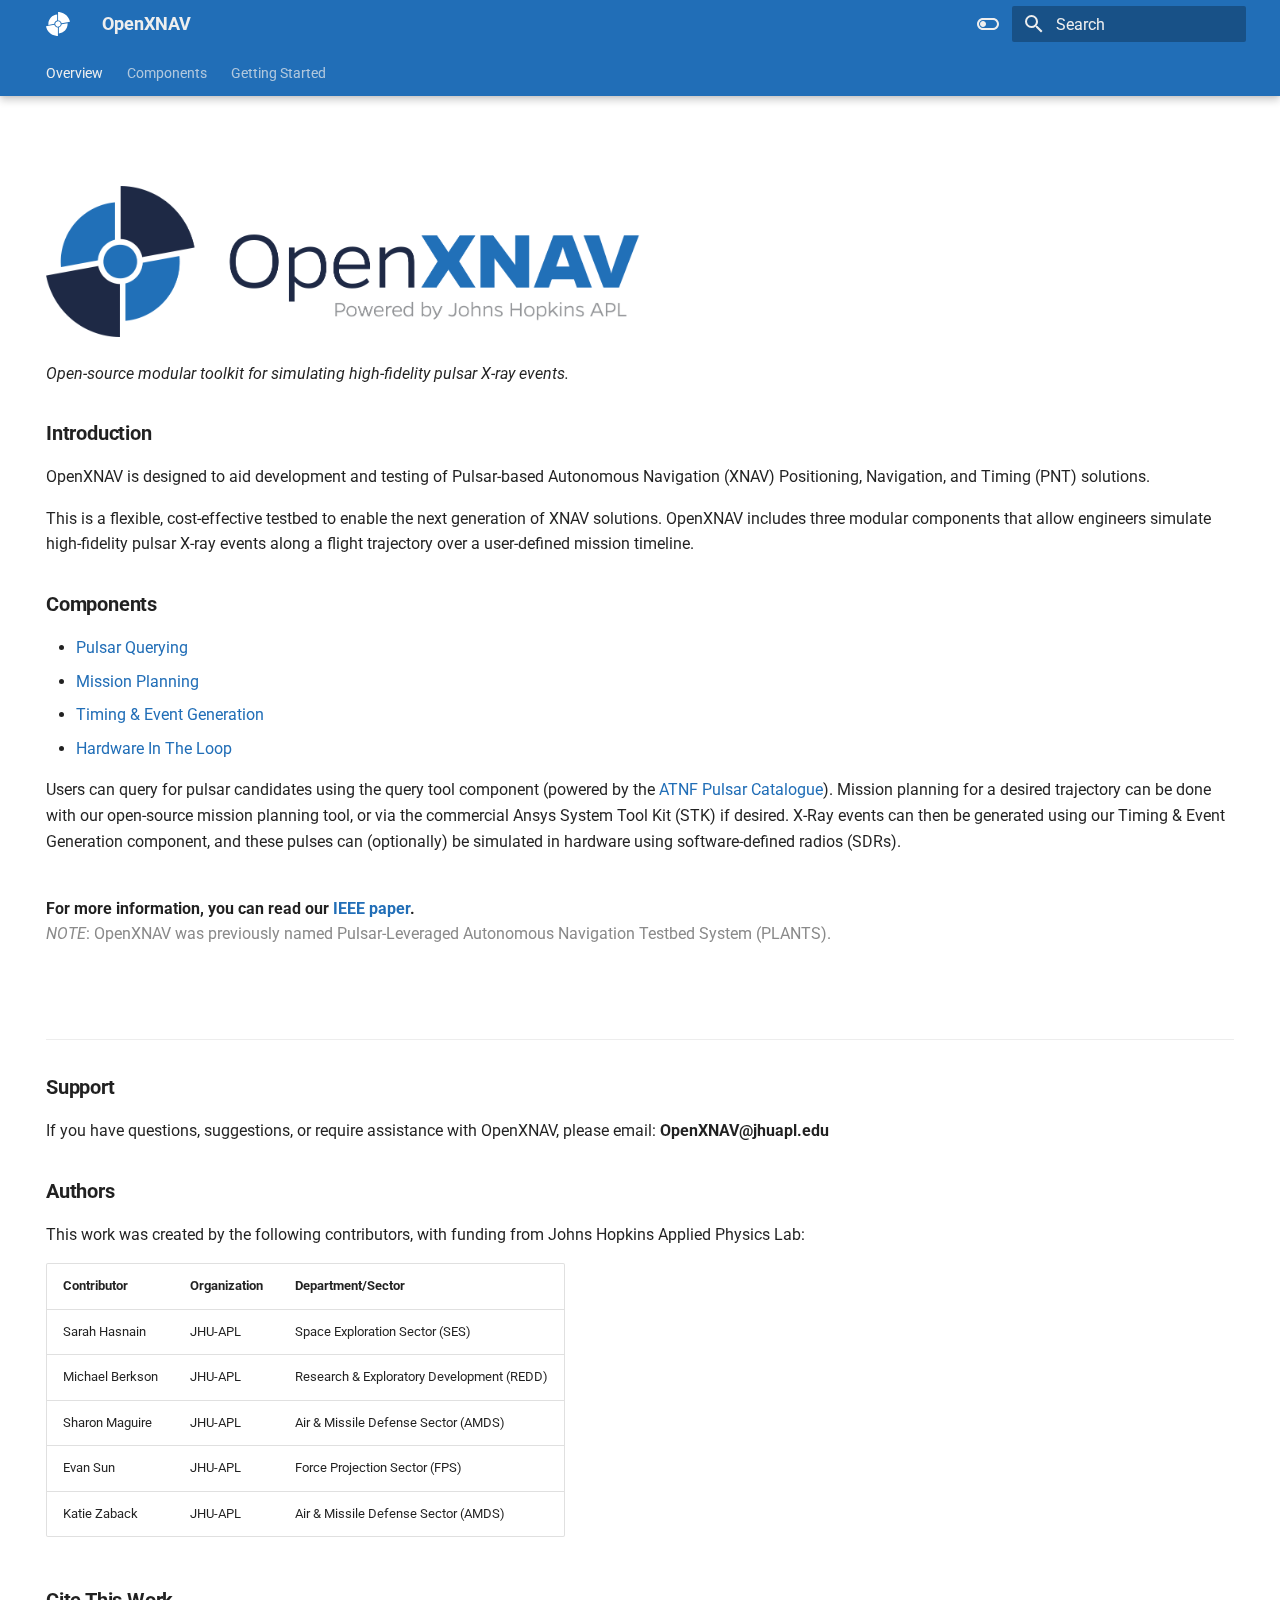
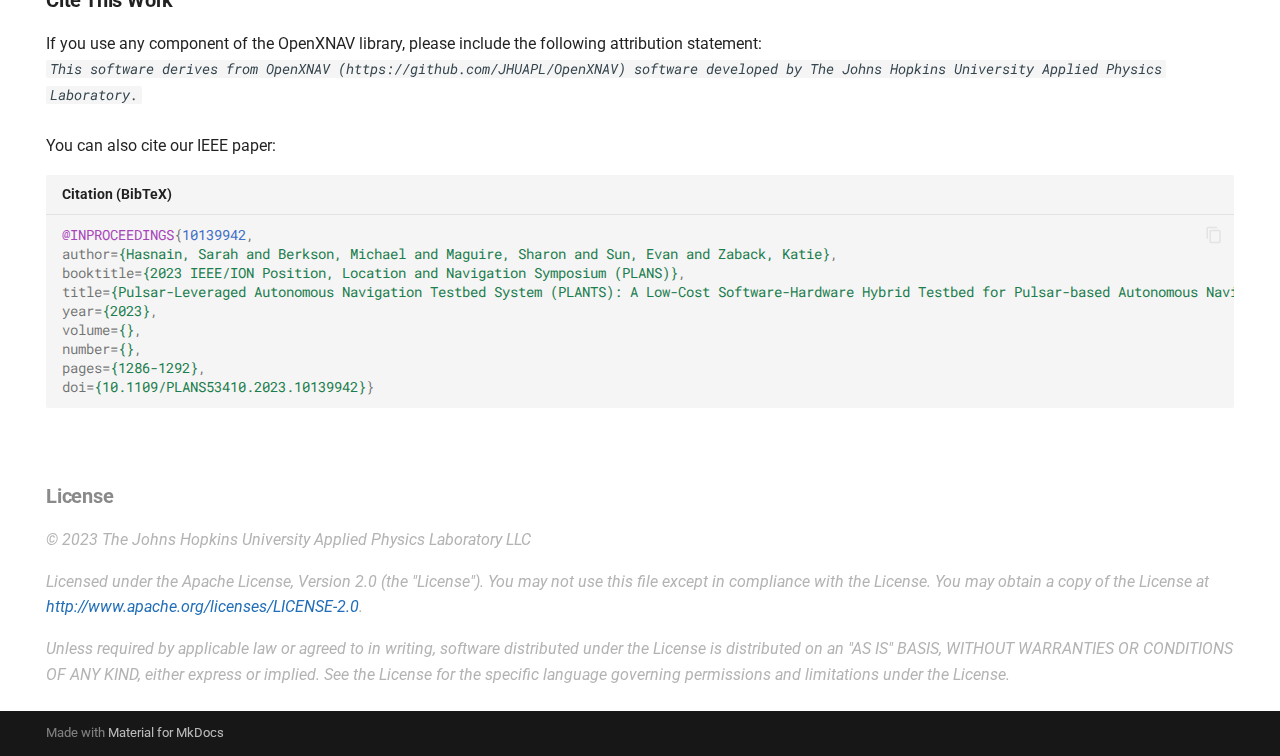
<file: index.html>
<!doctype html>
<html lang="en" class="no-js">
  <head>
    
      <meta charset="utf-8">
      <meta name="viewport" content="width=device-width,initial-scale=1">
      
      
      
      
      
        <link rel="next" href="components/">
      
      
      <link rel="icon" href="assets/images/favicon.png">
      <meta name="generator" content="mkdocs-1.5.3, mkdocs-material-9.4.6">
    
    
      
        <title>OpenXNAV</title>
      
    
    
      <link rel="stylesheet" href="assets/stylesheets/main.35e1ed30.min.css">
      
        
        <link rel="stylesheet" href="assets/stylesheets/palette.356b1318.min.css">
      
      
  
  
    
    
  
    
    
  
    
    
  
    
    
  
    
    
  
    
    
  
    
    
  
    
    
  
    
    
  
    
    
  
    
    
  
  
  <style>:root{--md-admonition-icon--note:url('data:image/svg+xml;charset=utf-8,<svg xmlns="http://www.w3.org/2000/svg" viewBox="0 0 16 16"><path d="M1 7.775V2.75C1 1.784 1.784 1 2.75 1h5.025c.464 0 .91.184 1.238.513l6.25 6.25a1.75 1.75 0 0 1 0 2.474l-5.026 5.026a1.75 1.75 0 0 1-2.474 0l-6.25-6.25A1.752 1.752 0 0 1 1 7.775Zm1.5 0c0 .066.026.13.073.177l6.25 6.25a.25.25 0 0 0 .354 0l5.025-5.025a.25.25 0 0 0 0-.354l-6.25-6.25a.25.25 0 0 0-.177-.073H2.75a.25.25 0 0 0-.25.25ZM6 5a1 1 0 1 1 0 2 1 1 0 0 1 0-2Z"/></svg>');--md-admonition-icon--info:url('data:image/svg+xml;charset=utf-8,<svg xmlns="http://www.w3.org/2000/svg" viewBox="0 0 16 16"><path d="M0 8a8 8 0 1 1 16 0A8 8 0 0 1 0 8Zm8-6.5a6.5 6.5 0 1 0 0 13 6.5 6.5 0 0 0 0-13ZM6.5 7.75A.75.75 0 0 1 7.25 7h1a.75.75 0 0 1 .75.75v2.75h.25a.75.75 0 0 1 0 1.5h-2a.75.75 0 0 1 0-1.5h.25v-2h-.25a.75.75 0 0 1-.75-.75ZM8 6a1 1 0 1 1 0-2 1 1 0 0 1 0 2Z"/></svg>');--md-admonition-icon--tip:url('data:image/svg+xml;charset=utf-8,<svg xmlns="http://www.w3.org/2000/svg" viewBox="0 0 16 16"><path d="M8.834.066c.763.087 1.5.295 2.01.884.505.581.656 1.378.656 2.3 0 .467-.087 1.119-.157 1.637L11.328 5h1.422c.603 0 1.174.085 1.668.333.508.254.911.679 1.137 1.2.453.998.438 2.447.188 4.316l-.04.306c-.105.79-.195 1.473-.313 2.033-.131.63-.315 1.209-.668 1.672C13.97 15.847 12.706 16 11 16c-1.848 0-3.234-.333-4.388-.653-.165-.045-.323-.09-.475-.133-.658-.186-1.2-.34-1.725-.415A1.75 1.75 0 0 1 2.75 16h-1A1.75 1.75 0 0 1 0 14.25v-7.5C0 5.784.784 5 1.75 5h1a1.75 1.75 0 0 1 1.514.872c.258-.105.59-.268.918-.508C5.853 4.874 6.5 4.079 6.5 2.75v-.5c0-1.202.994-2.337 2.334-2.184ZM4.5 13.3c.705.088 1.39.284 2.072.478l.441.125c1.096.305 2.334.598 3.987.598 1.794 0 2.28-.223 2.528-.549.147-.193.276-.505.394-1.07.105-.502.188-1.124.295-1.93l.04-.3c.25-1.882.189-2.933-.068-3.497a.921.921 0 0 0-.442-.48c-.208-.104-.52-.174-.997-.174H11c-.686 0-1.295-.577-1.206-1.336.023-.192.05-.39.076-.586.065-.488.13-.97.13-1.328 0-.809-.144-1.15-.288-1.316-.137-.158-.402-.304-1.048-.378C8.357 1.521 8 1.793 8 2.25v.5c0 1.922-.978 3.128-1.933 3.825a5.831 5.831 0 0 1-1.567.81ZM2.75 6.5h-1a.25.25 0 0 0-.25.25v7.5c0 .138.112.25.25.25h1a.25.25 0 0 0 .25-.25v-7.5a.25.25 0 0 0-.25-.25Z"/></svg>');--md-admonition-icon--success:url('data:image/svg+xml;charset=utf-8,<svg xmlns="http://www.w3.org/2000/svg" viewBox="0 0 16 16"><path d="M13.78 4.22a.75.75 0 0 1 0 1.06l-7.25 7.25a.75.75 0 0 1-1.06 0L2.22 9.28a.751.751 0 0 1 .018-1.042.751.751 0 0 1 1.042-.018L6 10.94l6.72-6.72a.75.75 0 0 1 1.06 0Z"/></svg>');--md-admonition-icon--question:url('data:image/svg+xml;charset=utf-8,<svg xmlns="http://www.w3.org/2000/svg" viewBox="0 0 16 16"><path d="M0 8a8 8 0 1 1 16 0A8 8 0 0 1 0 8Zm8-6.5a6.5 6.5 0 1 0 0 13 6.5 6.5 0 0 0 0-13ZM6.92 6.085h.001a.749.749 0 1 1-1.342-.67c.169-.339.436-.701.849-.977C6.845 4.16 7.369 4 8 4a2.756 2.756 0 0 1 1.637.525c.503.377.863.965.863 1.725 0 .448-.115.83-.329 1.15-.205.307-.47.513-.692.662-.109.072-.22.138-.313.195l-.006.004a6.24 6.24 0 0 0-.26.16.952.952 0 0 0-.276.245.75.75 0 0 1-1.248-.832c.184-.264.42-.489.692-.661.103-.067.207-.132.313-.195l.007-.004c.1-.061.182-.11.258-.161a.969.969 0 0 0 .277-.245C8.96 6.514 9 6.427 9 6.25a.612.612 0 0 0-.262-.525A1.27 1.27 0 0 0 8 5.5c-.369 0-.595.09-.74.187a1.01 1.01 0 0 0-.34.398ZM9 11a1 1 0 1 1-2 0 1 1 0 0 1 2 0Z"/></svg>');--md-admonition-icon--warning:url('data:image/svg+xml;charset=utf-8,<svg xmlns="http://www.w3.org/2000/svg" viewBox="0 0 16 16"><path d="M6.457 1.047c.659-1.234 2.427-1.234 3.086 0l6.082 11.378A1.75 1.75 0 0 1 14.082 15H1.918a1.75 1.75 0 0 1-1.543-2.575Zm1.763.707a.25.25 0 0 0-.44 0L1.698 13.132a.25.25 0 0 0 .22.368h12.164a.25.25 0 0 0 .22-.368Zm.53 3.996v2.5a.75.75 0 0 1-1.5 0v-2.5a.75.75 0 0 1 1.5 0ZM9 11a1 1 0 1 1-2 0 1 1 0 0 1 2 0Z"/></svg>');--md-admonition-icon--failure:url('data:image/svg+xml;charset=utf-8,<svg xmlns="http://www.w3.org/2000/svg" viewBox="0 0 16 16"><path d="M2.344 2.343h-.001a8 8 0 0 1 11.314 11.314A8.002 8.002 0 0 1 .234 10.089a8 8 0 0 1 2.11-7.746Zm1.06 10.253a6.5 6.5 0 1 0 9.108-9.275 6.5 6.5 0 0 0-9.108 9.275ZM6.03 4.97 8 6.94l1.97-1.97a.749.749 0 0 1 1.275.326.749.749 0 0 1-.215.734L9.06 8l1.97 1.97a.749.749 0 0 1-.326 1.275.749.749 0 0 1-.734-.215L8 9.06l-1.97 1.97a.749.749 0 0 1-1.275-.326.749.749 0 0 1 .215-.734L6.94 8 4.97 6.03a.751.751 0 0 1 .018-1.042.751.751 0 0 1 1.042-.018Z"/></svg>');--md-admonition-icon--danger:url('data:image/svg+xml;charset=utf-8,<svg xmlns="http://www.w3.org/2000/svg" viewBox="0 0 16 16"><path d="M9.504.43a1.516 1.516 0 0 1 2.437 1.713L10.415 5.5h2.123c1.57 0 2.346 1.909 1.22 3.004l-7.34 7.142a1.249 1.249 0 0 1-.871.354h-.302a1.25 1.25 0 0 1-1.157-1.723L5.633 10.5H3.462c-1.57 0-2.346-1.909-1.22-3.004L9.503.429Zm1.047 1.074L3.286 8.571A.25.25 0 0 0 3.462 9H6.75a.75.75 0 0 1 .694 1.034l-1.713 4.188 6.982-6.793A.25.25 0 0 0 12.538 7H9.25a.75.75 0 0 1-.683-1.06l2.008-4.418.003-.006a.036.036 0 0 0-.004-.009l-.006-.006-.008-.001c-.003 0-.006.002-.009.004Z"/></svg>');--md-admonition-icon--bug:url('data:image/svg+xml;charset=utf-8,<svg xmlns="http://www.w3.org/2000/svg" viewBox="0 0 16 16"><path d="M4.72.22a.75.75 0 0 1 1.06 0l1 .999a3.488 3.488 0 0 1 2.441 0l.999-1a.748.748 0 0 1 1.265.332.75.75 0 0 1-.205.729l-.775.776c.616.63.995 1.493.995 2.444v.327c0 .1-.009.197-.025.292.408.14.764.392 1.029.722l1.968-.787a.75.75 0 0 1 .556 1.392L13 7.258V9h2.25a.75.75 0 0 1 0 1.5H13v.5c0 .409-.049.806-.141 1.186l2.17.868a.75.75 0 0 1-.557 1.392l-2.184-.873A4.997 4.997 0 0 1 8 16a4.997 4.997 0 0 1-4.288-2.427l-2.183.873a.75.75 0 0 1-.558-1.392l2.17-.868A5.036 5.036 0 0 1 3 11v-.5H.75a.75.75 0 0 1 0-1.5H3V7.258L.971 6.446a.75.75 0 0 1 .558-1.392l1.967.787c.265-.33.62-.583 1.03-.722a1.677 1.677 0 0 1-.026-.292V4.5c0-.951.38-1.814.995-2.444L4.72 1.28a.75.75 0 0 1 0-1.06Zm.53 6.28a.75.75 0 0 0-.75.75V11a3.5 3.5 0 1 0 7 0V7.25a.75.75 0 0 0-.75-.75ZM6.173 5h3.654A.172.172 0 0 0 10 4.827V4.5a2 2 0 1 0-4 0v.327c0 .096.077.173.173.173Z"/></svg>');--md-admonition-icon--example:url('data:image/svg+xml;charset=utf-8,<svg xmlns="http://www.w3.org/2000/svg" viewBox="0 0 16 16"><path d="M11.013 1.427a1.75 1.75 0 0 1 2.474 0l1.086 1.086a1.75 1.75 0 0 1 0 2.474l-8.61 8.61c-.21.21-.47.364-.756.445l-3.251.93a.75.75 0 0 1-.927-.928l.929-3.25c.081-.286.235-.547.445-.758l8.61-8.61Zm.176 4.823L9.75 4.81l-6.286 6.287a.253.253 0 0 0-.064.108l-.558 1.953 1.953-.558a.253.253 0 0 0 .108-.064Zm1.238-3.763a.25.25 0 0 0-.354 0L10.811 3.75l1.439 1.44 1.263-1.263a.25.25 0 0 0 0-.354Z"/></svg>');--md-admonition-icon--quote:url('data:image/svg+xml;charset=utf-8,<svg xmlns="http://www.w3.org/2000/svg" viewBox="0 0 16 16"><path d="M1.75 2.5h10.5a.75.75 0 0 1 0 1.5H1.75a.75.75 0 0 1 0-1.5Zm4 5h8.5a.75.75 0 0 1 0 1.5h-8.5a.75.75 0 0 1 0-1.5Zm0 5h8.5a.75.75 0 0 1 0 1.5h-8.5a.75.75 0 0 1 0-1.5ZM2.5 7.75v6a.75.75 0 0 1-1.5 0v-6a.75.75 0 0 1 1.5 0Z"/></svg>');}</style>



    
    
      
    
    
      
        
        
        <link rel="preconnect" href="https://fonts.gstatic.com" crossorigin>
        <link rel="stylesheet" href="https://fonts.googleapis.com/css?family=Roboto:300,300i,400,400i,700,700i%7CRoboto+Mono:400,400i,700,700i&display=fallback">
        <style>:root{--md-text-font:"Roboto";--md-code-font:"Roboto Mono"}</style>
      
    
    
      <link rel="stylesheet" href="stylesheets/extra.css">
    
    <script>__md_scope=new URL(".",location),__md_hash=e=>[...e].reduce((e,_)=>(e<<5)-e+_.charCodeAt(0),0),__md_get=(e,_=localStorage,t=__md_scope)=>JSON.parse(_.getItem(t.pathname+"."+e)),__md_set=(e,_,t=localStorage,a=__md_scope)=>{try{t.setItem(a.pathname+"."+e,JSON.stringify(_))}catch(e){}}</script>
    
      

    
    
    
  </head>
  
  
    
    
      
    
    
    
    
    <body dir="ltr" data-md-color-scheme="default" data-md-color-primary="custom" data-md-color-accent="custom">
  
    
    
      <script>var palette=__md_get("__palette");if(palette&&"object"==typeof palette.color)for(var key of Object.keys(palette.color))document.body.setAttribute("data-md-color-"+key,palette.color[key])</script>
    
    <input class="md-toggle" data-md-toggle="drawer" type="checkbox" id="__drawer" autocomplete="off">
    <input class="md-toggle" data-md-toggle="search" type="checkbox" id="__search" autocomplete="off">
    <label class="md-overlay" for="__drawer"></label>
    <div data-md-component="skip">
      
        
        <a href="#_1" class="md-skip">
          Skip to content
        </a>
      
    </div>
    <div data-md-component="announce">
      
    </div>
    
    
      

  

<header class="md-header md-header--shadow md-header--lifted" data-md-component="header">
  <nav class="md-header__inner md-grid" aria-label="Header">
    <a href="." title="OpenXNAV" class="md-header__button md-logo" aria-label="OpenXNAV" data-md-component="logo">
      
  <img src="assets/images/logo/svg/23-03611_OpenXNav_White-icon.svg" alt="logo">

    </a>
    <label class="md-header__button md-icon" for="__drawer">
      
      <svg xmlns="http://www.w3.org/2000/svg" viewBox="0 0 24 24"><path d="M3 6h18v2H3V6m0 5h18v2H3v-2m0 5h18v2H3v-2Z"/></svg>
    </label>
    <div class="md-header__title" data-md-component="header-title">
      <div class="md-header__ellipsis">
        <div class="md-header__topic">
          <span class="md-ellipsis">
            OpenXNAV
          </span>
        </div>
        <div class="md-header__topic" data-md-component="header-topic">
          <span class="md-ellipsis">
            
              Overview
            
          </span>
        </div>
      </div>
    </div>
    
      
        <form class="md-header__option" data-md-component="palette">
  
    
    
    
    <input class="md-option" data-md-color-media="" data-md-color-scheme="default" data-md-color-primary="custom" data-md-color-accent="custom"  aria-label="Switch to dark mode"  type="radio" name="__palette" id="__palette_1">
    
      <label class="md-header__button md-icon" title="Switch to dark mode" for="__palette_2" hidden>
        <svg xmlns="http://www.w3.org/2000/svg" viewBox="0 0 24 24"><path d="M17 6H7c-3.31 0-6 2.69-6 6s2.69 6 6 6h10c3.31 0 6-2.69 6-6s-2.69-6-6-6zm0 10H7c-2.21 0-4-1.79-4-4s1.79-4 4-4h10c2.21 0 4 1.79 4 4s-1.79 4-4 4zM7 9c-1.66 0-3 1.34-3 3s1.34 3 3 3 3-1.34 3-3-1.34-3-3-3z"/></svg>
      </label>
    
  
    
    
    
    <input class="md-option" data-md-color-media="" data-md-color-scheme="slate" data-md-color-primary="custom" data-md-color-accent="custom"  aria-label="Switch to light mode"  type="radio" name="__palette" id="__palette_2">
    
      <label class="md-header__button md-icon" title="Switch to light mode" for="__palette_1" hidden>
        <svg xmlns="http://www.w3.org/2000/svg" viewBox="0 0 24 24"><path d="M17 7H7a5 5 0 0 0-5 5 5 5 0 0 0 5 5h10a5 5 0 0 0 5-5 5 5 0 0 0-5-5m0 8a3 3 0 0 1-3-3 3 3 0 0 1 3-3 3 3 0 0 1 3 3 3 3 0 0 1-3 3Z"/></svg>
      </label>
    
  
</form>
      
    
    
    
      <label class="md-header__button md-icon" for="__search">
        
        <svg xmlns="http://www.w3.org/2000/svg" viewBox="0 0 24 24"><path d="M9.5 3A6.5 6.5 0 0 1 16 9.5c0 1.61-.59 3.09-1.56 4.23l.27.27h.79l5 5-1.5 1.5-5-5v-.79l-.27-.27A6.516 6.516 0 0 1 9.5 16 6.5 6.5 0 0 1 3 9.5 6.5 6.5 0 0 1 9.5 3m0 2C7 5 5 7 5 9.5S7 14 9.5 14 14 12 14 9.5 12 5 9.5 5Z"/></svg>
      </label>
      <div class="md-search" data-md-component="search" role="dialog">
  <label class="md-search__overlay" for="__search"></label>
  <div class="md-search__inner" role="search">
    <form class="md-search__form" name="search">
      <input type="text" class="md-search__input" name="query" aria-label="Search" placeholder="Search" autocapitalize="off" autocorrect="off" autocomplete="off" spellcheck="false" data-md-component="search-query" required>
      <label class="md-search__icon md-icon" for="__search">
        
        <svg xmlns="http://www.w3.org/2000/svg" viewBox="0 0 24 24"><path d="M9.5 3A6.5 6.5 0 0 1 16 9.5c0 1.61-.59 3.09-1.56 4.23l.27.27h.79l5 5-1.5 1.5-5-5v-.79l-.27-.27A6.516 6.516 0 0 1 9.5 16 6.5 6.5 0 0 1 3 9.5 6.5 6.5 0 0 1 9.5 3m0 2C7 5 5 7 5 9.5S7 14 9.5 14 14 12 14 9.5 12 5 9.5 5Z"/></svg>
        
        <svg xmlns="http://www.w3.org/2000/svg" viewBox="0 0 24 24"><path d="M20 11v2H8l5.5 5.5-1.42 1.42L4.16 12l7.92-7.92L13.5 5.5 8 11h12Z"/></svg>
      </label>
      <nav class="md-search__options" aria-label="Search">
        
        <button type="reset" class="md-search__icon md-icon" title="Clear" aria-label="Clear" tabindex="-1">
          
          <svg xmlns="http://www.w3.org/2000/svg" viewBox="0 0 24 24"><path d="M19 6.41 17.59 5 12 10.59 6.41 5 5 6.41 10.59 12 5 17.59 6.41 19 12 13.41 17.59 19 19 17.59 13.41 12 19 6.41Z"/></svg>
        </button>
      </nav>
      
    </form>
    <div class="md-search__output">
      <div class="md-search__scrollwrap" data-md-scrollfix>
        <div class="md-search-result" data-md-component="search-result">
          <div class="md-search-result__meta">
            Initializing search
          </div>
          <ol class="md-search-result__list" role="presentation"></ol>
        </div>
      </div>
    </div>
  </div>
</div>
    
    
  </nav>
  
    
      
<nav class="md-tabs" aria-label="Tabs" data-md-component="tabs">
  <div class="md-grid">
    <ul class="md-tabs__list">
      
        
  
  
    
  
  
    <li class="md-tabs__item md-tabs__item--active">
      <a href="." class="md-tabs__link">
        
  
    
  
  Overview

      </a>
    </li>
  

      
        
  
  
  
    <li class="md-tabs__item">
      <a href="components/" class="md-tabs__link">
        
  
    
  
  Components

      </a>
    </li>
  

      
        
  
  
  
    
    
      <li class="md-tabs__item">
        <a href="components/1__pulsar_querying/pq_overview/" class="md-tabs__link">
          
  
  Getting Started

        </a>
      </li>
    
  

      
    </ul>
  </div>
</nav>
    
  
</header>
    
    <div class="md-container" data-md-component="container">
      
      
        
      
      <main class="md-main" data-md-component="main">
        <div class="md-main__inner md-grid">
          
            
              
                
              
              <div class="md-sidebar md-sidebar--primary" data-md-component="sidebar" data-md-type="navigation" hidden>
                <div class="md-sidebar__scrollwrap">
                  <div class="md-sidebar__inner">
                    


  


  

<nav class="md-nav md-nav--primary md-nav--lifted md-nav--integrated" aria-label="Navigation" data-md-level="0">
  <label class="md-nav__title" for="__drawer">
    <a href="." title="OpenXNAV" class="md-nav__button md-logo" aria-label="OpenXNAV" data-md-component="logo">
      
  <img src="assets/images/logo/svg/23-03611_OpenXNav_White-icon.svg" alt="logo">

    </a>
    OpenXNAV
  </label>
  
  <ul class="md-nav__list" data-md-scrollfix>
    
      
      
  
  
    
  
  
    <li class="md-nav__item md-nav__item--active">
      
      <input class="md-nav__toggle md-toggle" type="checkbox" id="__toc">
      
      
        
      
      
        <label class="md-nav__link md-nav__link--active" for="__toc">
          
  
  <span class="md-ellipsis">
    Overview
  </span>
  

          <span class="md-nav__icon md-icon"></span>
        </label>
      
      <a href="." class="md-nav__link md-nav__link--active">
        
  
  <span class="md-ellipsis">
    Overview
  </span>
  

      </a>
      
        

<nav class="md-nav md-nav--secondary" aria-label="Table of contents">
  
  
  
    
  
  
    <label class="md-nav__title" for="__toc">
      <span class="md-nav__icon md-icon"></span>
      Table of contents
    </label>
    <ul class="md-nav__list" data-md-component="toc" data-md-scrollfix>
      
        <li class="md-nav__item">
  <a href="#introduction" class="md-nav__link">
    Introduction
  </a>
  
</li>
      
        <li class="md-nav__item">
  <a href="#components" class="md-nav__link">
    Components
  </a>
  
</li>
      
        <li class="md-nav__item">
  <a href="#support" class="md-nav__link">
    Support
  </a>
  
</li>
      
        <li class="md-nav__item">
  <a href="#authors" class="md-nav__link">
    Authors
  </a>
  
</li>
      
        <li class="md-nav__item">
  <a href="#cite-this-work" class="md-nav__link">
    Cite This Work
  </a>
  
</li>
      
        <li class="md-nav__item">
  <a href="#license" class="md-nav__link">
    License
  </a>
  
</li>
      
    </ul>
  
</nav>
      
    </li>
  

    
      
      
  
  
  
    <li class="md-nav__item">
      <a href="components/" class="md-nav__link">
        
  
  <span class="md-ellipsis">
    Components
  </span>
  

      </a>
    </li>
  

    
      
      
  
  
  
    
    
    
    
    
      
      
    
    <li class="md-nav__item md-nav__item--section md-nav__item--nested">
      
        
        
        
          
        
        <input class="md-nav__toggle md-toggle md-toggle--indeterminate" type="checkbox" id="__nav_3" >
        
          
          <label class="md-nav__link" for="__nav_3" id="__nav_3_label" tabindex="">
            
  
  <span class="md-ellipsis">
    Getting Started
  </span>
  

            <span class="md-nav__icon md-icon"></span>
          </label>
        
        <nav class="md-nav" data-md-level="1" aria-labelledby="__nav_3_label" aria-expanded="false">
          <label class="md-nav__title" for="__nav_3">
            <span class="md-nav__icon md-icon"></span>
            Getting Started
          </label>
          <ul class="md-nav__list" data-md-scrollfix>
            
              
                
  
  
  
    <li class="md-nav__item">
      <a href="components/1__pulsar_querying/pq_overview/" class="md-nav__link">
        
  
  <span class="md-ellipsis">
    Pulsar Querying
  </span>
  

      </a>
    </li>
  

              
            
              
                
  
  
  
    <li class="md-nav__item">
      <a href="components/2__mission_planning/mp_overview/" class="md-nav__link">
        
  
  <span class="md-ellipsis">
    Mission Planning
  </span>
  

      </a>
    </li>
  

              
            
              
                
  
  
  
    <li class="md-nav__item">
      <a href="components/3__custom_event_generation/ceg_overview/" class="md-nav__link">
        
  
  <span class="md-ellipsis">
    Timing & Event Generation
  </span>
  

      </a>
    </li>
  

              
            
          </ul>
        </nav>
      
    </li>
  

    
  </ul>
</nav>
                  </div>
                </div>
              </div>
            
            
          
          
            <div class="md-content" data-md-component="content">
              <article class="md-content__inner md-typeset">
                
                  


<h1 id="_1"></h1>
<p><img alt="OpenXNAV Logo" src="assets/images/logo/png/23-03611_OpenXNav_Color-full.png#only-light" width="50%" />
<img alt="OpenXNAV Logo" src="assets/images/logo/png/23-03611_OpenXNav_White-lightblue-full.png#only-dark" width="50%" /></p>
<p><em>Open-source modular toolkit for simulating high-fidelity pulsar X-ray events.</em> </p>
<h3 id="introduction"><strong>Introduction</strong></h3>
<p>OpenXNAV is designed to aid development and testing of Pulsar-based Autonomous Navigation (XNAV) Positioning, Navigation, and Timing (PNT) solutions.</p>
<p>This is a flexible, cost-effective testbed to enable the next generation of XNAV solutions. OpenXNAV includes three modular components that allow engineers simulate high-fidelity pulsar X-ray events along a flight trajectory over a user-defined mission timeline.
<br /></p>
<h3 id="components"><strong>Components</strong></h3>
<ul>
<li><a href="components/1__pulsar_querying/pq_overview/">Pulsar Querying</a></li>
<li><a href="components/2__mission_planning/mp_overview/">Mission Planning</a></li>
<li><a href="components/3__custom_event_generation/ceg_overview/">Timing &amp; Event Generation</a></li>
<li><a href="components/3__custom_event_generation/ceg_overview/#hardware-in-the-loop-sdrs">Hardware In The Loop</a>
<br /></li>
</ul>
<p>Users can query for pulsar candidates using the query tool component (powered by the <a href="https://www.atnf.csiro.au/research/pulsar/psrcat/">ATNF Pulsar Catalogue</a>). Mission planning for a desired trajectory can be done with our open-source mission planning tool, or via the commercial Ansys System Tool Kit (STK) if desired. X-Ray events can then be generated using our Timing &amp; Event Generation component, and these pulses can (optionally) be simulated in hardware using software-defined radios (SDRs). 
<br />
<br /></p>
<p><strong>For more information, you can read our <a href="https://ieeexplore.ieee.org/document/10139942">IEEE paper</a>.</strong> <br />
<font color="#8a8a8a"><em>NOTE</em>: OpenXNAV was previously named Pulsar-Leveraged Autonomous Navigation Testbed System (PLANTS).</font></p>
<p><br /> 
<br /> </p>
<hr />
<h3 id="support"><strong>Support</strong></h3>
<p>If you have questions, suggestions, or require assistance with OpenXNAV, please email: <strong>OpenXNAV@jhuapl.edu</strong></p>
<h3 id="authors"><strong>Authors</strong></h3>
<p>This work was created by the following contributors, with funding from Johns Hopkins Applied Physics Lab:</p>
<table>
<thead>
<tr>
<th>Contributor</th>
<th>Organization</th>
<th>Department/Sector</th>
</tr>
</thead>
<tbody>
<tr>
<td>Sarah Hasnain</td>
<td>JHU-APL</td>
<td>Space Exploration Sector (SES)</td>
</tr>
<tr>
<td>Michael Berkson</td>
<td>JHU-APL</td>
<td>Research &amp; Exploratory Development (REDD)</td>
</tr>
<tr>
<td>Sharon Maguire</td>
<td>JHU-APL</td>
<td>Air &amp; Missile Defense Sector (AMDS)</td>
</tr>
<tr>
<td>Evan Sun</td>
<td>JHU-APL</td>
<td>Force Projection Sector (FPS)</td>
</tr>
<tr>
<td>Katie Zaback</td>
<td>JHU-APL</td>
<td>Air &amp; Missile Defense Sector (AMDS)</td>
</tr>
</tbody>
</table>
<h3 id="cite-this-work"><strong>Cite This Work</strong></h3>
<p>If you use any component of the OpenXNAV library, please include the following attribution statement: <br /> 
<em><code>This software derives from OpenXNAV (https://github.com/JHUAPL/OpenXNAV) software developed by The Johns Hopkins University Applied Physics Laboratory.</code></em>
<br />
<br />
You can also cite our IEEE paper: <br />
<div class="language-BibTeX highlight"><span class="filename">Citation (BibTeX)</span><pre><span></span><code><span id="__span-0-1"><a id="__codelineno-0-1" name="__codelineno-0-1" href="#__codelineno-0-1"></a><span class="nc">@INPROCEEDINGS</span><span class="p">{</span><span class="nl">10139942</span><span class="p">,</span><span class="w"> </span>
</span><span id="__span-0-2"><a id="__codelineno-0-2" name="__codelineno-0-2" href="#__codelineno-0-2"></a><span class="na">author</span><span class="p">=</span><span class="s">{Hasnain, Sarah and Berkson, Michael and Maguire, Sharon and Sun, Evan and Zaback, Katie}</span><span class="p">,</span>
</span><span id="__span-0-3"><a id="__codelineno-0-3" name="__codelineno-0-3" href="#__codelineno-0-3"></a><span class="na">booktitle</span><span class="p">=</span><span class="s">{2023 IEEE/ION Position, Location and Navigation Symposium (PLANS)}</span><span class="p">,</span>
</span><span id="__span-0-4"><a id="__codelineno-0-4" name="__codelineno-0-4" href="#__codelineno-0-4"></a><span class="na">title</span><span class="p">=</span><span class="s">{Pulsar-Leveraged Autonomous Navigation Testbed System (PLANTS): A Low-Cost Software-Hardware Hybrid Testbed for Pulsar-based Autonomous Navigation (XNAV) Positioning, Navigation, and Timing (PNT) Solutions}</span><span class="p">,</span><span class="w"> </span>
</span><span id="__span-0-5"><a id="__codelineno-0-5" name="__codelineno-0-5" href="#__codelineno-0-5"></a><span class="na">year</span><span class="p">=</span><span class="s">{2023}</span><span class="p">,</span><span class="w"> </span>
</span><span id="__span-0-6"><a id="__codelineno-0-6" name="__codelineno-0-6" href="#__codelineno-0-6"></a><span class="na">volume</span><span class="p">=</span><span class="s">{}</span><span class="p">,</span><span class="w"> </span>
</span><span id="__span-0-7"><a id="__codelineno-0-7" name="__codelineno-0-7" href="#__codelineno-0-7"></a><span class="na">number</span><span class="p">=</span><span class="s">{}</span><span class="p">,</span><span class="w"> </span>
</span><span id="__span-0-8"><a id="__codelineno-0-8" name="__codelineno-0-8" href="#__codelineno-0-8"></a><span class="na">pages</span><span class="p">=</span><span class="s">{1286-1292}</span><span class="p">,</span><span class="w"> </span>
</span><span id="__span-0-9"><a id="__codelineno-0-9" name="__codelineno-0-9" href="#__codelineno-0-9"></a><span class="na">doi</span><span class="p">=</span><span class="s">{10.1109/PLANS53410.2023.10139942}</span><span class="p">}</span>
</span></code></pre></div></p>
<p><br /> </p>
<h3 id="license"><strong><font color="#8a8a8a">License</font></strong></h3>
<p><font color="#b3b3b3">
<em>© 2023 The Johns Hopkins University Applied Physics Laboratory LLC</em></p>
<p><em>Licensed under the Apache License, Version 2.0 (the "License"). You may not use this file except in compliance with the License. You may obtain a copy of the License at <a href="http://www.apache.org/licenses/LICENSE-2.0">http://www.apache.org/licenses/LICENSE-2.0</a>.</em></p>
<p><em>Unless required by applicable law or agreed to in writing, software distributed under the License is distributed
on an "AS IS" BASIS, WITHOUT WARRANTIES OR CONDITIONS OF ANY KIND, either express or implied.
See the License for the specific language governing permissions and limitations under the License.</em>
</font></p>



  



                
              </article>
            </div>
          
          
        </div>
        
          <button type="button" class="md-top md-icon" data-md-component="top" hidden>
  
  <svg xmlns="http://www.w3.org/2000/svg" viewBox="0 0 24 24"><path d="M13 20h-2V8l-5.5 5.5-1.42-1.42L12 4.16l7.92 7.92-1.42 1.42L13 8v12Z"/></svg>
  Back to top
</button>
        
      </main>
      
        <footer class="md-footer">
  
  <div class="md-footer-meta md-typeset">
    <div class="md-footer-meta__inner md-grid">
      <div class="md-copyright">
  
  
    Made with
    <a href="https://squidfunk.github.io/mkdocs-material/" target="_blank" rel="noopener">
      Material for MkDocs
    </a>
  
</div>
      
    </div>
  </div>
</footer>
      
    </div>
    <div class="md-dialog" data-md-component="dialog">
      <div class="md-dialog__inner md-typeset"></div>
    </div>
    
    
    <script id="__config" type="application/json">{"base": ".", "features": ["navigation.instant", "navigation.tabs", "navigation.tabs.sticky", "navigation.tracking", "navigation.expand", "navigation.path", "navigation.top", "toc.integrate", "content.code.copy"], "search": "assets/javascripts/workers/search.f886a092.min.js", "translations": {"clipboard.copied": "Copied to clipboard", "clipboard.copy": "Copy to clipboard", "search.result.more.one": "1 more on this page", "search.result.more.other": "# more on this page", "search.result.none": "No matching documents", "search.result.one": "1 matching document", "search.result.other": "# matching documents", "search.result.placeholder": "Type to start searching", "search.result.term.missing": "Missing", "select.version": "Select version"}}</script>
    
    
      <script src="assets/javascripts/bundle.aecac24b.min.js"></script>
      
    
  </body>
</html>
</file>
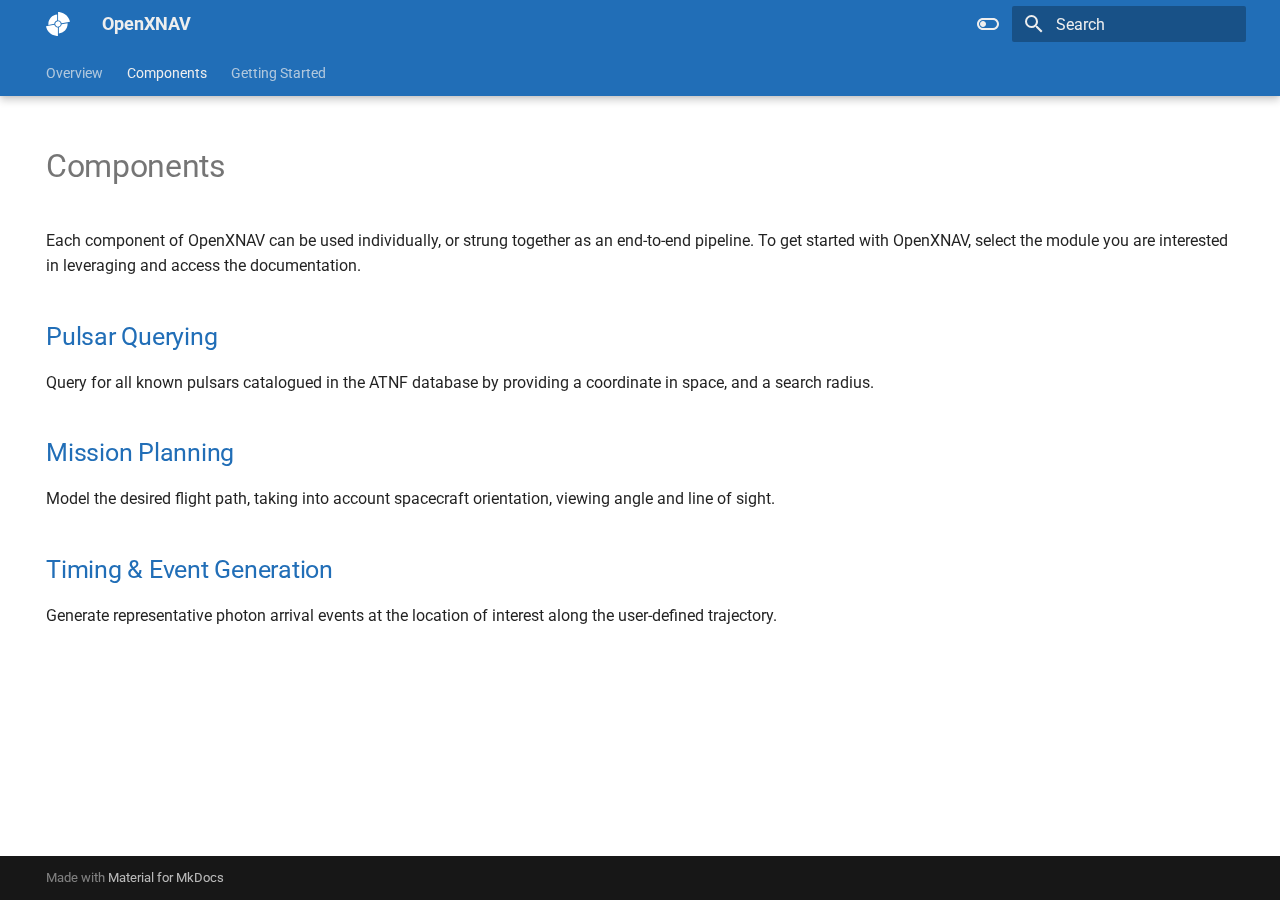
<file: components/index.html>
<!doctype html>
<html lang="en" class="no-js">
  <head>
    
      <meta charset="utf-8">
      <meta name="viewport" content="width=device-width,initial-scale=1">
      
      
      
      
        <link rel="prev" href="..">
      
      
        <link rel="next" href="1__pulsar_querying/pq_overview/">
      
      
      <link rel="icon" href="../assets/images/favicon.png">
      <meta name="generator" content="mkdocs-1.5.3, mkdocs-material-9.4.6">
    
    
      
        <title>Components - OpenXNAV</title>
      
    
    
      <link rel="stylesheet" href="../assets/stylesheets/main.35e1ed30.min.css">
      
        
        <link rel="stylesheet" href="../assets/stylesheets/palette.356b1318.min.css">
      
      
  
  
    
    
  
    
    
  
    
    
  
    
    
  
    
    
  
    
    
  
    
    
  
    
    
  
    
    
  
    
    
  
    
    
  
  
  <style>:root{--md-admonition-icon--note:url('data:image/svg+xml;charset=utf-8,<svg xmlns="http://www.w3.org/2000/svg" viewBox="0 0 16 16"><path d="M1 7.775V2.75C1 1.784 1.784 1 2.75 1h5.025c.464 0 .91.184 1.238.513l6.25 6.25a1.75 1.75 0 0 1 0 2.474l-5.026 5.026a1.75 1.75 0 0 1-2.474 0l-6.25-6.25A1.752 1.752 0 0 1 1 7.775Zm1.5 0c0 .066.026.13.073.177l6.25 6.25a.25.25 0 0 0 .354 0l5.025-5.025a.25.25 0 0 0 0-.354l-6.25-6.25a.25.25 0 0 0-.177-.073H2.75a.25.25 0 0 0-.25.25ZM6 5a1 1 0 1 1 0 2 1 1 0 0 1 0-2Z"/></svg>');--md-admonition-icon--info:url('data:image/svg+xml;charset=utf-8,<svg xmlns="http://www.w3.org/2000/svg" viewBox="0 0 16 16"><path d="M0 8a8 8 0 1 1 16 0A8 8 0 0 1 0 8Zm8-6.5a6.5 6.5 0 1 0 0 13 6.5 6.5 0 0 0 0-13ZM6.5 7.75A.75.75 0 0 1 7.25 7h1a.75.75 0 0 1 .75.75v2.75h.25a.75.75 0 0 1 0 1.5h-2a.75.75 0 0 1 0-1.5h.25v-2h-.25a.75.75 0 0 1-.75-.75ZM8 6a1 1 0 1 1 0-2 1 1 0 0 1 0 2Z"/></svg>');--md-admonition-icon--tip:url('data:image/svg+xml;charset=utf-8,<svg xmlns="http://www.w3.org/2000/svg" viewBox="0 0 16 16"><path d="M8.834.066c.763.087 1.5.295 2.01.884.505.581.656 1.378.656 2.3 0 .467-.087 1.119-.157 1.637L11.328 5h1.422c.603 0 1.174.085 1.668.333.508.254.911.679 1.137 1.2.453.998.438 2.447.188 4.316l-.04.306c-.105.79-.195 1.473-.313 2.033-.131.63-.315 1.209-.668 1.672C13.97 15.847 12.706 16 11 16c-1.848 0-3.234-.333-4.388-.653-.165-.045-.323-.09-.475-.133-.658-.186-1.2-.34-1.725-.415A1.75 1.75 0 0 1 2.75 16h-1A1.75 1.75 0 0 1 0 14.25v-7.5C0 5.784.784 5 1.75 5h1a1.75 1.75 0 0 1 1.514.872c.258-.105.59-.268.918-.508C5.853 4.874 6.5 4.079 6.5 2.75v-.5c0-1.202.994-2.337 2.334-2.184ZM4.5 13.3c.705.088 1.39.284 2.072.478l.441.125c1.096.305 2.334.598 3.987.598 1.794 0 2.28-.223 2.528-.549.147-.193.276-.505.394-1.07.105-.502.188-1.124.295-1.93l.04-.3c.25-1.882.189-2.933-.068-3.497a.921.921 0 0 0-.442-.48c-.208-.104-.52-.174-.997-.174H11c-.686 0-1.295-.577-1.206-1.336.023-.192.05-.39.076-.586.065-.488.13-.97.13-1.328 0-.809-.144-1.15-.288-1.316-.137-.158-.402-.304-1.048-.378C8.357 1.521 8 1.793 8 2.25v.5c0 1.922-.978 3.128-1.933 3.825a5.831 5.831 0 0 1-1.567.81ZM2.75 6.5h-1a.25.25 0 0 0-.25.25v7.5c0 .138.112.25.25.25h1a.25.25 0 0 0 .25-.25v-7.5a.25.25 0 0 0-.25-.25Z"/></svg>');--md-admonition-icon--success:url('data:image/svg+xml;charset=utf-8,<svg xmlns="http://www.w3.org/2000/svg" viewBox="0 0 16 16"><path d="M13.78 4.22a.75.75 0 0 1 0 1.06l-7.25 7.25a.75.75 0 0 1-1.06 0L2.22 9.28a.751.751 0 0 1 .018-1.042.751.751 0 0 1 1.042-.018L6 10.94l6.72-6.72a.75.75 0 0 1 1.06 0Z"/></svg>');--md-admonition-icon--question:url('data:image/svg+xml;charset=utf-8,<svg xmlns="http://www.w3.org/2000/svg" viewBox="0 0 16 16"><path d="M0 8a8 8 0 1 1 16 0A8 8 0 0 1 0 8Zm8-6.5a6.5 6.5 0 1 0 0 13 6.5 6.5 0 0 0 0-13ZM6.92 6.085h.001a.749.749 0 1 1-1.342-.67c.169-.339.436-.701.849-.977C6.845 4.16 7.369 4 8 4a2.756 2.756 0 0 1 1.637.525c.503.377.863.965.863 1.725 0 .448-.115.83-.329 1.15-.205.307-.47.513-.692.662-.109.072-.22.138-.313.195l-.006.004a6.24 6.24 0 0 0-.26.16.952.952 0 0 0-.276.245.75.75 0 0 1-1.248-.832c.184-.264.42-.489.692-.661.103-.067.207-.132.313-.195l.007-.004c.1-.061.182-.11.258-.161a.969.969 0 0 0 .277-.245C8.96 6.514 9 6.427 9 6.25a.612.612 0 0 0-.262-.525A1.27 1.27 0 0 0 8 5.5c-.369 0-.595.09-.74.187a1.01 1.01 0 0 0-.34.398ZM9 11a1 1 0 1 1-2 0 1 1 0 0 1 2 0Z"/></svg>');--md-admonition-icon--warning:url('data:image/svg+xml;charset=utf-8,<svg xmlns="http://www.w3.org/2000/svg" viewBox="0 0 16 16"><path d="M6.457 1.047c.659-1.234 2.427-1.234 3.086 0l6.082 11.378A1.75 1.75 0 0 1 14.082 15H1.918a1.75 1.75 0 0 1-1.543-2.575Zm1.763.707a.25.25 0 0 0-.44 0L1.698 13.132a.25.25 0 0 0 .22.368h12.164a.25.25 0 0 0 .22-.368Zm.53 3.996v2.5a.75.75 0 0 1-1.5 0v-2.5a.75.75 0 0 1 1.5 0ZM9 11a1 1 0 1 1-2 0 1 1 0 0 1 2 0Z"/></svg>');--md-admonition-icon--failure:url('data:image/svg+xml;charset=utf-8,<svg xmlns="http://www.w3.org/2000/svg" viewBox="0 0 16 16"><path d="M2.344 2.343h-.001a8 8 0 0 1 11.314 11.314A8.002 8.002 0 0 1 .234 10.089a8 8 0 0 1 2.11-7.746Zm1.06 10.253a6.5 6.5 0 1 0 9.108-9.275 6.5 6.5 0 0 0-9.108 9.275ZM6.03 4.97 8 6.94l1.97-1.97a.749.749 0 0 1 1.275.326.749.749 0 0 1-.215.734L9.06 8l1.97 1.97a.749.749 0 0 1-.326 1.275.749.749 0 0 1-.734-.215L8 9.06l-1.97 1.97a.749.749 0 0 1-1.275-.326.749.749 0 0 1 .215-.734L6.94 8 4.97 6.03a.751.751 0 0 1 .018-1.042.751.751 0 0 1 1.042-.018Z"/></svg>');--md-admonition-icon--danger:url('data:image/svg+xml;charset=utf-8,<svg xmlns="http://www.w3.org/2000/svg" viewBox="0 0 16 16"><path d="M9.504.43a1.516 1.516 0 0 1 2.437 1.713L10.415 5.5h2.123c1.57 0 2.346 1.909 1.22 3.004l-7.34 7.142a1.249 1.249 0 0 1-.871.354h-.302a1.25 1.25 0 0 1-1.157-1.723L5.633 10.5H3.462c-1.57 0-2.346-1.909-1.22-3.004L9.503.429Zm1.047 1.074L3.286 8.571A.25.25 0 0 0 3.462 9H6.75a.75.75 0 0 1 .694 1.034l-1.713 4.188 6.982-6.793A.25.25 0 0 0 12.538 7H9.25a.75.75 0 0 1-.683-1.06l2.008-4.418.003-.006a.036.036 0 0 0-.004-.009l-.006-.006-.008-.001c-.003 0-.006.002-.009.004Z"/></svg>');--md-admonition-icon--bug:url('data:image/svg+xml;charset=utf-8,<svg xmlns="http://www.w3.org/2000/svg" viewBox="0 0 16 16"><path d="M4.72.22a.75.75 0 0 1 1.06 0l1 .999a3.488 3.488 0 0 1 2.441 0l.999-1a.748.748 0 0 1 1.265.332.75.75 0 0 1-.205.729l-.775.776c.616.63.995 1.493.995 2.444v.327c0 .1-.009.197-.025.292.408.14.764.392 1.029.722l1.968-.787a.75.75 0 0 1 .556 1.392L13 7.258V9h2.25a.75.75 0 0 1 0 1.5H13v.5c0 .409-.049.806-.141 1.186l2.17.868a.75.75 0 0 1-.557 1.392l-2.184-.873A4.997 4.997 0 0 1 8 16a4.997 4.997 0 0 1-4.288-2.427l-2.183.873a.75.75 0 0 1-.558-1.392l2.17-.868A5.036 5.036 0 0 1 3 11v-.5H.75a.75.75 0 0 1 0-1.5H3V7.258L.971 6.446a.75.75 0 0 1 .558-1.392l1.967.787c.265-.33.62-.583 1.03-.722a1.677 1.677 0 0 1-.026-.292V4.5c0-.951.38-1.814.995-2.444L4.72 1.28a.75.75 0 0 1 0-1.06Zm.53 6.28a.75.75 0 0 0-.75.75V11a3.5 3.5 0 1 0 7 0V7.25a.75.75 0 0 0-.75-.75ZM6.173 5h3.654A.172.172 0 0 0 10 4.827V4.5a2 2 0 1 0-4 0v.327c0 .096.077.173.173.173Z"/></svg>');--md-admonition-icon--example:url('data:image/svg+xml;charset=utf-8,<svg xmlns="http://www.w3.org/2000/svg" viewBox="0 0 16 16"><path d="M11.013 1.427a1.75 1.75 0 0 1 2.474 0l1.086 1.086a1.75 1.75 0 0 1 0 2.474l-8.61 8.61c-.21.21-.47.364-.756.445l-3.251.93a.75.75 0 0 1-.927-.928l.929-3.25c.081-.286.235-.547.445-.758l8.61-8.61Zm.176 4.823L9.75 4.81l-6.286 6.287a.253.253 0 0 0-.064.108l-.558 1.953 1.953-.558a.253.253 0 0 0 .108-.064Zm1.238-3.763a.25.25 0 0 0-.354 0L10.811 3.75l1.439 1.44 1.263-1.263a.25.25 0 0 0 0-.354Z"/></svg>');--md-admonition-icon--quote:url('data:image/svg+xml;charset=utf-8,<svg xmlns="http://www.w3.org/2000/svg" viewBox="0 0 16 16"><path d="M1.75 2.5h10.5a.75.75 0 0 1 0 1.5H1.75a.75.75 0 0 1 0-1.5Zm4 5h8.5a.75.75 0 0 1 0 1.5h-8.5a.75.75 0 0 1 0-1.5Zm0 5h8.5a.75.75 0 0 1 0 1.5h-8.5a.75.75 0 0 1 0-1.5ZM2.5 7.75v6a.75.75 0 0 1-1.5 0v-6a.75.75 0 0 1 1.5 0Z"/></svg>');}</style>



    
    
      
    
    
      
        
        
        <link rel="preconnect" href="https://fonts.gstatic.com" crossorigin>
        <link rel="stylesheet" href="https://fonts.googleapis.com/css?family=Roboto:300,300i,400,400i,700,700i%7CRoboto+Mono:400,400i,700,700i&display=fallback">
        <style>:root{--md-text-font:"Roboto";--md-code-font:"Roboto Mono"}</style>
      
    
    
      <link rel="stylesheet" href="../stylesheets/extra.css">
    
    <script>__md_scope=new URL("..",location),__md_hash=e=>[...e].reduce((e,_)=>(e<<5)-e+_.charCodeAt(0),0),__md_get=(e,_=localStorage,t=__md_scope)=>JSON.parse(_.getItem(t.pathname+"."+e)),__md_set=(e,_,t=localStorage,a=__md_scope)=>{try{t.setItem(a.pathname+"."+e,JSON.stringify(_))}catch(e){}}</script>
    
      

    
    
    
  </head>
  
  
    
    
      
    
    
    
    
    <body dir="ltr" data-md-color-scheme="default" data-md-color-primary="custom" data-md-color-accent="custom">
  
    
    
      <script>var palette=__md_get("__palette");if(palette&&"object"==typeof palette.color)for(var key of Object.keys(palette.color))document.body.setAttribute("data-md-color-"+key,palette.color[key])</script>
    
    <input class="md-toggle" data-md-toggle="drawer" type="checkbox" id="__drawer" autocomplete="off">
    <input class="md-toggle" data-md-toggle="search" type="checkbox" id="__search" autocomplete="off">
    <label class="md-overlay" for="__drawer"></label>
    <div data-md-component="skip">
      
        
        <a href="#components" class="md-skip">
          Skip to content
        </a>
      
    </div>
    <div data-md-component="announce">
      
    </div>
    
    
      

  

<header class="md-header md-header--shadow md-header--lifted" data-md-component="header">
  <nav class="md-header__inner md-grid" aria-label="Header">
    <a href=".." title="OpenXNAV" class="md-header__button md-logo" aria-label="OpenXNAV" data-md-component="logo">
      
  <img src="../assets/images/logo/svg/23-03611_OpenXNav_White-icon.svg" alt="logo">

    </a>
    <label class="md-header__button md-icon" for="__drawer">
      
      <svg xmlns="http://www.w3.org/2000/svg" viewBox="0 0 24 24"><path d="M3 6h18v2H3V6m0 5h18v2H3v-2m0 5h18v2H3v-2Z"/></svg>
    </label>
    <div class="md-header__title" data-md-component="header-title">
      <div class="md-header__ellipsis">
        <div class="md-header__topic">
          <span class="md-ellipsis">
            OpenXNAV
          </span>
        </div>
        <div class="md-header__topic" data-md-component="header-topic">
          <span class="md-ellipsis">
            
              Components
            
          </span>
        </div>
      </div>
    </div>
    
      
        <form class="md-header__option" data-md-component="palette">
  
    
    
    
    <input class="md-option" data-md-color-media="" data-md-color-scheme="default" data-md-color-primary="custom" data-md-color-accent="custom"  aria-label="Switch to dark mode"  type="radio" name="__palette" id="__palette_1">
    
      <label class="md-header__button md-icon" title="Switch to dark mode" for="__palette_2" hidden>
        <svg xmlns="http://www.w3.org/2000/svg" viewBox="0 0 24 24"><path d="M17 6H7c-3.31 0-6 2.69-6 6s2.69 6 6 6h10c3.31 0 6-2.69 6-6s-2.69-6-6-6zm0 10H7c-2.21 0-4-1.79-4-4s1.79-4 4-4h10c2.21 0 4 1.79 4 4s-1.79 4-4 4zM7 9c-1.66 0-3 1.34-3 3s1.34 3 3 3 3-1.34 3-3-1.34-3-3-3z"/></svg>
      </label>
    
  
    
    
    
    <input class="md-option" data-md-color-media="" data-md-color-scheme="slate" data-md-color-primary="custom" data-md-color-accent="custom"  aria-label="Switch to light mode"  type="radio" name="__palette" id="__palette_2">
    
      <label class="md-header__button md-icon" title="Switch to light mode" for="__palette_1" hidden>
        <svg xmlns="http://www.w3.org/2000/svg" viewBox="0 0 24 24"><path d="M17 7H7a5 5 0 0 0-5 5 5 5 0 0 0 5 5h10a5 5 0 0 0 5-5 5 5 0 0 0-5-5m0 8a3 3 0 0 1-3-3 3 3 0 0 1 3-3 3 3 0 0 1 3 3 3 3 0 0 1-3 3Z"/></svg>
      </label>
    
  
</form>
      
    
    
    
      <label class="md-header__button md-icon" for="__search">
        
        <svg xmlns="http://www.w3.org/2000/svg" viewBox="0 0 24 24"><path d="M9.5 3A6.5 6.5 0 0 1 16 9.5c0 1.61-.59 3.09-1.56 4.23l.27.27h.79l5 5-1.5 1.5-5-5v-.79l-.27-.27A6.516 6.516 0 0 1 9.5 16 6.5 6.5 0 0 1 3 9.5 6.5 6.5 0 0 1 9.5 3m0 2C7 5 5 7 5 9.5S7 14 9.5 14 14 12 14 9.5 12 5 9.5 5Z"/></svg>
      </label>
      <div class="md-search" data-md-component="search" role="dialog">
  <label class="md-search__overlay" for="__search"></label>
  <div class="md-search__inner" role="search">
    <form class="md-search__form" name="search">
      <input type="text" class="md-search__input" name="query" aria-label="Search" placeholder="Search" autocapitalize="off" autocorrect="off" autocomplete="off" spellcheck="false" data-md-component="search-query" required>
      <label class="md-search__icon md-icon" for="__search">
        
        <svg xmlns="http://www.w3.org/2000/svg" viewBox="0 0 24 24"><path d="M9.5 3A6.5 6.5 0 0 1 16 9.5c0 1.61-.59 3.09-1.56 4.23l.27.27h.79l5 5-1.5 1.5-5-5v-.79l-.27-.27A6.516 6.516 0 0 1 9.5 16 6.5 6.5 0 0 1 3 9.5 6.5 6.5 0 0 1 9.5 3m0 2C7 5 5 7 5 9.5S7 14 9.5 14 14 12 14 9.5 12 5 9.5 5Z"/></svg>
        
        <svg xmlns="http://www.w3.org/2000/svg" viewBox="0 0 24 24"><path d="M20 11v2H8l5.5 5.5-1.42 1.42L4.16 12l7.92-7.92L13.5 5.5 8 11h12Z"/></svg>
      </label>
      <nav class="md-search__options" aria-label="Search">
        
        <button type="reset" class="md-search__icon md-icon" title="Clear" aria-label="Clear" tabindex="-1">
          
          <svg xmlns="http://www.w3.org/2000/svg" viewBox="0 0 24 24"><path d="M19 6.41 17.59 5 12 10.59 6.41 5 5 6.41 10.59 12 5 17.59 6.41 19 12 13.41 17.59 19 19 17.59 13.41 12 19 6.41Z"/></svg>
        </button>
      </nav>
      
    </form>
    <div class="md-search__output">
      <div class="md-search__scrollwrap" data-md-scrollfix>
        <div class="md-search-result" data-md-component="search-result">
          <div class="md-search-result__meta">
            Initializing search
          </div>
          <ol class="md-search-result__list" role="presentation"></ol>
        </div>
      </div>
    </div>
  </div>
</div>
    
    
  </nav>
  
    
      
<nav class="md-tabs" aria-label="Tabs" data-md-component="tabs">
  <div class="md-grid">
    <ul class="md-tabs__list">
      
        
  
  
  
    <li class="md-tabs__item">
      <a href=".." class="md-tabs__link">
        
  
    
  
  Overview

      </a>
    </li>
  

      
        
  
  
    
  
  
    <li class="md-tabs__item md-tabs__item--active">
      <a href="./" class="md-tabs__link">
        
  
    
  
  Components

      </a>
    </li>
  

      
        
  
  
  
    
    
      <li class="md-tabs__item">
        <a href="1__pulsar_querying/pq_overview/" class="md-tabs__link">
          
  
  Getting Started

        </a>
      </li>
    
  

      
    </ul>
  </div>
</nav>
    
  
</header>
    
    <div class="md-container" data-md-component="container">
      
      
        
      
      <main class="md-main" data-md-component="main">
        <div class="md-main__inner md-grid">
          
            
              
                
              
              <div class="md-sidebar md-sidebar--primary" data-md-component="sidebar" data-md-type="navigation" hidden>
                <div class="md-sidebar__scrollwrap">
                  <div class="md-sidebar__inner">
                    


  


  

<nav class="md-nav md-nav--primary md-nav--lifted md-nav--integrated" aria-label="Navigation" data-md-level="0">
  <label class="md-nav__title" for="__drawer">
    <a href=".." title="OpenXNAV" class="md-nav__button md-logo" aria-label="OpenXNAV" data-md-component="logo">
      
  <img src="../assets/images/logo/svg/23-03611_OpenXNav_White-icon.svg" alt="logo">

    </a>
    OpenXNAV
  </label>
  
  <ul class="md-nav__list" data-md-scrollfix>
    
      
      
  
  
  
    <li class="md-nav__item">
      <a href=".." class="md-nav__link">
        
  
  <span class="md-ellipsis">
    Overview
  </span>
  

      </a>
    </li>
  

    
      
      
  
  
    
  
  
    <li class="md-nav__item md-nav__item--active">
      
      <input class="md-nav__toggle md-toggle" type="checkbox" id="__toc">
      
      
        
      
      
        <label class="md-nav__link md-nav__link--active" for="__toc">
          
  
  <span class="md-ellipsis">
    Components
  </span>
  

          <span class="md-nav__icon md-icon"></span>
        </label>
      
      <a href="./" class="md-nav__link md-nav__link--active">
        
  
  <span class="md-ellipsis">
    Components
  </span>
  

      </a>
      
        

<nav class="md-nav md-nav--secondary" aria-label="Table of contents">
  
  
  
    
  
  
    <label class="md-nav__title" for="__toc">
      <span class="md-nav__icon md-icon"></span>
      Table of contents
    </label>
    <ul class="md-nav__list" data-md-component="toc" data-md-scrollfix>
      
        <li class="md-nav__item">
  <a href="#pulsar-querying" class="md-nav__link">
    Pulsar Querying
  </a>
  
</li>
      
        <li class="md-nav__item">
  <a href="#mission-planning" class="md-nav__link">
    Mission Planning
  </a>
  
</li>
      
        <li class="md-nav__item">
  <a href="#timing-event-generation" class="md-nav__link">
    Timing &amp; Event Generation
  </a>
  
</li>
      
    </ul>
  
</nav>
      
    </li>
  

    
      
      
  
  
  
    
    
    
    
    
      
      
    
    <li class="md-nav__item md-nav__item--section md-nav__item--nested">
      
        
        
        
          
        
        <input class="md-nav__toggle md-toggle md-toggle--indeterminate" type="checkbox" id="__nav_3" >
        
          
          <label class="md-nav__link" for="__nav_3" id="__nav_3_label" tabindex="">
            
  
  <span class="md-ellipsis">
    Getting Started
  </span>
  

            <span class="md-nav__icon md-icon"></span>
          </label>
        
        <nav class="md-nav" data-md-level="1" aria-labelledby="__nav_3_label" aria-expanded="false">
          <label class="md-nav__title" for="__nav_3">
            <span class="md-nav__icon md-icon"></span>
            Getting Started
          </label>
          <ul class="md-nav__list" data-md-scrollfix>
            
              
                
  
  
  
    <li class="md-nav__item">
      <a href="1__pulsar_querying/pq_overview/" class="md-nav__link">
        
  
  <span class="md-ellipsis">
    Pulsar Querying
  </span>
  

      </a>
    </li>
  

              
            
              
                
  
  
  
    <li class="md-nav__item">
      <a href="2__mission_planning/mp_overview/" class="md-nav__link">
        
  
  <span class="md-ellipsis">
    Mission Planning
  </span>
  

      </a>
    </li>
  

              
            
              
                
  
  
  
    <li class="md-nav__item">
      <a href="3__custom_event_generation/ceg_overview/" class="md-nav__link">
        
  
  <span class="md-ellipsis">
    Timing & Event Generation
  </span>
  

      </a>
    </li>
  

              
            
          </ul>
        </nav>
      
    </li>
  

    
  </ul>
</nav>
                  </div>
                </div>
              </div>
            
            
          
          
            <div class="md-content" data-md-component="content">
              <article class="md-content__inner md-typeset">
                
                  


<h1 id="components"><strong>Components</strong></h1>
<p>Each component of OpenXNAV can be used individually, or strung together as an end-to-end pipeline. To get started with OpenXNAV, select the module you are interested in leveraging and access the documentation. </p>
<h2 id="pulsar-querying"><a href="1__pulsar_querying/pq_overview/"><strong>Pulsar Querying</strong></a></h2>
<p>Query for all known pulsars catalogued in the ATNF database by providing a coordinate in space, and a search radius. </p>
<h2 id="mission-planning"><a href="2__mission_planning/mp_overview/"><strong>Mission Planning</strong></a></h2>
<p>Model the desired flight path, taking into account spacecraft orientation, viewing angle and line of sight. </p>
<h2 id="timing-event-generation"><a href="3__custom_event_generation/ceg_overview/"><strong>Timing &amp; Event Generation</strong></a></h2>
<p>Generate representative photon arrival events at the location of interest along the user-defined trajectory. </p>



  



                
              </article>
            </div>
          
          
        </div>
        
          <button type="button" class="md-top md-icon" data-md-component="top" hidden>
  
  <svg xmlns="http://www.w3.org/2000/svg" viewBox="0 0 24 24"><path d="M13 20h-2V8l-5.5 5.5-1.42-1.42L12 4.16l7.92 7.92-1.42 1.42L13 8v12Z"/></svg>
  Back to top
</button>
        
      </main>
      
        <footer class="md-footer">
  
  <div class="md-footer-meta md-typeset">
    <div class="md-footer-meta__inner md-grid">
      <div class="md-copyright">
  
  
    Made with
    <a href="https://squidfunk.github.io/mkdocs-material/" target="_blank" rel="noopener">
      Material for MkDocs
    </a>
  
</div>
      
    </div>
  </div>
</footer>
      
    </div>
    <div class="md-dialog" data-md-component="dialog">
      <div class="md-dialog__inner md-typeset"></div>
    </div>
    
    
    <script id="__config" type="application/json">{"base": "..", "features": ["navigation.instant", "navigation.tabs", "navigation.tabs.sticky", "navigation.tracking", "navigation.expand", "navigation.path", "navigation.top", "toc.integrate", "content.code.copy"], "search": "../assets/javascripts/workers/search.f886a092.min.js", "translations": {"clipboard.copied": "Copied to clipboard", "clipboard.copy": "Copy to clipboard", "search.result.more.one": "1 more on this page", "search.result.more.other": "# more on this page", "search.result.none": "No matching documents", "search.result.one": "1 matching document", "search.result.other": "# matching documents", "search.result.placeholder": "Type to start searching", "search.result.term.missing": "Missing", "select.version": "Select version"}}</script>
    
    
      <script src="../assets/javascripts/bundle.aecac24b.min.js"></script>
      
    
  </body>
</html>
</file>
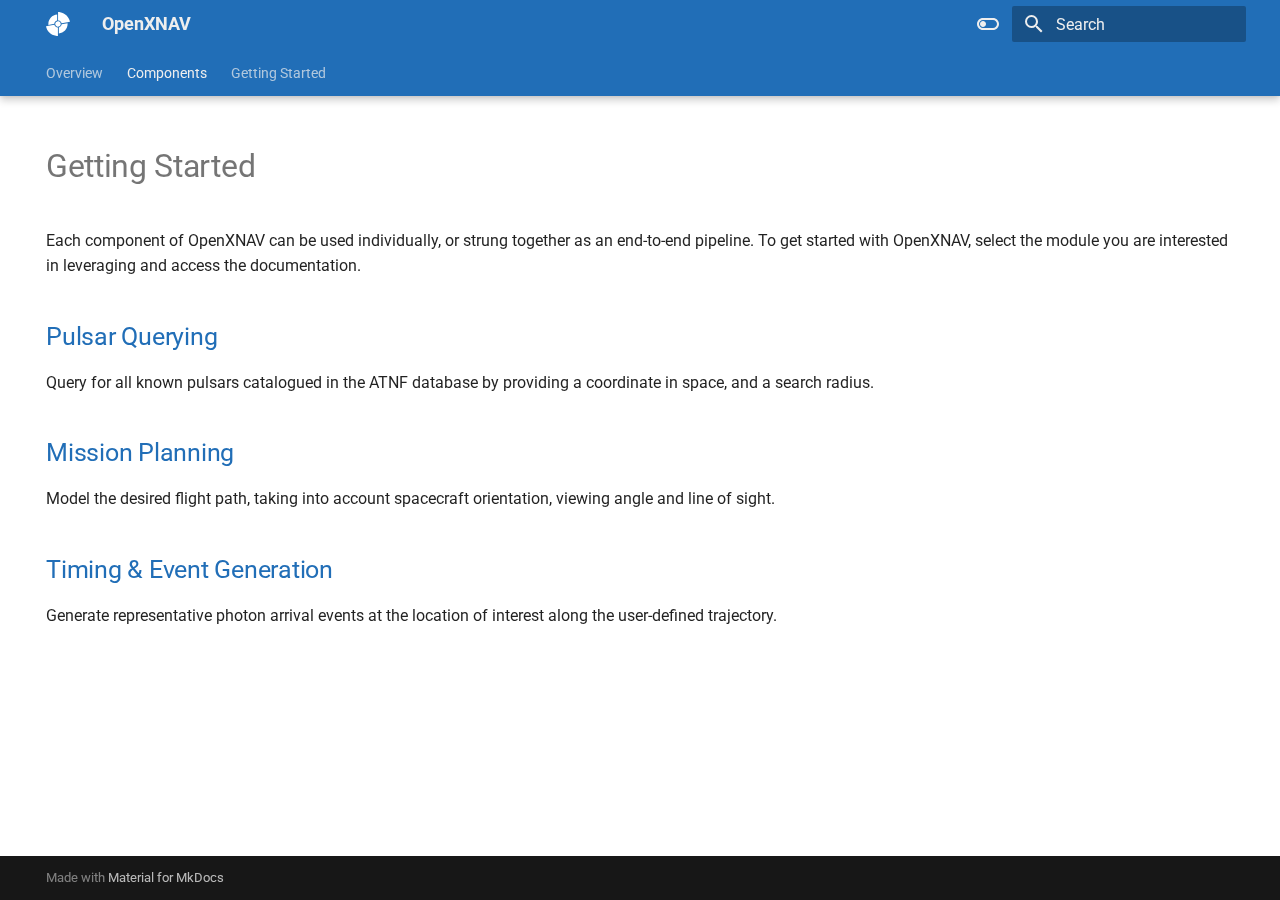
<file: getting_started/index.html>
<!doctype html>
<html lang="en" class="no-js">
  <head>
    
      <meta charset="utf-8">
      <meta name="viewport" content="width=device-width,initial-scale=1">
      
      
      
      
        <link rel="prev" href="..">
      
      
        <link rel="next" href="../components/1__pulsar_querying/pq_overview/">
      
      
      <link rel="icon" href="../assets/images/favicon.png">
      <meta name="generator" content="mkdocs-1.5.3, mkdocs-material-9.4.6">
    
    
      
        <title>Components - OpenXNAV</title>
      
    
    
      <link rel="stylesheet" href="../assets/stylesheets/main.35e1ed30.min.css">
      
        
        <link rel="stylesheet" href="../assets/stylesheets/palette.356b1318.min.css">
      
      
  
  
    
    
  
    
    
  
    
    
  
    
    
  
    
    
  
    
    
  
    
    
  
    
    
  
    
    
  
    
    
  
    
    
  
  
  <style>:root{--md-admonition-icon--note:url('data:image/svg+xml;charset=utf-8,<svg xmlns="http://www.w3.org/2000/svg" viewBox="0 0 16 16"><path d="M1 7.775V2.75C1 1.784 1.784 1 2.75 1h5.025c.464 0 .91.184 1.238.513l6.25 6.25a1.75 1.75 0 0 1 0 2.474l-5.026 5.026a1.75 1.75 0 0 1-2.474 0l-6.25-6.25A1.752 1.752 0 0 1 1 7.775Zm1.5 0c0 .066.026.13.073.177l6.25 6.25a.25.25 0 0 0 .354 0l5.025-5.025a.25.25 0 0 0 0-.354l-6.25-6.25a.25.25 0 0 0-.177-.073H2.75a.25.25 0 0 0-.25.25ZM6 5a1 1 0 1 1 0 2 1 1 0 0 1 0-2Z"/></svg>');--md-admonition-icon--info:url('data:image/svg+xml;charset=utf-8,<svg xmlns="http://www.w3.org/2000/svg" viewBox="0 0 16 16"><path d="M0 8a8 8 0 1 1 16 0A8 8 0 0 1 0 8Zm8-6.5a6.5 6.5 0 1 0 0 13 6.5 6.5 0 0 0 0-13ZM6.5 7.75A.75.75 0 0 1 7.25 7h1a.75.75 0 0 1 .75.75v2.75h.25a.75.75 0 0 1 0 1.5h-2a.75.75 0 0 1 0-1.5h.25v-2h-.25a.75.75 0 0 1-.75-.75ZM8 6a1 1 0 1 1 0-2 1 1 0 0 1 0 2Z"/></svg>');--md-admonition-icon--tip:url('data:image/svg+xml;charset=utf-8,<svg xmlns="http://www.w3.org/2000/svg" viewBox="0 0 16 16"><path d="M8.834.066c.763.087 1.5.295 2.01.884.505.581.656 1.378.656 2.3 0 .467-.087 1.119-.157 1.637L11.328 5h1.422c.603 0 1.174.085 1.668.333.508.254.911.679 1.137 1.2.453.998.438 2.447.188 4.316l-.04.306c-.105.79-.195 1.473-.313 2.033-.131.63-.315 1.209-.668 1.672C13.97 15.847 12.706 16 11 16c-1.848 0-3.234-.333-4.388-.653-.165-.045-.323-.09-.475-.133-.658-.186-1.2-.34-1.725-.415A1.75 1.75 0 0 1 2.75 16h-1A1.75 1.75 0 0 1 0 14.25v-7.5C0 5.784.784 5 1.75 5h1a1.75 1.75 0 0 1 1.514.872c.258-.105.59-.268.918-.508C5.853 4.874 6.5 4.079 6.5 2.75v-.5c0-1.202.994-2.337 2.334-2.184ZM4.5 13.3c.705.088 1.39.284 2.072.478l.441.125c1.096.305 2.334.598 3.987.598 1.794 0 2.28-.223 2.528-.549.147-.193.276-.505.394-1.07.105-.502.188-1.124.295-1.93l.04-.3c.25-1.882.189-2.933-.068-3.497a.921.921 0 0 0-.442-.48c-.208-.104-.52-.174-.997-.174H11c-.686 0-1.295-.577-1.206-1.336.023-.192.05-.39.076-.586.065-.488.13-.97.13-1.328 0-.809-.144-1.15-.288-1.316-.137-.158-.402-.304-1.048-.378C8.357 1.521 8 1.793 8 2.25v.5c0 1.922-.978 3.128-1.933 3.825a5.831 5.831 0 0 1-1.567.81ZM2.75 6.5h-1a.25.25 0 0 0-.25.25v7.5c0 .138.112.25.25.25h1a.25.25 0 0 0 .25-.25v-7.5a.25.25 0 0 0-.25-.25Z"/></svg>');--md-admonition-icon--success:url('data:image/svg+xml;charset=utf-8,<svg xmlns="http://www.w3.org/2000/svg" viewBox="0 0 16 16"><path d="M13.78 4.22a.75.75 0 0 1 0 1.06l-7.25 7.25a.75.75 0 0 1-1.06 0L2.22 9.28a.751.751 0 0 1 .018-1.042.751.751 0 0 1 1.042-.018L6 10.94l6.72-6.72a.75.75 0 0 1 1.06 0Z"/></svg>');--md-admonition-icon--question:url('data:image/svg+xml;charset=utf-8,<svg xmlns="http://www.w3.org/2000/svg" viewBox="0 0 16 16"><path d="M0 8a8 8 0 1 1 16 0A8 8 0 0 1 0 8Zm8-6.5a6.5 6.5 0 1 0 0 13 6.5 6.5 0 0 0 0-13ZM6.92 6.085h.001a.749.749 0 1 1-1.342-.67c.169-.339.436-.701.849-.977C6.845 4.16 7.369 4 8 4a2.756 2.756 0 0 1 1.637.525c.503.377.863.965.863 1.725 0 .448-.115.83-.329 1.15-.205.307-.47.513-.692.662-.109.072-.22.138-.313.195l-.006.004a6.24 6.24 0 0 0-.26.16.952.952 0 0 0-.276.245.75.75 0 0 1-1.248-.832c.184-.264.42-.489.692-.661.103-.067.207-.132.313-.195l.007-.004c.1-.061.182-.11.258-.161a.969.969 0 0 0 .277-.245C8.96 6.514 9 6.427 9 6.25a.612.612 0 0 0-.262-.525A1.27 1.27 0 0 0 8 5.5c-.369 0-.595.09-.74.187a1.01 1.01 0 0 0-.34.398ZM9 11a1 1 0 1 1-2 0 1 1 0 0 1 2 0Z"/></svg>');--md-admonition-icon--warning:url('data:image/svg+xml;charset=utf-8,<svg xmlns="http://www.w3.org/2000/svg" viewBox="0 0 16 16"><path d="M6.457 1.047c.659-1.234 2.427-1.234 3.086 0l6.082 11.378A1.75 1.75 0 0 1 14.082 15H1.918a1.75 1.75 0 0 1-1.543-2.575Zm1.763.707a.25.25 0 0 0-.44 0L1.698 13.132a.25.25 0 0 0 .22.368h12.164a.25.25 0 0 0 .22-.368Zm.53 3.996v2.5a.75.75 0 0 1-1.5 0v-2.5a.75.75 0 0 1 1.5 0ZM9 11a1 1 0 1 1-2 0 1 1 0 0 1 2 0Z"/></svg>');--md-admonition-icon--failure:url('data:image/svg+xml;charset=utf-8,<svg xmlns="http://www.w3.org/2000/svg" viewBox="0 0 16 16"><path d="M2.344 2.343h-.001a8 8 0 0 1 11.314 11.314A8.002 8.002 0 0 1 .234 10.089a8 8 0 0 1 2.11-7.746Zm1.06 10.253a6.5 6.5 0 1 0 9.108-9.275 6.5 6.5 0 0 0-9.108 9.275ZM6.03 4.97 8 6.94l1.97-1.97a.749.749 0 0 1 1.275.326.749.749 0 0 1-.215.734L9.06 8l1.97 1.97a.749.749 0 0 1-.326 1.275.749.749 0 0 1-.734-.215L8 9.06l-1.97 1.97a.749.749 0 0 1-1.275-.326.749.749 0 0 1 .215-.734L6.94 8 4.97 6.03a.751.751 0 0 1 .018-1.042.751.751 0 0 1 1.042-.018Z"/></svg>');--md-admonition-icon--danger:url('data:image/svg+xml;charset=utf-8,<svg xmlns="http://www.w3.org/2000/svg" viewBox="0 0 16 16"><path d="M9.504.43a1.516 1.516 0 0 1 2.437 1.713L10.415 5.5h2.123c1.57 0 2.346 1.909 1.22 3.004l-7.34 7.142a1.249 1.249 0 0 1-.871.354h-.302a1.25 1.25 0 0 1-1.157-1.723L5.633 10.5H3.462c-1.57 0-2.346-1.909-1.22-3.004L9.503.429Zm1.047 1.074L3.286 8.571A.25.25 0 0 0 3.462 9H6.75a.75.75 0 0 1 .694 1.034l-1.713 4.188 6.982-6.793A.25.25 0 0 0 12.538 7H9.25a.75.75 0 0 1-.683-1.06l2.008-4.418.003-.006a.036.036 0 0 0-.004-.009l-.006-.006-.008-.001c-.003 0-.006.002-.009.004Z"/></svg>');--md-admonition-icon--bug:url('data:image/svg+xml;charset=utf-8,<svg xmlns="http://www.w3.org/2000/svg" viewBox="0 0 16 16"><path d="M4.72.22a.75.75 0 0 1 1.06 0l1 .999a3.488 3.488 0 0 1 2.441 0l.999-1a.748.748 0 0 1 1.265.332.75.75 0 0 1-.205.729l-.775.776c.616.63.995 1.493.995 2.444v.327c0 .1-.009.197-.025.292.408.14.764.392 1.029.722l1.968-.787a.75.75 0 0 1 .556 1.392L13 7.258V9h2.25a.75.75 0 0 1 0 1.5H13v.5c0 .409-.049.806-.141 1.186l2.17.868a.75.75 0 0 1-.557 1.392l-2.184-.873A4.997 4.997 0 0 1 8 16a4.997 4.997 0 0 1-4.288-2.427l-2.183.873a.75.75 0 0 1-.558-1.392l2.17-.868A5.036 5.036 0 0 1 3 11v-.5H.75a.75.75 0 0 1 0-1.5H3V7.258L.971 6.446a.75.75 0 0 1 .558-1.392l1.967.787c.265-.33.62-.583 1.03-.722a1.677 1.677 0 0 1-.026-.292V4.5c0-.951.38-1.814.995-2.444L4.72 1.28a.75.75 0 0 1 0-1.06Zm.53 6.28a.75.75 0 0 0-.75.75V11a3.5 3.5 0 1 0 7 0V7.25a.75.75 0 0 0-.75-.75ZM6.173 5h3.654A.172.172 0 0 0 10 4.827V4.5a2 2 0 1 0-4 0v.327c0 .096.077.173.173.173Z"/></svg>');--md-admonition-icon--example:url('data:image/svg+xml;charset=utf-8,<svg xmlns="http://www.w3.org/2000/svg" viewBox="0 0 16 16"><path d="M11.013 1.427a1.75 1.75 0 0 1 2.474 0l1.086 1.086a1.75 1.75 0 0 1 0 2.474l-8.61 8.61c-.21.21-.47.364-.756.445l-3.251.93a.75.75 0 0 1-.927-.928l.929-3.25c.081-.286.235-.547.445-.758l8.61-8.61Zm.176 4.823L9.75 4.81l-6.286 6.287a.253.253 0 0 0-.064.108l-.558 1.953 1.953-.558a.253.253 0 0 0 .108-.064Zm1.238-3.763a.25.25 0 0 0-.354 0L10.811 3.75l1.439 1.44 1.263-1.263a.25.25 0 0 0 0-.354Z"/></svg>');--md-admonition-icon--quote:url('data:image/svg+xml;charset=utf-8,<svg xmlns="http://www.w3.org/2000/svg" viewBox="0 0 16 16"><path d="M1.75 2.5h10.5a.75.75 0 0 1 0 1.5H1.75a.75.75 0 0 1 0-1.5Zm4 5h8.5a.75.75 0 0 1 0 1.5h-8.5a.75.75 0 0 1 0-1.5Zm0 5h8.5a.75.75 0 0 1 0 1.5h-8.5a.75.75 0 0 1 0-1.5ZM2.5 7.75v6a.75.75 0 0 1-1.5 0v-6a.75.75 0 0 1 1.5 0Z"/></svg>');}</style>



    
    
      
    
    
      
        
        
        <link rel="preconnect" href="https://fonts.gstatic.com" crossorigin>
        <link rel="stylesheet" href="https://fonts.googleapis.com/css?family=Roboto:300,300i,400,400i,700,700i%7CRoboto+Mono:400,400i,700,700i&display=fallback">
        <style>:root{--md-text-font:"Roboto";--md-code-font:"Roboto Mono"}</style>
      
    
    
      <link rel="stylesheet" href="../stylesheets/extra.css">
    
    <script>__md_scope=new URL("..",location),__md_hash=e=>[...e].reduce((e,_)=>(e<<5)-e+_.charCodeAt(0),0),__md_get=(e,_=localStorage,t=__md_scope)=>JSON.parse(_.getItem(t.pathname+"."+e)),__md_set=(e,_,t=localStorage,a=__md_scope)=>{try{t.setItem(a.pathname+"."+e,JSON.stringify(_))}catch(e){}}</script>
    
      

    
    
    
  </head>
  
  
    
    
      
    
    
    
    
    <body dir="ltr" data-md-color-scheme="default" data-md-color-primary="custom" data-md-color-accent="custom">
  
    
    
      <script>var palette=__md_get("__palette");if(palette&&"object"==typeof palette.color)for(var key of Object.keys(palette.color))document.body.setAttribute("data-md-color-"+key,palette.color[key])</script>
    
    <input class="md-toggle" data-md-toggle="drawer" type="checkbox" id="__drawer" autocomplete="off">
    <input class="md-toggle" data-md-toggle="search" type="checkbox" id="__search" autocomplete="off">
    <label class="md-overlay" for="__drawer"></label>
    <div data-md-component="skip">
      
        
        <a href="#getting-started" class="md-skip">
          Skip to content
        </a>
      
    </div>
    <div data-md-component="announce">
      
    </div>
    
    
      

  

<header class="md-header md-header--shadow md-header--lifted" data-md-component="header">
  <nav class="md-header__inner md-grid" aria-label="Header">
    <a href=".." title="OpenXNAV" class="md-header__button md-logo" aria-label="OpenXNAV" data-md-component="logo">
      
  <img src="../assets/images/logo/svg/23-03611_OpenXNav_White-icon.svg" alt="logo">

    </a>
    <label class="md-header__button md-icon" for="__drawer">
      
      <svg xmlns="http://www.w3.org/2000/svg" viewBox="0 0 24 24"><path d="M3 6h18v2H3V6m0 5h18v2H3v-2m0 5h18v2H3v-2Z"/></svg>
    </label>
    <div class="md-header__title" data-md-component="header-title">
      <div class="md-header__ellipsis">
        <div class="md-header__topic">
          <span class="md-ellipsis">
            OpenXNAV
          </span>
        </div>
        <div class="md-header__topic" data-md-component="header-topic">
          <span class="md-ellipsis">
            
              Components
            
          </span>
        </div>
      </div>
    </div>
    
      
        <form class="md-header__option" data-md-component="palette">
  
    
    
    
    <input class="md-option" data-md-color-media="" data-md-color-scheme="default" data-md-color-primary="custom" data-md-color-accent="custom"  aria-label="Switch to dark mode"  type="radio" name="__palette" id="__palette_1">
    
      <label class="md-header__button md-icon" title="Switch to dark mode" for="__palette_2" hidden>
        <svg xmlns="http://www.w3.org/2000/svg" viewBox="0 0 24 24"><path d="M17 6H7c-3.31 0-6 2.69-6 6s2.69 6 6 6h10c3.31 0 6-2.69 6-6s-2.69-6-6-6zm0 10H7c-2.21 0-4-1.79-4-4s1.79-4 4-4h10c2.21 0 4 1.79 4 4s-1.79 4-4 4zM7 9c-1.66 0-3 1.34-3 3s1.34 3 3 3 3-1.34 3-3-1.34-3-3-3z"/></svg>
      </label>
    
  
    
    
    
    <input class="md-option" data-md-color-media="" data-md-color-scheme="slate" data-md-color-primary="custom" data-md-color-accent="custom"  aria-label="Switch to light mode"  type="radio" name="__palette" id="__palette_2">
    
      <label class="md-header__button md-icon" title="Switch to light mode" for="__palette_1" hidden>
        <svg xmlns="http://www.w3.org/2000/svg" viewBox="0 0 24 24"><path d="M17 7H7a5 5 0 0 0-5 5 5 5 0 0 0 5 5h10a5 5 0 0 0 5-5 5 5 0 0 0-5-5m0 8a3 3 0 0 1-3-3 3 3 0 0 1 3-3 3 3 0 0 1 3 3 3 3 0 0 1-3 3Z"/></svg>
      </label>
    
  
</form>
      
    
    
    
      <label class="md-header__button md-icon" for="__search">
        
        <svg xmlns="http://www.w3.org/2000/svg" viewBox="0 0 24 24"><path d="M9.5 3A6.5 6.5 0 0 1 16 9.5c0 1.61-.59 3.09-1.56 4.23l.27.27h.79l5 5-1.5 1.5-5-5v-.79l-.27-.27A6.516 6.516 0 0 1 9.5 16 6.5 6.5 0 0 1 3 9.5 6.5 6.5 0 0 1 9.5 3m0 2C7 5 5 7 5 9.5S7 14 9.5 14 14 12 14 9.5 12 5 9.5 5Z"/></svg>
      </label>
      <div class="md-search" data-md-component="search" role="dialog">
  <label class="md-search__overlay" for="__search"></label>
  <div class="md-search__inner" role="search">
    <form class="md-search__form" name="search">
      <input type="text" class="md-search__input" name="query" aria-label="Search" placeholder="Search" autocapitalize="off" autocorrect="off" autocomplete="off" spellcheck="false" data-md-component="search-query" required>
      <label class="md-search__icon md-icon" for="__search">
        
        <svg xmlns="http://www.w3.org/2000/svg" viewBox="0 0 24 24"><path d="M9.5 3A6.5 6.5 0 0 1 16 9.5c0 1.61-.59 3.09-1.56 4.23l.27.27h.79l5 5-1.5 1.5-5-5v-.79l-.27-.27A6.516 6.516 0 0 1 9.5 16 6.5 6.5 0 0 1 3 9.5 6.5 6.5 0 0 1 9.5 3m0 2C7 5 5 7 5 9.5S7 14 9.5 14 14 12 14 9.5 12 5 9.5 5Z"/></svg>
        
        <svg xmlns="http://www.w3.org/2000/svg" viewBox="0 0 24 24"><path d="M20 11v2H8l5.5 5.5-1.42 1.42L4.16 12l7.92-7.92L13.5 5.5 8 11h12Z"/></svg>
      </label>
      <nav class="md-search__options" aria-label="Search">
        
        <button type="reset" class="md-search__icon md-icon" title="Clear" aria-label="Clear" tabindex="-1">
          
          <svg xmlns="http://www.w3.org/2000/svg" viewBox="0 0 24 24"><path d="M19 6.41 17.59 5 12 10.59 6.41 5 5 6.41 10.59 12 5 17.59 6.41 19 12 13.41 17.59 19 19 17.59 13.41 12 19 6.41Z"/></svg>
        </button>
      </nav>
      
    </form>
    <div class="md-search__output">
      <div class="md-search__scrollwrap" data-md-scrollfix>
        <div class="md-search-result" data-md-component="search-result">
          <div class="md-search-result__meta">
            Initializing search
          </div>
          <ol class="md-search-result__list" role="presentation"></ol>
        </div>
      </div>
    </div>
  </div>
</div>
    
    
  </nav>
  
    
      
<nav class="md-tabs" aria-label="Tabs" data-md-component="tabs">
  <div class="md-grid">
    <ul class="md-tabs__list">
      
        
  
  
  
    <li class="md-tabs__item">
      <a href=".." class="md-tabs__link">
        
  
    
  
  Overview

      </a>
    </li>
  

      
        
  
  
    
  
  
    <li class="md-tabs__item md-tabs__item--active">
      <a href="./" class="md-tabs__link">
        
  
    
  
  Components

      </a>
    </li>
  

      
        
  
  
  
    
    
      <li class="md-tabs__item">
        <a href="../components/1__pulsar_querying/pq_overview/" class="md-tabs__link">
          
  
  Getting Started

        </a>
      </li>
    
  

      
    </ul>
  </div>
</nav>
    
  
</header>
    
    <div class="md-container" data-md-component="container">
      
      
        
      
      <main class="md-main" data-md-component="main">
        <div class="md-main__inner md-grid">
          
            
              
                
              
              <div class="md-sidebar md-sidebar--primary" data-md-component="sidebar" data-md-type="navigation" hidden>
                <div class="md-sidebar__scrollwrap">
                  <div class="md-sidebar__inner">
                    


  


  

<nav class="md-nav md-nav--primary md-nav--lifted md-nav--integrated" aria-label="Navigation" data-md-level="0">
  <label class="md-nav__title" for="__drawer">
    <a href=".." title="OpenXNAV" class="md-nav__button md-logo" aria-label="OpenXNAV" data-md-component="logo">
      
  <img src="../assets/images/logo/svg/23-03611_OpenXNav_White-icon.svg" alt="logo">

    </a>
    OpenXNAV
  </label>
  
  <ul class="md-nav__list" data-md-scrollfix>
    
      
      
  
  
  
    <li class="md-nav__item">
      <a href=".." class="md-nav__link">
        
  
  <span class="md-ellipsis">
    Overview
  </span>
  

      </a>
    </li>
  

    
      
      
  
  
    
  
  
    <li class="md-nav__item md-nav__item--active">
      
      <input class="md-nav__toggle md-toggle" type="checkbox" id="__toc">
      
      
        
      
      
        <label class="md-nav__link md-nav__link--active" for="__toc">
          
  
  <span class="md-ellipsis">
    Components
  </span>
  

          <span class="md-nav__icon md-icon"></span>
        </label>
      
      <a href="./" class="md-nav__link md-nav__link--active">
        
  
  <span class="md-ellipsis">
    Components
  </span>
  

      </a>
      
        

<nav class="md-nav md-nav--secondary" aria-label="Table of contents">
  
  
  
    
  
  
    <label class="md-nav__title" for="__toc">
      <span class="md-nav__icon md-icon"></span>
      Table of contents
    </label>
    <ul class="md-nav__list" data-md-component="toc" data-md-scrollfix>
      
        <li class="md-nav__item">
  <a href="#pulsar-querying" class="md-nav__link">
    Pulsar Querying
  </a>
  
</li>
      
        <li class="md-nav__item">
  <a href="#mission-planning" class="md-nav__link">
    Mission Planning
  </a>
  
</li>
      
        <li class="md-nav__item">
  <a href="#timing-event-generation" class="md-nav__link">
    Timing &amp; Event Generation
  </a>
  
</li>
      
    </ul>
  
</nav>
      
    </li>
  

    
      
      
  
  
  
    
    
    
    
    
      
      
    
    <li class="md-nav__item md-nav__item--section md-nav__item--nested">
      
        
        
        
          
        
        <input class="md-nav__toggle md-toggle md-toggle--indeterminate" type="checkbox" id="__nav_3" >
        
          
          <label class="md-nav__link" for="__nav_3" id="__nav_3_label" tabindex="">
            
  
  <span class="md-ellipsis">
    Getting Started
  </span>
  

            <span class="md-nav__icon md-icon"></span>
          </label>
        
        <nav class="md-nav" data-md-level="1" aria-labelledby="__nav_3_label" aria-expanded="false">
          <label class="md-nav__title" for="__nav_3">
            <span class="md-nav__icon md-icon"></span>
            Getting Started
          </label>
          <ul class="md-nav__list" data-md-scrollfix>
            
              
                
  
  
  
    <li class="md-nav__item">
      <a href="../components/1__pulsar_querying/pq_overview/" class="md-nav__link">
        
  
  <span class="md-ellipsis">
    Pulsar Querying
  </span>
  

      </a>
    </li>
  

              
            
              
                
  
  
  
    <li class="md-nav__item">
      <a href="../components/2__mission_planning/mp_overview/" class="md-nav__link">
        
  
  <span class="md-ellipsis">
    Mission Planning
  </span>
  

      </a>
    </li>
  

              
            
              
                
  
  
  
    <li class="md-nav__item">
      <a href="../components/3__custom_event_generation/ceg_overview/" class="md-nav__link">
        
  
  <span class="md-ellipsis">
    Timing & Event Generation
  </span>
  

      </a>
    </li>
  

              
            
          </ul>
        </nav>
      
    </li>
  

    
  </ul>
</nav>
                  </div>
                </div>
              </div>
            
            
          
          
            <div class="md-content" data-md-component="content">
              <article class="md-content__inner md-typeset">
                
                  


<h1 id="getting-started"><strong>Getting Started</strong></h1>
<p>Each component of OpenXNAV can be used individually, or strung together as an end-to-end pipeline. To get started with OpenXNAV, select the module you are interested in leveraging and access the documentation. </p>
<h2 id="pulsar-querying"><a href="../components/1__pulsar_querying/pq_overview/"><strong>Pulsar Querying</strong></a></h2>
<p>Query for all known pulsars catalogued in the ATNF database by providing a coordinate in space, and a search radius. </p>
<h2 id="mission-planning"><a href="../components/2__mission_planning/mp_overview/"><strong>Mission Planning</strong></a></h2>
<p>Model the desired flight path, taking into account spacecraft orientation, viewing angle and line of sight. </p>
<h2 id="timing-event-generation"><a href="../components/3__custom_event_generation/ceg_overview/"><strong>Timing &amp; Event Generation</strong></a></h2>
<p>Generate representative photon arrival events at the location of interest along the user-defined trajectory. </p>



  



                
              </article>
            </div>
          
          
        </div>
        
          <button type="button" class="md-top md-icon" data-md-component="top" hidden>
  
  <svg xmlns="http://www.w3.org/2000/svg" viewBox="0 0 24 24"><path d="M13 20h-2V8l-5.5 5.5-1.42-1.42L12 4.16l7.92 7.92-1.42 1.42L13 8v12Z"/></svg>
  Back to top
</button>
        
      </main>
      
        <footer class="md-footer">
  
  <div class="md-footer-meta md-typeset">
    <div class="md-footer-meta__inner md-grid">
      <div class="md-copyright">
  
  
    Made with
    <a href="https://squidfunk.github.io/mkdocs-material/" target="_blank" rel="noopener">
      Material for MkDocs
    </a>
  
</div>
      
    </div>
  </div>
</footer>
      
    </div>
    <div class="md-dialog" data-md-component="dialog">
      <div class="md-dialog__inner md-typeset"></div>
    </div>
    
    
    <script id="__config" type="application/json">{"base": "..", "features": ["navigation.instant", "navigation.tabs", "navigation.tabs.sticky", "navigation.tracking", "navigation.expand", "navigation.path", "navigation.top", "toc.integrate", "content.code.copy"], "search": "../assets/javascripts/workers/search.f886a092.min.js", "translations": {"clipboard.copied": "Copied to clipboard", "clipboard.copy": "Copy to clipboard", "search.result.more.one": "1 more on this page", "search.result.more.other": "# more on this page", "search.result.none": "No matching documents", "search.result.one": "1 matching document", "search.result.other": "# matching documents", "search.result.placeholder": "Type to start searching", "search.result.term.missing": "Missing", "select.version": "Select version"}}</script>
    
    
      <script src="../assets/javascripts/bundle.aecac24b.min.js"></script>
      
    
  </body>
</html>
</file>
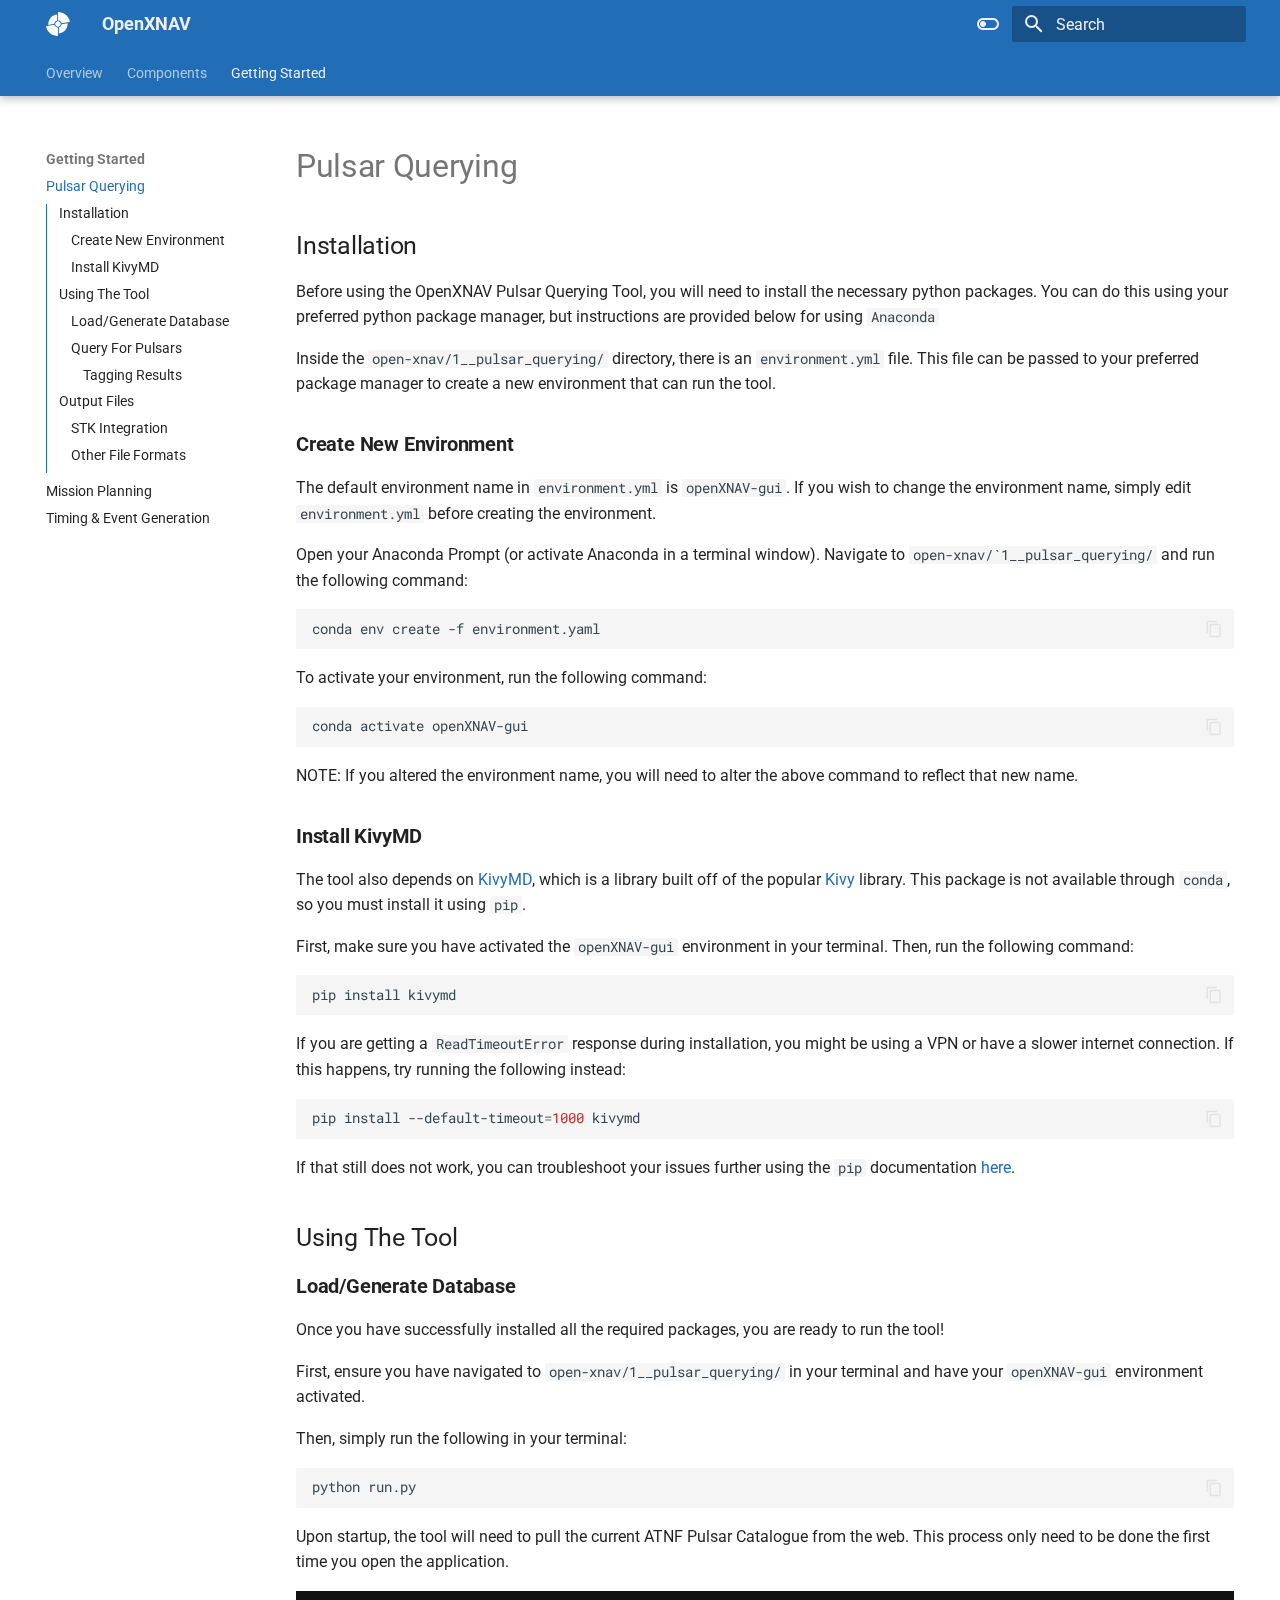
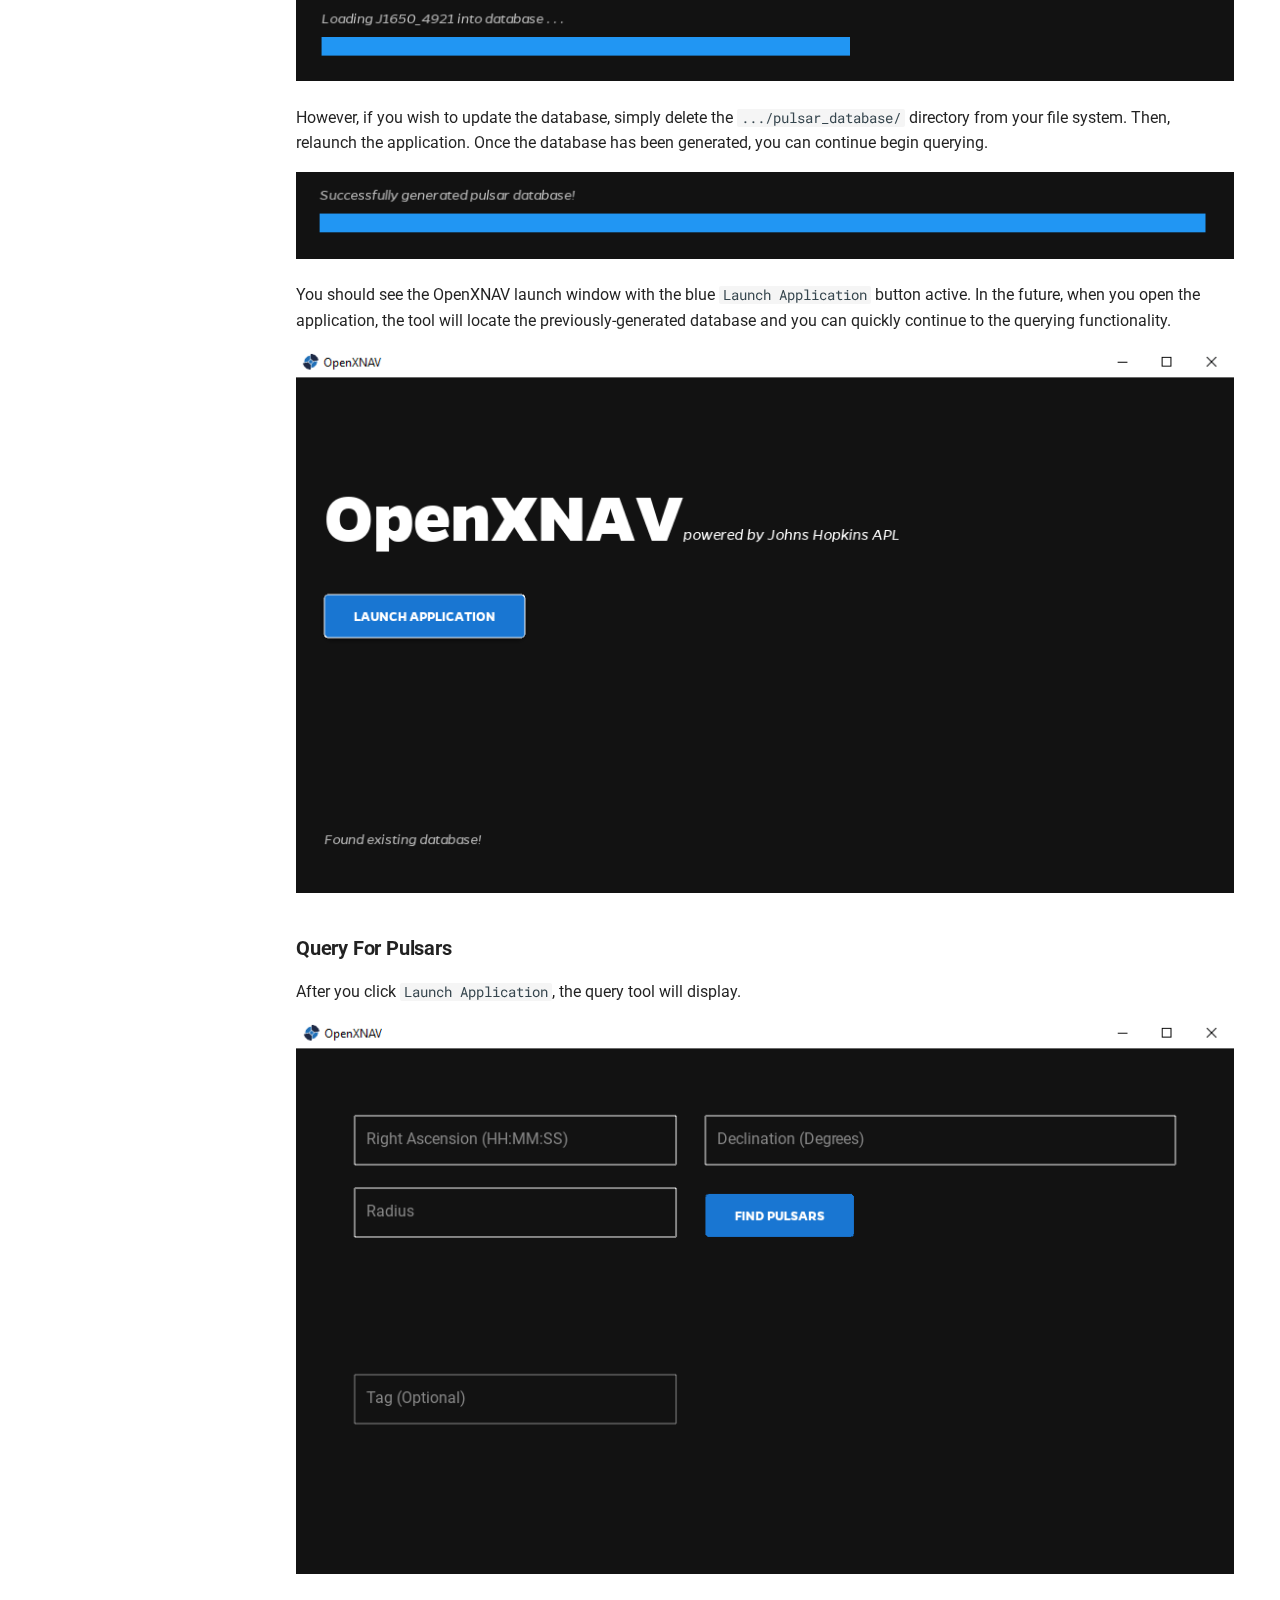
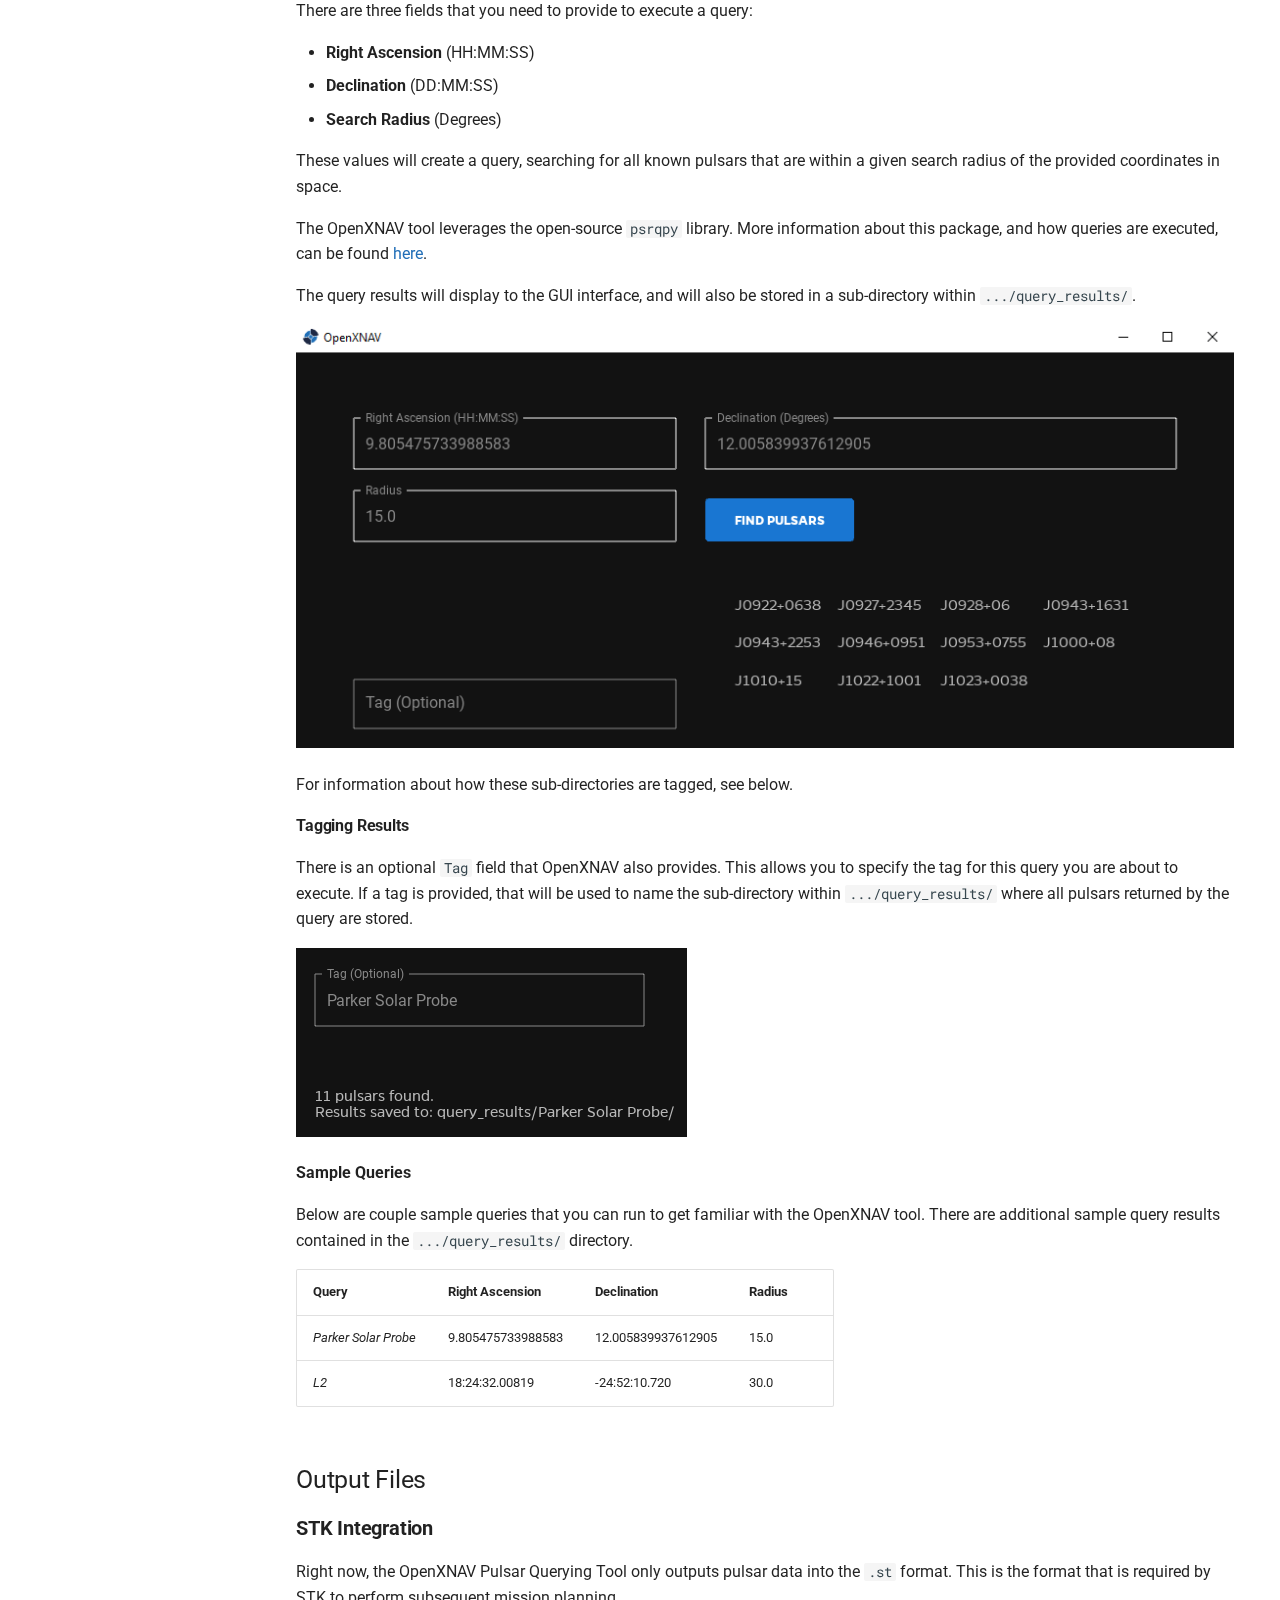
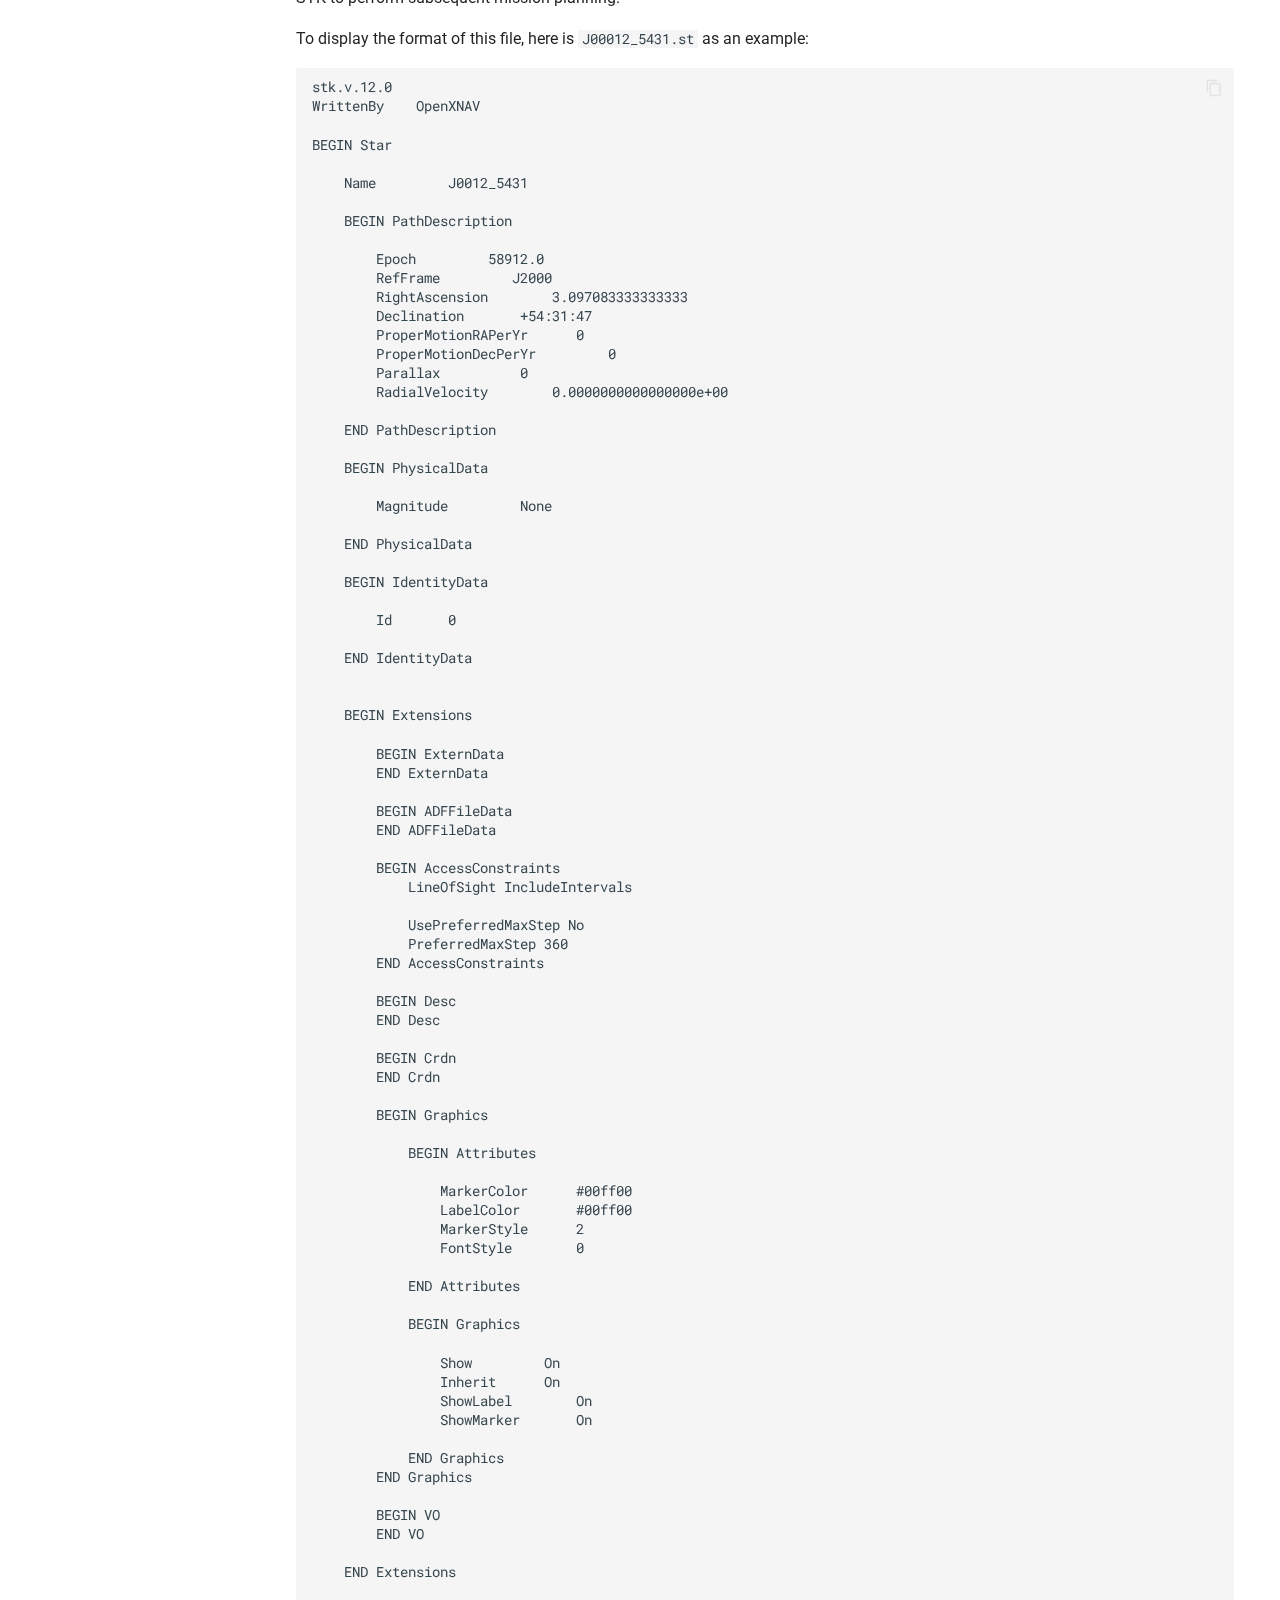
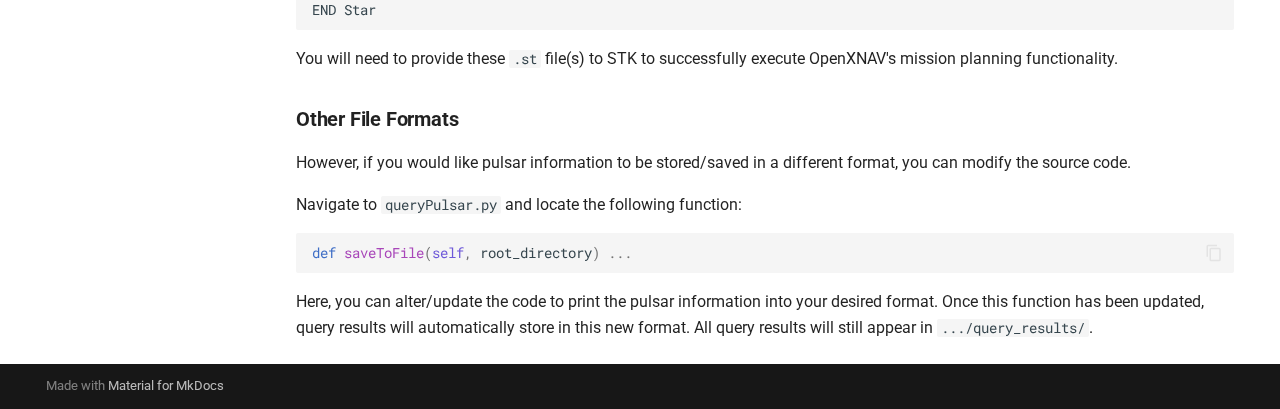
<file: components/1__pulsar_querying/pq_overview/index.html>
<!doctype html>
<html lang="en" class="no-js">
  <head>
    
      <meta charset="utf-8">
      <meta name="viewport" content="width=device-width,initial-scale=1">
      
      
      
      
        <link rel="prev" href="../../">
      
      
        <link rel="next" href="../../2__mission_planning/mp_overview/">
      
      
      <link rel="icon" href="../../../assets/images/favicon.png">
      <meta name="generator" content="mkdocs-1.5.3, mkdocs-material-9.4.6">
    
    
      
        <title>Pulsar Querying - OpenXNAV</title>
      
    
    
      <link rel="stylesheet" href="../../../assets/stylesheets/main.35e1ed30.min.css">
      
        
        <link rel="stylesheet" href="../../../assets/stylesheets/palette.356b1318.min.css">
      
      
  
  
    
    
  
    
    
  
    
    
  
    
    
  
    
    
  
    
    
  
    
    
  
    
    
  
    
    
  
    
    
  
    
    
  
  
  <style>:root{--md-admonition-icon--note:url('data:image/svg+xml;charset=utf-8,<svg xmlns="http://www.w3.org/2000/svg" viewBox="0 0 16 16"><path d="M1 7.775V2.75C1 1.784 1.784 1 2.75 1h5.025c.464 0 .91.184 1.238.513l6.25 6.25a1.75 1.75 0 0 1 0 2.474l-5.026 5.026a1.75 1.75 0 0 1-2.474 0l-6.25-6.25A1.752 1.752 0 0 1 1 7.775Zm1.5 0c0 .066.026.13.073.177l6.25 6.25a.25.25 0 0 0 .354 0l5.025-5.025a.25.25 0 0 0 0-.354l-6.25-6.25a.25.25 0 0 0-.177-.073H2.75a.25.25 0 0 0-.25.25ZM6 5a1 1 0 1 1 0 2 1 1 0 0 1 0-2Z"/></svg>');--md-admonition-icon--info:url('data:image/svg+xml;charset=utf-8,<svg xmlns="http://www.w3.org/2000/svg" viewBox="0 0 16 16"><path d="M0 8a8 8 0 1 1 16 0A8 8 0 0 1 0 8Zm8-6.5a6.5 6.5 0 1 0 0 13 6.5 6.5 0 0 0 0-13ZM6.5 7.75A.75.75 0 0 1 7.25 7h1a.75.75 0 0 1 .75.75v2.75h.25a.75.75 0 0 1 0 1.5h-2a.75.75 0 0 1 0-1.5h.25v-2h-.25a.75.75 0 0 1-.75-.75ZM8 6a1 1 0 1 1 0-2 1 1 0 0 1 0 2Z"/></svg>');--md-admonition-icon--tip:url('data:image/svg+xml;charset=utf-8,<svg xmlns="http://www.w3.org/2000/svg" viewBox="0 0 16 16"><path d="M8.834.066c.763.087 1.5.295 2.01.884.505.581.656 1.378.656 2.3 0 .467-.087 1.119-.157 1.637L11.328 5h1.422c.603 0 1.174.085 1.668.333.508.254.911.679 1.137 1.2.453.998.438 2.447.188 4.316l-.04.306c-.105.79-.195 1.473-.313 2.033-.131.63-.315 1.209-.668 1.672C13.97 15.847 12.706 16 11 16c-1.848 0-3.234-.333-4.388-.653-.165-.045-.323-.09-.475-.133-.658-.186-1.2-.34-1.725-.415A1.75 1.75 0 0 1 2.75 16h-1A1.75 1.75 0 0 1 0 14.25v-7.5C0 5.784.784 5 1.75 5h1a1.75 1.75 0 0 1 1.514.872c.258-.105.59-.268.918-.508C5.853 4.874 6.5 4.079 6.5 2.75v-.5c0-1.202.994-2.337 2.334-2.184ZM4.5 13.3c.705.088 1.39.284 2.072.478l.441.125c1.096.305 2.334.598 3.987.598 1.794 0 2.28-.223 2.528-.549.147-.193.276-.505.394-1.07.105-.502.188-1.124.295-1.93l.04-.3c.25-1.882.189-2.933-.068-3.497a.921.921 0 0 0-.442-.48c-.208-.104-.52-.174-.997-.174H11c-.686 0-1.295-.577-1.206-1.336.023-.192.05-.39.076-.586.065-.488.13-.97.13-1.328 0-.809-.144-1.15-.288-1.316-.137-.158-.402-.304-1.048-.378C8.357 1.521 8 1.793 8 2.25v.5c0 1.922-.978 3.128-1.933 3.825a5.831 5.831 0 0 1-1.567.81ZM2.75 6.5h-1a.25.25 0 0 0-.25.25v7.5c0 .138.112.25.25.25h1a.25.25 0 0 0 .25-.25v-7.5a.25.25 0 0 0-.25-.25Z"/></svg>');--md-admonition-icon--success:url('data:image/svg+xml;charset=utf-8,<svg xmlns="http://www.w3.org/2000/svg" viewBox="0 0 16 16"><path d="M13.78 4.22a.75.75 0 0 1 0 1.06l-7.25 7.25a.75.75 0 0 1-1.06 0L2.22 9.28a.751.751 0 0 1 .018-1.042.751.751 0 0 1 1.042-.018L6 10.94l6.72-6.72a.75.75 0 0 1 1.06 0Z"/></svg>');--md-admonition-icon--question:url('data:image/svg+xml;charset=utf-8,<svg xmlns="http://www.w3.org/2000/svg" viewBox="0 0 16 16"><path d="M0 8a8 8 0 1 1 16 0A8 8 0 0 1 0 8Zm8-6.5a6.5 6.5 0 1 0 0 13 6.5 6.5 0 0 0 0-13ZM6.92 6.085h.001a.749.749 0 1 1-1.342-.67c.169-.339.436-.701.849-.977C6.845 4.16 7.369 4 8 4a2.756 2.756 0 0 1 1.637.525c.503.377.863.965.863 1.725 0 .448-.115.83-.329 1.15-.205.307-.47.513-.692.662-.109.072-.22.138-.313.195l-.006.004a6.24 6.24 0 0 0-.26.16.952.952 0 0 0-.276.245.75.75 0 0 1-1.248-.832c.184-.264.42-.489.692-.661.103-.067.207-.132.313-.195l.007-.004c.1-.061.182-.11.258-.161a.969.969 0 0 0 .277-.245C8.96 6.514 9 6.427 9 6.25a.612.612 0 0 0-.262-.525A1.27 1.27 0 0 0 8 5.5c-.369 0-.595.09-.74.187a1.01 1.01 0 0 0-.34.398ZM9 11a1 1 0 1 1-2 0 1 1 0 0 1 2 0Z"/></svg>');--md-admonition-icon--warning:url('data:image/svg+xml;charset=utf-8,<svg xmlns="http://www.w3.org/2000/svg" viewBox="0 0 16 16"><path d="M6.457 1.047c.659-1.234 2.427-1.234 3.086 0l6.082 11.378A1.75 1.75 0 0 1 14.082 15H1.918a1.75 1.75 0 0 1-1.543-2.575Zm1.763.707a.25.25 0 0 0-.44 0L1.698 13.132a.25.25 0 0 0 .22.368h12.164a.25.25 0 0 0 .22-.368Zm.53 3.996v2.5a.75.75 0 0 1-1.5 0v-2.5a.75.75 0 0 1 1.5 0ZM9 11a1 1 0 1 1-2 0 1 1 0 0 1 2 0Z"/></svg>');--md-admonition-icon--failure:url('data:image/svg+xml;charset=utf-8,<svg xmlns="http://www.w3.org/2000/svg" viewBox="0 0 16 16"><path d="M2.344 2.343h-.001a8 8 0 0 1 11.314 11.314A8.002 8.002 0 0 1 .234 10.089a8 8 0 0 1 2.11-7.746Zm1.06 10.253a6.5 6.5 0 1 0 9.108-9.275 6.5 6.5 0 0 0-9.108 9.275ZM6.03 4.97 8 6.94l1.97-1.97a.749.749 0 0 1 1.275.326.749.749 0 0 1-.215.734L9.06 8l1.97 1.97a.749.749 0 0 1-.326 1.275.749.749 0 0 1-.734-.215L8 9.06l-1.97 1.97a.749.749 0 0 1-1.275-.326.749.749 0 0 1 .215-.734L6.94 8 4.97 6.03a.751.751 0 0 1 .018-1.042.751.751 0 0 1 1.042-.018Z"/></svg>');--md-admonition-icon--danger:url('data:image/svg+xml;charset=utf-8,<svg xmlns="http://www.w3.org/2000/svg" viewBox="0 0 16 16"><path d="M9.504.43a1.516 1.516 0 0 1 2.437 1.713L10.415 5.5h2.123c1.57 0 2.346 1.909 1.22 3.004l-7.34 7.142a1.249 1.249 0 0 1-.871.354h-.302a1.25 1.25 0 0 1-1.157-1.723L5.633 10.5H3.462c-1.57 0-2.346-1.909-1.22-3.004L9.503.429Zm1.047 1.074L3.286 8.571A.25.25 0 0 0 3.462 9H6.75a.75.75 0 0 1 .694 1.034l-1.713 4.188 6.982-6.793A.25.25 0 0 0 12.538 7H9.25a.75.75 0 0 1-.683-1.06l2.008-4.418.003-.006a.036.036 0 0 0-.004-.009l-.006-.006-.008-.001c-.003 0-.006.002-.009.004Z"/></svg>');--md-admonition-icon--bug:url('data:image/svg+xml;charset=utf-8,<svg xmlns="http://www.w3.org/2000/svg" viewBox="0 0 16 16"><path d="M4.72.22a.75.75 0 0 1 1.06 0l1 .999a3.488 3.488 0 0 1 2.441 0l.999-1a.748.748 0 0 1 1.265.332.75.75 0 0 1-.205.729l-.775.776c.616.63.995 1.493.995 2.444v.327c0 .1-.009.197-.025.292.408.14.764.392 1.029.722l1.968-.787a.75.75 0 0 1 .556 1.392L13 7.258V9h2.25a.75.75 0 0 1 0 1.5H13v.5c0 .409-.049.806-.141 1.186l2.17.868a.75.75 0 0 1-.557 1.392l-2.184-.873A4.997 4.997 0 0 1 8 16a4.997 4.997 0 0 1-4.288-2.427l-2.183.873a.75.75 0 0 1-.558-1.392l2.17-.868A5.036 5.036 0 0 1 3 11v-.5H.75a.75.75 0 0 1 0-1.5H3V7.258L.971 6.446a.75.75 0 0 1 .558-1.392l1.967.787c.265-.33.62-.583 1.03-.722a1.677 1.677 0 0 1-.026-.292V4.5c0-.951.38-1.814.995-2.444L4.72 1.28a.75.75 0 0 1 0-1.06Zm.53 6.28a.75.75 0 0 0-.75.75V11a3.5 3.5 0 1 0 7 0V7.25a.75.75 0 0 0-.75-.75ZM6.173 5h3.654A.172.172 0 0 0 10 4.827V4.5a2 2 0 1 0-4 0v.327c0 .096.077.173.173.173Z"/></svg>');--md-admonition-icon--example:url('data:image/svg+xml;charset=utf-8,<svg xmlns="http://www.w3.org/2000/svg" viewBox="0 0 16 16"><path d="M11.013 1.427a1.75 1.75 0 0 1 2.474 0l1.086 1.086a1.75 1.75 0 0 1 0 2.474l-8.61 8.61c-.21.21-.47.364-.756.445l-3.251.93a.75.75 0 0 1-.927-.928l.929-3.25c.081-.286.235-.547.445-.758l8.61-8.61Zm.176 4.823L9.75 4.81l-6.286 6.287a.253.253 0 0 0-.064.108l-.558 1.953 1.953-.558a.253.253 0 0 0 .108-.064Zm1.238-3.763a.25.25 0 0 0-.354 0L10.811 3.75l1.439 1.44 1.263-1.263a.25.25 0 0 0 0-.354Z"/></svg>');--md-admonition-icon--quote:url('data:image/svg+xml;charset=utf-8,<svg xmlns="http://www.w3.org/2000/svg" viewBox="0 0 16 16"><path d="M1.75 2.5h10.5a.75.75 0 0 1 0 1.5H1.75a.75.75 0 0 1 0-1.5Zm4 5h8.5a.75.75 0 0 1 0 1.5h-8.5a.75.75 0 0 1 0-1.5Zm0 5h8.5a.75.75 0 0 1 0 1.5h-8.5a.75.75 0 0 1 0-1.5ZM2.5 7.75v6a.75.75 0 0 1-1.5 0v-6a.75.75 0 0 1 1.5 0Z"/></svg>');}</style>



    
    
      
    
    
      
        
        
        <link rel="preconnect" href="https://fonts.gstatic.com" crossorigin>
        <link rel="stylesheet" href="https://fonts.googleapis.com/css?family=Roboto:300,300i,400,400i,700,700i%7CRoboto+Mono:400,400i,700,700i&display=fallback">
        <style>:root{--md-text-font:"Roboto";--md-code-font:"Roboto Mono"}</style>
      
    
    
      <link rel="stylesheet" href="../../../stylesheets/extra.css">
    
    <script>__md_scope=new URL("../../..",location),__md_hash=e=>[...e].reduce((e,_)=>(e<<5)-e+_.charCodeAt(0),0),__md_get=(e,_=localStorage,t=__md_scope)=>JSON.parse(_.getItem(t.pathname+"."+e)),__md_set=(e,_,t=localStorage,a=__md_scope)=>{try{t.setItem(a.pathname+"."+e,JSON.stringify(_))}catch(e){}}</script>
    
      

    
    
    
  </head>
  
  
    
    
      
    
    
    
    
    <body dir="ltr" data-md-color-scheme="default" data-md-color-primary="custom" data-md-color-accent="custom">
  
    
    
      <script>var palette=__md_get("__palette");if(palette&&"object"==typeof palette.color)for(var key of Object.keys(palette.color))document.body.setAttribute("data-md-color-"+key,palette.color[key])</script>
    
    <input class="md-toggle" data-md-toggle="drawer" type="checkbox" id="__drawer" autocomplete="off">
    <input class="md-toggle" data-md-toggle="search" type="checkbox" id="__search" autocomplete="off">
    <label class="md-overlay" for="__drawer"></label>
    <div data-md-component="skip">
      
        
        <a href="#pulsar-querying" class="md-skip">
          Skip to content
        </a>
      
    </div>
    <div data-md-component="announce">
      
    </div>
    
    
      

  

<header class="md-header md-header--shadow md-header--lifted" data-md-component="header">
  <nav class="md-header__inner md-grid" aria-label="Header">
    <a href="../../.." title="OpenXNAV" class="md-header__button md-logo" aria-label="OpenXNAV" data-md-component="logo">
      
  <img src="../../../assets/images/logo/svg/23-03611_OpenXNav_White-icon.svg" alt="logo">

    </a>
    <label class="md-header__button md-icon" for="__drawer">
      
      <svg xmlns="http://www.w3.org/2000/svg" viewBox="0 0 24 24"><path d="M3 6h18v2H3V6m0 5h18v2H3v-2m0 5h18v2H3v-2Z"/></svg>
    </label>
    <div class="md-header__title" data-md-component="header-title">
      <div class="md-header__ellipsis">
        <div class="md-header__topic">
          <span class="md-ellipsis">
            OpenXNAV
          </span>
        </div>
        <div class="md-header__topic" data-md-component="header-topic">
          <span class="md-ellipsis">
            
              Pulsar Querying
            
          </span>
        </div>
      </div>
    </div>
    
      
        <form class="md-header__option" data-md-component="palette">
  
    
    
    
    <input class="md-option" data-md-color-media="" data-md-color-scheme="default" data-md-color-primary="custom" data-md-color-accent="custom"  aria-label="Switch to dark mode"  type="radio" name="__palette" id="__palette_1">
    
      <label class="md-header__button md-icon" title="Switch to dark mode" for="__palette_2" hidden>
        <svg xmlns="http://www.w3.org/2000/svg" viewBox="0 0 24 24"><path d="M17 6H7c-3.31 0-6 2.69-6 6s2.69 6 6 6h10c3.31 0 6-2.69 6-6s-2.69-6-6-6zm0 10H7c-2.21 0-4-1.79-4-4s1.79-4 4-4h10c2.21 0 4 1.79 4 4s-1.79 4-4 4zM7 9c-1.66 0-3 1.34-3 3s1.34 3 3 3 3-1.34 3-3-1.34-3-3-3z"/></svg>
      </label>
    
  
    
    
    
    <input class="md-option" data-md-color-media="" data-md-color-scheme="slate" data-md-color-primary="custom" data-md-color-accent="custom"  aria-label="Switch to light mode"  type="radio" name="__palette" id="__palette_2">
    
      <label class="md-header__button md-icon" title="Switch to light mode" for="__palette_1" hidden>
        <svg xmlns="http://www.w3.org/2000/svg" viewBox="0 0 24 24"><path d="M17 7H7a5 5 0 0 0-5 5 5 5 0 0 0 5 5h10a5 5 0 0 0 5-5 5 5 0 0 0-5-5m0 8a3 3 0 0 1-3-3 3 3 0 0 1 3-3 3 3 0 0 1 3 3 3 3 0 0 1-3 3Z"/></svg>
      </label>
    
  
</form>
      
    
    
    
      <label class="md-header__button md-icon" for="__search">
        
        <svg xmlns="http://www.w3.org/2000/svg" viewBox="0 0 24 24"><path d="M9.5 3A6.5 6.5 0 0 1 16 9.5c0 1.61-.59 3.09-1.56 4.23l.27.27h.79l5 5-1.5 1.5-5-5v-.79l-.27-.27A6.516 6.516 0 0 1 9.5 16 6.5 6.5 0 0 1 3 9.5 6.5 6.5 0 0 1 9.5 3m0 2C7 5 5 7 5 9.5S7 14 9.5 14 14 12 14 9.5 12 5 9.5 5Z"/></svg>
      </label>
      <div class="md-search" data-md-component="search" role="dialog">
  <label class="md-search__overlay" for="__search"></label>
  <div class="md-search__inner" role="search">
    <form class="md-search__form" name="search">
      <input type="text" class="md-search__input" name="query" aria-label="Search" placeholder="Search" autocapitalize="off" autocorrect="off" autocomplete="off" spellcheck="false" data-md-component="search-query" required>
      <label class="md-search__icon md-icon" for="__search">
        
        <svg xmlns="http://www.w3.org/2000/svg" viewBox="0 0 24 24"><path d="M9.5 3A6.5 6.5 0 0 1 16 9.5c0 1.61-.59 3.09-1.56 4.23l.27.27h.79l5 5-1.5 1.5-5-5v-.79l-.27-.27A6.516 6.516 0 0 1 9.5 16 6.5 6.5 0 0 1 3 9.5 6.5 6.5 0 0 1 9.5 3m0 2C7 5 5 7 5 9.5S7 14 9.5 14 14 12 14 9.5 12 5 9.5 5Z"/></svg>
        
        <svg xmlns="http://www.w3.org/2000/svg" viewBox="0 0 24 24"><path d="M20 11v2H8l5.5 5.5-1.42 1.42L4.16 12l7.92-7.92L13.5 5.5 8 11h12Z"/></svg>
      </label>
      <nav class="md-search__options" aria-label="Search">
        
        <button type="reset" class="md-search__icon md-icon" title="Clear" aria-label="Clear" tabindex="-1">
          
          <svg xmlns="http://www.w3.org/2000/svg" viewBox="0 0 24 24"><path d="M19 6.41 17.59 5 12 10.59 6.41 5 5 6.41 10.59 12 5 17.59 6.41 19 12 13.41 17.59 19 19 17.59 13.41 12 19 6.41Z"/></svg>
        </button>
      </nav>
      
    </form>
    <div class="md-search__output">
      <div class="md-search__scrollwrap" data-md-scrollfix>
        <div class="md-search-result" data-md-component="search-result">
          <div class="md-search-result__meta">
            Initializing search
          </div>
          <ol class="md-search-result__list" role="presentation"></ol>
        </div>
      </div>
    </div>
  </div>
</div>
    
    
  </nav>
  
    
      
<nav class="md-tabs" aria-label="Tabs" data-md-component="tabs">
  <div class="md-grid">
    <ul class="md-tabs__list">
      
        
  
  
  
    <li class="md-tabs__item">
      <a href="../../.." class="md-tabs__link">
        
  
    
  
  Overview

      </a>
    </li>
  

      
        
  
  
  
    <li class="md-tabs__item">
      <a href="../../" class="md-tabs__link">
        
  
    
  
  Components

      </a>
    </li>
  

      
        
  
  
    
  
  
    
    
      <li class="md-tabs__item md-tabs__item--active">
        <a href="./" class="md-tabs__link">
          
  
  Getting Started

        </a>
      </li>
    
  

      
    </ul>
  </div>
</nav>
    
  
</header>
    
    <div class="md-container" data-md-component="container">
      
      
        
      
      <main class="md-main" data-md-component="main">
        <div class="md-main__inner md-grid">
          
            
              
              <div class="md-sidebar md-sidebar--primary" data-md-component="sidebar" data-md-type="navigation" >
                <div class="md-sidebar__scrollwrap">
                  <div class="md-sidebar__inner">
                    


  


  

<nav class="md-nav md-nav--primary md-nav--lifted md-nav--integrated" aria-label="Navigation" data-md-level="0">
  <label class="md-nav__title" for="__drawer">
    <a href="../../.." title="OpenXNAV" class="md-nav__button md-logo" aria-label="OpenXNAV" data-md-component="logo">
      
  <img src="../../../assets/images/logo/svg/23-03611_OpenXNav_White-icon.svg" alt="logo">

    </a>
    OpenXNAV
  </label>
  
  <ul class="md-nav__list" data-md-scrollfix>
    
      
      
  
  
  
    <li class="md-nav__item">
      <a href="../../.." class="md-nav__link">
        
  
  <span class="md-ellipsis">
    Overview
  </span>
  

      </a>
    </li>
  

    
      
      
  
  
  
    <li class="md-nav__item">
      <a href="../../" class="md-nav__link">
        
  
  <span class="md-ellipsis">
    Components
  </span>
  

      </a>
    </li>
  

    
      
      
  
  
    
  
  
    
    
    
    
    
      
      
    
    <li class="md-nav__item md-nav__item--active md-nav__item--section md-nav__item--nested">
      
        
        
        
        <input class="md-nav__toggle md-toggle " type="checkbox" id="__nav_3" checked>
        
          
          <label class="md-nav__link" for="__nav_3" id="__nav_3_label" tabindex="">
            
  
  <span class="md-ellipsis">
    Getting Started
  </span>
  

            <span class="md-nav__icon md-icon"></span>
          </label>
        
        <nav class="md-nav" data-md-level="1" aria-labelledby="__nav_3_label" aria-expanded="true">
          <label class="md-nav__title" for="__nav_3">
            <span class="md-nav__icon md-icon"></span>
            Getting Started
          </label>
          <ul class="md-nav__list" data-md-scrollfix>
            
              
                
  
  
    
  
  
    <li class="md-nav__item md-nav__item--active">
      
      <input class="md-nav__toggle md-toggle" type="checkbox" id="__toc">
      
      
        
      
      
        <label class="md-nav__link md-nav__link--active" for="__toc">
          
  
  <span class="md-ellipsis">
    Pulsar Querying
  </span>
  

          <span class="md-nav__icon md-icon"></span>
        </label>
      
      <a href="./" class="md-nav__link md-nav__link--active">
        
  
  <span class="md-ellipsis">
    Pulsar Querying
  </span>
  

      </a>
      
        

<nav class="md-nav md-nav--secondary" aria-label="Table of contents">
  
  
  
    
  
  
    <label class="md-nav__title" for="__toc">
      <span class="md-nav__icon md-icon"></span>
      Table of contents
    </label>
    <ul class="md-nav__list" data-md-component="toc" data-md-scrollfix>
      
        <li class="md-nav__item">
  <a href="#installation" class="md-nav__link">
    Installation
  </a>
  
    <nav class="md-nav" aria-label="Installation">
      <ul class="md-nav__list">
        
          <li class="md-nav__item">
  <a href="#create-new-environment" class="md-nav__link">
    Create New Environment
  </a>
  
</li>
        
          <li class="md-nav__item">
  <a href="#install-kivymd" class="md-nav__link">
    Install KivyMD
  </a>
  
</li>
        
      </ul>
    </nav>
  
</li>
      
        <li class="md-nav__item">
  <a href="#using-the-tool" class="md-nav__link">
    Using The Tool
  </a>
  
    <nav class="md-nav" aria-label="Using The Tool">
      <ul class="md-nav__list">
        
          <li class="md-nav__item">
  <a href="#loadgenerate-database" class="md-nav__link">
    Load/Generate Database
  </a>
  
</li>
        
          <li class="md-nav__item">
  <a href="#query-for-pulsars" class="md-nav__link">
    Query For Pulsars
  </a>
  
    <nav class="md-nav" aria-label="Query For Pulsars">
      <ul class="md-nav__list">
        
          <li class="md-nav__item">
  <a href="#tagging-results" class="md-nav__link">
    Tagging Results
  </a>
  
</li>
        
      </ul>
    </nav>
  
</li>
        
      </ul>
    </nav>
  
</li>
      
        <li class="md-nav__item">
  <a href="#output-files" class="md-nav__link">
    Output Files
  </a>
  
    <nav class="md-nav" aria-label="Output Files">
      <ul class="md-nav__list">
        
          <li class="md-nav__item">
  <a href="#stk-integration" class="md-nav__link">
    STK Integration
  </a>
  
</li>
        
          <li class="md-nav__item">
  <a href="#other-file-formats" class="md-nav__link">
    Other File Formats
  </a>
  
</li>
        
      </ul>
    </nav>
  
</li>
      
    </ul>
  
</nav>
      
    </li>
  

              
            
              
                
  
  
  
    <li class="md-nav__item">
      <a href="../../2__mission_planning/mp_overview/" class="md-nav__link">
        
  
  <span class="md-ellipsis">
    Mission Planning
  </span>
  

      </a>
    </li>
  

              
            
              
                
  
  
  
    <li class="md-nav__item">
      <a href="../../3__custom_event_generation/ceg_overview/" class="md-nav__link">
        
  
  <span class="md-ellipsis">
    Timing & Event Generation
  </span>
  

      </a>
    </li>
  

              
            
          </ul>
        </nav>
      
    </li>
  

    
  </ul>
</nav>
                  </div>
                </div>
              </div>
            
            
          
          
            <div class="md-content" data-md-component="content">
              <article class="md-content__inner md-typeset">
                
                  


<h1 id="pulsar-querying"><strong>Pulsar Querying</strong></h1>
<h2 id="installation"><strong>Installation</strong></h2>
<p>Before using the OpenXNAV Pulsar Querying Tool, you will need to install the necessary python packages. You can do this using your preferred python package manager, but instructions are provided below for using <code>Anaconda</code></p>
<p>Inside the <code>open-xnav/1__pulsar_querying/</code> directory, there is an <code>environment.yml</code> file. This file can be passed to your preferred package manager to create a new environment that can run the tool. </p>
<h3 id="create-new-environment"><strong>Create New Environment</strong></h3>
<p>The default environment name in <code>environment.yml</code> is <code>openXNAV-gui</code>. If you wish to change the environment name, simply edit <code>environment.yml</code> before creating the environment. </p>
<p>Open your Anaconda Prompt (or activate Anaconda in a terminal window). Navigate to <code>open-xnav/`1__pulsar_querying/</code> and run the following command: 
<div class="language-shell highlight"><pre><span></span><code><span id="__span-0-1"><a id="__codelineno-0-1" name="__codelineno-0-1" href="#__codelineno-0-1"></a>conda<span class="w"> </span>env<span class="w"> </span>create<span class="w"> </span>-f<span class="w"> </span>environment.yaml
</span></code></pre></div></p>
<p>To activate your environment, run the following command: 
<div class="language-shell highlight"><pre><span></span><code><span id="__span-1-1"><a id="__codelineno-1-1" name="__codelineno-1-1" href="#__codelineno-1-1"></a>conda<span class="w"> </span>activate<span class="w"> </span>openXNAV-gui
</span></code></pre></div>
NOTE: If you altered the environment name, you will need to alter the above command to reflect that new name. </p>
<h3 id="install-kivymd"><strong>Install KivyMD</strong></h3>
<p>The tool also depends on <a href="https://kivymd.readthedocs.io/en/latest/">KivyMD</a>, which is a library built off of the popular <a href="https://kivy.org/">Kivy</a> library. This package is not available through <code>conda</code>, so you must install it using <code>pip</code>. </p>
<p>First, make sure you have activated the <code>openXNAV-gui</code> environment in your terminal. Then, run the following command: </p>
<div class="language-shell highlight"><pre><span></span><code><span id="__span-2-1"><a id="__codelineno-2-1" name="__codelineno-2-1" href="#__codelineno-2-1"></a>pip<span class="w"> </span>install<span class="w"> </span>kivymd
</span></code></pre></div>
<p>If you are getting a <code>ReadTimeoutError</code> response during installation, you might be using a VPN or have a slower internet connection. If this happens, try running the following instead: </p>
<div class="language-shell highlight"><pre><span></span><code><span id="__span-3-1"><a id="__codelineno-3-1" name="__codelineno-3-1" href="#__codelineno-3-1"></a>pip<span class="w"> </span>install<span class="w"> </span>--default-timeout<span class="o">=</span><span class="m">1000</span><span class="w"> </span>kivymd
</span></code></pre></div>
<p>If that still does not work, you can troubleshoot your issues further using the <code>pip</code> documentation <a href="https://pip.pypa.io/en/stable/user_guide/">here</a>. </p>
<h2 id="using-the-tool"><strong>Using The Tool</strong></h2>
<h3 id="loadgenerate-database"><strong>Load/Generate Database</strong></h3>
<p>Once you have successfully installed all the required packages, you are ready to run the tool!</p>
<p>First, ensure you have navigated to <code>open-xnav/1__pulsar_querying/</code> in your terminal and have your <code>openXNAV-gui</code> environment activated. </p>
<p>Then, simply run the following in your terminal: 
<div class="language-shell highlight"><pre><span></span><code><span id="__span-4-1"><a id="__codelineno-4-1" name="__codelineno-4-1" href="#__codelineno-4-1"></a>python<span class="w"> </span>run.py
</span></code></pre></div></p>
<p>Upon startup, the tool will need to pull the current ATNF Pulsar Catalogue from the web. This process only need to be done the first time you open the application. </p>
<p><img alt="loadingDatabase" src="../loading.PNG" /></p>
<p>However, if you wish to update the database, simply delete the <code>.../pulsar_database/</code> directory from your file system. Then, relaunch the application. Once the database has been generated, you can continue begin querying. </p>
<p><img alt="databaseGenerated" src="../successfulGeneration.PNG" /></p>
<p>You should see the OpenXNAV launch window with the blue <code>Launch Application</code> button active. In the future, when you open the application, the tool will locate the previously-generated database and you can quickly continue to the querying functionality.</p>
<p><img alt="startPage" src="../startPage.PNG" /></p>
<h3 id="query-for-pulsars"><strong>Query For Pulsars</strong></h3>
<p>After you click <code>Launch Application</code>, the query tool will display.</p>
<p><img alt="queryPage" src="../queryPage_blank.PNG" /></p>
<p>There are three fields that you need to provide to execute a query: </p>
<ul>
<li><strong>Right Ascension</strong> (HH:MM:SS)</li>
<li><strong>Declination</strong> (DD:MM:SS)</li>
<li><strong>Search Radius</strong> (Degrees)</li>
</ul>
<p>These values will create a query, searching for all known pulsars that are within a given search radius of the provided coordinates in space. </p>
<p>The OpenXNAV tool leverages the open-source <code>psrqpy</code> library. More information about this package, and how queries are executed, can be found <a href="https://psrqpy.readthedocs.io/en/latest/query.html">here</a>.</p>
<p>The query results will display to the GUI interface, and will also be stored in a sub-directory within <code>.../query_results/</code>. </p>
<p><img alt="queryResults" src="../rawQuery.PNG" /></p>
<p>For information about how these sub-directories are tagged, see below. </p>
<h4 id="tagging-results">Tagging Results</h4>
<p>There is an optional <code>Tag</code> field that OpenXNAV also provides. This allows you to specify the tag for this query you are about to execute. If a tag is provided, that will be used to name the sub-directory within <code>.../query_results/</code> where all pulsars returned by the query are stored. </p>
<p><img alt="tagging" src="../tagging.PNG" /></p>
<p><strong>Sample Queries</strong></p>
<p>Below are couple sample queries that you can run to get familiar with the OpenXNAV tool. There are additional sample query results contained in the <code>.../query_results/</code> directory. </p>
<table>
<thead>
<tr>
<th>Query</th>
<th>Right Ascension</th>
<th>Declination</th>
<th>Radius</th>
</tr>
</thead>
<tbody>
<tr>
<td><em>Parker Solar Probe</em></td>
<td>9.805475733988583</td>
<td>12.005839937612905</td>
<td>15.0</td>
</tr>
<tr>
<td><em>L2</em></td>
<td>18:24:32.00819</td>
<td>-24:52:10.720</td>
<td>30.0</td>
</tr>
</tbody>
</table>
<h2 id="output-files"><strong>Output Files</strong></h2>
<h3 id="stk-integration"><strong>STK Integration</strong></h3>
<p>Right now, the OpenXNAV Pulsar Querying Tool only outputs pulsar data into the <code>.st</code> format. This is the format that is required by STK to perform subsequent mission planning. </p>
<p>To display the format of this file, here is <code>J00012_5431.st</code> as an example: </p>
<div class="language-text highlight"><pre><span></span><code><span id="__span-5-1"><a id="__codelineno-5-1" name="__codelineno-5-1" href="#__codelineno-5-1"></a>stk.v.12.0
</span><span id="__span-5-2"><a id="__codelineno-5-2" name="__codelineno-5-2" href="#__codelineno-5-2"></a>WrittenBy    OpenXNAV
</span><span id="__span-5-3"><a id="__codelineno-5-3" name="__codelineno-5-3" href="#__codelineno-5-3"></a>
</span><span id="__span-5-4"><a id="__codelineno-5-4" name="__codelineno-5-4" href="#__codelineno-5-4"></a>BEGIN Star
</span><span id="__span-5-5"><a id="__codelineno-5-5" name="__codelineno-5-5" href="#__codelineno-5-5"></a>
</span><span id="__span-5-6"><a id="__codelineno-5-6" name="__codelineno-5-6" href="#__codelineno-5-6"></a>    Name         J0012_5431
</span><span id="__span-5-7"><a id="__codelineno-5-7" name="__codelineno-5-7" href="#__codelineno-5-7"></a>
</span><span id="__span-5-8"><a id="__codelineno-5-8" name="__codelineno-5-8" href="#__codelineno-5-8"></a>    BEGIN PathDescription
</span><span id="__span-5-9"><a id="__codelineno-5-9" name="__codelineno-5-9" href="#__codelineno-5-9"></a>
</span><span id="__span-5-10"><a id="__codelineno-5-10" name="__codelineno-5-10" href="#__codelineno-5-10"></a>        Epoch         58912.0
</span><span id="__span-5-11"><a id="__codelineno-5-11" name="__codelineno-5-11" href="#__codelineno-5-11"></a>        RefFrame         J2000
</span><span id="__span-5-12"><a id="__codelineno-5-12" name="__codelineno-5-12" href="#__codelineno-5-12"></a>        RightAscension        3.097083333333333
</span><span id="__span-5-13"><a id="__codelineno-5-13" name="__codelineno-5-13" href="#__codelineno-5-13"></a>        Declination       +54:31:47
</span><span id="__span-5-14"><a id="__codelineno-5-14" name="__codelineno-5-14" href="#__codelineno-5-14"></a>        ProperMotionRAPerYr      0
</span><span id="__span-5-15"><a id="__codelineno-5-15" name="__codelineno-5-15" href="#__codelineno-5-15"></a>        ProperMotionDecPerYr         0
</span><span id="__span-5-16"><a id="__codelineno-5-16" name="__codelineno-5-16" href="#__codelineno-5-16"></a>        Parallax          0
</span><span id="__span-5-17"><a id="__codelineno-5-17" name="__codelineno-5-17" href="#__codelineno-5-17"></a>        RadialVelocity        0.0000000000000000e+00
</span><span id="__span-5-18"><a id="__codelineno-5-18" name="__codelineno-5-18" href="#__codelineno-5-18"></a>
</span><span id="__span-5-19"><a id="__codelineno-5-19" name="__codelineno-5-19" href="#__codelineno-5-19"></a>    END PathDescription
</span><span id="__span-5-20"><a id="__codelineno-5-20" name="__codelineno-5-20" href="#__codelineno-5-20"></a>
</span><span id="__span-5-21"><a id="__codelineno-5-21" name="__codelineno-5-21" href="#__codelineno-5-21"></a>    BEGIN PhysicalData
</span><span id="__span-5-22"><a id="__codelineno-5-22" name="__codelineno-5-22" href="#__codelineno-5-22"></a>
</span><span id="__span-5-23"><a id="__codelineno-5-23" name="__codelineno-5-23" href="#__codelineno-5-23"></a>        Magnitude         None
</span><span id="__span-5-24"><a id="__codelineno-5-24" name="__codelineno-5-24" href="#__codelineno-5-24"></a>
</span><span id="__span-5-25"><a id="__codelineno-5-25" name="__codelineno-5-25" href="#__codelineno-5-25"></a>    END PhysicalData
</span><span id="__span-5-26"><a id="__codelineno-5-26" name="__codelineno-5-26" href="#__codelineno-5-26"></a>
</span><span id="__span-5-27"><a id="__codelineno-5-27" name="__codelineno-5-27" href="#__codelineno-5-27"></a>    BEGIN IdentityData
</span><span id="__span-5-28"><a id="__codelineno-5-28" name="__codelineno-5-28" href="#__codelineno-5-28"></a>
</span><span id="__span-5-29"><a id="__codelineno-5-29" name="__codelineno-5-29" href="#__codelineno-5-29"></a>        Id       0
</span><span id="__span-5-30"><a id="__codelineno-5-30" name="__codelineno-5-30" href="#__codelineno-5-30"></a>
</span><span id="__span-5-31"><a id="__codelineno-5-31" name="__codelineno-5-31" href="#__codelineno-5-31"></a>    END IdentityData
</span><span id="__span-5-32"><a id="__codelineno-5-32" name="__codelineno-5-32" href="#__codelineno-5-32"></a>
</span><span id="__span-5-33"><a id="__codelineno-5-33" name="__codelineno-5-33" href="#__codelineno-5-33"></a>
</span><span id="__span-5-34"><a id="__codelineno-5-34" name="__codelineno-5-34" href="#__codelineno-5-34"></a>    BEGIN Extensions
</span><span id="__span-5-35"><a id="__codelineno-5-35" name="__codelineno-5-35" href="#__codelineno-5-35"></a>
</span><span id="__span-5-36"><a id="__codelineno-5-36" name="__codelineno-5-36" href="#__codelineno-5-36"></a>        BEGIN ExternData
</span><span id="__span-5-37"><a id="__codelineno-5-37" name="__codelineno-5-37" href="#__codelineno-5-37"></a>        END ExternData
</span><span id="__span-5-38"><a id="__codelineno-5-38" name="__codelineno-5-38" href="#__codelineno-5-38"></a>
</span><span id="__span-5-39"><a id="__codelineno-5-39" name="__codelineno-5-39" href="#__codelineno-5-39"></a>        BEGIN ADFFileData
</span><span id="__span-5-40"><a id="__codelineno-5-40" name="__codelineno-5-40" href="#__codelineno-5-40"></a>        END ADFFileData
</span><span id="__span-5-41"><a id="__codelineno-5-41" name="__codelineno-5-41" href="#__codelineno-5-41"></a>
</span><span id="__span-5-42"><a id="__codelineno-5-42" name="__codelineno-5-42" href="#__codelineno-5-42"></a>        BEGIN AccessConstraints
</span><span id="__span-5-43"><a id="__codelineno-5-43" name="__codelineno-5-43" href="#__codelineno-5-43"></a>            LineOfSight IncludeIntervals
</span><span id="__span-5-44"><a id="__codelineno-5-44" name="__codelineno-5-44" href="#__codelineno-5-44"></a>
</span><span id="__span-5-45"><a id="__codelineno-5-45" name="__codelineno-5-45" href="#__codelineno-5-45"></a>            UsePreferredMaxStep No
</span><span id="__span-5-46"><a id="__codelineno-5-46" name="__codelineno-5-46" href="#__codelineno-5-46"></a>            PreferredMaxStep 360
</span><span id="__span-5-47"><a id="__codelineno-5-47" name="__codelineno-5-47" href="#__codelineno-5-47"></a>        END AccessConstraints
</span><span id="__span-5-48"><a id="__codelineno-5-48" name="__codelineno-5-48" href="#__codelineno-5-48"></a>
</span><span id="__span-5-49"><a id="__codelineno-5-49" name="__codelineno-5-49" href="#__codelineno-5-49"></a>        BEGIN Desc
</span><span id="__span-5-50"><a id="__codelineno-5-50" name="__codelineno-5-50" href="#__codelineno-5-50"></a>        END Desc
</span><span id="__span-5-51"><a id="__codelineno-5-51" name="__codelineno-5-51" href="#__codelineno-5-51"></a>
</span><span id="__span-5-52"><a id="__codelineno-5-52" name="__codelineno-5-52" href="#__codelineno-5-52"></a>        BEGIN Crdn
</span><span id="__span-5-53"><a id="__codelineno-5-53" name="__codelineno-5-53" href="#__codelineno-5-53"></a>        END Crdn
</span><span id="__span-5-54"><a id="__codelineno-5-54" name="__codelineno-5-54" href="#__codelineno-5-54"></a>
</span><span id="__span-5-55"><a id="__codelineno-5-55" name="__codelineno-5-55" href="#__codelineno-5-55"></a>        BEGIN Graphics
</span><span id="__span-5-56"><a id="__codelineno-5-56" name="__codelineno-5-56" href="#__codelineno-5-56"></a>
</span><span id="__span-5-57"><a id="__codelineno-5-57" name="__codelineno-5-57" href="#__codelineno-5-57"></a>            BEGIN Attributes
</span><span id="__span-5-58"><a id="__codelineno-5-58" name="__codelineno-5-58" href="#__codelineno-5-58"></a>
</span><span id="__span-5-59"><a id="__codelineno-5-59" name="__codelineno-5-59" href="#__codelineno-5-59"></a>                MarkerColor      #00ff00
</span><span id="__span-5-60"><a id="__codelineno-5-60" name="__codelineno-5-60" href="#__codelineno-5-60"></a>                LabelColor       #00ff00
</span><span id="__span-5-61"><a id="__codelineno-5-61" name="__codelineno-5-61" href="#__codelineno-5-61"></a>                MarkerStyle      2
</span><span id="__span-5-62"><a id="__codelineno-5-62" name="__codelineno-5-62" href="#__codelineno-5-62"></a>                FontStyle        0
</span><span id="__span-5-63"><a id="__codelineno-5-63" name="__codelineno-5-63" href="#__codelineno-5-63"></a>
</span><span id="__span-5-64"><a id="__codelineno-5-64" name="__codelineno-5-64" href="#__codelineno-5-64"></a>            END Attributes
</span><span id="__span-5-65"><a id="__codelineno-5-65" name="__codelineno-5-65" href="#__codelineno-5-65"></a>
</span><span id="__span-5-66"><a id="__codelineno-5-66" name="__codelineno-5-66" href="#__codelineno-5-66"></a>            BEGIN Graphics
</span><span id="__span-5-67"><a id="__codelineno-5-67" name="__codelineno-5-67" href="#__codelineno-5-67"></a>
</span><span id="__span-5-68"><a id="__codelineno-5-68" name="__codelineno-5-68" href="#__codelineno-5-68"></a>                Show         On
</span><span id="__span-5-69"><a id="__codelineno-5-69" name="__codelineno-5-69" href="#__codelineno-5-69"></a>                Inherit      On
</span><span id="__span-5-70"><a id="__codelineno-5-70" name="__codelineno-5-70" href="#__codelineno-5-70"></a>                ShowLabel        On
</span><span id="__span-5-71"><a id="__codelineno-5-71" name="__codelineno-5-71" href="#__codelineno-5-71"></a>                ShowMarker       On
</span><span id="__span-5-72"><a id="__codelineno-5-72" name="__codelineno-5-72" href="#__codelineno-5-72"></a>
</span><span id="__span-5-73"><a id="__codelineno-5-73" name="__codelineno-5-73" href="#__codelineno-5-73"></a>            END Graphics
</span><span id="__span-5-74"><a id="__codelineno-5-74" name="__codelineno-5-74" href="#__codelineno-5-74"></a>        END Graphics
</span><span id="__span-5-75"><a id="__codelineno-5-75" name="__codelineno-5-75" href="#__codelineno-5-75"></a>
</span><span id="__span-5-76"><a id="__codelineno-5-76" name="__codelineno-5-76" href="#__codelineno-5-76"></a>        BEGIN VO
</span><span id="__span-5-77"><a id="__codelineno-5-77" name="__codelineno-5-77" href="#__codelineno-5-77"></a>        END VO
</span><span id="__span-5-78"><a id="__codelineno-5-78" name="__codelineno-5-78" href="#__codelineno-5-78"></a>
</span><span id="__span-5-79"><a id="__codelineno-5-79" name="__codelineno-5-79" href="#__codelineno-5-79"></a>    END Extensions
</span><span id="__span-5-80"><a id="__codelineno-5-80" name="__codelineno-5-80" href="#__codelineno-5-80"></a>
</span><span id="__span-5-81"><a id="__codelineno-5-81" name="__codelineno-5-81" href="#__codelineno-5-81"></a>END Star
</span></code></pre></div>
<p>You will need to provide these <code>.st</code> file(s) to STK to successfully execute OpenXNAV's mission planning functionality. </p>
<h3 id="other-file-formats"><strong>Other File Formats</strong></h3>
<p>However, if you would like pulsar information to be stored/saved in a different format, you can modify the source code. </p>
<p>Navigate to <code>queryPulsar.py</code> and locate the following function: 
<div class="language-python highlight"><pre><span></span><code><span id="__span-6-1"><a id="__codelineno-6-1" name="__codelineno-6-1" href="#__codelineno-6-1"></a><span class="k">def</span> <span class="nf">saveToFile</span><span class="p">(</span><span class="bp">self</span><span class="p">,</span> <span class="n">root_directory</span><span class="p">)</span> <span class="o">...</span>
</span></code></pre></div>
Here, you can alter/update the code to print the pulsar information into your desired format. Once this function has been updated, query results will automatically store in this new format. All query results will still appear in <code>.../query_results/</code>.</p>





                
              </article>
            </div>
          
          
        </div>
        
          <button type="button" class="md-top md-icon" data-md-component="top" hidden>
  
  <svg xmlns="http://www.w3.org/2000/svg" viewBox="0 0 24 24"><path d="M13 20h-2V8l-5.5 5.5-1.42-1.42L12 4.16l7.92 7.92-1.42 1.42L13 8v12Z"/></svg>
  Back to top
</button>
        
      </main>
      
        <footer class="md-footer">
  
  <div class="md-footer-meta md-typeset">
    <div class="md-footer-meta__inner md-grid">
      <div class="md-copyright">
  
  
    Made with
    <a href="https://squidfunk.github.io/mkdocs-material/" target="_blank" rel="noopener">
      Material for MkDocs
    </a>
  
</div>
      
    </div>
  </div>
</footer>
      
    </div>
    <div class="md-dialog" data-md-component="dialog">
      <div class="md-dialog__inner md-typeset"></div>
    </div>
    
    
    <script id="__config" type="application/json">{"base": "../../..", "features": ["navigation.instant", "navigation.tabs", "navigation.tabs.sticky", "navigation.tracking", "navigation.expand", "navigation.path", "navigation.top", "toc.integrate", "content.code.copy"], "search": "../../../assets/javascripts/workers/search.f886a092.min.js", "translations": {"clipboard.copied": "Copied to clipboard", "clipboard.copy": "Copy to clipboard", "search.result.more.one": "1 more on this page", "search.result.more.other": "# more on this page", "search.result.none": "No matching documents", "search.result.one": "1 matching document", "search.result.other": "# matching documents", "search.result.placeholder": "Type to start searching", "search.result.term.missing": "Missing", "select.version": "Select version"}}</script>
    
    
      <script src="../../../assets/javascripts/bundle.aecac24b.min.js"></script>
      
    
  </body>
</html>
</file>
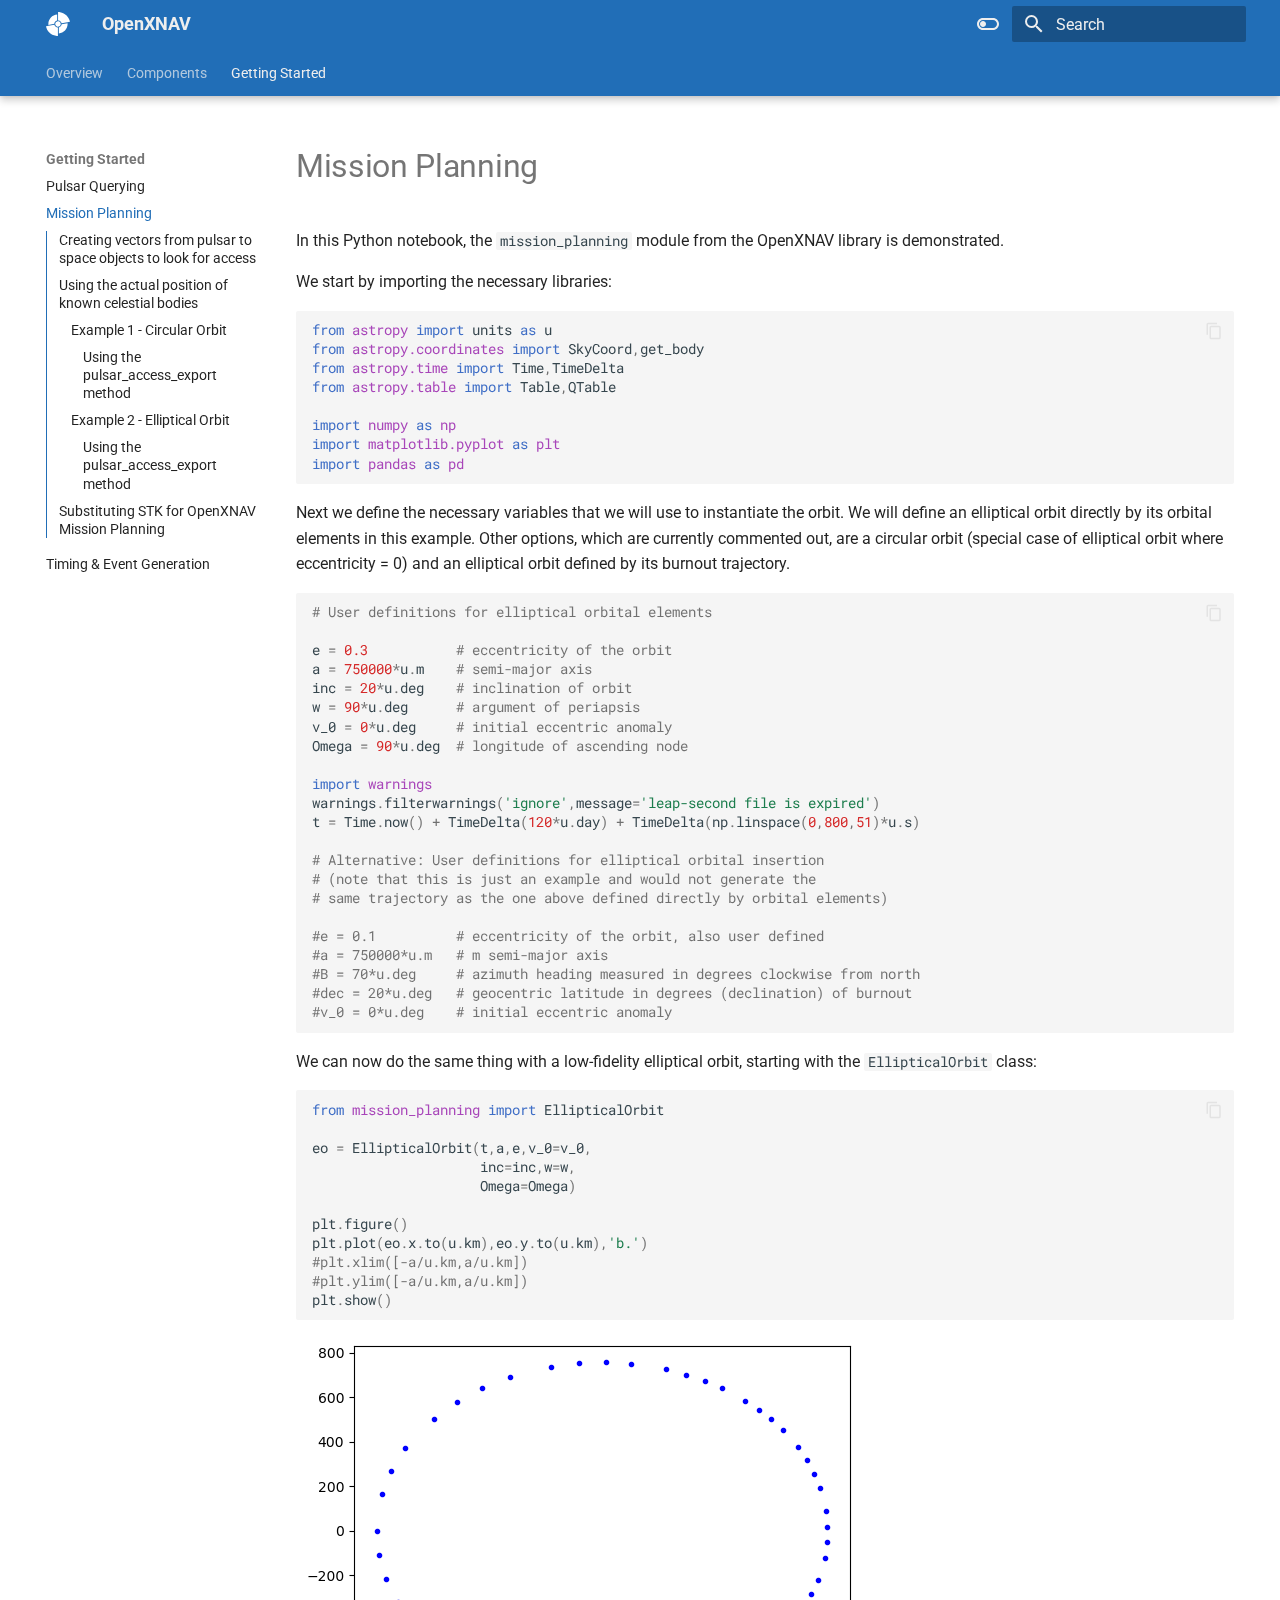
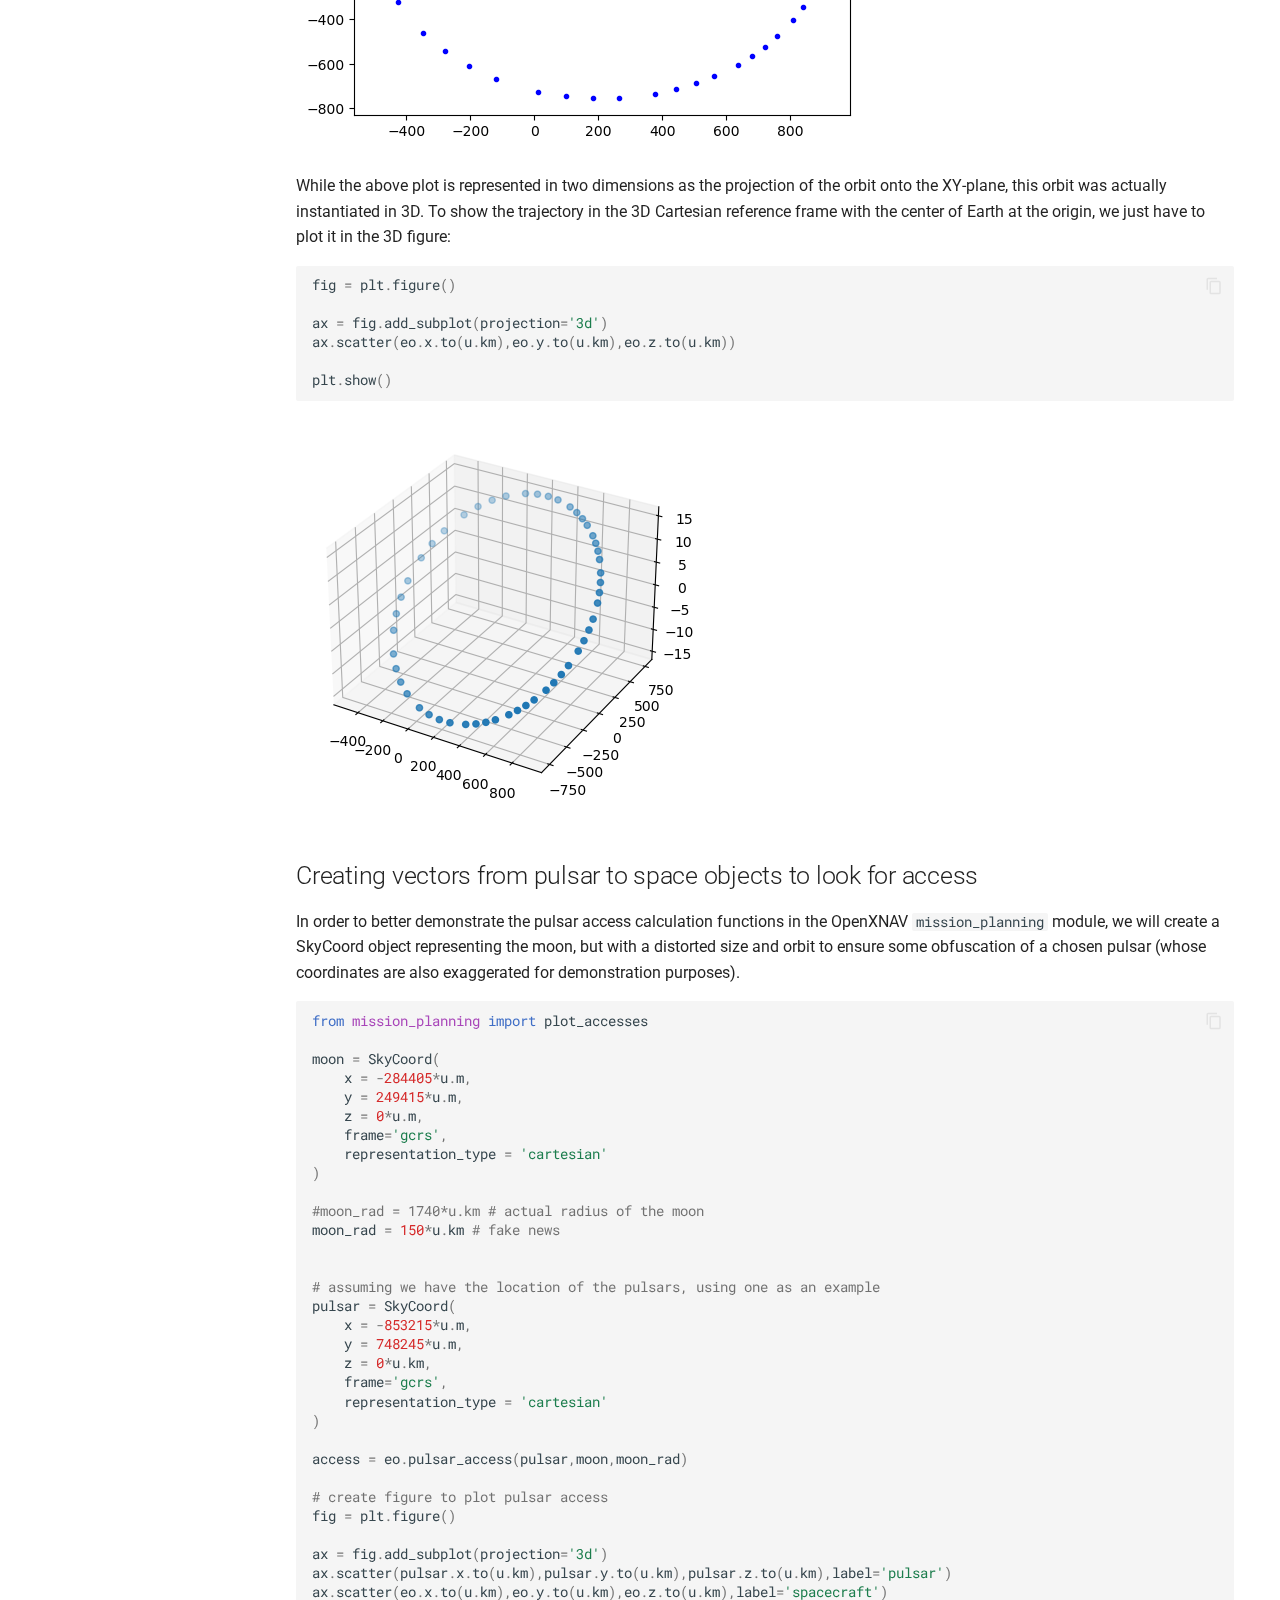
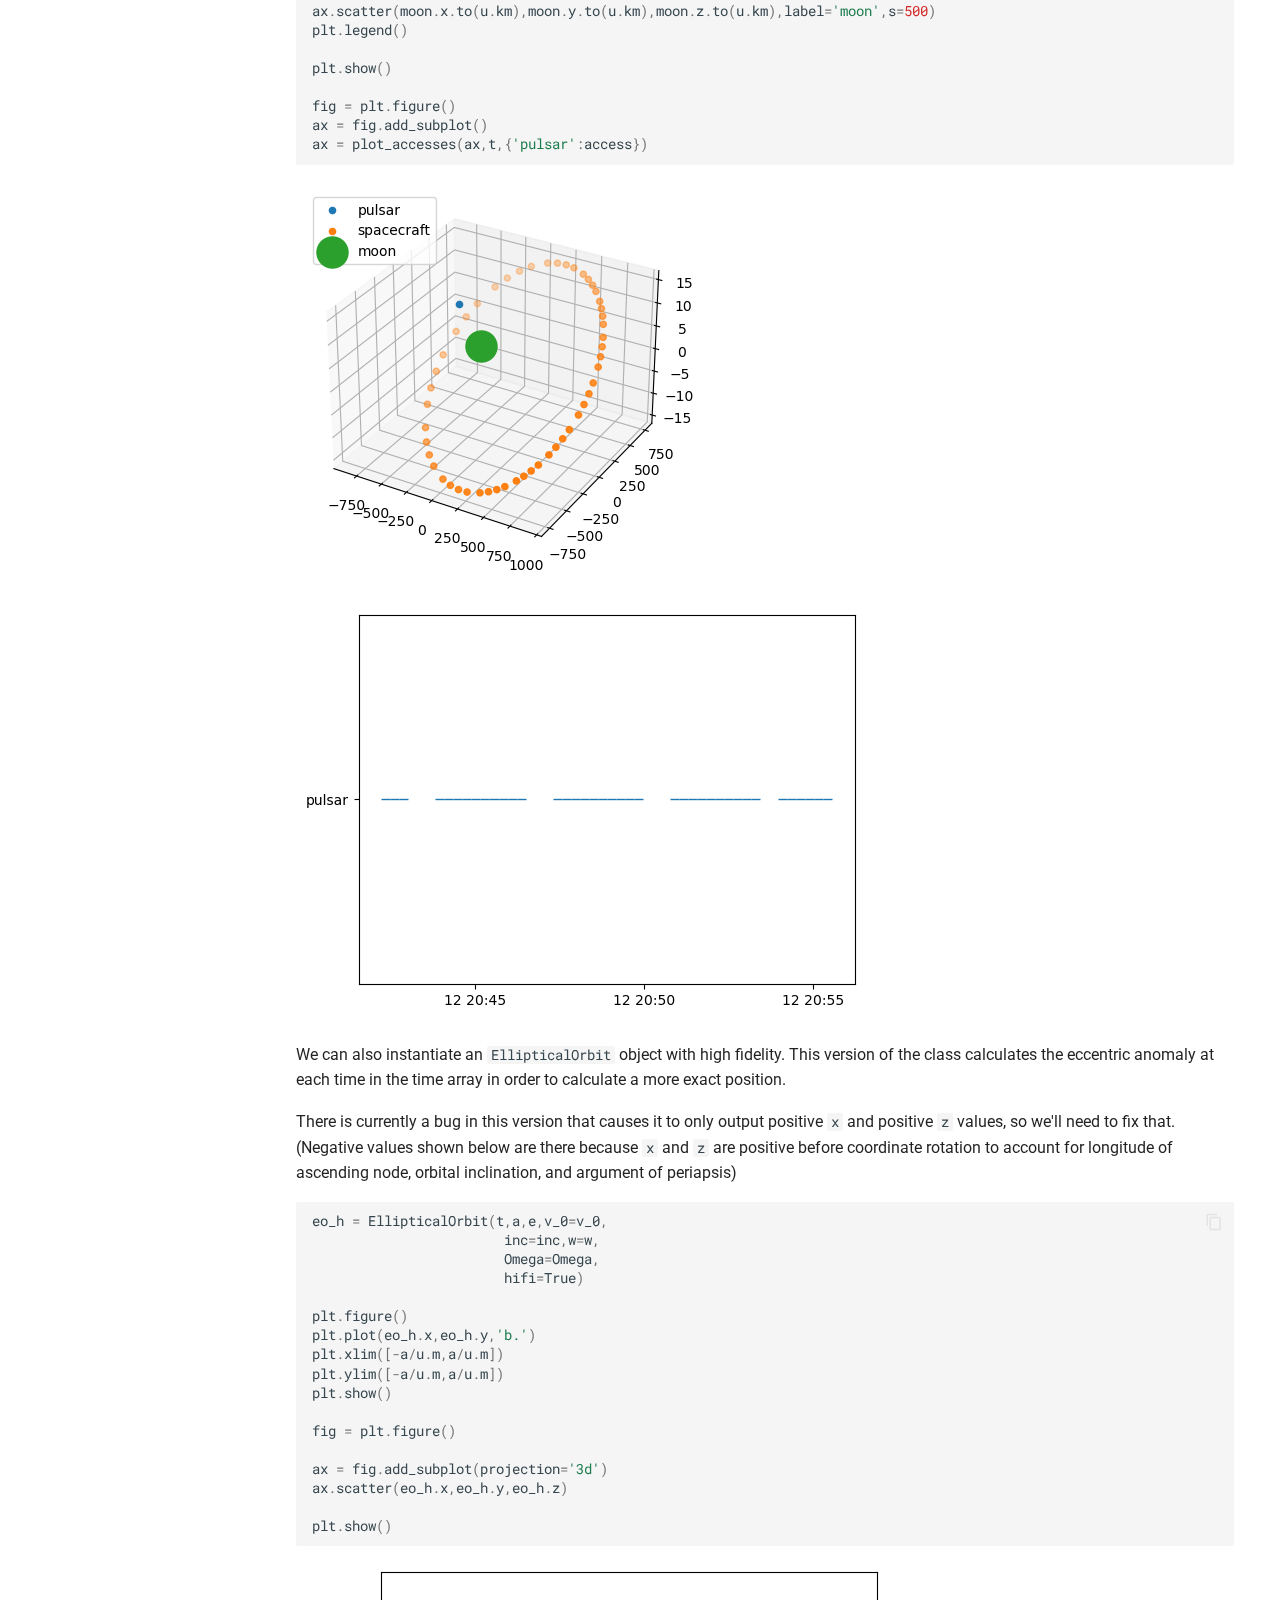
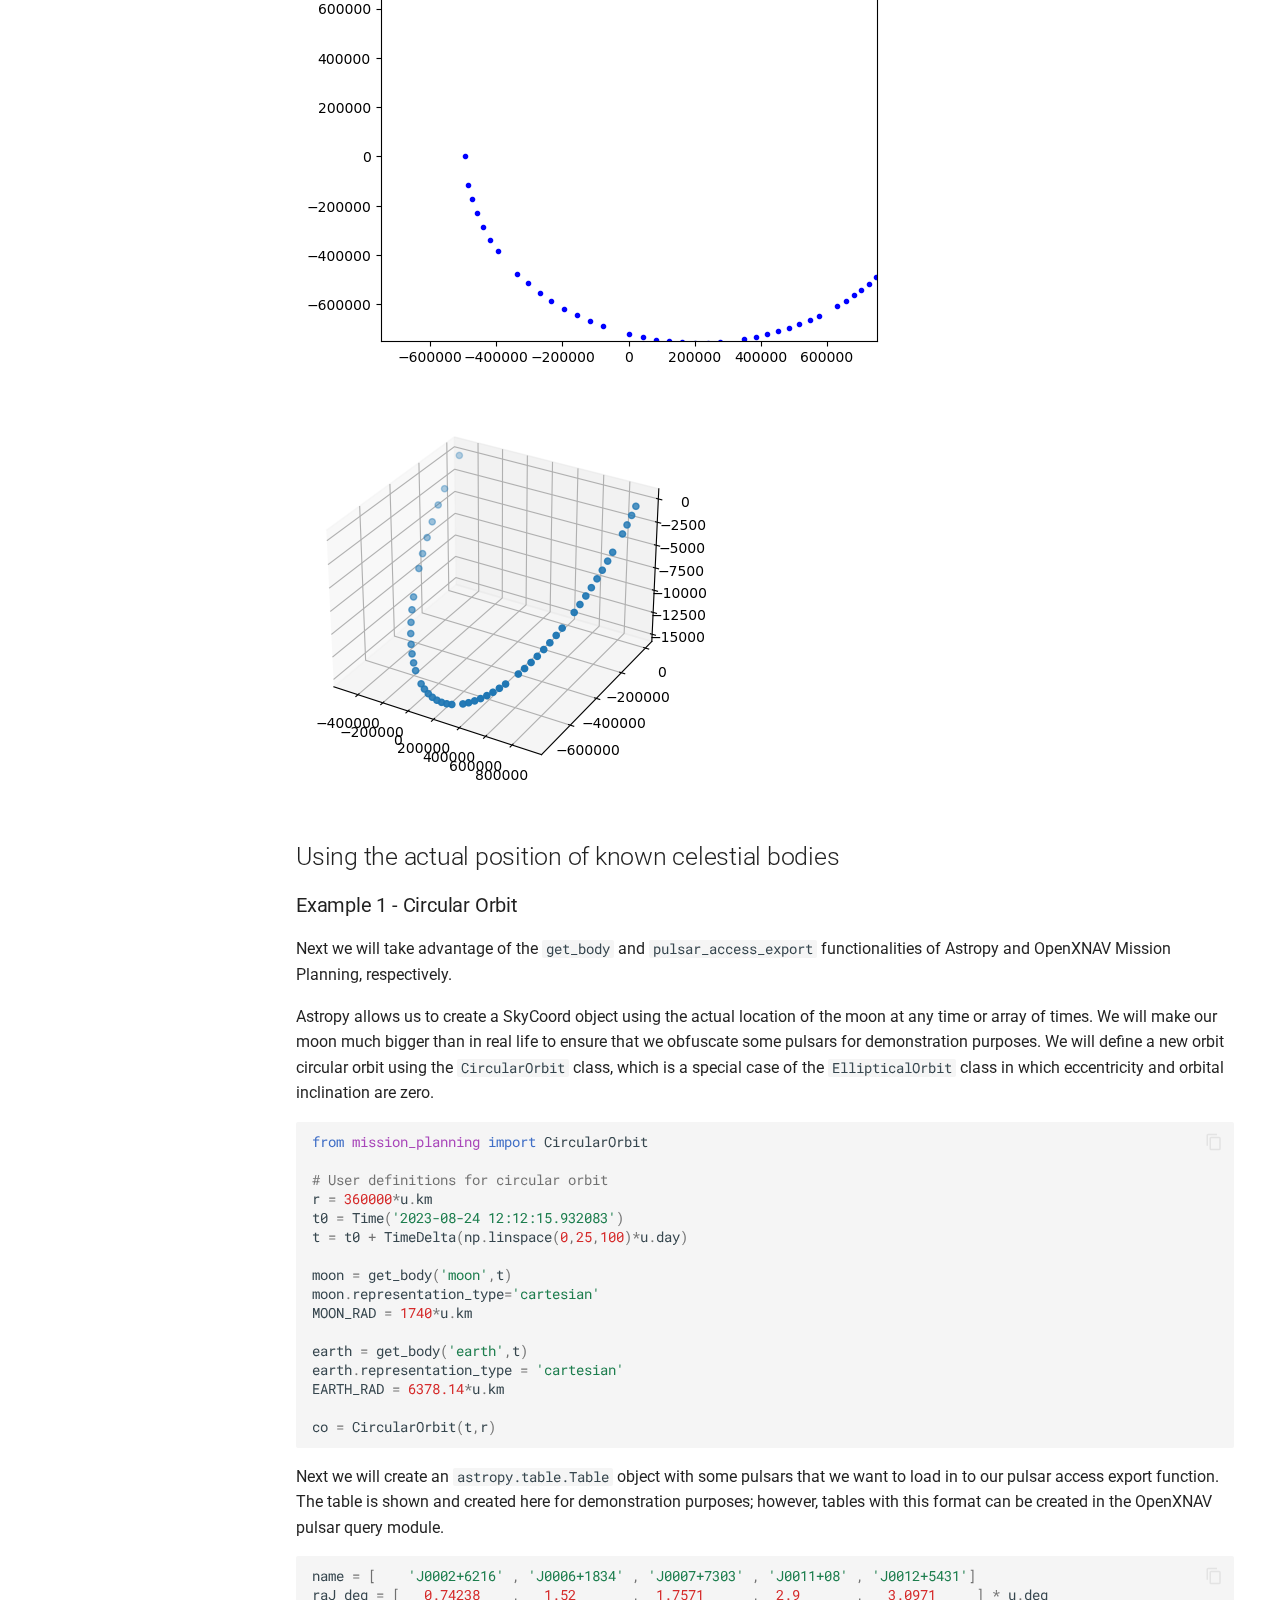
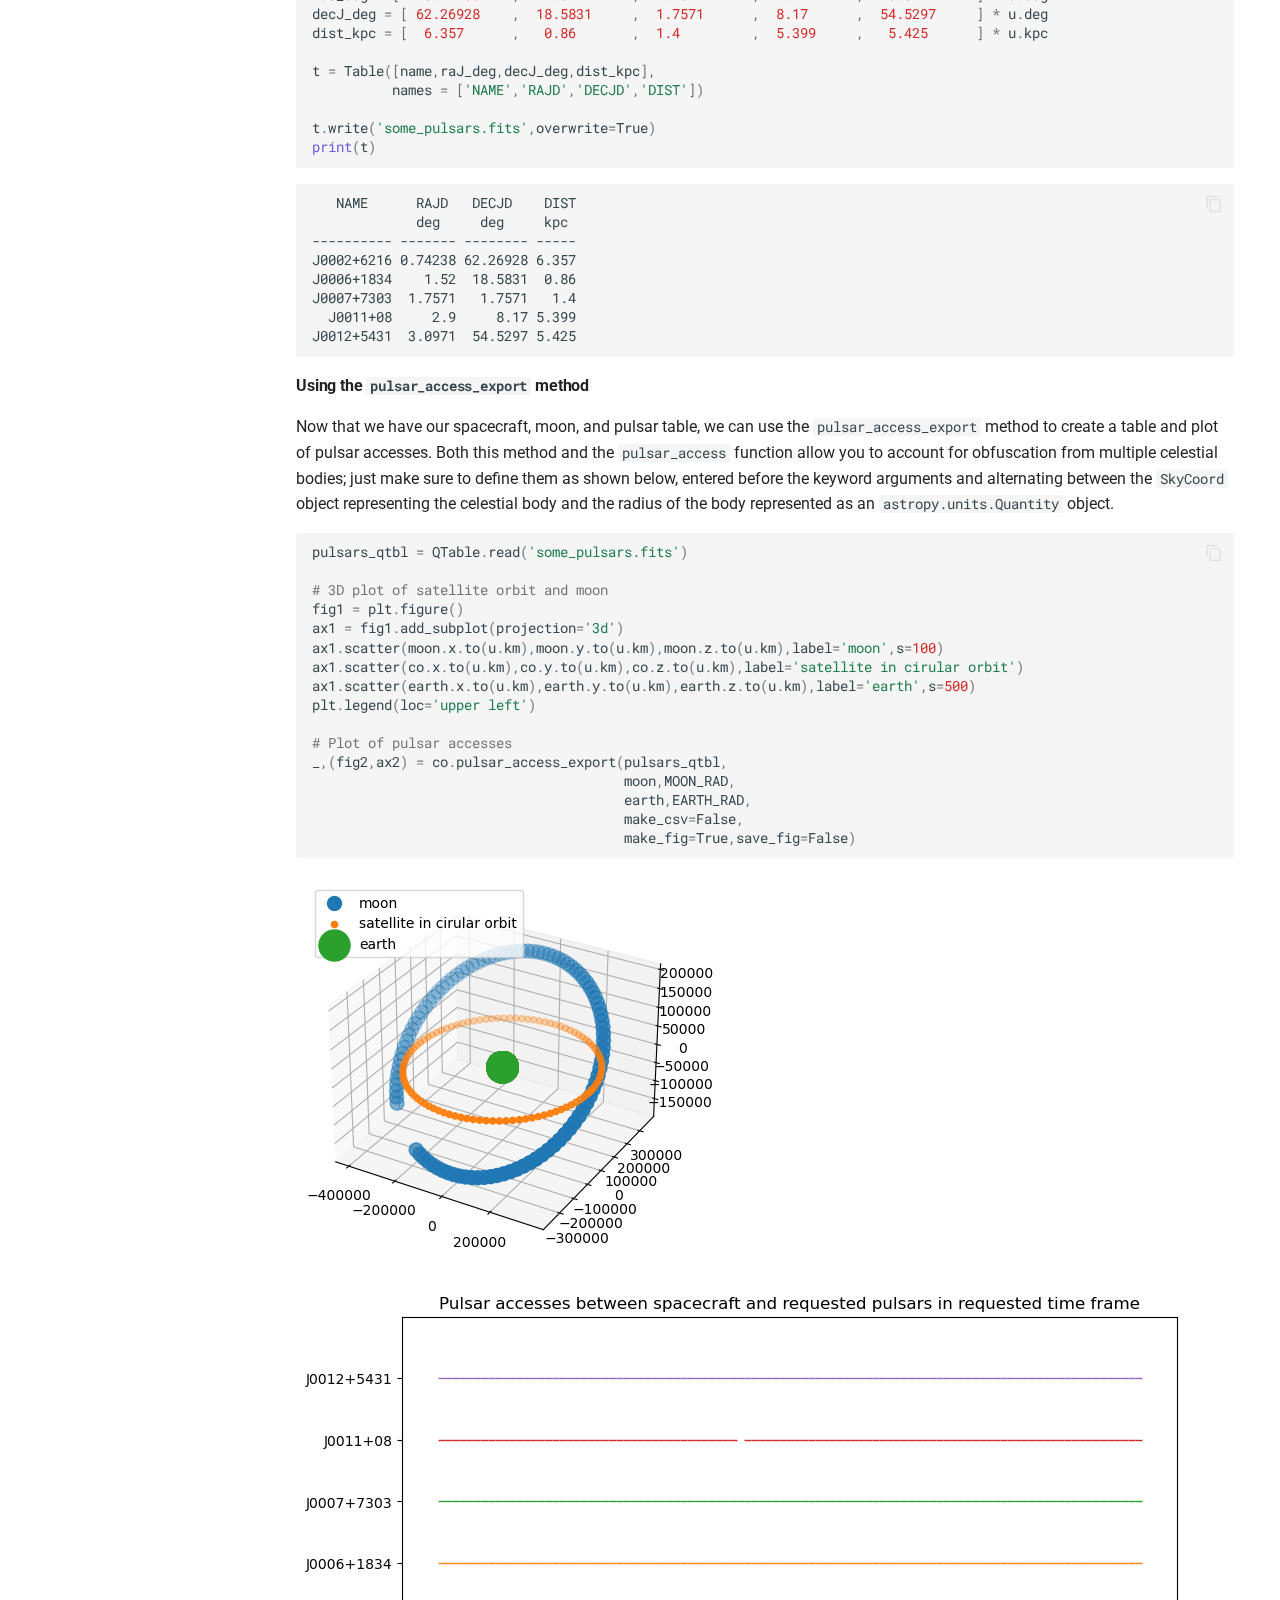
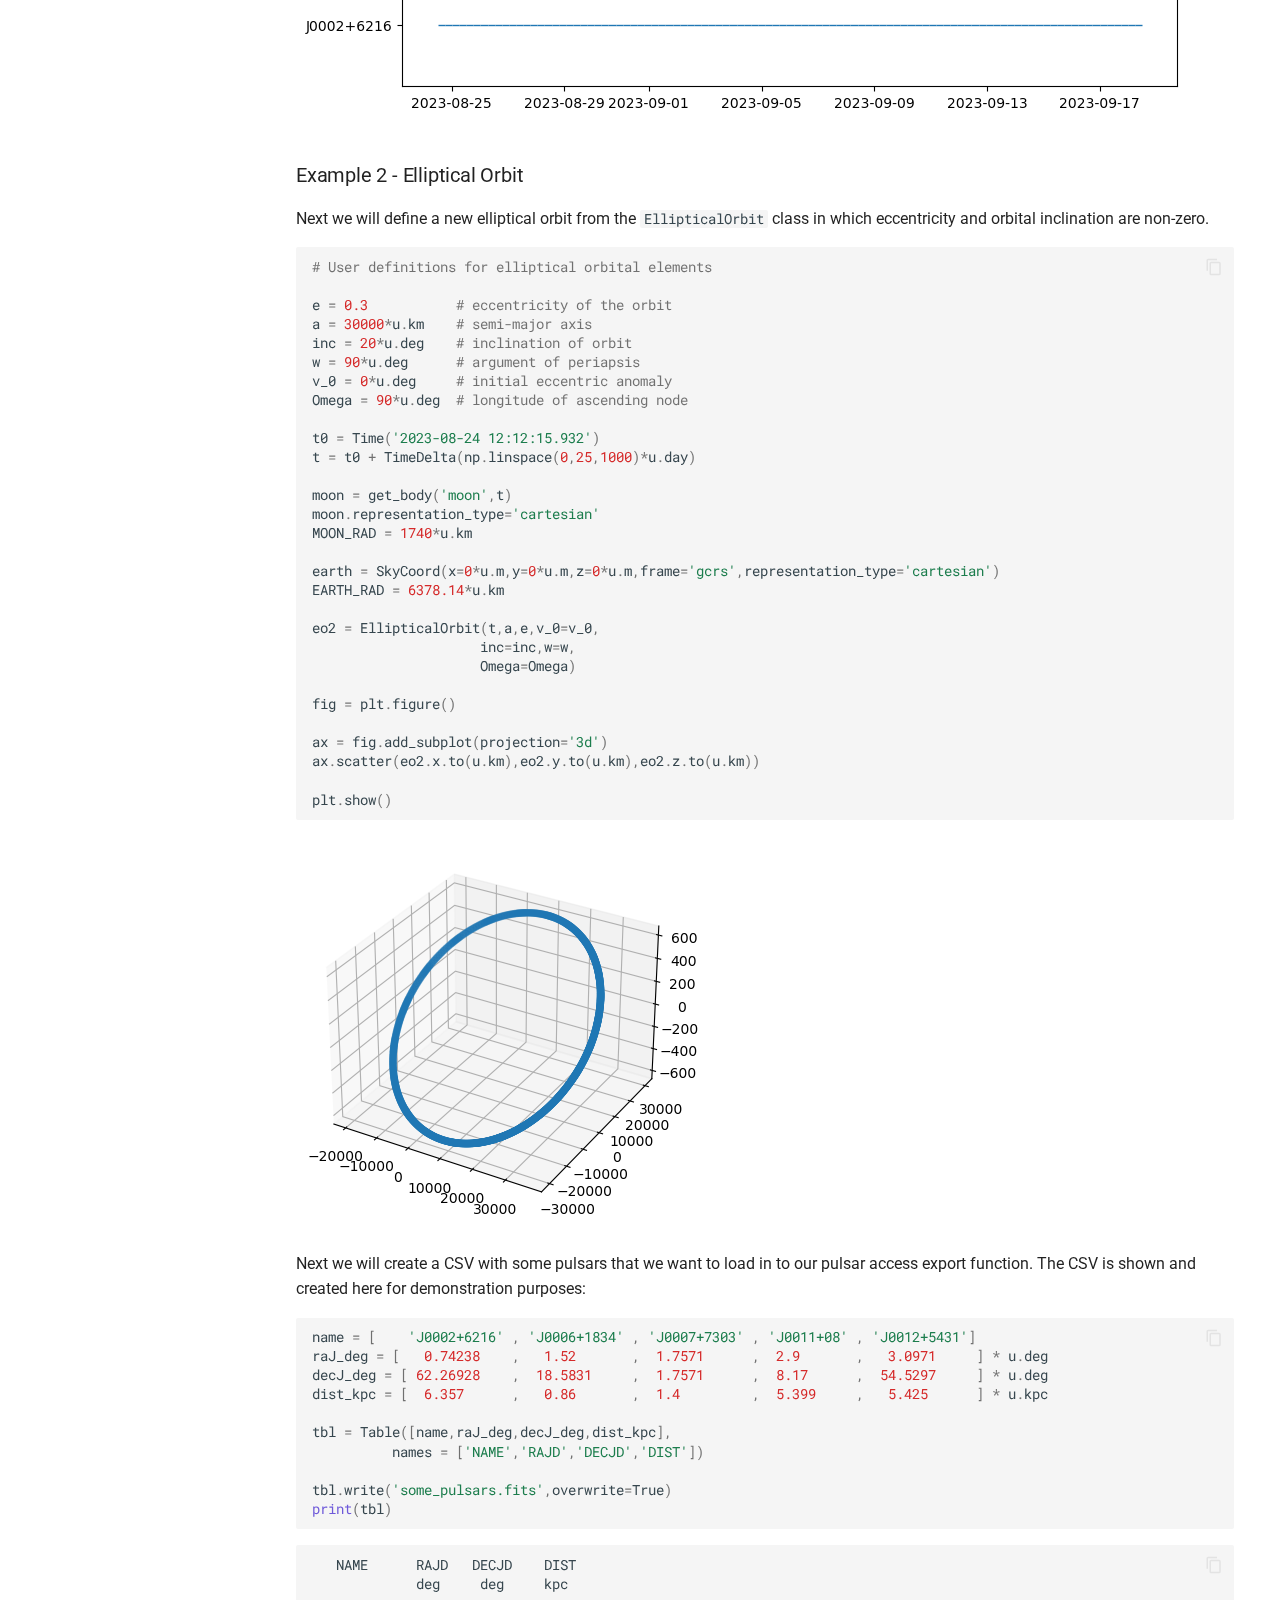
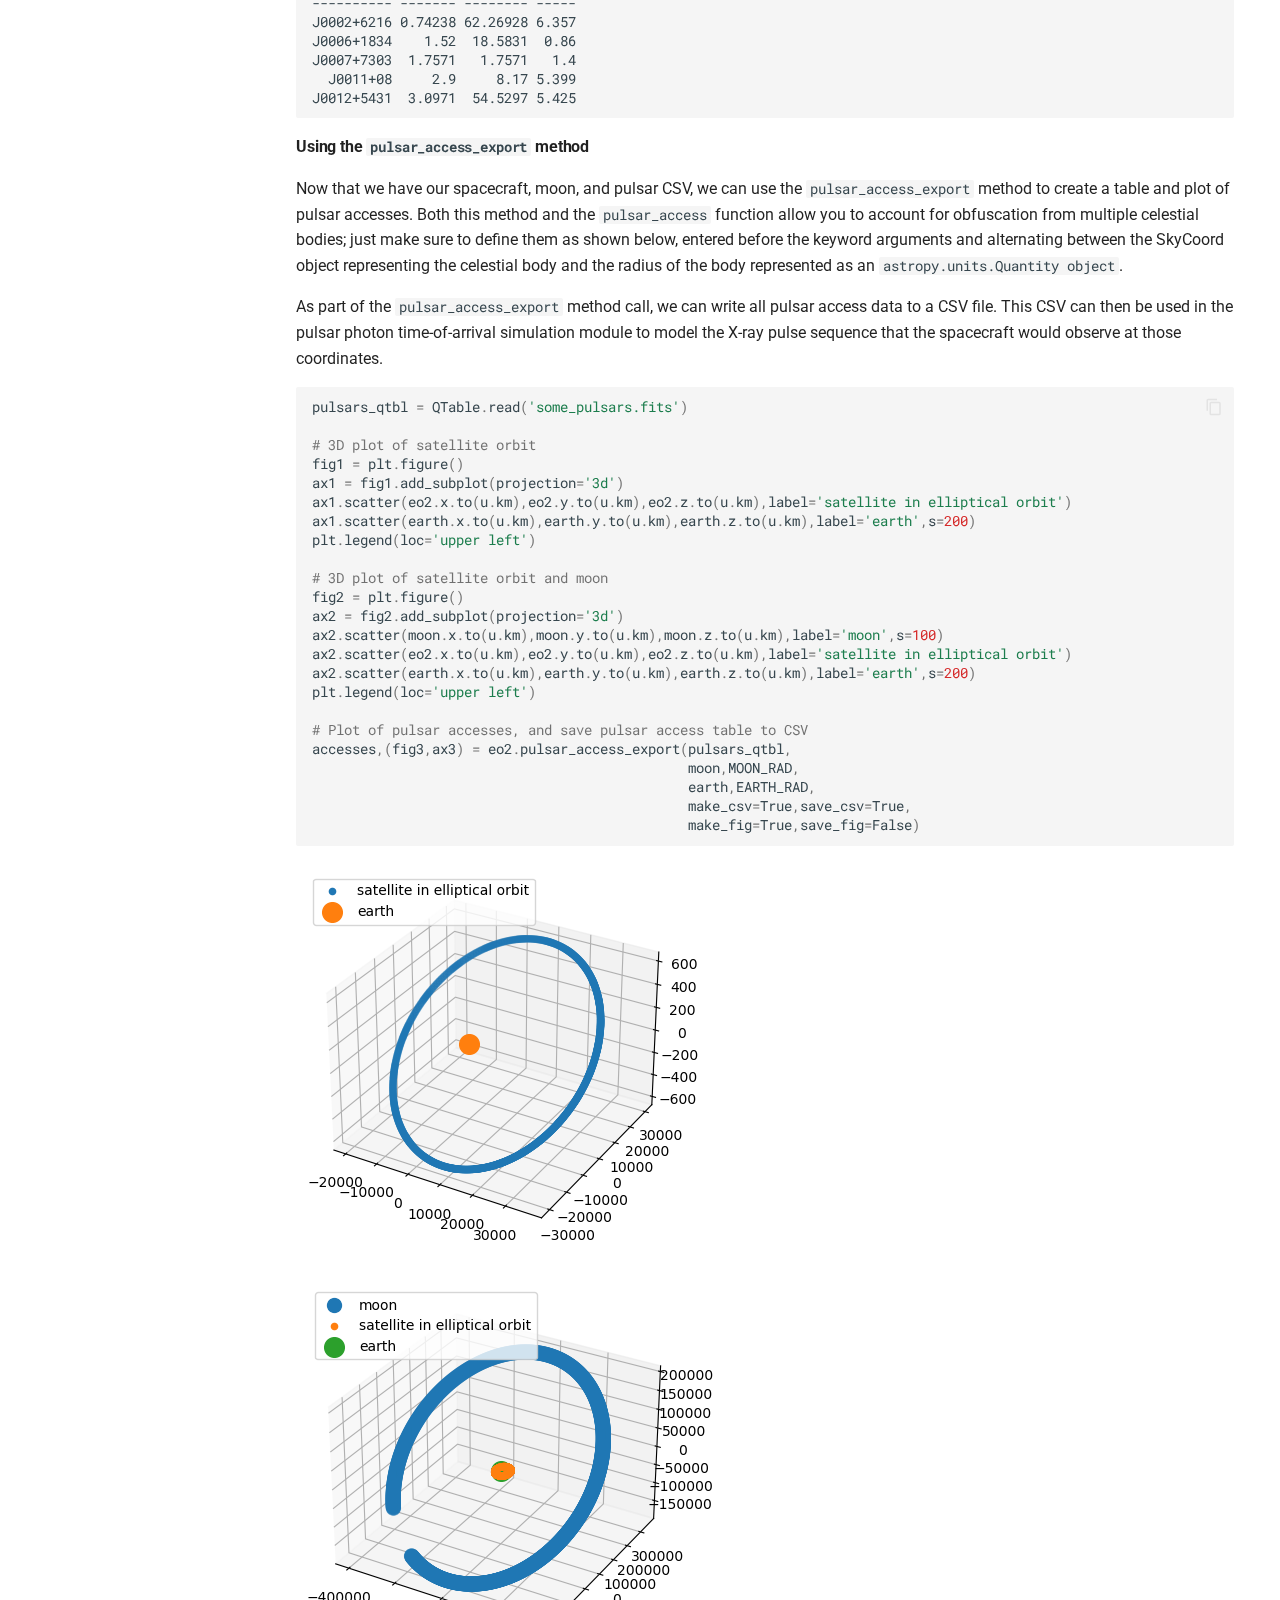
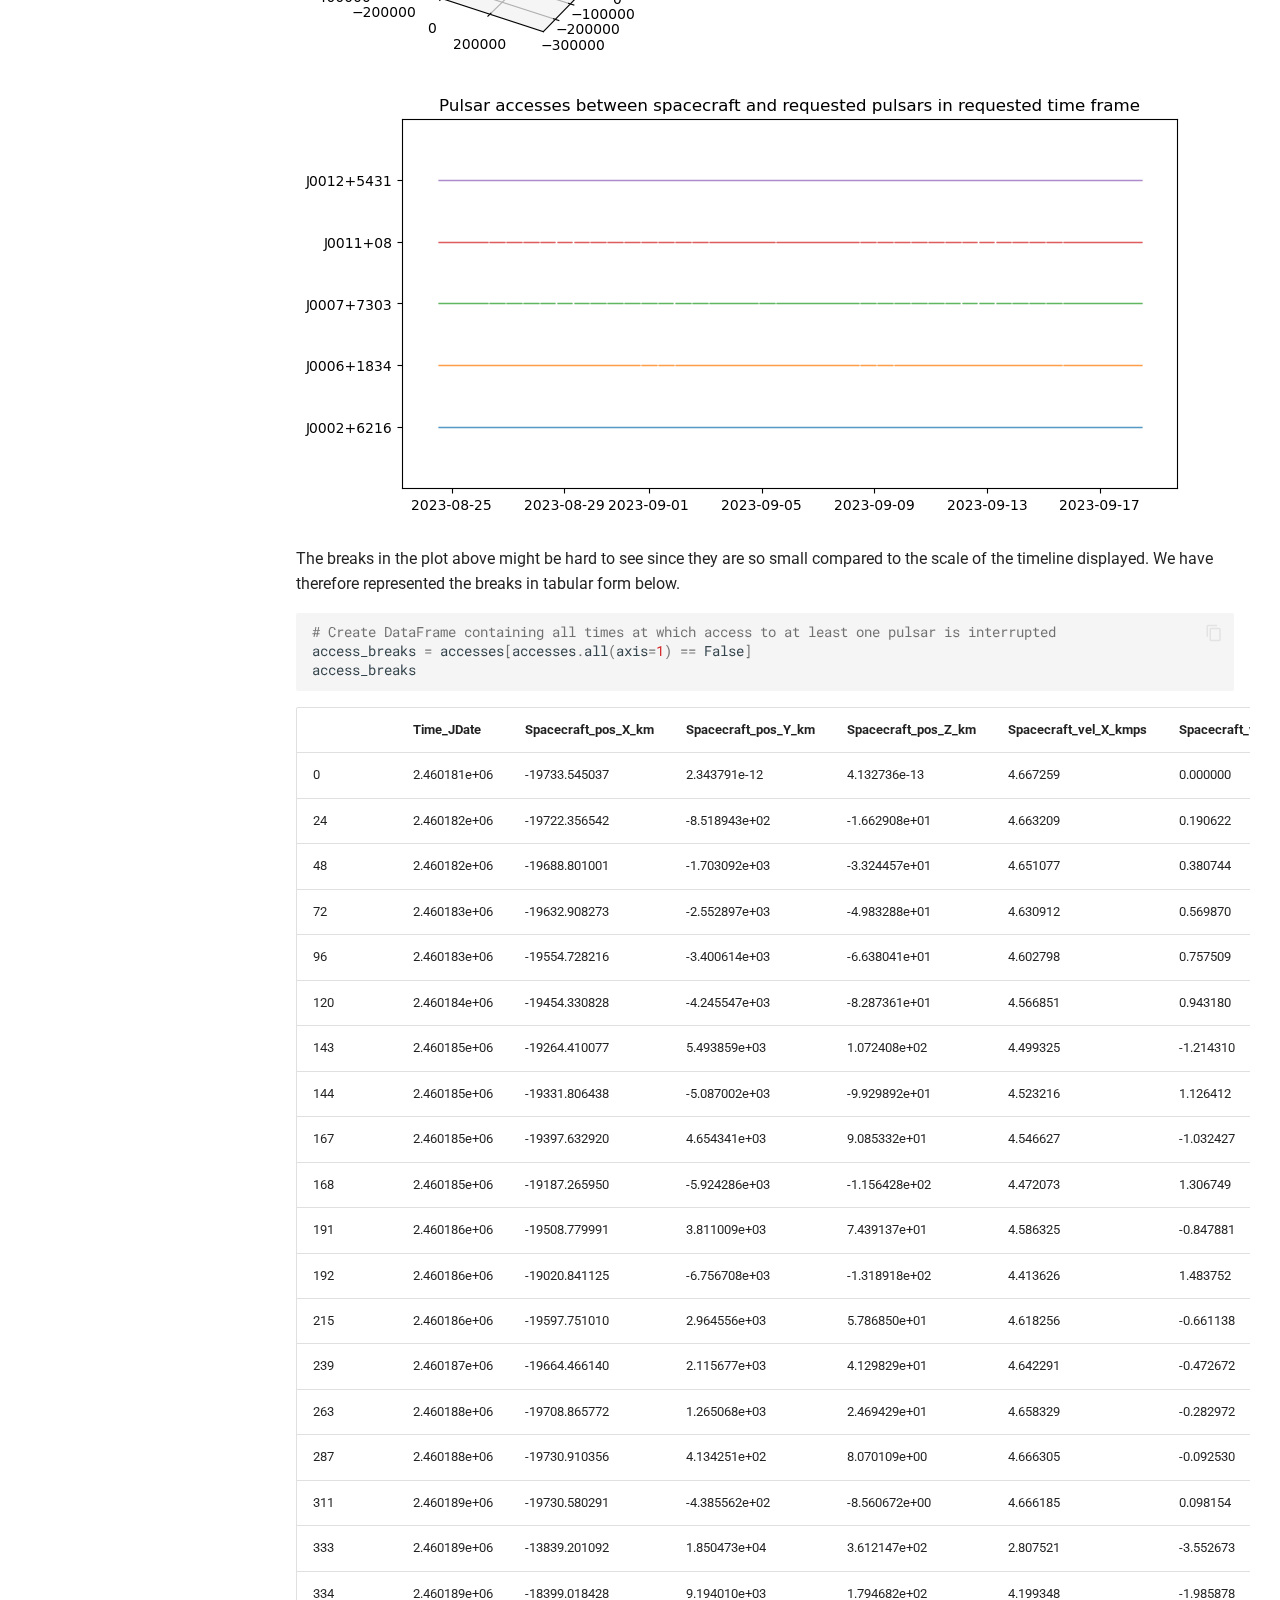
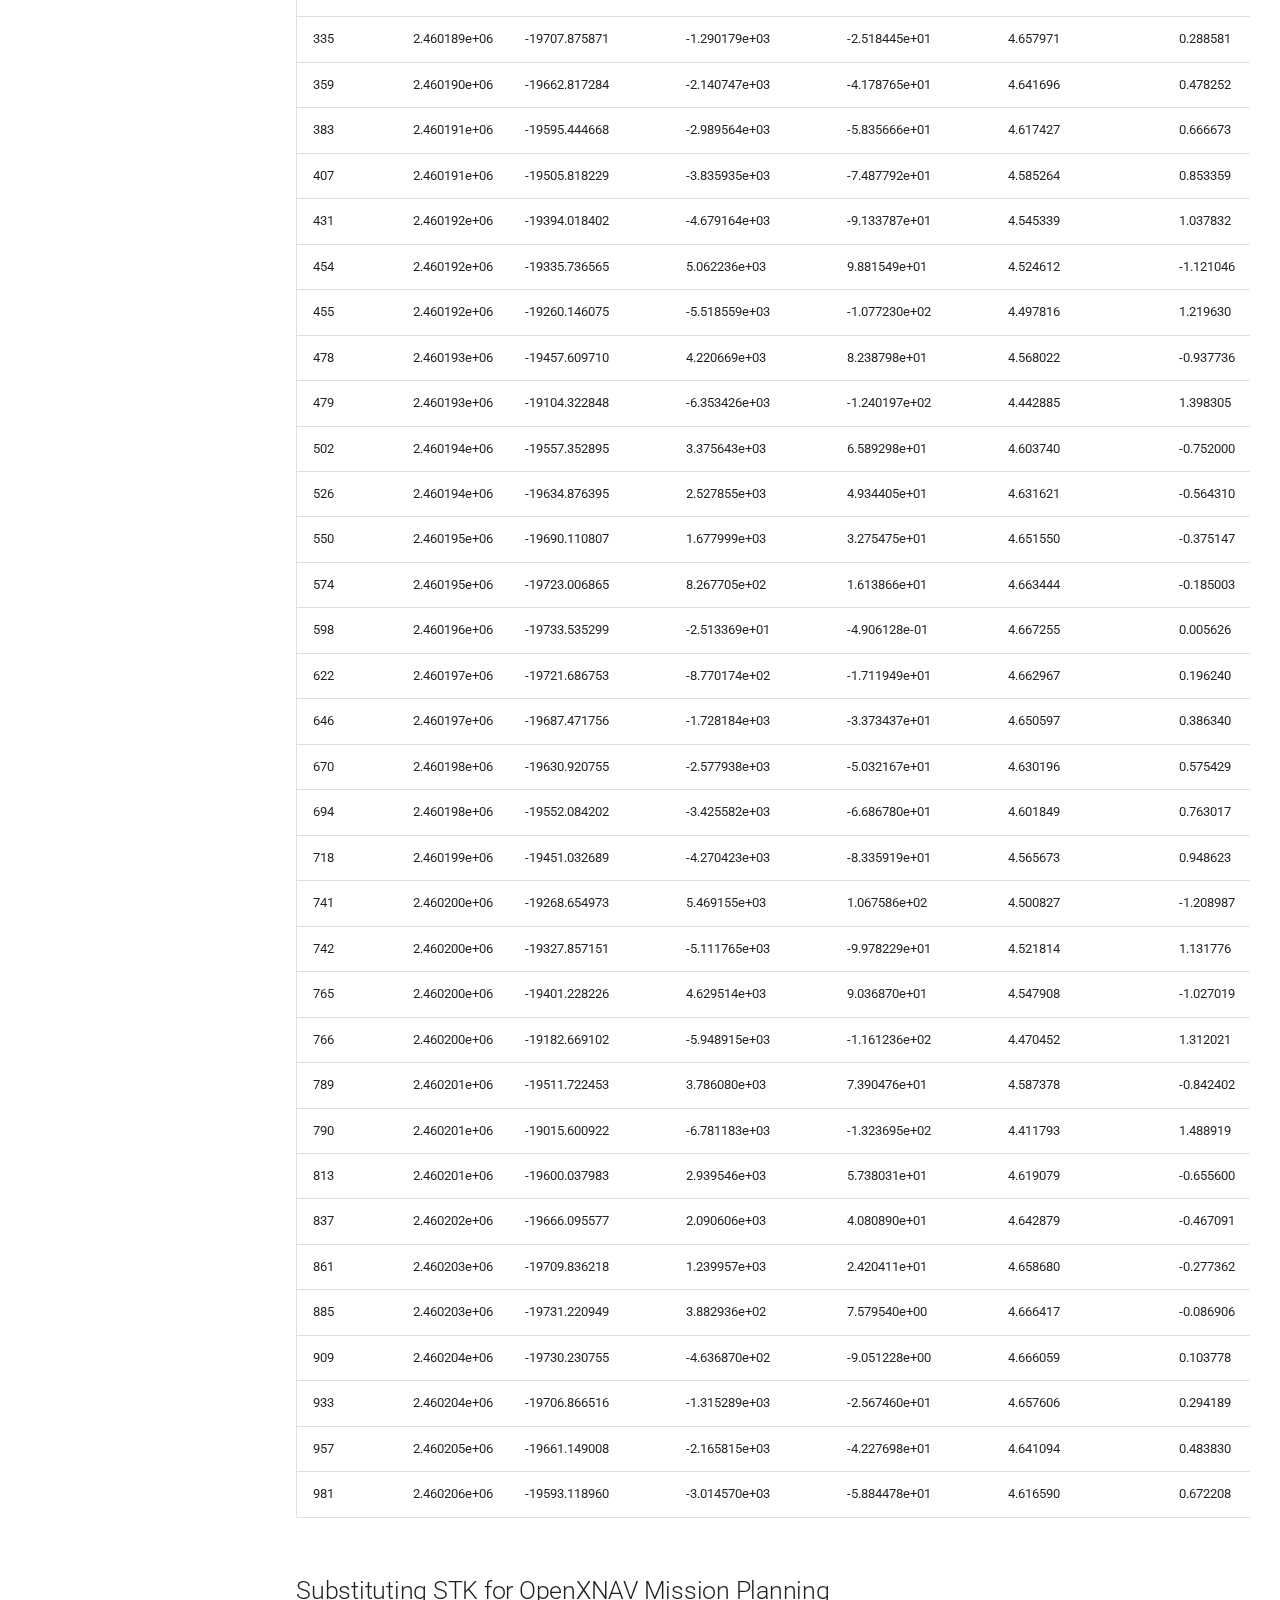
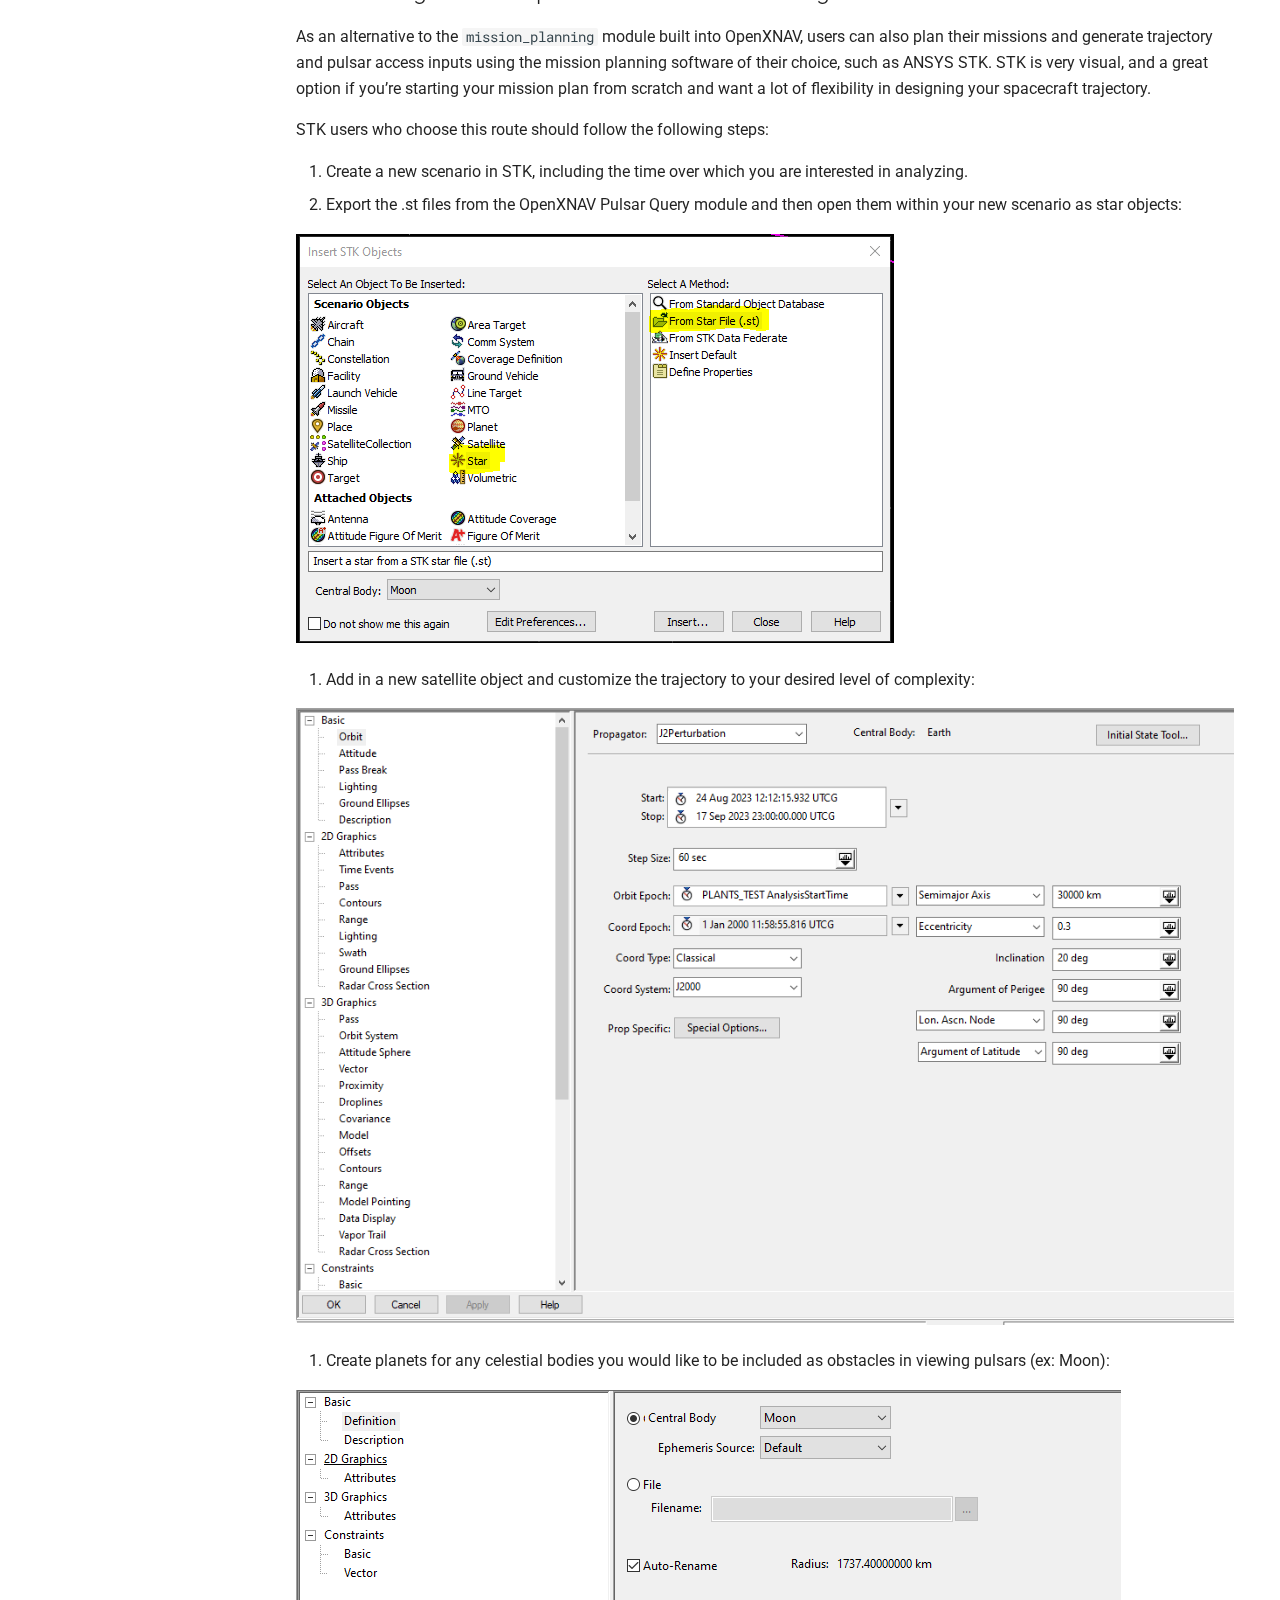
<file: components/2__mission_planning/mp_overview/index.html>
<!doctype html>
<html lang="en" class="no-js">
  <head>
    
      <meta charset="utf-8">
      <meta name="viewport" content="width=device-width,initial-scale=1">
      
      
      
      
        <link rel="prev" href="../../1__pulsar_querying/pq_overview/">
      
      
        <link rel="next" href="../../3__custom_event_generation/ceg_overview/">
      
      
      <link rel="icon" href="../../../assets/images/favicon.png">
      <meta name="generator" content="mkdocs-1.5.3, mkdocs-material-9.4.6">
    
    
      
        <title>Mission Planning - OpenXNAV</title>
      
    
    
      <link rel="stylesheet" href="../../../assets/stylesheets/main.35e1ed30.min.css">
      
        
        <link rel="stylesheet" href="../../../assets/stylesheets/palette.356b1318.min.css">
      
      
  
  
    
    
  
    
    
  
    
    
  
    
    
  
    
    
  
    
    
  
    
    
  
    
    
  
    
    
  
    
    
  
    
    
  
  
  <style>:root{--md-admonition-icon--note:url('data:image/svg+xml;charset=utf-8,<svg xmlns="http://www.w3.org/2000/svg" viewBox="0 0 16 16"><path d="M1 7.775V2.75C1 1.784 1.784 1 2.75 1h5.025c.464 0 .91.184 1.238.513l6.25 6.25a1.75 1.75 0 0 1 0 2.474l-5.026 5.026a1.75 1.75 0 0 1-2.474 0l-6.25-6.25A1.752 1.752 0 0 1 1 7.775Zm1.5 0c0 .066.026.13.073.177l6.25 6.25a.25.25 0 0 0 .354 0l5.025-5.025a.25.25 0 0 0 0-.354l-6.25-6.25a.25.25 0 0 0-.177-.073H2.75a.25.25 0 0 0-.25.25ZM6 5a1 1 0 1 1 0 2 1 1 0 0 1 0-2Z"/></svg>');--md-admonition-icon--info:url('data:image/svg+xml;charset=utf-8,<svg xmlns="http://www.w3.org/2000/svg" viewBox="0 0 16 16"><path d="M0 8a8 8 0 1 1 16 0A8 8 0 0 1 0 8Zm8-6.5a6.5 6.5 0 1 0 0 13 6.5 6.5 0 0 0 0-13ZM6.5 7.75A.75.75 0 0 1 7.25 7h1a.75.75 0 0 1 .75.75v2.75h.25a.75.75 0 0 1 0 1.5h-2a.75.75 0 0 1 0-1.5h.25v-2h-.25a.75.75 0 0 1-.75-.75ZM8 6a1 1 0 1 1 0-2 1 1 0 0 1 0 2Z"/></svg>');--md-admonition-icon--tip:url('data:image/svg+xml;charset=utf-8,<svg xmlns="http://www.w3.org/2000/svg" viewBox="0 0 16 16"><path d="M8.834.066c.763.087 1.5.295 2.01.884.505.581.656 1.378.656 2.3 0 .467-.087 1.119-.157 1.637L11.328 5h1.422c.603 0 1.174.085 1.668.333.508.254.911.679 1.137 1.2.453.998.438 2.447.188 4.316l-.04.306c-.105.79-.195 1.473-.313 2.033-.131.63-.315 1.209-.668 1.672C13.97 15.847 12.706 16 11 16c-1.848 0-3.234-.333-4.388-.653-.165-.045-.323-.09-.475-.133-.658-.186-1.2-.34-1.725-.415A1.75 1.75 0 0 1 2.75 16h-1A1.75 1.75 0 0 1 0 14.25v-7.5C0 5.784.784 5 1.75 5h1a1.75 1.75 0 0 1 1.514.872c.258-.105.59-.268.918-.508C5.853 4.874 6.5 4.079 6.5 2.75v-.5c0-1.202.994-2.337 2.334-2.184ZM4.5 13.3c.705.088 1.39.284 2.072.478l.441.125c1.096.305 2.334.598 3.987.598 1.794 0 2.28-.223 2.528-.549.147-.193.276-.505.394-1.07.105-.502.188-1.124.295-1.93l.04-.3c.25-1.882.189-2.933-.068-3.497a.921.921 0 0 0-.442-.48c-.208-.104-.52-.174-.997-.174H11c-.686 0-1.295-.577-1.206-1.336.023-.192.05-.39.076-.586.065-.488.13-.97.13-1.328 0-.809-.144-1.15-.288-1.316-.137-.158-.402-.304-1.048-.378C8.357 1.521 8 1.793 8 2.25v.5c0 1.922-.978 3.128-1.933 3.825a5.831 5.831 0 0 1-1.567.81ZM2.75 6.5h-1a.25.25 0 0 0-.25.25v7.5c0 .138.112.25.25.25h1a.25.25 0 0 0 .25-.25v-7.5a.25.25 0 0 0-.25-.25Z"/></svg>');--md-admonition-icon--success:url('data:image/svg+xml;charset=utf-8,<svg xmlns="http://www.w3.org/2000/svg" viewBox="0 0 16 16"><path d="M13.78 4.22a.75.75 0 0 1 0 1.06l-7.25 7.25a.75.75 0 0 1-1.06 0L2.22 9.28a.751.751 0 0 1 .018-1.042.751.751 0 0 1 1.042-.018L6 10.94l6.72-6.72a.75.75 0 0 1 1.06 0Z"/></svg>');--md-admonition-icon--question:url('data:image/svg+xml;charset=utf-8,<svg xmlns="http://www.w3.org/2000/svg" viewBox="0 0 16 16"><path d="M0 8a8 8 0 1 1 16 0A8 8 0 0 1 0 8Zm8-6.5a6.5 6.5 0 1 0 0 13 6.5 6.5 0 0 0 0-13ZM6.92 6.085h.001a.749.749 0 1 1-1.342-.67c.169-.339.436-.701.849-.977C6.845 4.16 7.369 4 8 4a2.756 2.756 0 0 1 1.637.525c.503.377.863.965.863 1.725 0 .448-.115.83-.329 1.15-.205.307-.47.513-.692.662-.109.072-.22.138-.313.195l-.006.004a6.24 6.24 0 0 0-.26.16.952.952 0 0 0-.276.245.75.75 0 0 1-1.248-.832c.184-.264.42-.489.692-.661.103-.067.207-.132.313-.195l.007-.004c.1-.061.182-.11.258-.161a.969.969 0 0 0 .277-.245C8.96 6.514 9 6.427 9 6.25a.612.612 0 0 0-.262-.525A1.27 1.27 0 0 0 8 5.5c-.369 0-.595.09-.74.187a1.01 1.01 0 0 0-.34.398ZM9 11a1 1 0 1 1-2 0 1 1 0 0 1 2 0Z"/></svg>');--md-admonition-icon--warning:url('data:image/svg+xml;charset=utf-8,<svg xmlns="http://www.w3.org/2000/svg" viewBox="0 0 16 16"><path d="M6.457 1.047c.659-1.234 2.427-1.234 3.086 0l6.082 11.378A1.75 1.75 0 0 1 14.082 15H1.918a1.75 1.75 0 0 1-1.543-2.575Zm1.763.707a.25.25 0 0 0-.44 0L1.698 13.132a.25.25 0 0 0 .22.368h12.164a.25.25 0 0 0 .22-.368Zm.53 3.996v2.5a.75.75 0 0 1-1.5 0v-2.5a.75.75 0 0 1 1.5 0ZM9 11a1 1 0 1 1-2 0 1 1 0 0 1 2 0Z"/></svg>');--md-admonition-icon--failure:url('data:image/svg+xml;charset=utf-8,<svg xmlns="http://www.w3.org/2000/svg" viewBox="0 0 16 16"><path d="M2.344 2.343h-.001a8 8 0 0 1 11.314 11.314A8.002 8.002 0 0 1 .234 10.089a8 8 0 0 1 2.11-7.746Zm1.06 10.253a6.5 6.5 0 1 0 9.108-9.275 6.5 6.5 0 0 0-9.108 9.275ZM6.03 4.97 8 6.94l1.97-1.97a.749.749 0 0 1 1.275.326.749.749 0 0 1-.215.734L9.06 8l1.97 1.97a.749.749 0 0 1-.326 1.275.749.749 0 0 1-.734-.215L8 9.06l-1.97 1.97a.749.749 0 0 1-1.275-.326.749.749 0 0 1 .215-.734L6.94 8 4.97 6.03a.751.751 0 0 1 .018-1.042.751.751 0 0 1 1.042-.018Z"/></svg>');--md-admonition-icon--danger:url('data:image/svg+xml;charset=utf-8,<svg xmlns="http://www.w3.org/2000/svg" viewBox="0 0 16 16"><path d="M9.504.43a1.516 1.516 0 0 1 2.437 1.713L10.415 5.5h2.123c1.57 0 2.346 1.909 1.22 3.004l-7.34 7.142a1.249 1.249 0 0 1-.871.354h-.302a1.25 1.25 0 0 1-1.157-1.723L5.633 10.5H3.462c-1.57 0-2.346-1.909-1.22-3.004L9.503.429Zm1.047 1.074L3.286 8.571A.25.25 0 0 0 3.462 9H6.75a.75.75 0 0 1 .694 1.034l-1.713 4.188 6.982-6.793A.25.25 0 0 0 12.538 7H9.25a.75.75 0 0 1-.683-1.06l2.008-4.418.003-.006a.036.036 0 0 0-.004-.009l-.006-.006-.008-.001c-.003 0-.006.002-.009.004Z"/></svg>');--md-admonition-icon--bug:url('data:image/svg+xml;charset=utf-8,<svg xmlns="http://www.w3.org/2000/svg" viewBox="0 0 16 16"><path d="M4.72.22a.75.75 0 0 1 1.06 0l1 .999a3.488 3.488 0 0 1 2.441 0l.999-1a.748.748 0 0 1 1.265.332.75.75 0 0 1-.205.729l-.775.776c.616.63.995 1.493.995 2.444v.327c0 .1-.009.197-.025.292.408.14.764.392 1.029.722l1.968-.787a.75.75 0 0 1 .556 1.392L13 7.258V9h2.25a.75.75 0 0 1 0 1.5H13v.5c0 .409-.049.806-.141 1.186l2.17.868a.75.75 0 0 1-.557 1.392l-2.184-.873A4.997 4.997 0 0 1 8 16a4.997 4.997 0 0 1-4.288-2.427l-2.183.873a.75.75 0 0 1-.558-1.392l2.17-.868A5.036 5.036 0 0 1 3 11v-.5H.75a.75.75 0 0 1 0-1.5H3V7.258L.971 6.446a.75.75 0 0 1 .558-1.392l1.967.787c.265-.33.62-.583 1.03-.722a1.677 1.677 0 0 1-.026-.292V4.5c0-.951.38-1.814.995-2.444L4.72 1.28a.75.75 0 0 1 0-1.06Zm.53 6.28a.75.75 0 0 0-.75.75V11a3.5 3.5 0 1 0 7 0V7.25a.75.75 0 0 0-.75-.75ZM6.173 5h3.654A.172.172 0 0 0 10 4.827V4.5a2 2 0 1 0-4 0v.327c0 .096.077.173.173.173Z"/></svg>');--md-admonition-icon--example:url('data:image/svg+xml;charset=utf-8,<svg xmlns="http://www.w3.org/2000/svg" viewBox="0 0 16 16"><path d="M11.013 1.427a1.75 1.75 0 0 1 2.474 0l1.086 1.086a1.75 1.75 0 0 1 0 2.474l-8.61 8.61c-.21.21-.47.364-.756.445l-3.251.93a.75.75 0 0 1-.927-.928l.929-3.25c.081-.286.235-.547.445-.758l8.61-8.61Zm.176 4.823L9.75 4.81l-6.286 6.287a.253.253 0 0 0-.064.108l-.558 1.953 1.953-.558a.253.253 0 0 0 .108-.064Zm1.238-3.763a.25.25 0 0 0-.354 0L10.811 3.75l1.439 1.44 1.263-1.263a.25.25 0 0 0 0-.354Z"/></svg>');--md-admonition-icon--quote:url('data:image/svg+xml;charset=utf-8,<svg xmlns="http://www.w3.org/2000/svg" viewBox="0 0 16 16"><path d="M1.75 2.5h10.5a.75.75 0 0 1 0 1.5H1.75a.75.75 0 0 1 0-1.5Zm4 5h8.5a.75.75 0 0 1 0 1.5h-8.5a.75.75 0 0 1 0-1.5Zm0 5h8.5a.75.75 0 0 1 0 1.5h-8.5a.75.75 0 0 1 0-1.5ZM2.5 7.75v6a.75.75 0 0 1-1.5 0v-6a.75.75 0 0 1 1.5 0Z"/></svg>');}</style>



    
    
      
    
    
      
        
        
        <link rel="preconnect" href="https://fonts.gstatic.com" crossorigin>
        <link rel="stylesheet" href="https://fonts.googleapis.com/css?family=Roboto:300,300i,400,400i,700,700i%7CRoboto+Mono:400,400i,700,700i&display=fallback">
        <style>:root{--md-text-font:"Roboto";--md-code-font:"Roboto Mono"}</style>
      
    
    
      <link rel="stylesheet" href="../../../stylesheets/extra.css">
    
    <script>__md_scope=new URL("../../..",location),__md_hash=e=>[...e].reduce((e,_)=>(e<<5)-e+_.charCodeAt(0),0),__md_get=(e,_=localStorage,t=__md_scope)=>JSON.parse(_.getItem(t.pathname+"."+e)),__md_set=(e,_,t=localStorage,a=__md_scope)=>{try{t.setItem(a.pathname+"."+e,JSON.stringify(_))}catch(e){}}</script>
    
      

    
    
    
  </head>
  
  
    
    
      
    
    
    
    
    <body dir="ltr" data-md-color-scheme="default" data-md-color-primary="custom" data-md-color-accent="custom">
  
    
    
      <script>var palette=__md_get("__palette");if(palette&&"object"==typeof palette.color)for(var key of Object.keys(palette.color))document.body.setAttribute("data-md-color-"+key,palette.color[key])</script>
    
    <input class="md-toggle" data-md-toggle="drawer" type="checkbox" id="__drawer" autocomplete="off">
    <input class="md-toggle" data-md-toggle="search" type="checkbox" id="__search" autocomplete="off">
    <label class="md-overlay" for="__drawer"></label>
    <div data-md-component="skip">
      
        
        <a href="#mission-planning" class="md-skip">
          Skip to content
        </a>
      
    </div>
    <div data-md-component="announce">
      
    </div>
    
    
      

  

<header class="md-header md-header--shadow md-header--lifted" data-md-component="header">
  <nav class="md-header__inner md-grid" aria-label="Header">
    <a href="../../.." title="OpenXNAV" class="md-header__button md-logo" aria-label="OpenXNAV" data-md-component="logo">
      
  <img src="../../../assets/images/logo/svg/23-03611_OpenXNav_White-icon.svg" alt="logo">

    </a>
    <label class="md-header__button md-icon" for="__drawer">
      
      <svg xmlns="http://www.w3.org/2000/svg" viewBox="0 0 24 24"><path d="M3 6h18v2H3V6m0 5h18v2H3v-2m0 5h18v2H3v-2Z"/></svg>
    </label>
    <div class="md-header__title" data-md-component="header-title">
      <div class="md-header__ellipsis">
        <div class="md-header__topic">
          <span class="md-ellipsis">
            OpenXNAV
          </span>
        </div>
        <div class="md-header__topic" data-md-component="header-topic">
          <span class="md-ellipsis">
            
              Mission Planning
            
          </span>
        </div>
      </div>
    </div>
    
      
        <form class="md-header__option" data-md-component="palette">
  
    
    
    
    <input class="md-option" data-md-color-media="" data-md-color-scheme="default" data-md-color-primary="custom" data-md-color-accent="custom"  aria-label="Switch to dark mode"  type="radio" name="__palette" id="__palette_1">
    
      <label class="md-header__button md-icon" title="Switch to dark mode" for="__palette_2" hidden>
        <svg xmlns="http://www.w3.org/2000/svg" viewBox="0 0 24 24"><path d="M17 6H7c-3.31 0-6 2.69-6 6s2.69 6 6 6h10c3.31 0 6-2.69 6-6s-2.69-6-6-6zm0 10H7c-2.21 0-4-1.79-4-4s1.79-4 4-4h10c2.21 0 4 1.79 4 4s-1.79 4-4 4zM7 9c-1.66 0-3 1.34-3 3s1.34 3 3 3 3-1.34 3-3-1.34-3-3-3z"/></svg>
      </label>
    
  
    
    
    
    <input class="md-option" data-md-color-media="" data-md-color-scheme="slate" data-md-color-primary="custom" data-md-color-accent="custom"  aria-label="Switch to light mode"  type="radio" name="__palette" id="__palette_2">
    
      <label class="md-header__button md-icon" title="Switch to light mode" for="__palette_1" hidden>
        <svg xmlns="http://www.w3.org/2000/svg" viewBox="0 0 24 24"><path d="M17 7H7a5 5 0 0 0-5 5 5 5 0 0 0 5 5h10a5 5 0 0 0 5-5 5 5 0 0 0-5-5m0 8a3 3 0 0 1-3-3 3 3 0 0 1 3-3 3 3 0 0 1 3 3 3 3 0 0 1-3 3Z"/></svg>
      </label>
    
  
</form>
      
    
    
    
      <label class="md-header__button md-icon" for="__search">
        
        <svg xmlns="http://www.w3.org/2000/svg" viewBox="0 0 24 24"><path d="M9.5 3A6.5 6.5 0 0 1 16 9.5c0 1.61-.59 3.09-1.56 4.23l.27.27h.79l5 5-1.5 1.5-5-5v-.79l-.27-.27A6.516 6.516 0 0 1 9.5 16 6.5 6.5 0 0 1 3 9.5 6.5 6.5 0 0 1 9.5 3m0 2C7 5 5 7 5 9.5S7 14 9.5 14 14 12 14 9.5 12 5 9.5 5Z"/></svg>
      </label>
      <div class="md-search" data-md-component="search" role="dialog">
  <label class="md-search__overlay" for="__search"></label>
  <div class="md-search__inner" role="search">
    <form class="md-search__form" name="search">
      <input type="text" class="md-search__input" name="query" aria-label="Search" placeholder="Search" autocapitalize="off" autocorrect="off" autocomplete="off" spellcheck="false" data-md-component="search-query" required>
      <label class="md-search__icon md-icon" for="__search">
        
        <svg xmlns="http://www.w3.org/2000/svg" viewBox="0 0 24 24"><path d="M9.5 3A6.5 6.5 0 0 1 16 9.5c0 1.61-.59 3.09-1.56 4.23l.27.27h.79l5 5-1.5 1.5-5-5v-.79l-.27-.27A6.516 6.516 0 0 1 9.5 16 6.5 6.5 0 0 1 3 9.5 6.5 6.5 0 0 1 9.5 3m0 2C7 5 5 7 5 9.5S7 14 9.5 14 14 12 14 9.5 12 5 9.5 5Z"/></svg>
        
        <svg xmlns="http://www.w3.org/2000/svg" viewBox="0 0 24 24"><path d="M20 11v2H8l5.5 5.5-1.42 1.42L4.16 12l7.92-7.92L13.5 5.5 8 11h12Z"/></svg>
      </label>
      <nav class="md-search__options" aria-label="Search">
        
        <button type="reset" class="md-search__icon md-icon" title="Clear" aria-label="Clear" tabindex="-1">
          
          <svg xmlns="http://www.w3.org/2000/svg" viewBox="0 0 24 24"><path d="M19 6.41 17.59 5 12 10.59 6.41 5 5 6.41 10.59 12 5 17.59 6.41 19 12 13.41 17.59 19 19 17.59 13.41 12 19 6.41Z"/></svg>
        </button>
      </nav>
      
    </form>
    <div class="md-search__output">
      <div class="md-search__scrollwrap" data-md-scrollfix>
        <div class="md-search-result" data-md-component="search-result">
          <div class="md-search-result__meta">
            Initializing search
          </div>
          <ol class="md-search-result__list" role="presentation"></ol>
        </div>
      </div>
    </div>
  </div>
</div>
    
    
  </nav>
  
    
      
<nav class="md-tabs" aria-label="Tabs" data-md-component="tabs">
  <div class="md-grid">
    <ul class="md-tabs__list">
      
        
  
  
  
    <li class="md-tabs__item">
      <a href="../../.." class="md-tabs__link">
        
  
    
  
  Overview

      </a>
    </li>
  

      
        
  
  
  
    <li class="md-tabs__item">
      <a href="../../" class="md-tabs__link">
        
  
    
  
  Components

      </a>
    </li>
  

      
        
  
  
    
  
  
    
    
      <li class="md-tabs__item md-tabs__item--active">
        <a href="../../1__pulsar_querying/pq_overview/" class="md-tabs__link">
          
  
  Getting Started

        </a>
      </li>
    
  

      
    </ul>
  </div>
</nav>
    
  
</header>
    
    <div class="md-container" data-md-component="container">
      
      
        
      
      <main class="md-main" data-md-component="main">
        <div class="md-main__inner md-grid">
          
            
              
              <div class="md-sidebar md-sidebar--primary" data-md-component="sidebar" data-md-type="navigation" >
                <div class="md-sidebar__scrollwrap">
                  <div class="md-sidebar__inner">
                    


  


  

<nav class="md-nav md-nav--primary md-nav--lifted md-nav--integrated" aria-label="Navigation" data-md-level="0">
  <label class="md-nav__title" for="__drawer">
    <a href="../../.." title="OpenXNAV" class="md-nav__button md-logo" aria-label="OpenXNAV" data-md-component="logo">
      
  <img src="../../../assets/images/logo/svg/23-03611_OpenXNav_White-icon.svg" alt="logo">

    </a>
    OpenXNAV
  </label>
  
  <ul class="md-nav__list" data-md-scrollfix>
    
      
      
  
  
  
    <li class="md-nav__item">
      <a href="../../.." class="md-nav__link">
        
  
  <span class="md-ellipsis">
    Overview
  </span>
  

      </a>
    </li>
  

    
      
      
  
  
  
    <li class="md-nav__item">
      <a href="../../" class="md-nav__link">
        
  
  <span class="md-ellipsis">
    Components
  </span>
  

      </a>
    </li>
  

    
      
      
  
  
    
  
  
    
    
    
    
    
      
      
    
    <li class="md-nav__item md-nav__item--active md-nav__item--section md-nav__item--nested">
      
        
        
        
        <input class="md-nav__toggle md-toggle " type="checkbox" id="__nav_3" checked>
        
          
          <label class="md-nav__link" for="__nav_3" id="__nav_3_label" tabindex="">
            
  
  <span class="md-ellipsis">
    Getting Started
  </span>
  

            <span class="md-nav__icon md-icon"></span>
          </label>
        
        <nav class="md-nav" data-md-level="1" aria-labelledby="__nav_3_label" aria-expanded="true">
          <label class="md-nav__title" for="__nav_3">
            <span class="md-nav__icon md-icon"></span>
            Getting Started
          </label>
          <ul class="md-nav__list" data-md-scrollfix>
            
              
                
  
  
  
    <li class="md-nav__item">
      <a href="../../1__pulsar_querying/pq_overview/" class="md-nav__link">
        
  
  <span class="md-ellipsis">
    Pulsar Querying
  </span>
  

      </a>
    </li>
  

              
            
              
                
  
  
    
  
  
    <li class="md-nav__item md-nav__item--active">
      
      <input class="md-nav__toggle md-toggle" type="checkbox" id="__toc">
      
      
        
      
      
        <label class="md-nav__link md-nav__link--active" for="__toc">
          
  
  <span class="md-ellipsis">
    Mission Planning
  </span>
  

          <span class="md-nav__icon md-icon"></span>
        </label>
      
      <a href="./" class="md-nav__link md-nav__link--active">
        
  
  <span class="md-ellipsis">
    Mission Planning
  </span>
  

      </a>
      
        

<nav class="md-nav md-nav--secondary" aria-label="Table of contents">
  
  
  
    
  
  
    <label class="md-nav__title" for="__toc">
      <span class="md-nav__icon md-icon"></span>
      Table of contents
    </label>
    <ul class="md-nav__list" data-md-component="toc" data-md-scrollfix>
      
        <li class="md-nav__item">
  <a href="#creating-vectors-from-pulsar-to-space-objects-to-look-for-access" class="md-nav__link">
    Creating vectors from pulsar to space objects to look for access
  </a>
  
</li>
      
        <li class="md-nav__item">
  <a href="#using-the-actual-position-of-known-celestial-bodies" class="md-nav__link">
    Using the actual position of known celestial bodies
  </a>
  
    <nav class="md-nav" aria-label="Using the actual position of known celestial bodies">
      <ul class="md-nav__list">
        
          <li class="md-nav__item">
  <a href="#example-1-circular-orbit" class="md-nav__link">
    Example 1 - Circular Orbit
  </a>
  
    <nav class="md-nav" aria-label="Example 1 - Circular Orbit">
      <ul class="md-nav__list">
        
          <li class="md-nav__item">
  <a href="#using-the-pulsar_access_export-method" class="md-nav__link">
    Using the pulsar_access_export method
  </a>
  
</li>
        
      </ul>
    </nav>
  
</li>
        
          <li class="md-nav__item">
  <a href="#example-2-elliptical-orbit" class="md-nav__link">
    Example 2 - Elliptical Orbit
  </a>
  
    <nav class="md-nav" aria-label="Example 2 - Elliptical Orbit">
      <ul class="md-nav__list">
        
          <li class="md-nav__item">
  <a href="#using-the-pulsar_access_export-method_1" class="md-nav__link">
    Using the pulsar_access_export method
  </a>
  
</li>
        
      </ul>
    </nav>
  
</li>
        
      </ul>
    </nav>
  
</li>
      
        <li class="md-nav__item">
  <a href="#substituting-stk-for-openxnav-mission-planning" class="md-nav__link">
    Substituting STK for OpenXNAV Mission Planning
  </a>
  
</li>
      
    </ul>
  
</nav>
      
    </li>
  

              
            
              
                
  
  
  
    <li class="md-nav__item">
      <a href="../../3__custom_event_generation/ceg_overview/" class="md-nav__link">
        
  
  <span class="md-ellipsis">
    Timing & Event Generation
  </span>
  

      </a>
    </li>
  

              
            
          </ul>
        </nav>
      
    </li>
  

    
  </ul>
</nav>
                  </div>
                </div>
              </div>
            
            
          
          
            <div class="md-content" data-md-component="content">
              <article class="md-content__inner md-typeset">
                
                  


<h1 id="mission-planning"><strong>Mission Planning</strong></h1>
<p>In this Python notebook, the <code>mission_planning</code> module from the OpenXNAV library is demonstrated.</p>
<p>We start by importing the necessary libraries:</p>
<div class="language-python highlight"><pre><span></span><code><span id="__span-0-1"><a id="__codelineno-0-1" name="__codelineno-0-1" href="#__codelineno-0-1"></a><span class="kn">from</span> <span class="nn">astropy</span> <span class="kn">import</span> <span class="n">units</span> <span class="k">as</span> <span class="n">u</span>
</span><span id="__span-0-2"><a id="__codelineno-0-2" name="__codelineno-0-2" href="#__codelineno-0-2"></a><span class="kn">from</span> <span class="nn">astropy.coordinates</span> <span class="kn">import</span> <span class="n">SkyCoord</span><span class="p">,</span><span class="n">get_body</span>
</span><span id="__span-0-3"><a id="__codelineno-0-3" name="__codelineno-0-3" href="#__codelineno-0-3"></a><span class="kn">from</span> <span class="nn">astropy.time</span> <span class="kn">import</span> <span class="n">Time</span><span class="p">,</span><span class="n">TimeDelta</span>
</span><span id="__span-0-4"><a id="__codelineno-0-4" name="__codelineno-0-4" href="#__codelineno-0-4"></a><span class="kn">from</span> <span class="nn">astropy.table</span> <span class="kn">import</span> <span class="n">Table</span><span class="p">,</span><span class="n">QTable</span>
</span><span id="__span-0-5"><a id="__codelineno-0-5" name="__codelineno-0-5" href="#__codelineno-0-5"></a>
</span><span id="__span-0-6"><a id="__codelineno-0-6" name="__codelineno-0-6" href="#__codelineno-0-6"></a><span class="kn">import</span> <span class="nn">numpy</span> <span class="k">as</span> <span class="nn">np</span>
</span><span id="__span-0-7"><a id="__codelineno-0-7" name="__codelineno-0-7" href="#__codelineno-0-7"></a><span class="kn">import</span> <span class="nn">matplotlib.pyplot</span> <span class="k">as</span> <span class="nn">plt</span>
</span><span id="__span-0-8"><a id="__codelineno-0-8" name="__codelineno-0-8" href="#__codelineno-0-8"></a><span class="kn">import</span> <span class="nn">pandas</span> <span class="k">as</span> <span class="nn">pd</span>
</span></code></pre></div>
<p>Next we define the necessary variables that we will use to instantiate the orbit. We will define an elliptical orbit directly by its orbital elements in this example. Other options, which are currently commented out, are a circular orbit (special case of elliptical orbit where eccentricity = 0) and an elliptical orbit defined by its burnout trajectory.</p>
<div class="language-python highlight"><pre><span></span><code><span id="__span-1-1"><a id="__codelineno-1-1" name="__codelineno-1-1" href="#__codelineno-1-1"></a><span class="c1"># User definitions for elliptical orbital elements</span>
</span><span id="__span-1-2"><a id="__codelineno-1-2" name="__codelineno-1-2" href="#__codelineno-1-2"></a>
</span><span id="__span-1-3"><a id="__codelineno-1-3" name="__codelineno-1-3" href="#__codelineno-1-3"></a><span class="n">e</span> <span class="o">=</span> <span class="mf">0.3</span>           <span class="c1"># eccentricity of the orbit</span>
</span><span id="__span-1-4"><a id="__codelineno-1-4" name="__codelineno-1-4" href="#__codelineno-1-4"></a><span class="n">a</span> <span class="o">=</span> <span class="mi">750000</span><span class="o">*</span><span class="n">u</span><span class="o">.</span><span class="n">m</span>    <span class="c1"># semi-major axis </span>
</span><span id="__span-1-5"><a id="__codelineno-1-5" name="__codelineno-1-5" href="#__codelineno-1-5"></a><span class="n">inc</span> <span class="o">=</span> <span class="mi">20</span><span class="o">*</span><span class="n">u</span><span class="o">.</span><span class="n">deg</span>    <span class="c1"># inclination of orbit</span>
</span><span id="__span-1-6"><a id="__codelineno-1-6" name="__codelineno-1-6" href="#__codelineno-1-6"></a><span class="n">w</span> <span class="o">=</span> <span class="mi">90</span><span class="o">*</span><span class="n">u</span><span class="o">.</span><span class="n">deg</span>      <span class="c1"># argument of periapsis</span>
</span><span id="__span-1-7"><a id="__codelineno-1-7" name="__codelineno-1-7" href="#__codelineno-1-7"></a><span class="n">v_0</span> <span class="o">=</span> <span class="mi">0</span><span class="o">*</span><span class="n">u</span><span class="o">.</span><span class="n">deg</span>     <span class="c1"># initial eccentric anomaly</span>
</span><span id="__span-1-8"><a id="__codelineno-1-8" name="__codelineno-1-8" href="#__codelineno-1-8"></a><span class="n">Omega</span> <span class="o">=</span> <span class="mi">90</span><span class="o">*</span><span class="n">u</span><span class="o">.</span><span class="n">deg</span>  <span class="c1"># longitude of ascending node</span>
</span><span id="__span-1-9"><a id="__codelineno-1-9" name="__codelineno-1-9" href="#__codelineno-1-9"></a>
</span><span id="__span-1-10"><a id="__codelineno-1-10" name="__codelineno-1-10" href="#__codelineno-1-10"></a><span class="kn">import</span> <span class="nn">warnings</span>
</span><span id="__span-1-11"><a id="__codelineno-1-11" name="__codelineno-1-11" href="#__codelineno-1-11"></a><span class="n">warnings</span><span class="o">.</span><span class="n">filterwarnings</span><span class="p">(</span><span class="s1">&#39;ignore&#39;</span><span class="p">,</span><span class="n">message</span><span class="o">=</span><span class="s1">&#39;leap-second file is expired&#39;</span><span class="p">)</span>
</span><span id="__span-1-12"><a id="__codelineno-1-12" name="__codelineno-1-12" href="#__codelineno-1-12"></a><span class="n">t</span> <span class="o">=</span> <span class="n">Time</span><span class="o">.</span><span class="n">now</span><span class="p">()</span> <span class="o">+</span> <span class="n">TimeDelta</span><span class="p">(</span><span class="mi">120</span><span class="o">*</span><span class="n">u</span><span class="o">.</span><span class="n">day</span><span class="p">)</span> <span class="o">+</span> <span class="n">TimeDelta</span><span class="p">(</span><span class="n">np</span><span class="o">.</span><span class="n">linspace</span><span class="p">(</span><span class="mi">0</span><span class="p">,</span><span class="mi">800</span><span class="p">,</span><span class="mi">51</span><span class="p">)</span><span class="o">*</span><span class="n">u</span><span class="o">.</span><span class="n">s</span><span class="p">)</span>
</span><span id="__span-1-13"><a id="__codelineno-1-13" name="__codelineno-1-13" href="#__codelineno-1-13"></a>
</span><span id="__span-1-14"><a id="__codelineno-1-14" name="__codelineno-1-14" href="#__codelineno-1-14"></a><span class="c1"># Alternative: User definitions for elliptical orbital insertion </span>
</span><span id="__span-1-15"><a id="__codelineno-1-15" name="__codelineno-1-15" href="#__codelineno-1-15"></a><span class="c1"># (note that this is just an example and would not generate the </span>
</span><span id="__span-1-16"><a id="__codelineno-1-16" name="__codelineno-1-16" href="#__codelineno-1-16"></a><span class="c1"># same trajectory as the one above defined directly by orbital elements)</span>
</span><span id="__span-1-17"><a id="__codelineno-1-17" name="__codelineno-1-17" href="#__codelineno-1-17"></a>
</span><span id="__span-1-18"><a id="__codelineno-1-18" name="__codelineno-1-18" href="#__codelineno-1-18"></a><span class="c1">#e = 0.1          # eccentricity of the orbit, also user defined</span>
</span><span id="__span-1-19"><a id="__codelineno-1-19" name="__codelineno-1-19" href="#__codelineno-1-19"></a><span class="c1">#a = 750000*u.m   # m semi-major axis </span>
</span><span id="__span-1-20"><a id="__codelineno-1-20" name="__codelineno-1-20" href="#__codelineno-1-20"></a><span class="c1">#B = 70*u.deg     # azimuth heading measured in degrees clockwise from north</span>
</span><span id="__span-1-21"><a id="__codelineno-1-21" name="__codelineno-1-21" href="#__codelineno-1-21"></a><span class="c1">#dec = 20*u.deg   # geocentric latitude in degrees (declination) of burnout</span>
</span><span id="__span-1-22"><a id="__codelineno-1-22" name="__codelineno-1-22" href="#__codelineno-1-22"></a><span class="c1">#v_0 = 0*u.deg    # initial eccentric anomaly</span>
</span></code></pre></div>
<p>We can now do the same thing with a low-fidelity elliptical orbit, starting with the <code>EllipticalOrbit</code> class:</p>
<div class="language-python highlight"><pre><span></span><code><span id="__span-2-1"><a id="__codelineno-2-1" name="__codelineno-2-1" href="#__codelineno-2-1"></a><span class="kn">from</span> <span class="nn">mission_planning</span> <span class="kn">import</span> <span class="n">EllipticalOrbit</span>
</span><span id="__span-2-2"><a id="__codelineno-2-2" name="__codelineno-2-2" href="#__codelineno-2-2"></a>
</span><span id="__span-2-3"><a id="__codelineno-2-3" name="__codelineno-2-3" href="#__codelineno-2-3"></a><span class="n">eo</span> <span class="o">=</span> <span class="n">EllipticalOrbit</span><span class="p">(</span><span class="n">t</span><span class="p">,</span><span class="n">a</span><span class="p">,</span><span class="n">e</span><span class="p">,</span><span class="n">v_0</span><span class="o">=</span><span class="n">v_0</span><span class="p">,</span>
</span><span id="__span-2-4"><a id="__codelineno-2-4" name="__codelineno-2-4" href="#__codelineno-2-4"></a>                     <span class="n">inc</span><span class="o">=</span><span class="n">inc</span><span class="p">,</span><span class="n">w</span><span class="o">=</span><span class="n">w</span><span class="p">,</span>
</span><span id="__span-2-5"><a id="__codelineno-2-5" name="__codelineno-2-5" href="#__codelineno-2-5"></a>                     <span class="n">Omega</span><span class="o">=</span><span class="n">Omega</span><span class="p">)</span>
</span><span id="__span-2-6"><a id="__codelineno-2-6" name="__codelineno-2-6" href="#__codelineno-2-6"></a>
</span><span id="__span-2-7"><a id="__codelineno-2-7" name="__codelineno-2-7" href="#__codelineno-2-7"></a><span class="n">plt</span><span class="o">.</span><span class="n">figure</span><span class="p">()</span>
</span><span id="__span-2-8"><a id="__codelineno-2-8" name="__codelineno-2-8" href="#__codelineno-2-8"></a><span class="n">plt</span><span class="o">.</span><span class="n">plot</span><span class="p">(</span><span class="n">eo</span><span class="o">.</span><span class="n">x</span><span class="o">.</span><span class="n">to</span><span class="p">(</span><span class="n">u</span><span class="o">.</span><span class="n">km</span><span class="p">),</span><span class="n">eo</span><span class="o">.</span><span class="n">y</span><span class="o">.</span><span class="n">to</span><span class="p">(</span><span class="n">u</span><span class="o">.</span><span class="n">km</span><span class="p">),</span><span class="s1">&#39;b.&#39;</span><span class="p">)</span>
</span><span id="__span-2-9"><a id="__codelineno-2-9" name="__codelineno-2-9" href="#__codelineno-2-9"></a><span class="c1">#plt.xlim([-a/u.km,a/u.km])</span>
</span><span id="__span-2-10"><a id="__codelineno-2-10" name="__codelineno-2-10" href="#__codelineno-2-10"></a><span class="c1">#plt.ylim([-a/u.km,a/u.km])</span>
</span><span id="__span-2-11"><a id="__codelineno-2-11" name="__codelineno-2-11" href="#__codelineno-2-11"></a><span class="n">plt</span><span class="o">.</span><span class="n">show</span><span class="p">()</span>
</span></code></pre></div>
<p><img alt="png" src="../output_5_0.png" /></p>
<p>While the above plot is represented in two dimensions as the projection of the orbit onto the XY-plane, this orbit was actually instantiated in 3D. To show the trajectory in the 3D Cartesian reference frame with the center of Earth at the origin, we just have to plot it in the 3D figure:</p>
<div class="language-python highlight"><pre><span></span><code><span id="__span-3-1"><a id="__codelineno-3-1" name="__codelineno-3-1" href="#__codelineno-3-1"></a><span class="n">fig</span> <span class="o">=</span> <span class="n">plt</span><span class="o">.</span><span class="n">figure</span><span class="p">()</span>
</span><span id="__span-3-2"><a id="__codelineno-3-2" name="__codelineno-3-2" href="#__codelineno-3-2"></a>
</span><span id="__span-3-3"><a id="__codelineno-3-3" name="__codelineno-3-3" href="#__codelineno-3-3"></a><span class="n">ax</span> <span class="o">=</span> <span class="n">fig</span><span class="o">.</span><span class="n">add_subplot</span><span class="p">(</span><span class="n">projection</span><span class="o">=</span><span class="s1">&#39;3d&#39;</span><span class="p">)</span>
</span><span id="__span-3-4"><a id="__codelineno-3-4" name="__codelineno-3-4" href="#__codelineno-3-4"></a><span class="n">ax</span><span class="o">.</span><span class="n">scatter</span><span class="p">(</span><span class="n">eo</span><span class="o">.</span><span class="n">x</span><span class="o">.</span><span class="n">to</span><span class="p">(</span><span class="n">u</span><span class="o">.</span><span class="n">km</span><span class="p">),</span><span class="n">eo</span><span class="o">.</span><span class="n">y</span><span class="o">.</span><span class="n">to</span><span class="p">(</span><span class="n">u</span><span class="o">.</span><span class="n">km</span><span class="p">),</span><span class="n">eo</span><span class="o">.</span><span class="n">z</span><span class="o">.</span><span class="n">to</span><span class="p">(</span><span class="n">u</span><span class="o">.</span><span class="n">km</span><span class="p">))</span>
</span><span id="__span-3-5"><a id="__codelineno-3-5" name="__codelineno-3-5" href="#__codelineno-3-5"></a>
</span><span id="__span-3-6"><a id="__codelineno-3-6" name="__codelineno-3-6" href="#__codelineno-3-6"></a><span class="n">plt</span><span class="o">.</span><span class="n">show</span><span class="p">()</span>
</span></code></pre></div>
<p><img alt="png" src="../output_7_0.png" /></p>
<h2 id="creating-vectors-from-pulsar-to-space-objects-to-look-for-access">Creating vectors from pulsar to space objects to look for access</h2>
<p>In order to better demonstrate the pulsar access calculation functions in the OpenXNAV <code>mission_planning</code> module, we will create a SkyCoord object representing the moon, but with a distorted size and orbit to ensure some obfuscation of a chosen pulsar (whose coordinates are also exaggerated for demonstration purposes).</p>
<div class="language-python highlight"><pre><span></span><code><span id="__span-4-1"><a id="__codelineno-4-1" name="__codelineno-4-1" href="#__codelineno-4-1"></a><span class="kn">from</span> <span class="nn">mission_planning</span> <span class="kn">import</span> <span class="n">plot_accesses</span>
</span><span id="__span-4-2"><a id="__codelineno-4-2" name="__codelineno-4-2" href="#__codelineno-4-2"></a>
</span><span id="__span-4-3"><a id="__codelineno-4-3" name="__codelineno-4-3" href="#__codelineno-4-3"></a><span class="n">moon</span> <span class="o">=</span> <span class="n">SkyCoord</span><span class="p">(</span>
</span><span id="__span-4-4"><a id="__codelineno-4-4" name="__codelineno-4-4" href="#__codelineno-4-4"></a>    <span class="n">x</span> <span class="o">=</span> <span class="o">-</span><span class="mi">284405</span><span class="o">*</span><span class="n">u</span><span class="o">.</span><span class="n">m</span><span class="p">,</span>
</span><span id="__span-4-5"><a id="__codelineno-4-5" name="__codelineno-4-5" href="#__codelineno-4-5"></a>    <span class="n">y</span> <span class="o">=</span> <span class="mi">249415</span><span class="o">*</span><span class="n">u</span><span class="o">.</span><span class="n">m</span><span class="p">,</span>
</span><span id="__span-4-6"><a id="__codelineno-4-6" name="__codelineno-4-6" href="#__codelineno-4-6"></a>    <span class="n">z</span> <span class="o">=</span> <span class="mi">0</span><span class="o">*</span><span class="n">u</span><span class="o">.</span><span class="n">m</span><span class="p">,</span>
</span><span id="__span-4-7"><a id="__codelineno-4-7" name="__codelineno-4-7" href="#__codelineno-4-7"></a>    <span class="n">frame</span><span class="o">=</span><span class="s1">&#39;gcrs&#39;</span><span class="p">,</span>
</span><span id="__span-4-8"><a id="__codelineno-4-8" name="__codelineno-4-8" href="#__codelineno-4-8"></a>    <span class="n">representation_type</span> <span class="o">=</span> <span class="s1">&#39;cartesian&#39;</span>
</span><span id="__span-4-9"><a id="__codelineno-4-9" name="__codelineno-4-9" href="#__codelineno-4-9"></a><span class="p">)</span>
</span><span id="__span-4-10"><a id="__codelineno-4-10" name="__codelineno-4-10" href="#__codelineno-4-10"></a>
</span><span id="__span-4-11"><a id="__codelineno-4-11" name="__codelineno-4-11" href="#__codelineno-4-11"></a><span class="c1">#moon_rad = 1740*u.km # actual radius of the moon </span>
</span><span id="__span-4-12"><a id="__codelineno-4-12" name="__codelineno-4-12" href="#__codelineno-4-12"></a><span class="n">moon_rad</span> <span class="o">=</span> <span class="mi">150</span><span class="o">*</span><span class="n">u</span><span class="o">.</span><span class="n">km</span> <span class="c1"># fake news </span>
</span><span id="__span-4-13"><a id="__codelineno-4-13" name="__codelineno-4-13" href="#__codelineno-4-13"></a>
</span><span id="__span-4-14"><a id="__codelineno-4-14" name="__codelineno-4-14" href="#__codelineno-4-14"></a>
</span><span id="__span-4-15"><a id="__codelineno-4-15" name="__codelineno-4-15" href="#__codelineno-4-15"></a><span class="c1"># assuming we have the location of the pulsars, using one as an example</span>
</span><span id="__span-4-16"><a id="__codelineno-4-16" name="__codelineno-4-16" href="#__codelineno-4-16"></a><span class="n">pulsar</span> <span class="o">=</span> <span class="n">SkyCoord</span><span class="p">(</span>
</span><span id="__span-4-17"><a id="__codelineno-4-17" name="__codelineno-4-17" href="#__codelineno-4-17"></a>    <span class="n">x</span> <span class="o">=</span> <span class="o">-</span><span class="mi">853215</span><span class="o">*</span><span class="n">u</span><span class="o">.</span><span class="n">m</span><span class="p">,</span>
</span><span id="__span-4-18"><a id="__codelineno-4-18" name="__codelineno-4-18" href="#__codelineno-4-18"></a>    <span class="n">y</span> <span class="o">=</span> <span class="mi">748245</span><span class="o">*</span><span class="n">u</span><span class="o">.</span><span class="n">m</span><span class="p">,</span>
</span><span id="__span-4-19"><a id="__codelineno-4-19" name="__codelineno-4-19" href="#__codelineno-4-19"></a>    <span class="n">z</span> <span class="o">=</span> <span class="mi">0</span><span class="o">*</span><span class="n">u</span><span class="o">.</span><span class="n">km</span><span class="p">,</span>
</span><span id="__span-4-20"><a id="__codelineno-4-20" name="__codelineno-4-20" href="#__codelineno-4-20"></a>    <span class="n">frame</span><span class="o">=</span><span class="s1">&#39;gcrs&#39;</span><span class="p">,</span>
</span><span id="__span-4-21"><a id="__codelineno-4-21" name="__codelineno-4-21" href="#__codelineno-4-21"></a>    <span class="n">representation_type</span> <span class="o">=</span> <span class="s1">&#39;cartesian&#39;</span>
</span><span id="__span-4-22"><a id="__codelineno-4-22" name="__codelineno-4-22" href="#__codelineno-4-22"></a><span class="p">)</span>
</span><span id="__span-4-23"><a id="__codelineno-4-23" name="__codelineno-4-23" href="#__codelineno-4-23"></a>
</span><span id="__span-4-24"><a id="__codelineno-4-24" name="__codelineno-4-24" href="#__codelineno-4-24"></a><span class="n">access</span> <span class="o">=</span> <span class="n">eo</span><span class="o">.</span><span class="n">pulsar_access</span><span class="p">(</span><span class="n">pulsar</span><span class="p">,</span><span class="n">moon</span><span class="p">,</span><span class="n">moon_rad</span><span class="p">)</span>
</span><span id="__span-4-25"><a id="__codelineno-4-25" name="__codelineno-4-25" href="#__codelineno-4-25"></a>
</span><span id="__span-4-26"><a id="__codelineno-4-26" name="__codelineno-4-26" href="#__codelineno-4-26"></a><span class="c1"># create figure to plot pulsar access</span>
</span><span id="__span-4-27"><a id="__codelineno-4-27" name="__codelineno-4-27" href="#__codelineno-4-27"></a><span class="n">fig</span> <span class="o">=</span> <span class="n">plt</span><span class="o">.</span><span class="n">figure</span><span class="p">()</span>
</span><span id="__span-4-28"><a id="__codelineno-4-28" name="__codelineno-4-28" href="#__codelineno-4-28"></a>
</span><span id="__span-4-29"><a id="__codelineno-4-29" name="__codelineno-4-29" href="#__codelineno-4-29"></a><span class="n">ax</span> <span class="o">=</span> <span class="n">fig</span><span class="o">.</span><span class="n">add_subplot</span><span class="p">(</span><span class="n">projection</span><span class="o">=</span><span class="s1">&#39;3d&#39;</span><span class="p">)</span>
</span><span id="__span-4-30"><a id="__codelineno-4-30" name="__codelineno-4-30" href="#__codelineno-4-30"></a><span class="n">ax</span><span class="o">.</span><span class="n">scatter</span><span class="p">(</span><span class="n">pulsar</span><span class="o">.</span><span class="n">x</span><span class="o">.</span><span class="n">to</span><span class="p">(</span><span class="n">u</span><span class="o">.</span><span class="n">km</span><span class="p">),</span><span class="n">pulsar</span><span class="o">.</span><span class="n">y</span><span class="o">.</span><span class="n">to</span><span class="p">(</span><span class="n">u</span><span class="o">.</span><span class="n">km</span><span class="p">),</span><span class="n">pulsar</span><span class="o">.</span><span class="n">z</span><span class="o">.</span><span class="n">to</span><span class="p">(</span><span class="n">u</span><span class="o">.</span><span class="n">km</span><span class="p">),</span><span class="n">label</span><span class="o">=</span><span class="s1">&#39;pulsar&#39;</span><span class="p">)</span>
</span><span id="__span-4-31"><a id="__codelineno-4-31" name="__codelineno-4-31" href="#__codelineno-4-31"></a><span class="n">ax</span><span class="o">.</span><span class="n">scatter</span><span class="p">(</span><span class="n">eo</span><span class="o">.</span><span class="n">x</span><span class="o">.</span><span class="n">to</span><span class="p">(</span><span class="n">u</span><span class="o">.</span><span class="n">km</span><span class="p">),</span><span class="n">eo</span><span class="o">.</span><span class="n">y</span><span class="o">.</span><span class="n">to</span><span class="p">(</span><span class="n">u</span><span class="o">.</span><span class="n">km</span><span class="p">),</span><span class="n">eo</span><span class="o">.</span><span class="n">z</span><span class="o">.</span><span class="n">to</span><span class="p">(</span><span class="n">u</span><span class="o">.</span><span class="n">km</span><span class="p">),</span><span class="n">label</span><span class="o">=</span><span class="s1">&#39;spacecraft&#39;</span><span class="p">)</span>
</span><span id="__span-4-32"><a id="__codelineno-4-32" name="__codelineno-4-32" href="#__codelineno-4-32"></a><span class="n">ax</span><span class="o">.</span><span class="n">scatter</span><span class="p">(</span><span class="n">moon</span><span class="o">.</span><span class="n">x</span><span class="o">.</span><span class="n">to</span><span class="p">(</span><span class="n">u</span><span class="o">.</span><span class="n">km</span><span class="p">),</span><span class="n">moon</span><span class="o">.</span><span class="n">y</span><span class="o">.</span><span class="n">to</span><span class="p">(</span><span class="n">u</span><span class="o">.</span><span class="n">km</span><span class="p">),</span><span class="n">moon</span><span class="o">.</span><span class="n">z</span><span class="o">.</span><span class="n">to</span><span class="p">(</span><span class="n">u</span><span class="o">.</span><span class="n">km</span><span class="p">),</span><span class="n">label</span><span class="o">=</span><span class="s1">&#39;moon&#39;</span><span class="p">,</span><span class="n">s</span><span class="o">=</span><span class="mi">500</span><span class="p">)</span>
</span><span id="__span-4-33"><a id="__codelineno-4-33" name="__codelineno-4-33" href="#__codelineno-4-33"></a><span class="n">plt</span><span class="o">.</span><span class="n">legend</span><span class="p">()</span>
</span><span id="__span-4-34"><a id="__codelineno-4-34" name="__codelineno-4-34" href="#__codelineno-4-34"></a>
</span><span id="__span-4-35"><a id="__codelineno-4-35" name="__codelineno-4-35" href="#__codelineno-4-35"></a><span class="n">plt</span><span class="o">.</span><span class="n">show</span><span class="p">()</span>
</span><span id="__span-4-36"><a id="__codelineno-4-36" name="__codelineno-4-36" href="#__codelineno-4-36"></a>
</span><span id="__span-4-37"><a id="__codelineno-4-37" name="__codelineno-4-37" href="#__codelineno-4-37"></a><span class="n">fig</span> <span class="o">=</span> <span class="n">plt</span><span class="o">.</span><span class="n">figure</span><span class="p">()</span>
</span><span id="__span-4-38"><a id="__codelineno-4-38" name="__codelineno-4-38" href="#__codelineno-4-38"></a><span class="n">ax</span> <span class="o">=</span> <span class="n">fig</span><span class="o">.</span><span class="n">add_subplot</span><span class="p">()</span>
</span><span id="__span-4-39"><a id="__codelineno-4-39" name="__codelineno-4-39" href="#__codelineno-4-39"></a><span class="n">ax</span> <span class="o">=</span> <span class="n">plot_accesses</span><span class="p">(</span><span class="n">ax</span><span class="p">,</span><span class="n">t</span><span class="p">,{</span><span class="s1">&#39;pulsar&#39;</span><span class="p">:</span><span class="n">access</span><span class="p">})</span>
</span></code></pre></div>
<p><img alt="png" src="../output_9_0.png" /></p>
<p><img alt="png" src="../output_9_1.png" /></p>
<p>We can also instantiate an <code>EllipticalOrbit</code> object with high fidelity. This version of the class calculates the eccentric anomaly at each time in the time array in order to calculate a more exact position.</p>
<p>There is currently a bug in this version that causes it to only output positive <code>x</code> and positive <code>z</code> values, so we'll need to fix that. (Negative values shown below are there because <code>x</code> and <code>z</code> are positive before coordinate rotation to account for longitude of ascending node, orbital inclination, and argument of periapsis)</p>
<div class="language-python highlight"><pre><span></span><code><span id="__span-5-1"><a id="__codelineno-5-1" name="__codelineno-5-1" href="#__codelineno-5-1"></a><span class="n">eo_h</span> <span class="o">=</span> <span class="n">EllipticalOrbit</span><span class="p">(</span><span class="n">t</span><span class="p">,</span><span class="n">a</span><span class="p">,</span><span class="n">e</span><span class="p">,</span><span class="n">v_0</span><span class="o">=</span><span class="n">v_0</span><span class="p">,</span>
</span><span id="__span-5-2"><a id="__codelineno-5-2" name="__codelineno-5-2" href="#__codelineno-5-2"></a>                        <span class="n">inc</span><span class="o">=</span><span class="n">inc</span><span class="p">,</span><span class="n">w</span><span class="o">=</span><span class="n">w</span><span class="p">,</span>
</span><span id="__span-5-3"><a id="__codelineno-5-3" name="__codelineno-5-3" href="#__codelineno-5-3"></a>                        <span class="n">Omega</span><span class="o">=</span><span class="n">Omega</span><span class="p">,</span>
</span><span id="__span-5-4"><a id="__codelineno-5-4" name="__codelineno-5-4" href="#__codelineno-5-4"></a>                        <span class="n">hifi</span><span class="o">=</span><span class="kc">True</span><span class="p">)</span>
</span><span id="__span-5-5"><a id="__codelineno-5-5" name="__codelineno-5-5" href="#__codelineno-5-5"></a>
</span><span id="__span-5-6"><a id="__codelineno-5-6" name="__codelineno-5-6" href="#__codelineno-5-6"></a><span class="n">plt</span><span class="o">.</span><span class="n">figure</span><span class="p">()</span>
</span><span id="__span-5-7"><a id="__codelineno-5-7" name="__codelineno-5-7" href="#__codelineno-5-7"></a><span class="n">plt</span><span class="o">.</span><span class="n">plot</span><span class="p">(</span><span class="n">eo_h</span><span class="o">.</span><span class="n">x</span><span class="p">,</span><span class="n">eo_h</span><span class="o">.</span><span class="n">y</span><span class="p">,</span><span class="s1">&#39;b.&#39;</span><span class="p">)</span>
</span><span id="__span-5-8"><a id="__codelineno-5-8" name="__codelineno-5-8" href="#__codelineno-5-8"></a><span class="n">plt</span><span class="o">.</span><span class="n">xlim</span><span class="p">([</span><span class="o">-</span><span class="n">a</span><span class="o">/</span><span class="n">u</span><span class="o">.</span><span class="n">m</span><span class="p">,</span><span class="n">a</span><span class="o">/</span><span class="n">u</span><span class="o">.</span><span class="n">m</span><span class="p">])</span>
</span><span id="__span-5-9"><a id="__codelineno-5-9" name="__codelineno-5-9" href="#__codelineno-5-9"></a><span class="n">plt</span><span class="o">.</span><span class="n">ylim</span><span class="p">([</span><span class="o">-</span><span class="n">a</span><span class="o">/</span><span class="n">u</span><span class="o">.</span><span class="n">m</span><span class="p">,</span><span class="n">a</span><span class="o">/</span><span class="n">u</span><span class="o">.</span><span class="n">m</span><span class="p">])</span>
</span><span id="__span-5-10"><a id="__codelineno-5-10" name="__codelineno-5-10" href="#__codelineno-5-10"></a><span class="n">plt</span><span class="o">.</span><span class="n">show</span><span class="p">()</span>
</span><span id="__span-5-11"><a id="__codelineno-5-11" name="__codelineno-5-11" href="#__codelineno-5-11"></a>
</span><span id="__span-5-12"><a id="__codelineno-5-12" name="__codelineno-5-12" href="#__codelineno-5-12"></a><span class="n">fig</span> <span class="o">=</span> <span class="n">plt</span><span class="o">.</span><span class="n">figure</span><span class="p">()</span>
</span><span id="__span-5-13"><a id="__codelineno-5-13" name="__codelineno-5-13" href="#__codelineno-5-13"></a>
</span><span id="__span-5-14"><a id="__codelineno-5-14" name="__codelineno-5-14" href="#__codelineno-5-14"></a><span class="n">ax</span> <span class="o">=</span> <span class="n">fig</span><span class="o">.</span><span class="n">add_subplot</span><span class="p">(</span><span class="n">projection</span><span class="o">=</span><span class="s1">&#39;3d&#39;</span><span class="p">)</span>
</span><span id="__span-5-15"><a id="__codelineno-5-15" name="__codelineno-5-15" href="#__codelineno-5-15"></a><span class="n">ax</span><span class="o">.</span><span class="n">scatter</span><span class="p">(</span><span class="n">eo_h</span><span class="o">.</span><span class="n">x</span><span class="p">,</span><span class="n">eo_h</span><span class="o">.</span><span class="n">y</span><span class="p">,</span><span class="n">eo_h</span><span class="o">.</span><span class="n">z</span><span class="p">)</span>
</span><span id="__span-5-16"><a id="__codelineno-5-16" name="__codelineno-5-16" href="#__codelineno-5-16"></a>
</span><span id="__span-5-17"><a id="__codelineno-5-17" name="__codelineno-5-17" href="#__codelineno-5-17"></a><span class="n">plt</span><span class="o">.</span><span class="n">show</span><span class="p">()</span>
</span></code></pre></div>
<p><img alt="png" src="../output_11_0.png" /></p>
<p><img alt="png" src="../output_11_1.png" /></p>
<h2 id="using-the-actual-position-of-known-celestial-bodies">Using the actual position of known celestial bodies</h2>
<h3 id="example-1-circular-orbit">Example 1 - Circular Orbit</h3>
<p>Next we will take advantage of the <code>get_body</code> and <code>pulsar_access_export</code> functionalities of Astropy and OpenXNAV Mission Planning, respectively.</p>
<p>Astropy allows us to create a SkyCoord object using the actual location of the moon at any time or array of times. We will make our moon much bigger than in real life to ensure that we obfuscate some pulsars for demonstration purposes. We will define a new orbit circular orbit using the <code>CircularOrbit</code> class, which is a special case of the <code>EllipticalOrbit</code> class in which eccentricity and orbital inclination are zero.</p>
<div class="language-python highlight"><pre><span></span><code><span id="__span-6-1"><a id="__codelineno-6-1" name="__codelineno-6-1" href="#__codelineno-6-1"></a><span class="kn">from</span> <span class="nn">mission_planning</span> <span class="kn">import</span> <span class="n">CircularOrbit</span>
</span><span id="__span-6-2"><a id="__codelineno-6-2" name="__codelineno-6-2" href="#__codelineno-6-2"></a>
</span><span id="__span-6-3"><a id="__codelineno-6-3" name="__codelineno-6-3" href="#__codelineno-6-3"></a><span class="c1"># User definitions for circular orbit</span>
</span><span id="__span-6-4"><a id="__codelineno-6-4" name="__codelineno-6-4" href="#__codelineno-6-4"></a><span class="n">r</span> <span class="o">=</span> <span class="mi">360000</span><span class="o">*</span><span class="n">u</span><span class="o">.</span><span class="n">km</span>
</span><span id="__span-6-5"><a id="__codelineno-6-5" name="__codelineno-6-5" href="#__codelineno-6-5"></a><span class="n">t0</span> <span class="o">=</span> <span class="n">Time</span><span class="p">(</span><span class="s1">&#39;2023-08-24 12:12:15.932083&#39;</span><span class="p">)</span>
</span><span id="__span-6-6"><a id="__codelineno-6-6" name="__codelineno-6-6" href="#__codelineno-6-6"></a><span class="n">t</span> <span class="o">=</span> <span class="n">t0</span> <span class="o">+</span> <span class="n">TimeDelta</span><span class="p">(</span><span class="n">np</span><span class="o">.</span><span class="n">linspace</span><span class="p">(</span><span class="mi">0</span><span class="p">,</span><span class="mi">25</span><span class="p">,</span><span class="mi">100</span><span class="p">)</span><span class="o">*</span><span class="n">u</span><span class="o">.</span><span class="n">day</span><span class="p">)</span>
</span><span id="__span-6-7"><a id="__codelineno-6-7" name="__codelineno-6-7" href="#__codelineno-6-7"></a>
</span><span id="__span-6-8"><a id="__codelineno-6-8" name="__codelineno-6-8" href="#__codelineno-6-8"></a><span class="n">moon</span> <span class="o">=</span> <span class="n">get_body</span><span class="p">(</span><span class="s1">&#39;moon&#39;</span><span class="p">,</span><span class="n">t</span><span class="p">)</span>
</span><span id="__span-6-9"><a id="__codelineno-6-9" name="__codelineno-6-9" href="#__codelineno-6-9"></a><span class="n">moon</span><span class="o">.</span><span class="n">representation_type</span><span class="o">=</span><span class="s1">&#39;cartesian&#39;</span>
</span><span id="__span-6-10"><a id="__codelineno-6-10" name="__codelineno-6-10" href="#__codelineno-6-10"></a><span class="n">MOON_RAD</span> <span class="o">=</span> <span class="mi">1740</span><span class="o">*</span><span class="n">u</span><span class="o">.</span><span class="n">km</span>
</span><span id="__span-6-11"><a id="__codelineno-6-11" name="__codelineno-6-11" href="#__codelineno-6-11"></a>
</span><span id="__span-6-12"><a id="__codelineno-6-12" name="__codelineno-6-12" href="#__codelineno-6-12"></a><span class="n">earth</span> <span class="o">=</span> <span class="n">get_body</span><span class="p">(</span><span class="s1">&#39;earth&#39;</span><span class="p">,</span><span class="n">t</span><span class="p">)</span>
</span><span id="__span-6-13"><a id="__codelineno-6-13" name="__codelineno-6-13" href="#__codelineno-6-13"></a><span class="n">earth</span><span class="o">.</span><span class="n">representation_type</span> <span class="o">=</span> <span class="s1">&#39;cartesian&#39;</span>
</span><span id="__span-6-14"><a id="__codelineno-6-14" name="__codelineno-6-14" href="#__codelineno-6-14"></a><span class="n">EARTH_RAD</span> <span class="o">=</span> <span class="mf">6378.14</span><span class="o">*</span><span class="n">u</span><span class="o">.</span><span class="n">km</span>
</span><span id="__span-6-15"><a id="__codelineno-6-15" name="__codelineno-6-15" href="#__codelineno-6-15"></a>
</span><span id="__span-6-16"><a id="__codelineno-6-16" name="__codelineno-6-16" href="#__codelineno-6-16"></a><span class="n">co</span> <span class="o">=</span> <span class="n">CircularOrbit</span><span class="p">(</span><span class="n">t</span><span class="p">,</span><span class="n">r</span><span class="p">)</span>
</span></code></pre></div>
<p>Next we will create an <code>astropy.table.Table</code> object with some pulsars that we want to load in to our pulsar access export function. The table is shown and created here for demonstration purposes; however, tables with this format can be created in the OpenXNAV pulsar query module.</p>
<div class="language-python highlight"><pre><span></span><code><span id="__span-7-1"><a id="__codelineno-7-1" name="__codelineno-7-1" href="#__codelineno-7-1"></a><span class="n">name</span> <span class="o">=</span> <span class="p">[</span>    <span class="s1">&#39;J0002+6216&#39;</span> <span class="p">,</span> <span class="s1">&#39;J0006+1834&#39;</span> <span class="p">,</span> <span class="s1">&#39;J0007+7303&#39;</span> <span class="p">,</span> <span class="s1">&#39;J0011+08&#39;</span> <span class="p">,</span> <span class="s1">&#39;J0012+5431&#39;</span><span class="p">]</span>
</span><span id="__span-7-2"><a id="__codelineno-7-2" name="__codelineno-7-2" href="#__codelineno-7-2"></a><span class="n">raJ_deg</span> <span class="o">=</span> <span class="p">[</span>   <span class="mf">0.74238</span>    <span class="p">,</span>   <span class="mf">1.52</span>       <span class="p">,</span>  <span class="mf">1.7571</span>      <span class="p">,</span>  <span class="mf">2.9</span>       <span class="p">,</span>   <span class="mf">3.0971</span>     <span class="p">]</span> <span class="o">*</span> <span class="n">u</span><span class="o">.</span><span class="n">deg</span>
</span><span id="__span-7-3"><a id="__codelineno-7-3" name="__codelineno-7-3" href="#__codelineno-7-3"></a><span class="n">decJ_deg</span> <span class="o">=</span> <span class="p">[</span> <span class="mf">62.26928</span>    <span class="p">,</span>  <span class="mf">18.5831</span>     <span class="p">,</span>  <span class="mf">1.7571</span>      <span class="p">,</span>  <span class="mf">8.17</span>      <span class="p">,</span>  <span class="mf">54.5297</span>     <span class="p">]</span> <span class="o">*</span> <span class="n">u</span><span class="o">.</span><span class="n">deg</span>
</span><span id="__span-7-4"><a id="__codelineno-7-4" name="__codelineno-7-4" href="#__codelineno-7-4"></a><span class="n">dist_kpc</span> <span class="o">=</span> <span class="p">[</span>  <span class="mf">6.357</span>      <span class="p">,</span>   <span class="mf">0.86</span>       <span class="p">,</span>  <span class="mf">1.4</span>         <span class="p">,</span>  <span class="mf">5.399</span>     <span class="p">,</span>   <span class="mf">5.425</span>      <span class="p">]</span> <span class="o">*</span> <span class="n">u</span><span class="o">.</span><span class="n">kpc</span>
</span><span id="__span-7-5"><a id="__codelineno-7-5" name="__codelineno-7-5" href="#__codelineno-7-5"></a>
</span><span id="__span-7-6"><a id="__codelineno-7-6" name="__codelineno-7-6" href="#__codelineno-7-6"></a><span class="n">t</span> <span class="o">=</span> <span class="n">Table</span><span class="p">([</span><span class="n">name</span><span class="p">,</span><span class="n">raJ_deg</span><span class="p">,</span><span class="n">decJ_deg</span><span class="p">,</span><span class="n">dist_kpc</span><span class="p">],</span>
</span><span id="__span-7-7"><a id="__codelineno-7-7" name="__codelineno-7-7" href="#__codelineno-7-7"></a>          <span class="n">names</span> <span class="o">=</span> <span class="p">[</span><span class="s1">&#39;NAME&#39;</span><span class="p">,</span><span class="s1">&#39;RAJD&#39;</span><span class="p">,</span><span class="s1">&#39;DECJD&#39;</span><span class="p">,</span><span class="s1">&#39;DIST&#39;</span><span class="p">])</span>
</span><span id="__span-7-8"><a id="__codelineno-7-8" name="__codelineno-7-8" href="#__codelineno-7-8"></a>
</span><span id="__span-7-9"><a id="__codelineno-7-9" name="__codelineno-7-9" href="#__codelineno-7-9"></a><span class="n">t</span><span class="o">.</span><span class="n">write</span><span class="p">(</span><span class="s1">&#39;some_pulsars.fits&#39;</span><span class="p">,</span><span class="n">overwrite</span><span class="o">=</span><span class="kc">True</span><span class="p">)</span>
</span><span id="__span-7-10"><a id="__codelineno-7-10" name="__codelineno-7-10" href="#__codelineno-7-10"></a><span class="nb">print</span><span class="p">(</span><span class="n">t</span><span class="p">)</span>
</span></code></pre></div>
<div class="language-text highlight"><pre><span></span><code>   NAME      RAJD   DECJD    DIST
             deg     deg     kpc 
---------- ------- -------- -----
J0002+6216 0.74238 62.26928 6.357
J0006+1834    1.52  18.5831  0.86
J0007+7303  1.7571   1.7571   1.4
  J0011+08     2.9     8.17 5.399
J0012+5431  3.0971  54.5297 5.425
</code></pre></div>
<h4 id="using-the-pulsar_access_export-method">Using the <code>pulsar_access_export</code> method</h4>
<p>Now that we have our spacecraft, moon, and pulsar table, we can use the <code>pulsar_access_export</code> method to create a table and plot of pulsar accesses. Both this method and the <code>pulsar_access</code> function allow you to account for obfuscation from multiple celestial bodies; just make sure to define them as shown below, entered before the keyword arguments and alternating between the <code>SkyCoord</code> object representing the celestial body and the radius of the body represented as an <code>astropy.units.Quantity</code> object.</p>
<div class="language-python highlight"><pre><span></span><code><span id="__span-8-1"><a id="__codelineno-8-1" name="__codelineno-8-1" href="#__codelineno-8-1"></a><span class="n">pulsars_qtbl</span> <span class="o">=</span> <span class="n">QTable</span><span class="o">.</span><span class="n">read</span><span class="p">(</span><span class="s1">&#39;some_pulsars.fits&#39;</span><span class="p">)</span>
</span><span id="__span-8-2"><a id="__codelineno-8-2" name="__codelineno-8-2" href="#__codelineno-8-2"></a>
</span><span id="__span-8-3"><a id="__codelineno-8-3" name="__codelineno-8-3" href="#__codelineno-8-3"></a><span class="c1"># 3D plot of satellite orbit and moon</span>
</span><span id="__span-8-4"><a id="__codelineno-8-4" name="__codelineno-8-4" href="#__codelineno-8-4"></a><span class="n">fig1</span> <span class="o">=</span> <span class="n">plt</span><span class="o">.</span><span class="n">figure</span><span class="p">()</span>
</span><span id="__span-8-5"><a id="__codelineno-8-5" name="__codelineno-8-5" href="#__codelineno-8-5"></a><span class="n">ax1</span> <span class="o">=</span> <span class="n">fig1</span><span class="o">.</span><span class="n">add_subplot</span><span class="p">(</span><span class="n">projection</span><span class="o">=</span><span class="s1">&#39;3d&#39;</span><span class="p">)</span>
</span><span id="__span-8-6"><a id="__codelineno-8-6" name="__codelineno-8-6" href="#__codelineno-8-6"></a><span class="n">ax1</span><span class="o">.</span><span class="n">scatter</span><span class="p">(</span><span class="n">moon</span><span class="o">.</span><span class="n">x</span><span class="o">.</span><span class="n">to</span><span class="p">(</span><span class="n">u</span><span class="o">.</span><span class="n">km</span><span class="p">),</span><span class="n">moon</span><span class="o">.</span><span class="n">y</span><span class="o">.</span><span class="n">to</span><span class="p">(</span><span class="n">u</span><span class="o">.</span><span class="n">km</span><span class="p">),</span><span class="n">moon</span><span class="o">.</span><span class="n">z</span><span class="o">.</span><span class="n">to</span><span class="p">(</span><span class="n">u</span><span class="o">.</span><span class="n">km</span><span class="p">),</span><span class="n">label</span><span class="o">=</span><span class="s1">&#39;moon&#39;</span><span class="p">,</span><span class="n">s</span><span class="o">=</span><span class="mi">100</span><span class="p">)</span>
</span><span id="__span-8-7"><a id="__codelineno-8-7" name="__codelineno-8-7" href="#__codelineno-8-7"></a><span class="n">ax1</span><span class="o">.</span><span class="n">scatter</span><span class="p">(</span><span class="n">co</span><span class="o">.</span><span class="n">x</span><span class="o">.</span><span class="n">to</span><span class="p">(</span><span class="n">u</span><span class="o">.</span><span class="n">km</span><span class="p">),</span><span class="n">co</span><span class="o">.</span><span class="n">y</span><span class="o">.</span><span class="n">to</span><span class="p">(</span><span class="n">u</span><span class="o">.</span><span class="n">km</span><span class="p">),</span><span class="n">co</span><span class="o">.</span><span class="n">z</span><span class="o">.</span><span class="n">to</span><span class="p">(</span><span class="n">u</span><span class="o">.</span><span class="n">km</span><span class="p">),</span><span class="n">label</span><span class="o">=</span><span class="s1">&#39;satellite in cirular orbit&#39;</span><span class="p">)</span>
</span><span id="__span-8-8"><a id="__codelineno-8-8" name="__codelineno-8-8" href="#__codelineno-8-8"></a><span class="n">ax1</span><span class="o">.</span><span class="n">scatter</span><span class="p">(</span><span class="n">earth</span><span class="o">.</span><span class="n">x</span><span class="o">.</span><span class="n">to</span><span class="p">(</span><span class="n">u</span><span class="o">.</span><span class="n">km</span><span class="p">),</span><span class="n">earth</span><span class="o">.</span><span class="n">y</span><span class="o">.</span><span class="n">to</span><span class="p">(</span><span class="n">u</span><span class="o">.</span><span class="n">km</span><span class="p">),</span><span class="n">earth</span><span class="o">.</span><span class="n">z</span><span class="o">.</span><span class="n">to</span><span class="p">(</span><span class="n">u</span><span class="o">.</span><span class="n">km</span><span class="p">),</span><span class="n">label</span><span class="o">=</span><span class="s1">&#39;earth&#39;</span><span class="p">,</span><span class="n">s</span><span class="o">=</span><span class="mi">500</span><span class="p">)</span>
</span><span id="__span-8-9"><a id="__codelineno-8-9" name="__codelineno-8-9" href="#__codelineno-8-9"></a><span class="n">plt</span><span class="o">.</span><span class="n">legend</span><span class="p">(</span><span class="n">loc</span><span class="o">=</span><span class="s1">&#39;upper left&#39;</span><span class="p">)</span>
</span><span id="__span-8-10"><a id="__codelineno-8-10" name="__codelineno-8-10" href="#__codelineno-8-10"></a>
</span><span id="__span-8-11"><a id="__codelineno-8-11" name="__codelineno-8-11" href="#__codelineno-8-11"></a><span class="c1"># Plot of pulsar accesses</span>
</span><span id="__span-8-12"><a id="__codelineno-8-12" name="__codelineno-8-12" href="#__codelineno-8-12"></a><span class="n">_</span><span class="p">,(</span><span class="n">fig2</span><span class="p">,</span><span class="n">ax2</span><span class="p">)</span> <span class="o">=</span> <span class="n">co</span><span class="o">.</span><span class="n">pulsar_access_export</span><span class="p">(</span><span class="n">pulsars_qtbl</span><span class="p">,</span>
</span><span id="__span-8-13"><a id="__codelineno-8-13" name="__codelineno-8-13" href="#__codelineno-8-13"></a>                                       <span class="n">moon</span><span class="p">,</span><span class="n">MOON_RAD</span><span class="p">,</span>
</span><span id="__span-8-14"><a id="__codelineno-8-14" name="__codelineno-8-14" href="#__codelineno-8-14"></a>                                       <span class="n">earth</span><span class="p">,</span><span class="n">EARTH_RAD</span><span class="p">,</span>
</span><span id="__span-8-15"><a id="__codelineno-8-15" name="__codelineno-8-15" href="#__codelineno-8-15"></a>                                       <span class="n">make_csv</span><span class="o">=</span><span class="kc">False</span><span class="p">,</span>
</span><span id="__span-8-16"><a id="__codelineno-8-16" name="__codelineno-8-16" href="#__codelineno-8-16"></a>                                       <span class="n">make_fig</span><span class="o">=</span><span class="kc">True</span><span class="p">,</span><span class="n">save_fig</span><span class="o">=</span><span class="kc">False</span><span class="p">)</span>
</span></code></pre></div>
<p><img alt="png" src="../output_17_0.png" /></p>
<p><img alt="png" src="../output_17_1.png" /></p>
<h3 id="example-2-elliptical-orbit">Example 2 - Elliptical Orbit</h3>
<p>Next we will define a new elliptical orbit from the <code>EllipticalOrbit</code> class in which eccentricity and orbital inclination are non-zero. </p>
<div class="language-python highlight"><pre><span></span><code><span id="__span-9-1"><a id="__codelineno-9-1" name="__codelineno-9-1" href="#__codelineno-9-1"></a><span class="c1"># User definitions for elliptical orbital elements</span>
</span><span id="__span-9-2"><a id="__codelineno-9-2" name="__codelineno-9-2" href="#__codelineno-9-2"></a>
</span><span id="__span-9-3"><a id="__codelineno-9-3" name="__codelineno-9-3" href="#__codelineno-9-3"></a><span class="n">e</span> <span class="o">=</span> <span class="mf">0.3</span>           <span class="c1"># eccentricity of the orbit</span>
</span><span id="__span-9-4"><a id="__codelineno-9-4" name="__codelineno-9-4" href="#__codelineno-9-4"></a><span class="n">a</span> <span class="o">=</span> <span class="mi">30000</span><span class="o">*</span><span class="n">u</span><span class="o">.</span><span class="n">km</span>    <span class="c1"># semi-major axis </span>
</span><span id="__span-9-5"><a id="__codelineno-9-5" name="__codelineno-9-5" href="#__codelineno-9-5"></a><span class="n">inc</span> <span class="o">=</span> <span class="mi">20</span><span class="o">*</span><span class="n">u</span><span class="o">.</span><span class="n">deg</span>    <span class="c1"># inclination of orbit</span>
</span><span id="__span-9-6"><a id="__codelineno-9-6" name="__codelineno-9-6" href="#__codelineno-9-6"></a><span class="n">w</span> <span class="o">=</span> <span class="mi">90</span><span class="o">*</span><span class="n">u</span><span class="o">.</span><span class="n">deg</span>      <span class="c1"># argument of periapsis</span>
</span><span id="__span-9-7"><a id="__codelineno-9-7" name="__codelineno-9-7" href="#__codelineno-9-7"></a><span class="n">v_0</span> <span class="o">=</span> <span class="mi">0</span><span class="o">*</span><span class="n">u</span><span class="o">.</span><span class="n">deg</span>     <span class="c1"># initial eccentric anomaly</span>
</span><span id="__span-9-8"><a id="__codelineno-9-8" name="__codelineno-9-8" href="#__codelineno-9-8"></a><span class="n">Omega</span> <span class="o">=</span> <span class="mi">90</span><span class="o">*</span><span class="n">u</span><span class="o">.</span><span class="n">deg</span>  <span class="c1"># longitude of ascending node</span>
</span><span id="__span-9-9"><a id="__codelineno-9-9" name="__codelineno-9-9" href="#__codelineno-9-9"></a>
</span><span id="__span-9-10"><a id="__codelineno-9-10" name="__codelineno-9-10" href="#__codelineno-9-10"></a><span class="n">t0</span> <span class="o">=</span> <span class="n">Time</span><span class="p">(</span><span class="s1">&#39;2023-08-24 12:12:15.932&#39;</span><span class="p">)</span>
</span><span id="__span-9-11"><a id="__codelineno-9-11" name="__codelineno-9-11" href="#__codelineno-9-11"></a><span class="n">t</span> <span class="o">=</span> <span class="n">t0</span> <span class="o">+</span> <span class="n">TimeDelta</span><span class="p">(</span><span class="n">np</span><span class="o">.</span><span class="n">linspace</span><span class="p">(</span><span class="mi">0</span><span class="p">,</span><span class="mi">25</span><span class="p">,</span><span class="mi">1000</span><span class="p">)</span><span class="o">*</span><span class="n">u</span><span class="o">.</span><span class="n">day</span><span class="p">)</span>
</span><span id="__span-9-12"><a id="__codelineno-9-12" name="__codelineno-9-12" href="#__codelineno-9-12"></a>
</span><span id="__span-9-13"><a id="__codelineno-9-13" name="__codelineno-9-13" href="#__codelineno-9-13"></a><span class="n">moon</span> <span class="o">=</span> <span class="n">get_body</span><span class="p">(</span><span class="s1">&#39;moon&#39;</span><span class="p">,</span><span class="n">t</span><span class="p">)</span>
</span><span id="__span-9-14"><a id="__codelineno-9-14" name="__codelineno-9-14" href="#__codelineno-9-14"></a><span class="n">moon</span><span class="o">.</span><span class="n">representation_type</span><span class="o">=</span><span class="s1">&#39;cartesian&#39;</span>
</span><span id="__span-9-15"><a id="__codelineno-9-15" name="__codelineno-9-15" href="#__codelineno-9-15"></a><span class="n">MOON_RAD</span> <span class="o">=</span> <span class="mi">1740</span><span class="o">*</span><span class="n">u</span><span class="o">.</span><span class="n">km</span>
</span><span id="__span-9-16"><a id="__codelineno-9-16" name="__codelineno-9-16" href="#__codelineno-9-16"></a>
</span><span id="__span-9-17"><a id="__codelineno-9-17" name="__codelineno-9-17" href="#__codelineno-9-17"></a><span class="n">earth</span> <span class="o">=</span> <span class="n">SkyCoord</span><span class="p">(</span><span class="n">x</span><span class="o">=</span><span class="mi">0</span><span class="o">*</span><span class="n">u</span><span class="o">.</span><span class="n">m</span><span class="p">,</span><span class="n">y</span><span class="o">=</span><span class="mi">0</span><span class="o">*</span><span class="n">u</span><span class="o">.</span><span class="n">m</span><span class="p">,</span><span class="n">z</span><span class="o">=</span><span class="mi">0</span><span class="o">*</span><span class="n">u</span><span class="o">.</span><span class="n">m</span><span class="p">,</span><span class="n">frame</span><span class="o">=</span><span class="s1">&#39;gcrs&#39;</span><span class="p">,</span><span class="n">representation_type</span><span class="o">=</span><span class="s1">&#39;cartesian&#39;</span><span class="p">)</span>
</span><span id="__span-9-18"><a id="__codelineno-9-18" name="__codelineno-9-18" href="#__codelineno-9-18"></a><span class="n">EARTH_RAD</span> <span class="o">=</span> <span class="mf">6378.14</span><span class="o">*</span><span class="n">u</span><span class="o">.</span><span class="n">km</span>
</span><span id="__span-9-19"><a id="__codelineno-9-19" name="__codelineno-9-19" href="#__codelineno-9-19"></a>
</span><span id="__span-9-20"><a id="__codelineno-9-20" name="__codelineno-9-20" href="#__codelineno-9-20"></a><span class="n">eo2</span> <span class="o">=</span> <span class="n">EllipticalOrbit</span><span class="p">(</span><span class="n">t</span><span class="p">,</span><span class="n">a</span><span class="p">,</span><span class="n">e</span><span class="p">,</span><span class="n">v_0</span><span class="o">=</span><span class="n">v_0</span><span class="p">,</span>
</span><span id="__span-9-21"><a id="__codelineno-9-21" name="__codelineno-9-21" href="#__codelineno-9-21"></a>                     <span class="n">inc</span><span class="o">=</span><span class="n">inc</span><span class="p">,</span><span class="n">w</span><span class="o">=</span><span class="n">w</span><span class="p">,</span>
</span><span id="__span-9-22"><a id="__codelineno-9-22" name="__codelineno-9-22" href="#__codelineno-9-22"></a>                     <span class="n">Omega</span><span class="o">=</span><span class="n">Omega</span><span class="p">)</span>
</span><span id="__span-9-23"><a id="__codelineno-9-23" name="__codelineno-9-23" href="#__codelineno-9-23"></a>
</span><span id="__span-9-24"><a id="__codelineno-9-24" name="__codelineno-9-24" href="#__codelineno-9-24"></a><span class="n">fig</span> <span class="o">=</span> <span class="n">plt</span><span class="o">.</span><span class="n">figure</span><span class="p">()</span>
</span><span id="__span-9-25"><a id="__codelineno-9-25" name="__codelineno-9-25" href="#__codelineno-9-25"></a>
</span><span id="__span-9-26"><a id="__codelineno-9-26" name="__codelineno-9-26" href="#__codelineno-9-26"></a><span class="n">ax</span> <span class="o">=</span> <span class="n">fig</span><span class="o">.</span><span class="n">add_subplot</span><span class="p">(</span><span class="n">projection</span><span class="o">=</span><span class="s1">&#39;3d&#39;</span><span class="p">)</span>
</span><span id="__span-9-27"><a id="__codelineno-9-27" name="__codelineno-9-27" href="#__codelineno-9-27"></a><span class="n">ax</span><span class="o">.</span><span class="n">scatter</span><span class="p">(</span><span class="n">eo2</span><span class="o">.</span><span class="n">x</span><span class="o">.</span><span class="n">to</span><span class="p">(</span><span class="n">u</span><span class="o">.</span><span class="n">km</span><span class="p">),</span><span class="n">eo2</span><span class="o">.</span><span class="n">y</span><span class="o">.</span><span class="n">to</span><span class="p">(</span><span class="n">u</span><span class="o">.</span><span class="n">km</span><span class="p">),</span><span class="n">eo2</span><span class="o">.</span><span class="n">z</span><span class="o">.</span><span class="n">to</span><span class="p">(</span><span class="n">u</span><span class="o">.</span><span class="n">km</span><span class="p">))</span>
</span><span id="__span-9-28"><a id="__codelineno-9-28" name="__codelineno-9-28" href="#__codelineno-9-28"></a>
</span><span id="__span-9-29"><a id="__codelineno-9-29" name="__codelineno-9-29" href="#__codelineno-9-29"></a><span class="n">plt</span><span class="o">.</span><span class="n">show</span><span class="p">()</span>
</span></code></pre></div>
<p><img alt="png" src="../output_19_0.png" /></p>
<p>Next we will create a CSV with some pulsars that we want to load in to our pulsar access export function. The CSV is shown and created here for demonstration purposes:</p>
<div class="language-python highlight"><pre><span></span><code><span id="__span-10-1"><a id="__codelineno-10-1" name="__codelineno-10-1" href="#__codelineno-10-1"></a><span class="n">name</span> <span class="o">=</span> <span class="p">[</span>    <span class="s1">&#39;J0002+6216&#39;</span> <span class="p">,</span> <span class="s1">&#39;J0006+1834&#39;</span> <span class="p">,</span> <span class="s1">&#39;J0007+7303&#39;</span> <span class="p">,</span> <span class="s1">&#39;J0011+08&#39;</span> <span class="p">,</span> <span class="s1">&#39;J0012+5431&#39;</span><span class="p">]</span>
</span><span id="__span-10-2"><a id="__codelineno-10-2" name="__codelineno-10-2" href="#__codelineno-10-2"></a><span class="n">raJ_deg</span> <span class="o">=</span> <span class="p">[</span>   <span class="mf">0.74238</span>    <span class="p">,</span>   <span class="mf">1.52</span>       <span class="p">,</span>  <span class="mf">1.7571</span>      <span class="p">,</span>  <span class="mf">2.9</span>       <span class="p">,</span>   <span class="mf">3.0971</span>     <span class="p">]</span> <span class="o">*</span> <span class="n">u</span><span class="o">.</span><span class="n">deg</span>
</span><span id="__span-10-3"><a id="__codelineno-10-3" name="__codelineno-10-3" href="#__codelineno-10-3"></a><span class="n">decJ_deg</span> <span class="o">=</span> <span class="p">[</span> <span class="mf">62.26928</span>    <span class="p">,</span>  <span class="mf">18.5831</span>     <span class="p">,</span>  <span class="mf">1.7571</span>      <span class="p">,</span>  <span class="mf">8.17</span>      <span class="p">,</span>  <span class="mf">54.5297</span>     <span class="p">]</span> <span class="o">*</span> <span class="n">u</span><span class="o">.</span><span class="n">deg</span>
</span><span id="__span-10-4"><a id="__codelineno-10-4" name="__codelineno-10-4" href="#__codelineno-10-4"></a><span class="n">dist_kpc</span> <span class="o">=</span> <span class="p">[</span>  <span class="mf">6.357</span>      <span class="p">,</span>   <span class="mf">0.86</span>       <span class="p">,</span>  <span class="mf">1.4</span>         <span class="p">,</span>  <span class="mf">5.399</span>     <span class="p">,</span>   <span class="mf">5.425</span>      <span class="p">]</span> <span class="o">*</span> <span class="n">u</span><span class="o">.</span><span class="n">kpc</span>
</span><span id="__span-10-5"><a id="__codelineno-10-5" name="__codelineno-10-5" href="#__codelineno-10-5"></a>
</span><span id="__span-10-6"><a id="__codelineno-10-6" name="__codelineno-10-6" href="#__codelineno-10-6"></a><span class="n">tbl</span> <span class="o">=</span> <span class="n">Table</span><span class="p">([</span><span class="n">name</span><span class="p">,</span><span class="n">raJ_deg</span><span class="p">,</span><span class="n">decJ_deg</span><span class="p">,</span><span class="n">dist_kpc</span><span class="p">],</span>
</span><span id="__span-10-7"><a id="__codelineno-10-7" name="__codelineno-10-7" href="#__codelineno-10-7"></a>          <span class="n">names</span> <span class="o">=</span> <span class="p">[</span><span class="s1">&#39;NAME&#39;</span><span class="p">,</span><span class="s1">&#39;RAJD&#39;</span><span class="p">,</span><span class="s1">&#39;DECJD&#39;</span><span class="p">,</span><span class="s1">&#39;DIST&#39;</span><span class="p">])</span>
</span><span id="__span-10-8"><a id="__codelineno-10-8" name="__codelineno-10-8" href="#__codelineno-10-8"></a>
</span><span id="__span-10-9"><a id="__codelineno-10-9" name="__codelineno-10-9" href="#__codelineno-10-9"></a><span class="n">tbl</span><span class="o">.</span><span class="n">write</span><span class="p">(</span><span class="s1">&#39;some_pulsars.fits&#39;</span><span class="p">,</span><span class="n">overwrite</span><span class="o">=</span><span class="kc">True</span><span class="p">)</span>
</span><span id="__span-10-10"><a id="__codelineno-10-10" name="__codelineno-10-10" href="#__codelineno-10-10"></a><span class="nb">print</span><span class="p">(</span><span class="n">tbl</span><span class="p">)</span>
</span></code></pre></div>
<div class="language-text highlight"><pre><span></span><code>   NAME      RAJD   DECJD    DIST
             deg     deg     kpc 
---------- ------- -------- -----
J0002+6216 0.74238 62.26928 6.357
J0006+1834    1.52  18.5831  0.86
J0007+7303  1.7571   1.7571   1.4
  J0011+08     2.9     8.17 5.399
J0012+5431  3.0971  54.5297 5.425
</code></pre></div>
<h4 id="using-the-pulsar_access_export-method_1">Using the <code>pulsar_access_export</code> method</h4>
<p>Now that we have our spacecraft, moon, and pulsar CSV, we can use the <code>pulsar_access_export</code> method to create a table and plot of pulsar accesses. Both this method and the <code>pulsar_access</code> function allow you to account for obfuscation from multiple celestial bodies; just make sure to define them as shown below, entered before the keyword arguments and alternating between the SkyCoord object representing the celestial body and the radius of the body represented as an <code>astropy.units.Quantity object</code>.</p>
<p>As part of the <code>pulsar_access_export</code> method call, we can write all pulsar access data to a CSV file. This CSV can then be used in the pulsar photon time-of-arrival simulation module to model the X-ray pulse sequence that the spacecraft would observe at those coordinates.</p>
<div class="language-python highlight"><pre><span></span><code><span id="__span-11-1"><a id="__codelineno-11-1" name="__codelineno-11-1" href="#__codelineno-11-1"></a><span class="n">pulsars_qtbl</span> <span class="o">=</span> <span class="n">QTable</span><span class="o">.</span><span class="n">read</span><span class="p">(</span><span class="s1">&#39;some_pulsars.fits&#39;</span><span class="p">)</span>
</span><span id="__span-11-2"><a id="__codelineno-11-2" name="__codelineno-11-2" href="#__codelineno-11-2"></a>
</span><span id="__span-11-3"><a id="__codelineno-11-3" name="__codelineno-11-3" href="#__codelineno-11-3"></a><span class="c1"># 3D plot of satellite orbit</span>
</span><span id="__span-11-4"><a id="__codelineno-11-4" name="__codelineno-11-4" href="#__codelineno-11-4"></a><span class="n">fig1</span> <span class="o">=</span> <span class="n">plt</span><span class="o">.</span><span class="n">figure</span><span class="p">()</span>
</span><span id="__span-11-5"><a id="__codelineno-11-5" name="__codelineno-11-5" href="#__codelineno-11-5"></a><span class="n">ax1</span> <span class="o">=</span> <span class="n">fig1</span><span class="o">.</span><span class="n">add_subplot</span><span class="p">(</span><span class="n">projection</span><span class="o">=</span><span class="s1">&#39;3d&#39;</span><span class="p">)</span>
</span><span id="__span-11-6"><a id="__codelineno-11-6" name="__codelineno-11-6" href="#__codelineno-11-6"></a><span class="n">ax1</span><span class="o">.</span><span class="n">scatter</span><span class="p">(</span><span class="n">eo2</span><span class="o">.</span><span class="n">x</span><span class="o">.</span><span class="n">to</span><span class="p">(</span><span class="n">u</span><span class="o">.</span><span class="n">km</span><span class="p">),</span><span class="n">eo2</span><span class="o">.</span><span class="n">y</span><span class="o">.</span><span class="n">to</span><span class="p">(</span><span class="n">u</span><span class="o">.</span><span class="n">km</span><span class="p">),</span><span class="n">eo2</span><span class="o">.</span><span class="n">z</span><span class="o">.</span><span class="n">to</span><span class="p">(</span><span class="n">u</span><span class="o">.</span><span class="n">km</span><span class="p">),</span><span class="n">label</span><span class="o">=</span><span class="s1">&#39;satellite in elliptical orbit&#39;</span><span class="p">)</span>
</span><span id="__span-11-7"><a id="__codelineno-11-7" name="__codelineno-11-7" href="#__codelineno-11-7"></a><span class="n">ax1</span><span class="o">.</span><span class="n">scatter</span><span class="p">(</span><span class="n">earth</span><span class="o">.</span><span class="n">x</span><span class="o">.</span><span class="n">to</span><span class="p">(</span><span class="n">u</span><span class="o">.</span><span class="n">km</span><span class="p">),</span><span class="n">earth</span><span class="o">.</span><span class="n">y</span><span class="o">.</span><span class="n">to</span><span class="p">(</span><span class="n">u</span><span class="o">.</span><span class="n">km</span><span class="p">),</span><span class="n">earth</span><span class="o">.</span><span class="n">z</span><span class="o">.</span><span class="n">to</span><span class="p">(</span><span class="n">u</span><span class="o">.</span><span class="n">km</span><span class="p">),</span><span class="n">label</span><span class="o">=</span><span class="s1">&#39;earth&#39;</span><span class="p">,</span><span class="n">s</span><span class="o">=</span><span class="mi">200</span><span class="p">)</span>
</span><span id="__span-11-8"><a id="__codelineno-11-8" name="__codelineno-11-8" href="#__codelineno-11-8"></a><span class="n">plt</span><span class="o">.</span><span class="n">legend</span><span class="p">(</span><span class="n">loc</span><span class="o">=</span><span class="s1">&#39;upper left&#39;</span><span class="p">)</span>
</span><span id="__span-11-9"><a id="__codelineno-11-9" name="__codelineno-11-9" href="#__codelineno-11-9"></a>
</span><span id="__span-11-10"><a id="__codelineno-11-10" name="__codelineno-11-10" href="#__codelineno-11-10"></a><span class="c1"># 3D plot of satellite orbit and moon</span>
</span><span id="__span-11-11"><a id="__codelineno-11-11" name="__codelineno-11-11" href="#__codelineno-11-11"></a><span class="n">fig2</span> <span class="o">=</span> <span class="n">plt</span><span class="o">.</span><span class="n">figure</span><span class="p">()</span>
</span><span id="__span-11-12"><a id="__codelineno-11-12" name="__codelineno-11-12" href="#__codelineno-11-12"></a><span class="n">ax2</span> <span class="o">=</span> <span class="n">fig2</span><span class="o">.</span><span class="n">add_subplot</span><span class="p">(</span><span class="n">projection</span><span class="o">=</span><span class="s1">&#39;3d&#39;</span><span class="p">)</span>
</span><span id="__span-11-13"><a id="__codelineno-11-13" name="__codelineno-11-13" href="#__codelineno-11-13"></a><span class="n">ax2</span><span class="o">.</span><span class="n">scatter</span><span class="p">(</span><span class="n">moon</span><span class="o">.</span><span class="n">x</span><span class="o">.</span><span class="n">to</span><span class="p">(</span><span class="n">u</span><span class="o">.</span><span class="n">km</span><span class="p">),</span><span class="n">moon</span><span class="o">.</span><span class="n">y</span><span class="o">.</span><span class="n">to</span><span class="p">(</span><span class="n">u</span><span class="o">.</span><span class="n">km</span><span class="p">),</span><span class="n">moon</span><span class="o">.</span><span class="n">z</span><span class="o">.</span><span class="n">to</span><span class="p">(</span><span class="n">u</span><span class="o">.</span><span class="n">km</span><span class="p">),</span><span class="n">label</span><span class="o">=</span><span class="s1">&#39;moon&#39;</span><span class="p">,</span><span class="n">s</span><span class="o">=</span><span class="mi">100</span><span class="p">)</span>
</span><span id="__span-11-14"><a id="__codelineno-11-14" name="__codelineno-11-14" href="#__codelineno-11-14"></a><span class="n">ax2</span><span class="o">.</span><span class="n">scatter</span><span class="p">(</span><span class="n">eo2</span><span class="o">.</span><span class="n">x</span><span class="o">.</span><span class="n">to</span><span class="p">(</span><span class="n">u</span><span class="o">.</span><span class="n">km</span><span class="p">),</span><span class="n">eo2</span><span class="o">.</span><span class="n">y</span><span class="o">.</span><span class="n">to</span><span class="p">(</span><span class="n">u</span><span class="o">.</span><span class="n">km</span><span class="p">),</span><span class="n">eo2</span><span class="o">.</span><span class="n">z</span><span class="o">.</span><span class="n">to</span><span class="p">(</span><span class="n">u</span><span class="o">.</span><span class="n">km</span><span class="p">),</span><span class="n">label</span><span class="o">=</span><span class="s1">&#39;satellite in elliptical orbit&#39;</span><span class="p">)</span>
</span><span id="__span-11-15"><a id="__codelineno-11-15" name="__codelineno-11-15" href="#__codelineno-11-15"></a><span class="n">ax2</span><span class="o">.</span><span class="n">scatter</span><span class="p">(</span><span class="n">earth</span><span class="o">.</span><span class="n">x</span><span class="o">.</span><span class="n">to</span><span class="p">(</span><span class="n">u</span><span class="o">.</span><span class="n">km</span><span class="p">),</span><span class="n">earth</span><span class="o">.</span><span class="n">y</span><span class="o">.</span><span class="n">to</span><span class="p">(</span><span class="n">u</span><span class="o">.</span><span class="n">km</span><span class="p">),</span><span class="n">earth</span><span class="o">.</span><span class="n">z</span><span class="o">.</span><span class="n">to</span><span class="p">(</span><span class="n">u</span><span class="o">.</span><span class="n">km</span><span class="p">),</span><span class="n">label</span><span class="o">=</span><span class="s1">&#39;earth&#39;</span><span class="p">,</span><span class="n">s</span><span class="o">=</span><span class="mi">200</span><span class="p">)</span>
</span><span id="__span-11-16"><a id="__codelineno-11-16" name="__codelineno-11-16" href="#__codelineno-11-16"></a><span class="n">plt</span><span class="o">.</span><span class="n">legend</span><span class="p">(</span><span class="n">loc</span><span class="o">=</span><span class="s1">&#39;upper left&#39;</span><span class="p">)</span>
</span><span id="__span-11-17"><a id="__codelineno-11-17" name="__codelineno-11-17" href="#__codelineno-11-17"></a>
</span><span id="__span-11-18"><a id="__codelineno-11-18" name="__codelineno-11-18" href="#__codelineno-11-18"></a><span class="c1"># Plot of pulsar accesses, and save pulsar access table to CSV</span>
</span><span id="__span-11-19"><a id="__codelineno-11-19" name="__codelineno-11-19" href="#__codelineno-11-19"></a><span class="n">accesses</span><span class="p">,(</span><span class="n">fig3</span><span class="p">,</span><span class="n">ax3</span><span class="p">)</span> <span class="o">=</span> <span class="n">eo2</span><span class="o">.</span><span class="n">pulsar_access_export</span><span class="p">(</span><span class="n">pulsars_qtbl</span><span class="p">,</span>
</span><span id="__span-11-20"><a id="__codelineno-11-20" name="__codelineno-11-20" href="#__codelineno-11-20"></a>                                               <span class="n">moon</span><span class="p">,</span><span class="n">MOON_RAD</span><span class="p">,</span>
</span><span id="__span-11-21"><a id="__codelineno-11-21" name="__codelineno-11-21" href="#__codelineno-11-21"></a>                                               <span class="n">earth</span><span class="p">,</span><span class="n">EARTH_RAD</span><span class="p">,</span>
</span><span id="__span-11-22"><a id="__codelineno-11-22" name="__codelineno-11-22" href="#__codelineno-11-22"></a>                                               <span class="n">make_csv</span><span class="o">=</span><span class="kc">True</span><span class="p">,</span><span class="n">save_csv</span><span class="o">=</span><span class="kc">True</span><span class="p">,</span>
</span><span id="__span-11-23"><a id="__codelineno-11-23" name="__codelineno-11-23" href="#__codelineno-11-23"></a>                                               <span class="n">make_fig</span><span class="o">=</span><span class="kc">True</span><span class="p">,</span><span class="n">save_fig</span><span class="o">=</span><span class="kc">False</span><span class="p">)</span>
</span></code></pre></div>
<p><img alt="png" src="../output_23_0.png" /></p>
<p><img alt="png" src="../output_23_1.png" /></p>
<p><img alt="png" src="../output_23_2.png" /></p>
<p>The breaks in the plot above might be hard to see since they are so small compared to the scale of the timeline displayed. We have therefore represented the breaks in tabular form below.</p>
<div class="language-python highlight"><pre><span></span><code><span id="__span-12-1"><a id="__codelineno-12-1" name="__codelineno-12-1" href="#__codelineno-12-1"></a><span class="c1"># Create DataFrame containing all times at which access to at least one pulsar is interrupted</span>
</span><span id="__span-12-2"><a id="__codelineno-12-2" name="__codelineno-12-2" href="#__codelineno-12-2"></a><span class="n">access_breaks</span> <span class="o">=</span> <span class="n">accesses</span><span class="p">[</span><span class="n">accesses</span><span class="o">.</span><span class="n">all</span><span class="p">(</span><span class="n">axis</span><span class="o">=</span><span class="mi">1</span><span class="p">)</span> <span class="o">==</span> <span class="kc">False</span><span class="p">]</span>
</span><span id="__span-12-3"><a id="__codelineno-12-3" name="__codelineno-12-3" href="#__codelineno-12-3"></a><span class="n">access_breaks</span>
</span></code></pre></div>
<table>
<thead>
<tr>
<th></th>
<th>Time_JDate</th>
<th>Spacecraft_pos_X_km</th>
<th>Spacecraft_pos_Y_km</th>
<th>Spacecraft_pos_Z_km</th>
<th>Spacecraft_vel_X_kmps</th>
<th>Spacecraft_vel_Y_kmps</th>
<th>Spacecraft_vel_Z_kmps</th>
<th>J0002+6216</th>
<th>J0006+1834</th>
<th>J0007+7303</th>
<th>J0011+08</th>
<th>J0012+5431</th>
</tr>
</thead>
<tbody>
<tr>
<td>0</td>
<td>2.460181e+06</td>
<td>-19733.545037</td>
<td>2.343791e-12</td>
<td>4.132736e-13</td>
<td>4.667259</td>
<td>0.000000</td>
<td>0.000000</td>
<td>True</td>
<td>False</td>
<td>False</td>
<td>False</td>
<td>True</td>
</tr>
<tr>
<td>24</td>
<td>2.460182e+06</td>
<td>-19722.356542</td>
<td>-8.518943e+02</td>
<td>-1.662908e+01</td>
<td>4.663209</td>
<td>0.190622</td>
<td>0.065196</td>
<td>True</td>
<td>False</td>
<td>False</td>
<td>False</td>
<td>True</td>
</tr>
<tr>
<td>48</td>
<td>2.460182e+06</td>
<td>-19688.801001</td>
<td>-1.703092e+03</td>
<td>-3.324457e+01</td>
<td>4.651077</td>
<td>0.380744</td>
<td>0.130222</td>
<td>True</td>
<td>False</td>
<td>False</td>
<td>False</td>
<td>True</td>
</tr>
<tr>
<td>72</td>
<td>2.460183e+06</td>
<td>-19632.908273</td>
<td>-2.552897e+03</td>
<td>-4.983288e+01</td>
<td>4.630912</td>
<td>0.569870</td>
<td>0.194907</td>
<td>True</td>
<td>True</td>
<td>False</td>
<td>False</td>
<td>True</td>
</tr>
<tr>
<td>96</td>
<td>2.460183e+06</td>
<td>-19554.728216</td>
<td>-3.400614e+03</td>
<td>-6.638041e+01</td>
<td>4.602798</td>
<td>0.757509</td>
<td>0.259083</td>
<td>True</td>
<td>True</td>
<td>False</td>
<td>False</td>
<td>True</td>
</tr>
<tr>
<td>120</td>
<td>2.460184e+06</td>
<td>-19454.330828</td>
<td>-4.245547e+03</td>
<td>-8.287361e+01</td>
<td>4.566851</td>
<td>0.943180</td>
<td>0.322587</td>
<td>True</td>
<td>True</td>
<td>False</td>
<td>False</td>
<td>True</td>
</tr>
<tr>
<td>143</td>
<td>2.460185e+06</td>
<td>-19264.410077</td>
<td>5.493859e+03</td>
<td>1.072408e+02</td>
<td>4.499325</td>
<td>-1.214310</td>
<td>-0.415318</td>
<td>True</td>
<td>True</td>
<td>False</td>
<td>True</td>
<td>True</td>
</tr>
<tr>
<td>144</td>
<td>2.460185e+06</td>
<td>-19331.806438</td>
<td>-5.087002e+03</td>
<td>-9.929892e+01</td>
<td>4.523216</td>
<td>1.126412</td>
<td>0.385256</td>
<td>True</td>
<td>True</td>
<td>False</td>
<td>False</td>
<td>True</td>
</tr>
<tr>
<td>167</td>
<td>2.460185e+06</td>
<td>-19397.632920</td>
<td>4.654341e+03</td>
<td>9.085332e+01</td>
<td>4.546627</td>
<td>-1.032427</td>
<td>-0.353111</td>
<td>True</td>
<td>True</td>
<td>False</td>
<td>False</td>
<td>True</td>
</tr>
<tr>
<td>168</td>
<td>2.460185e+06</td>
<td>-19187.265950</td>
<td>-5.924286e+03</td>
<td>-1.156428e+02</td>
<td>4.472073</td>
<td>1.306749</td>
<td>0.446935</td>
<td>True</td>
<td>True</td>
<td>False</td>
<td>False</td>
<td>True</td>
</tr>
<tr>
<td>191</td>
<td>2.460186e+06</td>
<td>-19508.779991</td>
<td>3.811009e+03</td>
<td>7.439137e+01</td>
<td>4.586325</td>
<td>-0.847881</td>
<td>-0.289993</td>
<td>True</td>
<td>True</td>
<td>False</td>
<td>False</td>
<td>True</td>
</tr>
<tr>
<td>192</td>
<td>2.460186e+06</td>
<td>-19020.841125</td>
<td>-6.756708e+03</td>
<td>-1.318918e+02</td>
<td>4.413626</td>
<td>1.483752</td>
<td>0.507473</td>
<td>True</td>
<td>True</td>
<td>False</td>
<td>False</td>
<td>True</td>
</tr>
<tr>
<td>215</td>
<td>2.460186e+06</td>
<td>-19597.751010</td>
<td>2.964556e+03</td>
<td>5.786850e+01</td>
<td>4.618256</td>
<td>-0.661138</td>
<td>-0.226122</td>
<td>True</td>
<td>True</td>
<td>False</td>
<td>False</td>
<td>True</td>
</tr>
<tr>
<td>239</td>
<td>2.460187e+06</td>
<td>-19664.466140</td>
<td>2.115677e+03</td>
<td>4.129829e+01</td>
<td>4.642291</td>
<td>-0.472672</td>
<td>-0.161663</td>
<td>True</td>
<td>True</td>
<td>False</td>
<td>False</td>
<td>True</td>
</tr>
<tr>
<td>263</td>
<td>2.460188e+06</td>
<td>-19708.865772</td>
<td>1.265068e+03</td>
<td>2.469429e+01</td>
<td>4.658329</td>
<td>-0.282972</td>
<td>-0.096782</td>
<td>True</td>
<td>True</td>
<td>False</td>
<td>False</td>
<td>True</td>
</tr>
<tr>
<td>287</td>
<td>2.460188e+06</td>
<td>-19730.910356</td>
<td>4.134251e+02</td>
<td>8.070109e+00</td>
<td>4.666305</td>
<td>-0.092530</td>
<td>-0.031647</td>
<td>True</td>
<td>False</td>
<td>False</td>
<td>False</td>
<td>True</td>
</tr>
<tr>
<td>311</td>
<td>2.460189e+06</td>
<td>-19730.580291</td>
<td>-4.385562e+02</td>
<td>-8.560672e+00</td>
<td>4.666185</td>
<td>0.098154</td>
<td>0.033571</td>
<td>True</td>
<td>False</td>
<td>False</td>
<td>False</td>
<td>True</td>
</tr>
<tr>
<td>333</td>
<td>2.460189e+06</td>
<td>-13839.201092</td>
<td>1.850473e+04</td>
<td>3.612147e+02</td>
<td>2.807521</td>
<td>-3.552673</td>
<td>-1.215086</td>
<td>True</td>
<td>True</td>
<td>False</td>
<td>True</td>
<td>True</td>
</tr>
<tr>
<td>334</td>
<td>2.460189e+06</td>
<td>-18399.018428</td>
<td>9.194010e+03</td>
<td>1.794682e+02</td>
<td>4.199348</td>
<td>-1.985878</td>
<td>-0.679210</td>
<td>True</td>
<td>True</td>
<td>False</td>
<td>True</td>
<td>True</td>
</tr>
<tr>
<td>335</td>
<td>2.460189e+06</td>
<td>-19707.875871</td>
<td>-1.290179e+03</td>
<td>-2.518445e+01</td>
<td>4.657971</td>
<td>0.288581</td>
<td>0.098700</td>
<td>True</td>
<td>False</td>
<td>False</td>
<td>False</td>
<td>True</td>
</tr>
<tr>
<td>359</td>
<td>2.460190e+06</td>
<td>-19662.817284</td>
<td>-2.140747e+03</td>
<td>-4.178765e+01</td>
<td>4.641696</td>
<td>0.478252</td>
<td>0.163572</td>
<td>True</td>
<td>True</td>
<td>False</td>
<td>False</td>
<td>True</td>
</tr>
<tr>
<td>383</td>
<td>2.460191e+06</td>
<td>-19595.444668</td>
<td>-2.989564e+03</td>
<td>-5.835666e+01</td>
<td>4.617427</td>
<td>0.666673</td>
<td>0.228016</td>
<td>True</td>
<td>True</td>
<td>False</td>
<td>False</td>
<td>True</td>
</tr>
<tr>
<td>407</td>
<td>2.460191e+06</td>
<td>-19505.818229</td>
<td>-3.835935e+03</td>
<td>-7.487792e+01</td>
<td>4.585264</td>
<td>0.853359</td>
<td>0.291866</td>
<td>True</td>
<td>True</td>
<td>False</td>
<td>False</td>
<td>True</td>
</tr>
<tr>
<td>431</td>
<td>2.460192e+06</td>
<td>-19394.018402</td>
<td>-4.679164e+03</td>
<td>-9.133787e+01</td>
<td>4.545339</td>
<td>1.037832</td>
<td>0.354960</td>
<td>True</td>
<td>True</td>
<td>False</td>
<td>False</td>
<td>True</td>
</tr>
<tr>
<td>454</td>
<td>2.460192e+06</td>
<td>-19335.736565</td>
<td>5.062236e+03</td>
<td>9.881549e+01</td>
<td>4.524612</td>
<td>-1.121046</td>
<td>-0.383420</td>
<td>True</td>
<td>True</td>
<td>False</td>
<td>True</td>
<td>True</td>
</tr>
<tr>
<td>455</td>
<td>2.460192e+06</td>
<td>-19260.146075</td>
<td>-5.518559e+03</td>
<td>-1.077230e+02</td>
<td>4.497816</td>
<td>1.219630</td>
<td>0.417138</td>
<td>True</td>
<td>True</td>
<td>False</td>
<td>False</td>
<td>True</td>
</tr>
<tr>
<td>478</td>
<td>2.460193e+06</td>
<td>-19457.609710</td>
<td>4.220669e+03</td>
<td>8.238798e+01</td>
<td>4.568022</td>
<td>-0.937736</td>
<td>-0.320724</td>
<td>True</td>
<td>True</td>
<td>False</td>
<td>False</td>
<td>True</td>
</tr>
<tr>
<td>479</td>
<td>2.460193e+06</td>
<td>-19104.322848</td>
<td>-6.353426e+03</td>
<td>-1.240197e+02</td>
<td>4.442885</td>
<td>1.398305</td>
<td>0.478248</td>
<td>True</td>
<td>True</td>
<td>False</td>
<td>False</td>
<td>True</td>
</tr>
<tr>
<td>502</td>
<td>2.460194e+06</td>
<td>-19557.352895</td>
<td>3.375643e+03</td>
<td>6.589298e+01</td>
<td>4.603740</td>
<td>-0.752000</td>
<td>-0.257199</td>
<td>True</td>
<td>True</td>
<td>False</td>
<td>False</td>
<td>True</td>
</tr>
<tr>
<td>526</td>
<td>2.460194e+06</td>
<td>-19634.876395</td>
<td>2.527855e+03</td>
<td>4.934405e+01</td>
<td>4.631621</td>
<td>-0.564310</td>
<td>-0.193005</td>
<td>True</td>
<td>True</td>
<td>False</td>
<td>False</td>
<td>True</td>
</tr>
<tr>
<td>550</td>
<td>2.460195e+06</td>
<td>-19690.110807</td>
<td>1.677999e+03</td>
<td>3.275475e+01</td>
<td>4.651550</td>
<td>-0.375147</td>
<td>-0.128308</td>
<td>True</td>
<td>True</td>
<td>False</td>
<td>False</td>
<td>True</td>
</tr>
<tr>
<td>574</td>
<td>2.460195e+06</td>
<td>-19723.006865</td>
<td>8.267705e+02</td>
<td>1.613866e+01</td>
<td>4.663444</td>
<td>-0.185003</td>
<td>-0.063275</td>
<td>True</td>
<td>True</td>
<td>False</td>
<td>False</td>
<td>True</td>
</tr>
<tr>
<td>598</td>
<td>2.460196e+06</td>
<td>-19733.535299</td>
<td>-2.513369e+01</td>
<td>-4.906128e-01</td>
<td>4.667255</td>
<td>0.005626</td>
<td>0.001924</td>
<td>True</td>
<td>False</td>
<td>False</td>
<td>False</td>
<td>True</td>
</tr>
<tr>
<td>622</td>
<td>2.460197e+06</td>
<td>-19721.686753</td>
<td>-8.770174e+02</td>
<td>-1.711949e+01</td>
<td>4.662967</td>
<td>0.196240</td>
<td>0.067118</td>
<td>True</td>
<td>False</td>
<td>False</td>
<td>False</td>
<td>True</td>
</tr>
<tr>
<td>646</td>
<td>2.460197e+06</td>
<td>-19687.471756</td>
<td>-1.728184e+03</td>
<td>-3.373437e+01</td>
<td>4.650597</td>
<td>0.386340</td>
<td>0.132136</td>
<td>True</td>
<td>False</td>
<td>False</td>
<td>False</td>
<td>True</td>
</tr>
<tr>
<td>670</td>
<td>2.460198e+06</td>
<td>-19630.920755</td>
<td>-2.577938e+03</td>
<td>-5.032167e+01</td>
<td>4.630196</td>
<td>0.575429</td>
<td>0.196808</td>
<td>True</td>
<td>True</td>
<td>False</td>
<td>False</td>
<td>True</td>
</tr>
<tr>
<td>694</td>
<td>2.460198e+06</td>
<td>-19552.084202</td>
<td>-3.425582e+03</td>
<td>-6.686780e+01</td>
<td>4.601849</td>
<td>0.763017</td>
<td>0.260967</td>
<td>True</td>
<td>True</td>
<td>False</td>
<td>False</td>
<td>True</td>
</tr>
<tr>
<td>718</td>
<td>2.460199e+06</td>
<td>-19451.032689</td>
<td>-4.270423e+03</td>
<td>-8.335919e+01</td>
<td>4.565673</td>
<td>0.948623</td>
<td>0.324448</td>
<td>True</td>
<td>True</td>
<td>False</td>
<td>False</td>
<td>True</td>
</tr>
<tr>
<td>741</td>
<td>2.460200e+06</td>
<td>-19268.654973</td>
<td>5.469155e+03</td>
<td>1.067586e+02</td>
<td>4.500827</td>
<td>-1.208987</td>
<td>-0.413498</td>
<td>True</td>
<td>True</td>
<td>False</td>
<td>True</td>
<td>True</td>
</tr>
<tr>
<td>742</td>
<td>2.460200e+06</td>
<td>-19327.857151</td>
<td>-5.111765e+03</td>
<td>-9.978229e+01</td>
<td>4.521814</td>
<td>1.131776</td>
<td>0.387090</td>
<td>True</td>
<td>True</td>
<td>False</td>
<td>False</td>
<td>True</td>
</tr>
<tr>
<td>765</td>
<td>2.460200e+06</td>
<td>-19401.228226</td>
<td>4.629514e+03</td>
<td>9.036870e+01</td>
<td>4.547908</td>
<td>-1.027019</td>
<td>-0.351261</td>
<td>True</td>
<td>True</td>
<td>False</td>
<td>False</td>
<td>True</td>
</tr>
<tr>
<td>766</td>
<td>2.460200e+06</td>
<td>-19182.669102</td>
<td>-5.948915e+03</td>
<td>-1.161236e+02</td>
<td>4.470452</td>
<td>1.312021</td>
<td>0.448737</td>
<td>True</td>
<td>True</td>
<td>False</td>
<td>False</td>
<td>True</td>
</tr>
<tr>
<td>789</td>
<td>2.460201e+06</td>
<td>-19511.722453</td>
<td>3.786080e+03</td>
<td>7.390476e+01</td>
<td>4.587378</td>
<td>-0.842402</td>
<td>-0.288118</td>
<td>True</td>
<td>True</td>
<td>False</td>
<td>False</td>
<td>True</td>
</tr>
<tr>
<td>790</td>
<td>2.460201e+06</td>
<td>-19015.600922</td>
<td>-6.781183e+03</td>
<td>-1.323695e+02</td>
<td>4.411793</td>
<td>1.488919</td>
<td>0.509240</td>
<td>True</td>
<td>True</td>
<td>False</td>
<td>False</td>
<td>True</td>
</tr>
<tr>
<td>813</td>
<td>2.460201e+06</td>
<td>-19600.037983</td>
<td>2.939546e+03</td>
<td>5.738031e+01</td>
<td>4.619079</td>
<td>-0.655600</td>
<td>-0.224229</td>
<td>True</td>
<td>True</td>
<td>False</td>
<td>False</td>
<td>True</td>
</tr>
<tr>
<td>837</td>
<td>2.460202e+06</td>
<td>-19666.095577</td>
<td>2.090606e+03</td>
<td>4.080890e+01</td>
<td>4.642879</td>
<td>-0.467091</td>
<td>-0.159755</td>
<td>True</td>
<td>True</td>
<td>False</td>
<td>False</td>
<td>True</td>
</tr>
<tr>
<td>861</td>
<td>2.460203e+06</td>
<td>-19709.836218</td>
<td>1.239957e+03</td>
<td>2.420411e+01</td>
<td>4.658680</td>
<td>-0.277362</td>
<td>-0.094863</td>
<td>True</td>
<td>True</td>
<td>False</td>
<td>False</td>
<td>True</td>
</tr>
<tr>
<td>885</td>
<td>2.460203e+06</td>
<td>-19731.220949</td>
<td>3.882936e+02</td>
<td>7.579540e+00</td>
<td>4.666417</td>
<td>-0.086906</td>
<td>-0.029724</td>
<td>True</td>
<td>False</td>
<td>False</td>
<td>False</td>
<td>True</td>
</tr>
<tr>
<td>909</td>
<td>2.460204e+06</td>
<td>-19730.230755</td>
<td>-4.636870e+02</td>
<td>-9.051228e+00</td>
<td>4.666059</td>
<td>0.103778</td>
<td>0.035494</td>
<td>True</td>
<td>False</td>
<td>False</td>
<td>False</td>
<td>True</td>
</tr>
<tr>
<td>933</td>
<td>2.460204e+06</td>
<td>-19706.866516</td>
<td>-1.315289e+03</td>
<td>-2.567460e+01</td>
<td>4.657606</td>
<td>0.294189</td>
<td>0.100619</td>
<td>True</td>
<td>False</td>
<td>False</td>
<td>False</td>
<td>True</td>
</tr>
<tr>
<td>957</td>
<td>2.460205e+06</td>
<td>-19661.149008</td>
<td>-2.165815e+03</td>
<td>-4.227698e+01</td>
<td>4.641094</td>
<td>0.483830</td>
<td>0.165480</td>
<td>True</td>
<td>True</td>
<td>False</td>
<td>False</td>
<td>True</td>
</tr>
<tr>
<td>981</td>
<td>2.460206e+06</td>
<td>-19593.118960</td>
<td>-3.014570e+03</td>
<td>-5.884478e+01</td>
<td>4.616590</td>
<td>0.672208</td>
<td>0.229909</td>
<td>True</td>
<td>True</td>
<td>False</td>
<td>False</td>
<td>True</td>
</tr>
</tbody>
</table>
<h2 id="substituting-stk-for-openxnav-mission-planning">Substituting STK for OpenXNAV Mission Planning</h2>
<p>As an alternative to the <code>mission_planning</code> module built into OpenXNAV, users can also plan their missions and generate trajectory and pulsar access inputs using the mission planning software of their choice, such as ANSYS STK. STK is very visual, and a great option if you’re starting your mission plan from scratch and want a lot of flexibility in designing your spacecraft trajectory.</p>
<p>STK users who choose this route should follow the following steps:</p>
<ol>
<li>Create a new scenario in STK, including the time over which you are interested in analyzing.</li>
<li>Export the .st files from the OpenXNAV Pulsar Query module and then open them within your new scenario as star objects:</li>
</ol>
<p><img alt="star.PNG" src="../star.PNG" /></p>
<ol>
<li>Add in a new satellite object and customize the trajectory to your desired level of complexity:</li>
</ol>
<p><img alt="satellite_example.PNG" src="../satellite_example.PNG" /></p>
<ol>
<li>Create planets for any celestial bodies you would like to be included as obstacles in viewing pulsars (ex: Moon):</li>
</ol>
<p><img alt="Planet_Object.PNG" src="../Planet_Object.PNG" /></p>
<ol>
<li>Within your satellite object, create a special constraint (i.e. object exclusions) and select your obstacle planets:</li>
</ol>
<p><img alt="planet_obstacle.PNG" src="../planet_obstacle.PNG" /></p>
<ol>
<li>Go to Analysis, create accesses between the satellite and the imported pulsar over your scenario window:</li>
</ol>
<p><img alt="create_accesses.PNG" src="../create_accesses.PNG" /></p>
<p><img alt="view_accesses.PNG" src="../view_accesses.PNG" /></p>
<ol>
<li>Export the access windows as an image and the satellite trajectory in ECEF text file with position and velocity:</li>
</ol>
<p><img alt="export_trajectory.PNG" src="../export_trajectory.PNG" /></p>





                
              </article>
            </div>
          
          
        </div>
        
          <button type="button" class="md-top md-icon" data-md-component="top" hidden>
  
  <svg xmlns="http://www.w3.org/2000/svg" viewBox="0 0 24 24"><path d="M13 20h-2V8l-5.5 5.5-1.42-1.42L12 4.16l7.92 7.92-1.42 1.42L13 8v12Z"/></svg>
  Back to top
</button>
        
      </main>
      
        <footer class="md-footer">
  
  <div class="md-footer-meta md-typeset">
    <div class="md-footer-meta__inner md-grid">
      <div class="md-copyright">
  
  
    Made with
    <a href="https://squidfunk.github.io/mkdocs-material/" target="_blank" rel="noopener">
      Material for MkDocs
    </a>
  
</div>
      
    </div>
  </div>
</footer>
      
    </div>
    <div class="md-dialog" data-md-component="dialog">
      <div class="md-dialog__inner md-typeset"></div>
    </div>
    
    
    <script id="__config" type="application/json">{"base": "../../..", "features": ["navigation.instant", "navigation.tabs", "navigation.tabs.sticky", "navigation.tracking", "navigation.expand", "navigation.path", "navigation.top", "toc.integrate", "content.code.copy"], "search": "../../../assets/javascripts/workers/search.f886a092.min.js", "translations": {"clipboard.copied": "Copied to clipboard", "clipboard.copy": "Copy to clipboard", "search.result.more.one": "1 more on this page", "search.result.more.other": "# more on this page", "search.result.none": "No matching documents", "search.result.one": "1 matching document", "search.result.other": "# matching documents", "search.result.placeholder": "Type to start searching", "search.result.term.missing": "Missing", "select.version": "Select version"}}</script>
    
    
      <script src="../../../assets/javascripts/bundle.aecac24b.min.js"></script>
      
    
  </body>
</html>
</file>
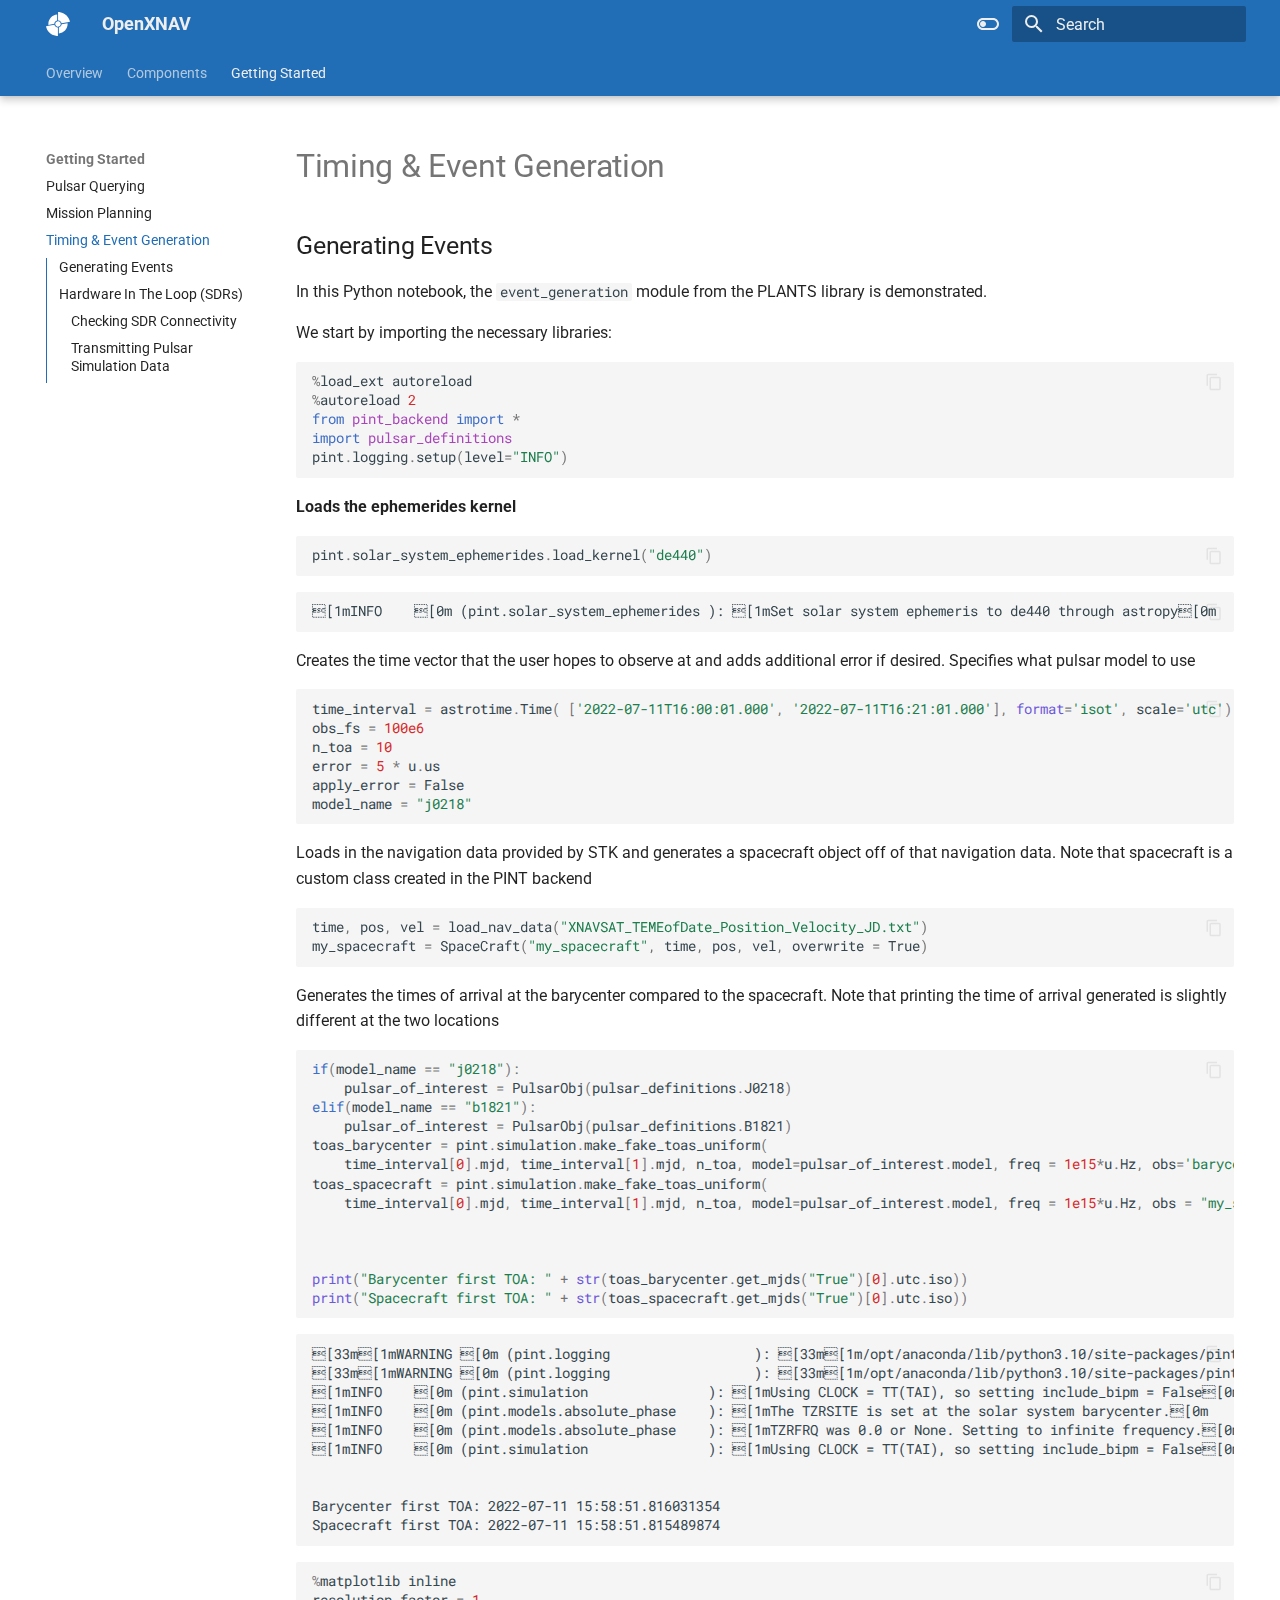
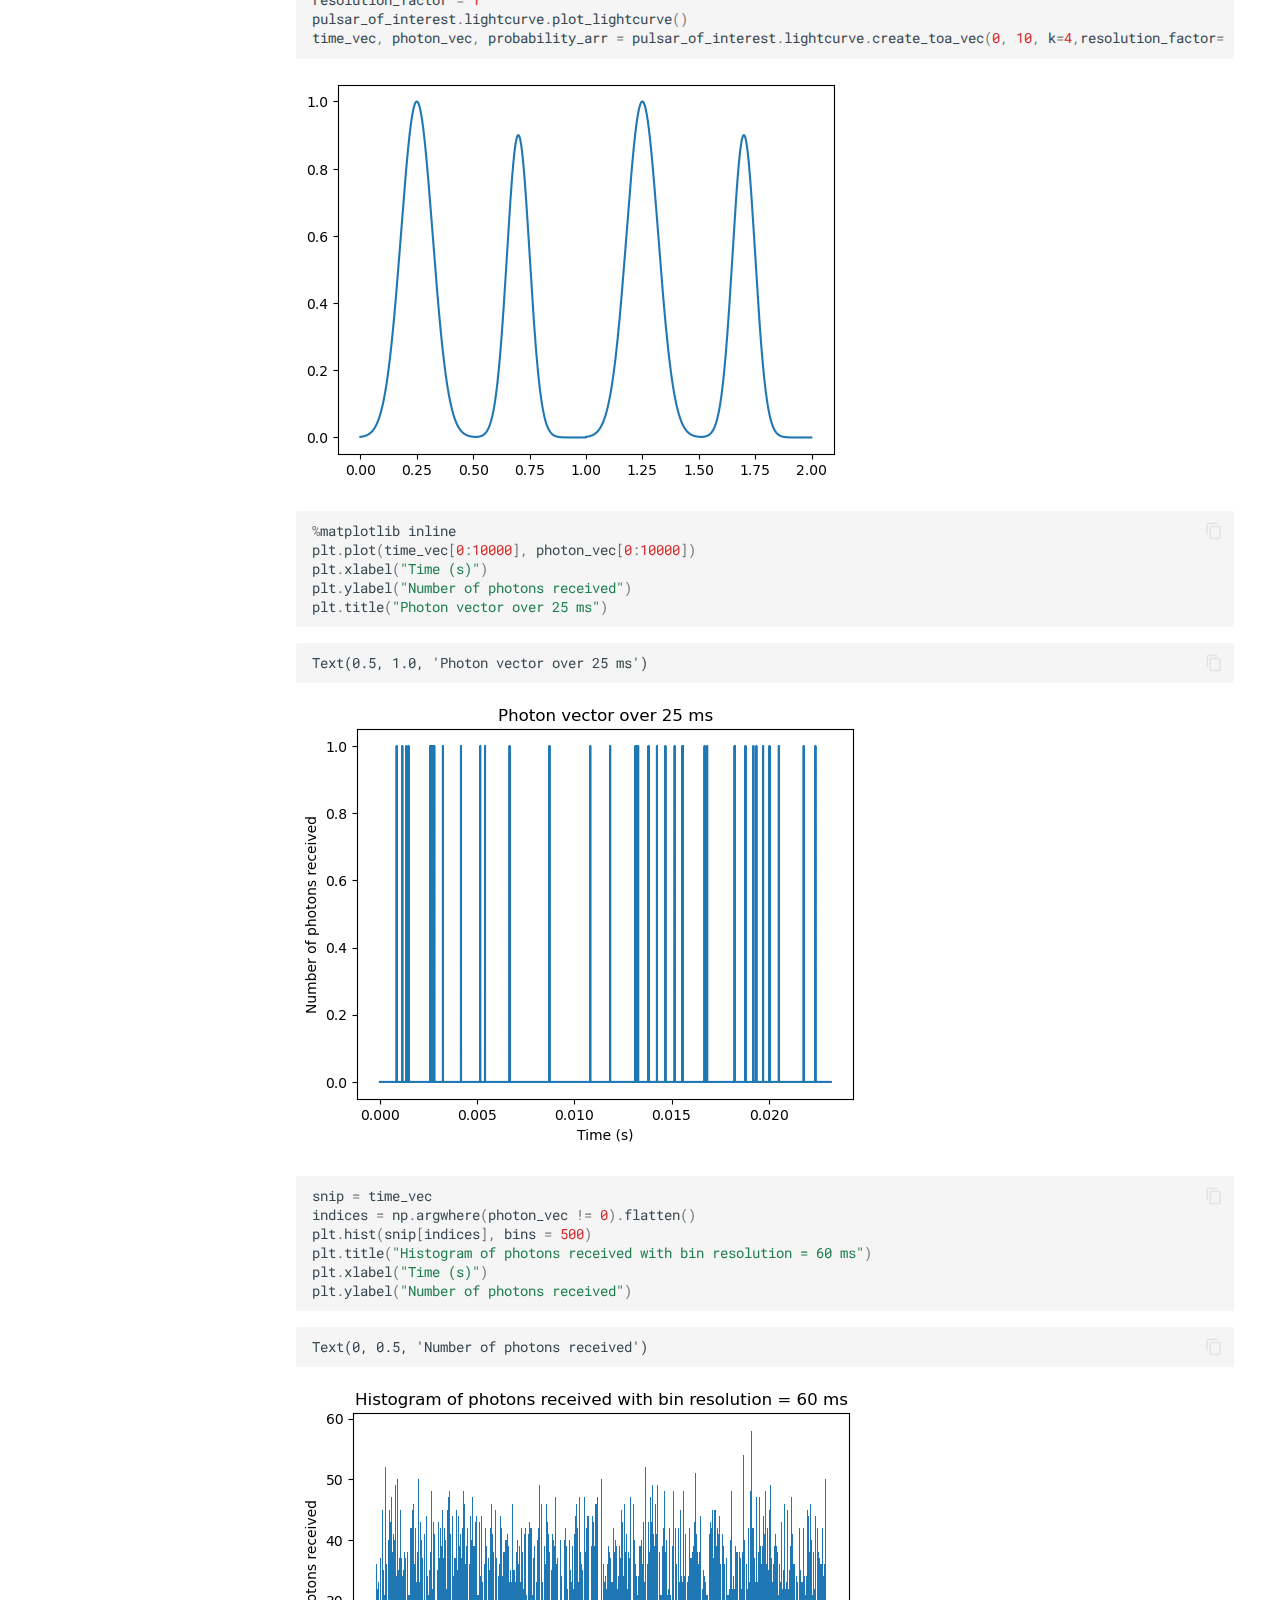
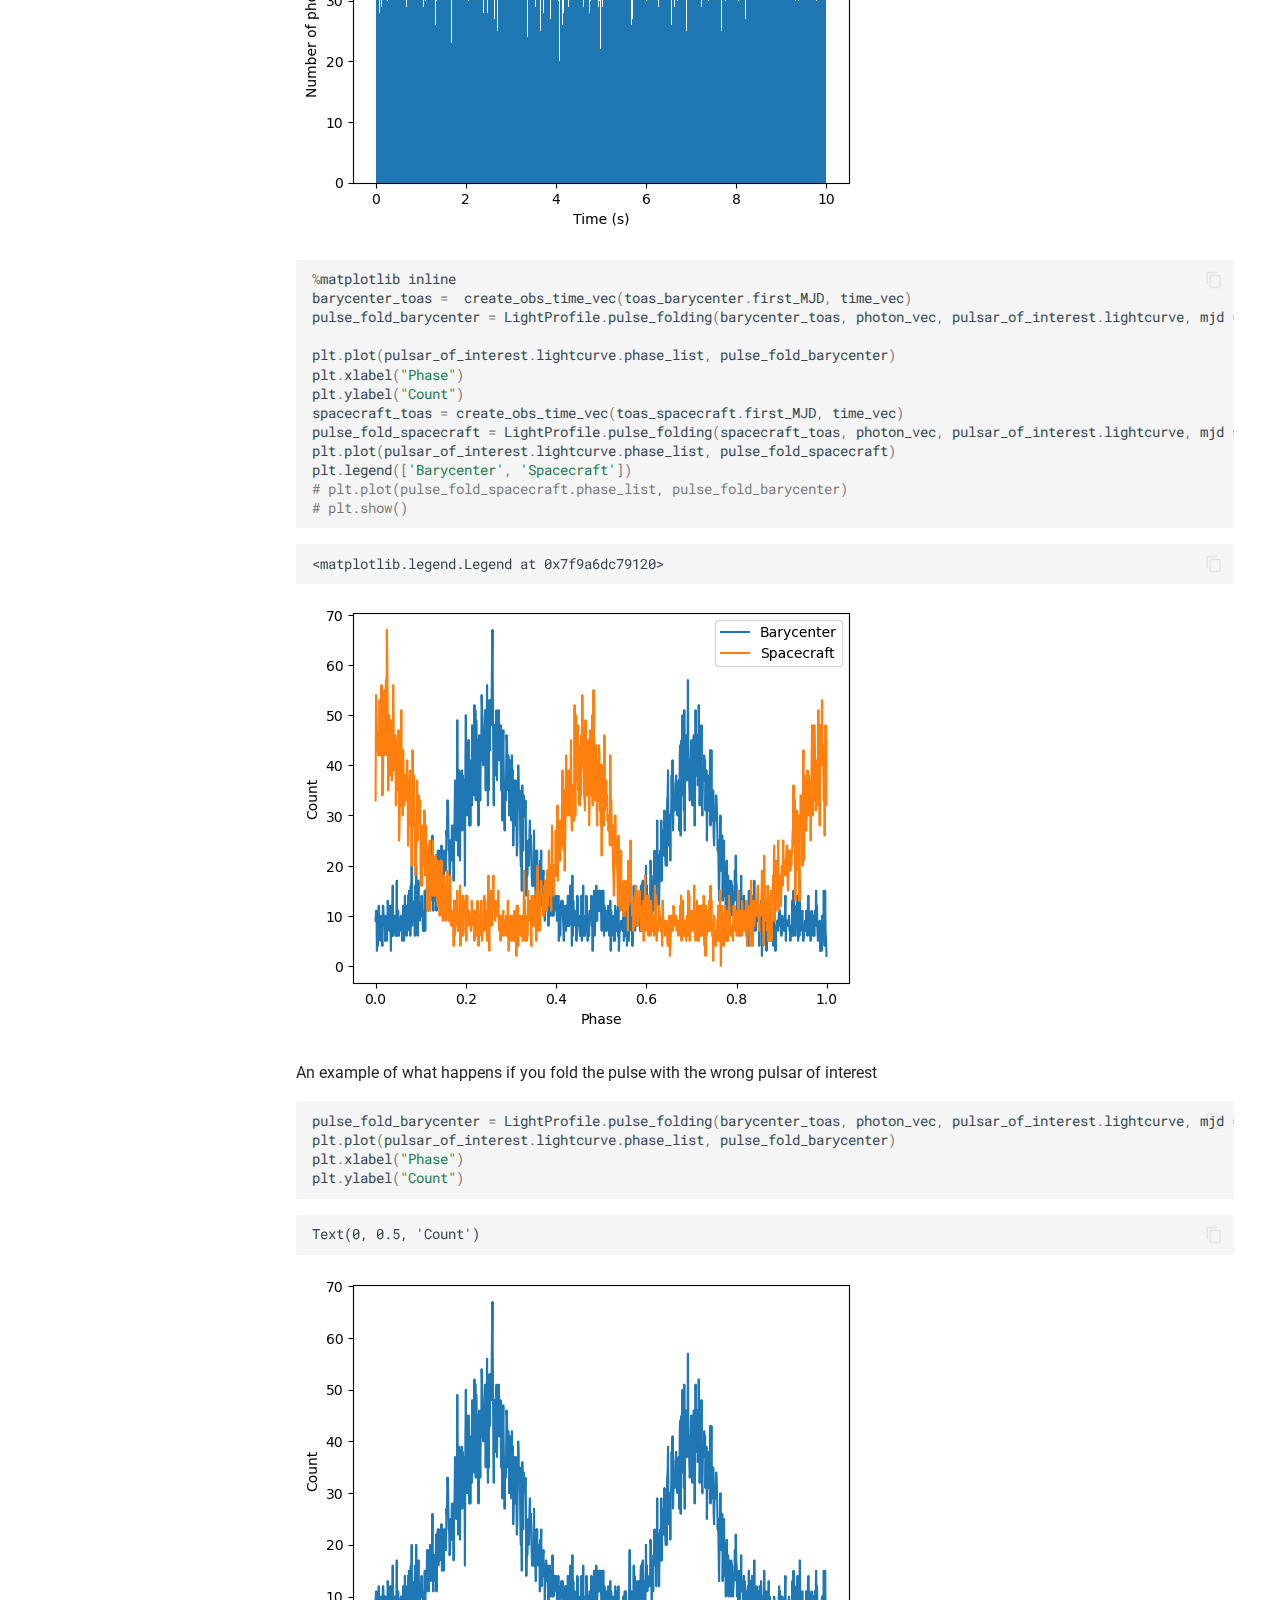
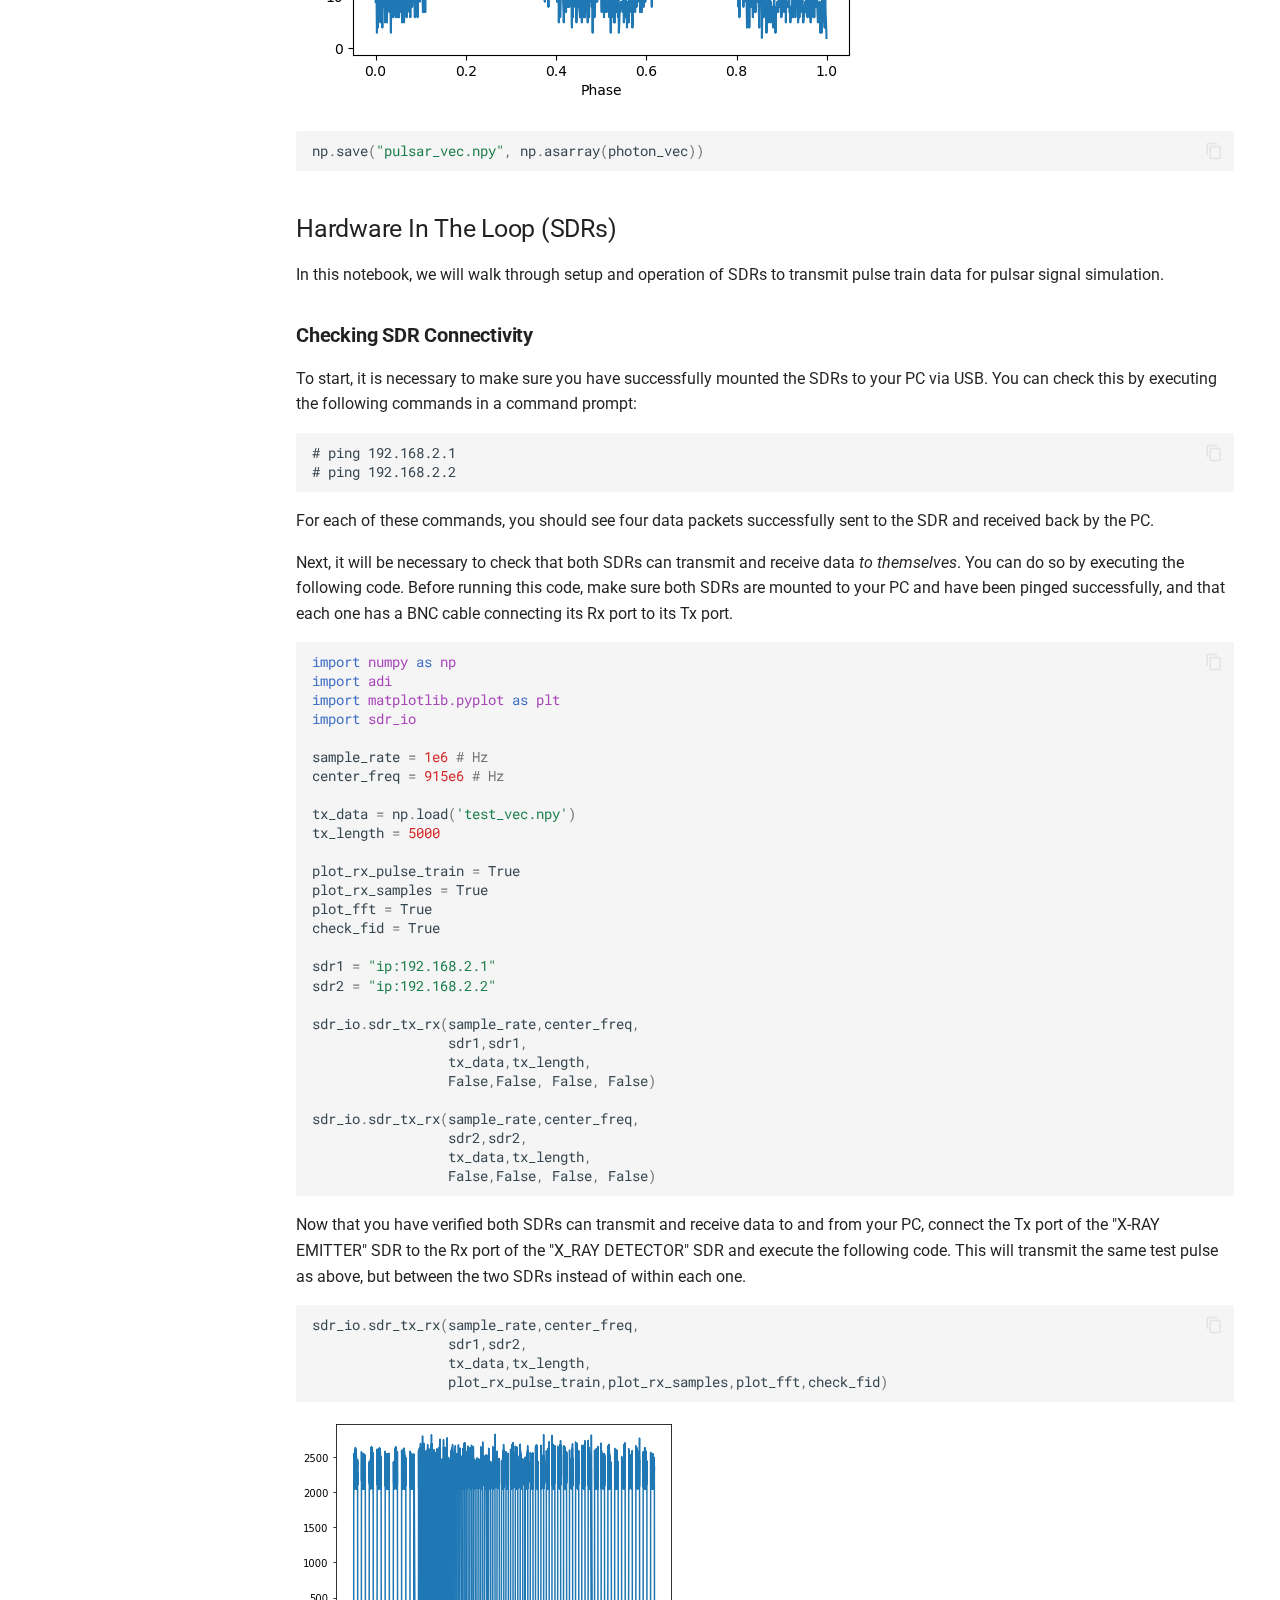
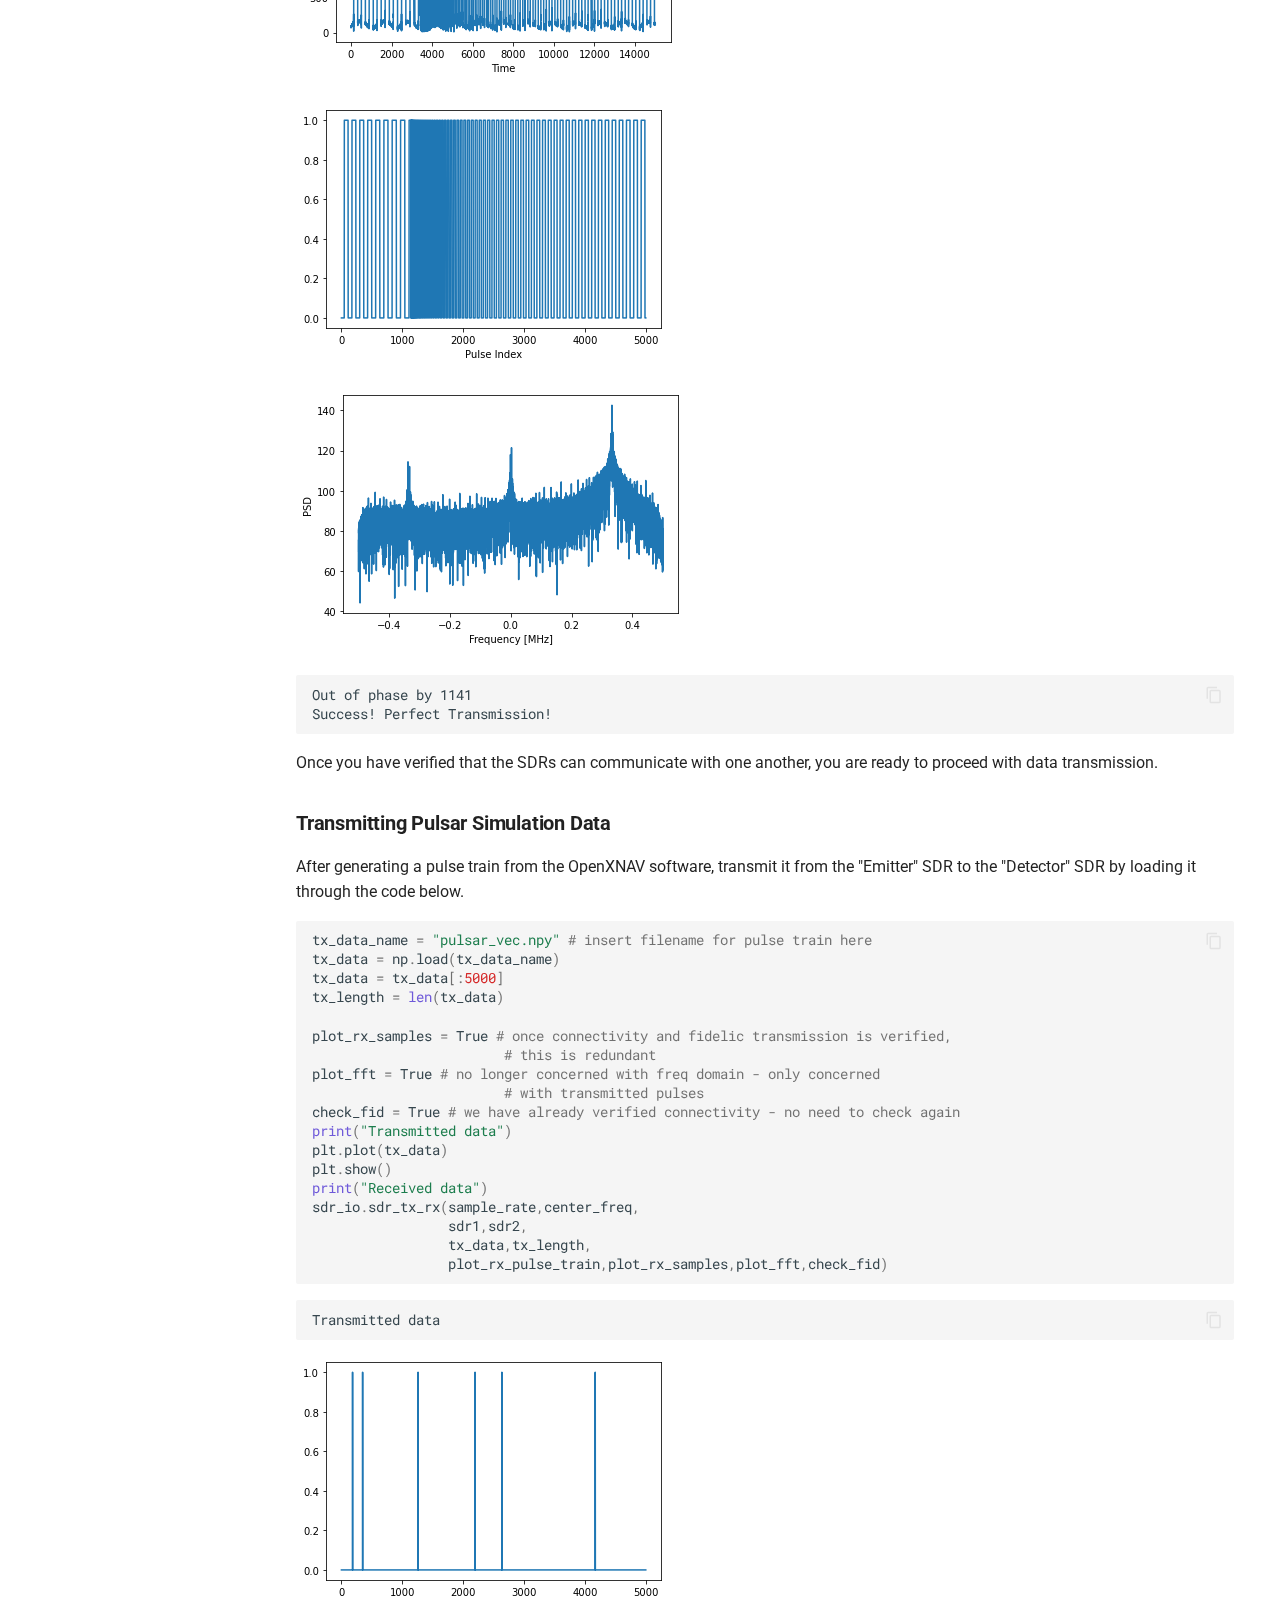
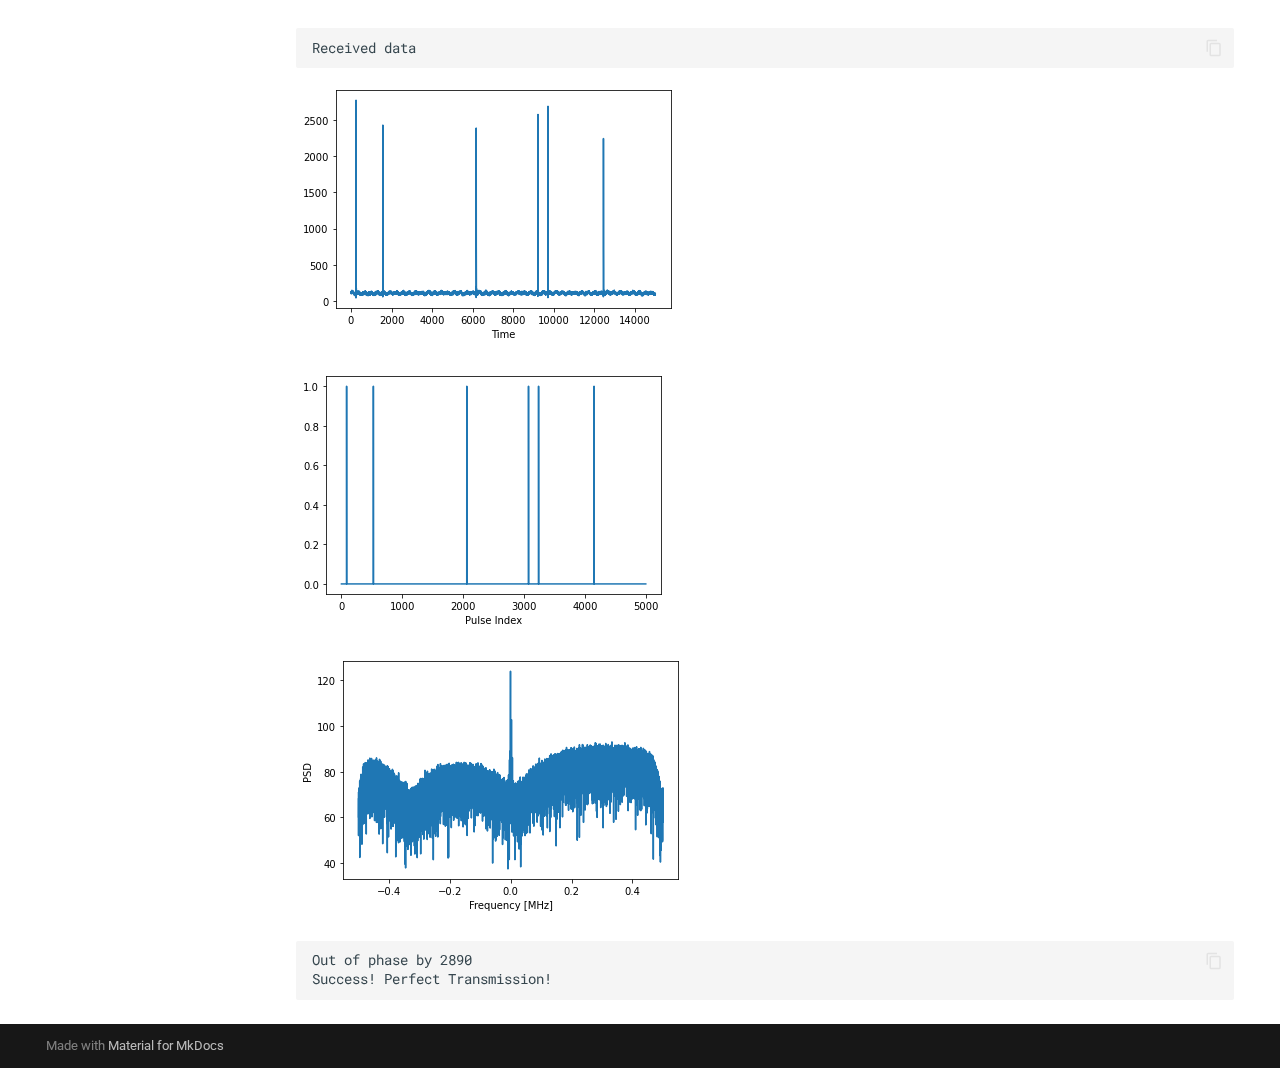
<file: components/3__custom_event_generation/ceg_overview/index.html>
<!doctype html>
<html lang="en" class="no-js">
  <head>
    
      <meta charset="utf-8">
      <meta name="viewport" content="width=device-width,initial-scale=1">
      
      
      
      
        <link rel="prev" href="../../2__mission_planning/mp_overview/">
      
      
      
      <link rel="icon" href="../../../assets/images/favicon.png">
      <meta name="generator" content="mkdocs-1.5.3, mkdocs-material-9.4.6">
    
    
      
        <title>Timing & Event Generation - OpenXNAV</title>
      
    
    
      <link rel="stylesheet" href="../../../assets/stylesheets/main.35e1ed30.min.css">
      
        
        <link rel="stylesheet" href="../../../assets/stylesheets/palette.356b1318.min.css">
      
      
  
  
    
    
  
    
    
  
    
    
  
    
    
  
    
    
  
    
    
  
    
    
  
    
    
  
    
    
  
    
    
  
    
    
  
  
  <style>:root{--md-admonition-icon--note:url('data:image/svg+xml;charset=utf-8,<svg xmlns="http://www.w3.org/2000/svg" viewBox="0 0 16 16"><path d="M1 7.775V2.75C1 1.784 1.784 1 2.75 1h5.025c.464 0 .91.184 1.238.513l6.25 6.25a1.75 1.75 0 0 1 0 2.474l-5.026 5.026a1.75 1.75 0 0 1-2.474 0l-6.25-6.25A1.752 1.752 0 0 1 1 7.775Zm1.5 0c0 .066.026.13.073.177l6.25 6.25a.25.25 0 0 0 .354 0l5.025-5.025a.25.25 0 0 0 0-.354l-6.25-6.25a.25.25 0 0 0-.177-.073H2.75a.25.25 0 0 0-.25.25ZM6 5a1 1 0 1 1 0 2 1 1 0 0 1 0-2Z"/></svg>');--md-admonition-icon--info:url('data:image/svg+xml;charset=utf-8,<svg xmlns="http://www.w3.org/2000/svg" viewBox="0 0 16 16"><path d="M0 8a8 8 0 1 1 16 0A8 8 0 0 1 0 8Zm8-6.5a6.5 6.5 0 1 0 0 13 6.5 6.5 0 0 0 0-13ZM6.5 7.75A.75.75 0 0 1 7.25 7h1a.75.75 0 0 1 .75.75v2.75h.25a.75.75 0 0 1 0 1.5h-2a.75.75 0 0 1 0-1.5h.25v-2h-.25a.75.75 0 0 1-.75-.75ZM8 6a1 1 0 1 1 0-2 1 1 0 0 1 0 2Z"/></svg>');--md-admonition-icon--tip:url('data:image/svg+xml;charset=utf-8,<svg xmlns="http://www.w3.org/2000/svg" viewBox="0 0 16 16"><path d="M8.834.066c.763.087 1.5.295 2.01.884.505.581.656 1.378.656 2.3 0 .467-.087 1.119-.157 1.637L11.328 5h1.422c.603 0 1.174.085 1.668.333.508.254.911.679 1.137 1.2.453.998.438 2.447.188 4.316l-.04.306c-.105.79-.195 1.473-.313 2.033-.131.63-.315 1.209-.668 1.672C13.97 15.847 12.706 16 11 16c-1.848 0-3.234-.333-4.388-.653-.165-.045-.323-.09-.475-.133-.658-.186-1.2-.34-1.725-.415A1.75 1.75 0 0 1 2.75 16h-1A1.75 1.75 0 0 1 0 14.25v-7.5C0 5.784.784 5 1.75 5h1a1.75 1.75 0 0 1 1.514.872c.258-.105.59-.268.918-.508C5.853 4.874 6.5 4.079 6.5 2.75v-.5c0-1.202.994-2.337 2.334-2.184ZM4.5 13.3c.705.088 1.39.284 2.072.478l.441.125c1.096.305 2.334.598 3.987.598 1.794 0 2.28-.223 2.528-.549.147-.193.276-.505.394-1.07.105-.502.188-1.124.295-1.93l.04-.3c.25-1.882.189-2.933-.068-3.497a.921.921 0 0 0-.442-.48c-.208-.104-.52-.174-.997-.174H11c-.686 0-1.295-.577-1.206-1.336.023-.192.05-.39.076-.586.065-.488.13-.97.13-1.328 0-.809-.144-1.15-.288-1.316-.137-.158-.402-.304-1.048-.378C8.357 1.521 8 1.793 8 2.25v.5c0 1.922-.978 3.128-1.933 3.825a5.831 5.831 0 0 1-1.567.81ZM2.75 6.5h-1a.25.25 0 0 0-.25.25v7.5c0 .138.112.25.25.25h1a.25.25 0 0 0 .25-.25v-7.5a.25.25 0 0 0-.25-.25Z"/></svg>');--md-admonition-icon--success:url('data:image/svg+xml;charset=utf-8,<svg xmlns="http://www.w3.org/2000/svg" viewBox="0 0 16 16"><path d="M13.78 4.22a.75.75 0 0 1 0 1.06l-7.25 7.25a.75.75 0 0 1-1.06 0L2.22 9.28a.751.751 0 0 1 .018-1.042.751.751 0 0 1 1.042-.018L6 10.94l6.72-6.72a.75.75 0 0 1 1.06 0Z"/></svg>');--md-admonition-icon--question:url('data:image/svg+xml;charset=utf-8,<svg xmlns="http://www.w3.org/2000/svg" viewBox="0 0 16 16"><path d="M0 8a8 8 0 1 1 16 0A8 8 0 0 1 0 8Zm8-6.5a6.5 6.5 0 1 0 0 13 6.5 6.5 0 0 0 0-13ZM6.92 6.085h.001a.749.749 0 1 1-1.342-.67c.169-.339.436-.701.849-.977C6.845 4.16 7.369 4 8 4a2.756 2.756 0 0 1 1.637.525c.503.377.863.965.863 1.725 0 .448-.115.83-.329 1.15-.205.307-.47.513-.692.662-.109.072-.22.138-.313.195l-.006.004a6.24 6.24 0 0 0-.26.16.952.952 0 0 0-.276.245.75.75 0 0 1-1.248-.832c.184-.264.42-.489.692-.661.103-.067.207-.132.313-.195l.007-.004c.1-.061.182-.11.258-.161a.969.969 0 0 0 .277-.245C8.96 6.514 9 6.427 9 6.25a.612.612 0 0 0-.262-.525A1.27 1.27 0 0 0 8 5.5c-.369 0-.595.09-.74.187a1.01 1.01 0 0 0-.34.398ZM9 11a1 1 0 1 1-2 0 1 1 0 0 1 2 0Z"/></svg>');--md-admonition-icon--warning:url('data:image/svg+xml;charset=utf-8,<svg xmlns="http://www.w3.org/2000/svg" viewBox="0 0 16 16"><path d="M6.457 1.047c.659-1.234 2.427-1.234 3.086 0l6.082 11.378A1.75 1.75 0 0 1 14.082 15H1.918a1.75 1.75 0 0 1-1.543-2.575Zm1.763.707a.25.25 0 0 0-.44 0L1.698 13.132a.25.25 0 0 0 .22.368h12.164a.25.25 0 0 0 .22-.368Zm.53 3.996v2.5a.75.75 0 0 1-1.5 0v-2.5a.75.75 0 0 1 1.5 0ZM9 11a1 1 0 1 1-2 0 1 1 0 0 1 2 0Z"/></svg>');--md-admonition-icon--failure:url('data:image/svg+xml;charset=utf-8,<svg xmlns="http://www.w3.org/2000/svg" viewBox="0 0 16 16"><path d="M2.344 2.343h-.001a8 8 0 0 1 11.314 11.314A8.002 8.002 0 0 1 .234 10.089a8 8 0 0 1 2.11-7.746Zm1.06 10.253a6.5 6.5 0 1 0 9.108-9.275 6.5 6.5 0 0 0-9.108 9.275ZM6.03 4.97 8 6.94l1.97-1.97a.749.749 0 0 1 1.275.326.749.749 0 0 1-.215.734L9.06 8l1.97 1.97a.749.749 0 0 1-.326 1.275.749.749 0 0 1-.734-.215L8 9.06l-1.97 1.97a.749.749 0 0 1-1.275-.326.749.749 0 0 1 .215-.734L6.94 8 4.97 6.03a.751.751 0 0 1 .018-1.042.751.751 0 0 1 1.042-.018Z"/></svg>');--md-admonition-icon--danger:url('data:image/svg+xml;charset=utf-8,<svg xmlns="http://www.w3.org/2000/svg" viewBox="0 0 16 16"><path d="M9.504.43a1.516 1.516 0 0 1 2.437 1.713L10.415 5.5h2.123c1.57 0 2.346 1.909 1.22 3.004l-7.34 7.142a1.249 1.249 0 0 1-.871.354h-.302a1.25 1.25 0 0 1-1.157-1.723L5.633 10.5H3.462c-1.57 0-2.346-1.909-1.22-3.004L9.503.429Zm1.047 1.074L3.286 8.571A.25.25 0 0 0 3.462 9H6.75a.75.75 0 0 1 .694 1.034l-1.713 4.188 6.982-6.793A.25.25 0 0 0 12.538 7H9.25a.75.75 0 0 1-.683-1.06l2.008-4.418.003-.006a.036.036 0 0 0-.004-.009l-.006-.006-.008-.001c-.003 0-.006.002-.009.004Z"/></svg>');--md-admonition-icon--bug:url('data:image/svg+xml;charset=utf-8,<svg xmlns="http://www.w3.org/2000/svg" viewBox="0 0 16 16"><path d="M4.72.22a.75.75 0 0 1 1.06 0l1 .999a3.488 3.488 0 0 1 2.441 0l.999-1a.748.748 0 0 1 1.265.332.75.75 0 0 1-.205.729l-.775.776c.616.63.995 1.493.995 2.444v.327c0 .1-.009.197-.025.292.408.14.764.392 1.029.722l1.968-.787a.75.75 0 0 1 .556 1.392L13 7.258V9h2.25a.75.75 0 0 1 0 1.5H13v.5c0 .409-.049.806-.141 1.186l2.17.868a.75.75 0 0 1-.557 1.392l-2.184-.873A4.997 4.997 0 0 1 8 16a4.997 4.997 0 0 1-4.288-2.427l-2.183.873a.75.75 0 0 1-.558-1.392l2.17-.868A5.036 5.036 0 0 1 3 11v-.5H.75a.75.75 0 0 1 0-1.5H3V7.258L.971 6.446a.75.75 0 0 1 .558-1.392l1.967.787c.265-.33.62-.583 1.03-.722a1.677 1.677 0 0 1-.026-.292V4.5c0-.951.38-1.814.995-2.444L4.72 1.28a.75.75 0 0 1 0-1.06Zm.53 6.28a.75.75 0 0 0-.75.75V11a3.5 3.5 0 1 0 7 0V7.25a.75.75 0 0 0-.75-.75ZM6.173 5h3.654A.172.172 0 0 0 10 4.827V4.5a2 2 0 1 0-4 0v.327c0 .096.077.173.173.173Z"/></svg>');--md-admonition-icon--example:url('data:image/svg+xml;charset=utf-8,<svg xmlns="http://www.w3.org/2000/svg" viewBox="0 0 16 16"><path d="M11.013 1.427a1.75 1.75 0 0 1 2.474 0l1.086 1.086a1.75 1.75 0 0 1 0 2.474l-8.61 8.61c-.21.21-.47.364-.756.445l-3.251.93a.75.75 0 0 1-.927-.928l.929-3.25c.081-.286.235-.547.445-.758l8.61-8.61Zm.176 4.823L9.75 4.81l-6.286 6.287a.253.253 0 0 0-.064.108l-.558 1.953 1.953-.558a.253.253 0 0 0 .108-.064Zm1.238-3.763a.25.25 0 0 0-.354 0L10.811 3.75l1.439 1.44 1.263-1.263a.25.25 0 0 0 0-.354Z"/></svg>');--md-admonition-icon--quote:url('data:image/svg+xml;charset=utf-8,<svg xmlns="http://www.w3.org/2000/svg" viewBox="0 0 16 16"><path d="M1.75 2.5h10.5a.75.75 0 0 1 0 1.5H1.75a.75.75 0 0 1 0-1.5Zm4 5h8.5a.75.75 0 0 1 0 1.5h-8.5a.75.75 0 0 1 0-1.5Zm0 5h8.5a.75.75 0 0 1 0 1.5h-8.5a.75.75 0 0 1 0-1.5ZM2.5 7.75v6a.75.75 0 0 1-1.5 0v-6a.75.75 0 0 1 1.5 0Z"/></svg>');}</style>



    
    
      
    
    
      
        
        
        <link rel="preconnect" href="https://fonts.gstatic.com" crossorigin>
        <link rel="stylesheet" href="https://fonts.googleapis.com/css?family=Roboto:300,300i,400,400i,700,700i%7CRoboto+Mono:400,400i,700,700i&display=fallback">
        <style>:root{--md-text-font:"Roboto";--md-code-font:"Roboto Mono"}</style>
      
    
    
      <link rel="stylesheet" href="../../../stylesheets/extra.css">
    
    <script>__md_scope=new URL("../../..",location),__md_hash=e=>[...e].reduce((e,_)=>(e<<5)-e+_.charCodeAt(0),0),__md_get=(e,_=localStorage,t=__md_scope)=>JSON.parse(_.getItem(t.pathname+"."+e)),__md_set=(e,_,t=localStorage,a=__md_scope)=>{try{t.setItem(a.pathname+"."+e,JSON.stringify(_))}catch(e){}}</script>
    
      

    
    
    
  </head>
  
  
    
    
      
    
    
    
    
    <body dir="ltr" data-md-color-scheme="default" data-md-color-primary="custom" data-md-color-accent="custom">
  
    
    
      <script>var palette=__md_get("__palette");if(palette&&"object"==typeof palette.color)for(var key of Object.keys(palette.color))document.body.setAttribute("data-md-color-"+key,palette.color[key])</script>
    
    <input class="md-toggle" data-md-toggle="drawer" type="checkbox" id="__drawer" autocomplete="off">
    <input class="md-toggle" data-md-toggle="search" type="checkbox" id="__search" autocomplete="off">
    <label class="md-overlay" for="__drawer"></label>
    <div data-md-component="skip">
      
        
        <a href="#timing-event-generation" class="md-skip">
          Skip to content
        </a>
      
    </div>
    <div data-md-component="announce">
      
    </div>
    
    
      

  

<header class="md-header md-header--shadow md-header--lifted" data-md-component="header">
  <nav class="md-header__inner md-grid" aria-label="Header">
    <a href="../../.." title="OpenXNAV" class="md-header__button md-logo" aria-label="OpenXNAV" data-md-component="logo">
      
  <img src="../../../assets/images/logo/svg/23-03611_OpenXNav_White-icon.svg" alt="logo">

    </a>
    <label class="md-header__button md-icon" for="__drawer">
      
      <svg xmlns="http://www.w3.org/2000/svg" viewBox="0 0 24 24"><path d="M3 6h18v2H3V6m0 5h18v2H3v-2m0 5h18v2H3v-2Z"/></svg>
    </label>
    <div class="md-header__title" data-md-component="header-title">
      <div class="md-header__ellipsis">
        <div class="md-header__topic">
          <span class="md-ellipsis">
            OpenXNAV
          </span>
        </div>
        <div class="md-header__topic" data-md-component="header-topic">
          <span class="md-ellipsis">
            
              Timing & Event Generation
            
          </span>
        </div>
      </div>
    </div>
    
      
        <form class="md-header__option" data-md-component="palette">
  
    
    
    
    <input class="md-option" data-md-color-media="" data-md-color-scheme="default" data-md-color-primary="custom" data-md-color-accent="custom"  aria-label="Switch to dark mode"  type="radio" name="__palette" id="__palette_1">
    
      <label class="md-header__button md-icon" title="Switch to dark mode" for="__palette_2" hidden>
        <svg xmlns="http://www.w3.org/2000/svg" viewBox="0 0 24 24"><path d="M17 6H7c-3.31 0-6 2.69-6 6s2.69 6 6 6h10c3.31 0 6-2.69 6-6s-2.69-6-6-6zm0 10H7c-2.21 0-4-1.79-4-4s1.79-4 4-4h10c2.21 0 4 1.79 4 4s-1.79 4-4 4zM7 9c-1.66 0-3 1.34-3 3s1.34 3 3 3 3-1.34 3-3-1.34-3-3-3z"/></svg>
      </label>
    
  
    
    
    
    <input class="md-option" data-md-color-media="" data-md-color-scheme="slate" data-md-color-primary="custom" data-md-color-accent="custom"  aria-label="Switch to light mode"  type="radio" name="__palette" id="__palette_2">
    
      <label class="md-header__button md-icon" title="Switch to light mode" for="__palette_1" hidden>
        <svg xmlns="http://www.w3.org/2000/svg" viewBox="0 0 24 24"><path d="M17 7H7a5 5 0 0 0-5 5 5 5 0 0 0 5 5h10a5 5 0 0 0 5-5 5 5 0 0 0-5-5m0 8a3 3 0 0 1-3-3 3 3 0 0 1 3-3 3 3 0 0 1 3 3 3 3 0 0 1-3 3Z"/></svg>
      </label>
    
  
</form>
      
    
    
    
      <label class="md-header__button md-icon" for="__search">
        
        <svg xmlns="http://www.w3.org/2000/svg" viewBox="0 0 24 24"><path d="M9.5 3A6.5 6.5 0 0 1 16 9.5c0 1.61-.59 3.09-1.56 4.23l.27.27h.79l5 5-1.5 1.5-5-5v-.79l-.27-.27A6.516 6.516 0 0 1 9.5 16 6.5 6.5 0 0 1 3 9.5 6.5 6.5 0 0 1 9.5 3m0 2C7 5 5 7 5 9.5S7 14 9.5 14 14 12 14 9.5 12 5 9.5 5Z"/></svg>
      </label>
      <div class="md-search" data-md-component="search" role="dialog">
  <label class="md-search__overlay" for="__search"></label>
  <div class="md-search__inner" role="search">
    <form class="md-search__form" name="search">
      <input type="text" class="md-search__input" name="query" aria-label="Search" placeholder="Search" autocapitalize="off" autocorrect="off" autocomplete="off" spellcheck="false" data-md-component="search-query" required>
      <label class="md-search__icon md-icon" for="__search">
        
        <svg xmlns="http://www.w3.org/2000/svg" viewBox="0 0 24 24"><path d="M9.5 3A6.5 6.5 0 0 1 16 9.5c0 1.61-.59 3.09-1.56 4.23l.27.27h.79l5 5-1.5 1.5-5-5v-.79l-.27-.27A6.516 6.516 0 0 1 9.5 16 6.5 6.5 0 0 1 3 9.5 6.5 6.5 0 0 1 9.5 3m0 2C7 5 5 7 5 9.5S7 14 9.5 14 14 12 14 9.5 12 5 9.5 5Z"/></svg>
        
        <svg xmlns="http://www.w3.org/2000/svg" viewBox="0 0 24 24"><path d="M20 11v2H8l5.5 5.5-1.42 1.42L4.16 12l7.92-7.92L13.5 5.5 8 11h12Z"/></svg>
      </label>
      <nav class="md-search__options" aria-label="Search">
        
        <button type="reset" class="md-search__icon md-icon" title="Clear" aria-label="Clear" tabindex="-1">
          
          <svg xmlns="http://www.w3.org/2000/svg" viewBox="0 0 24 24"><path d="M19 6.41 17.59 5 12 10.59 6.41 5 5 6.41 10.59 12 5 17.59 6.41 19 12 13.41 17.59 19 19 17.59 13.41 12 19 6.41Z"/></svg>
        </button>
      </nav>
      
    </form>
    <div class="md-search__output">
      <div class="md-search__scrollwrap" data-md-scrollfix>
        <div class="md-search-result" data-md-component="search-result">
          <div class="md-search-result__meta">
            Initializing search
          </div>
          <ol class="md-search-result__list" role="presentation"></ol>
        </div>
      </div>
    </div>
  </div>
</div>
    
    
  </nav>
  
    
      
<nav class="md-tabs" aria-label="Tabs" data-md-component="tabs">
  <div class="md-grid">
    <ul class="md-tabs__list">
      
        
  
  
  
    <li class="md-tabs__item">
      <a href="../../.." class="md-tabs__link">
        
  
    
  
  Overview

      </a>
    </li>
  

      
        
  
  
  
    <li class="md-tabs__item">
      <a href="../../" class="md-tabs__link">
        
  
    
  
  Components

      </a>
    </li>
  

      
        
  
  
    
  
  
    
    
      <li class="md-tabs__item md-tabs__item--active">
        <a href="../../1__pulsar_querying/pq_overview/" class="md-tabs__link">
          
  
  Getting Started

        </a>
      </li>
    
  

      
    </ul>
  </div>
</nav>
    
  
</header>
    
    <div class="md-container" data-md-component="container">
      
      
        
      
      <main class="md-main" data-md-component="main">
        <div class="md-main__inner md-grid">
          
            
              
              <div class="md-sidebar md-sidebar--primary" data-md-component="sidebar" data-md-type="navigation" >
                <div class="md-sidebar__scrollwrap">
                  <div class="md-sidebar__inner">
                    


  


  

<nav class="md-nav md-nav--primary md-nav--lifted md-nav--integrated" aria-label="Navigation" data-md-level="0">
  <label class="md-nav__title" for="__drawer">
    <a href="../../.." title="OpenXNAV" class="md-nav__button md-logo" aria-label="OpenXNAV" data-md-component="logo">
      
  <img src="../../../assets/images/logo/svg/23-03611_OpenXNav_White-icon.svg" alt="logo">

    </a>
    OpenXNAV
  </label>
  
  <ul class="md-nav__list" data-md-scrollfix>
    
      
      
  
  
  
    <li class="md-nav__item">
      <a href="../../.." class="md-nav__link">
        
  
  <span class="md-ellipsis">
    Overview
  </span>
  

      </a>
    </li>
  

    
      
      
  
  
  
    <li class="md-nav__item">
      <a href="../../" class="md-nav__link">
        
  
  <span class="md-ellipsis">
    Components
  </span>
  

      </a>
    </li>
  

    
      
      
  
  
    
  
  
    
    
    
    
    
      
      
    
    <li class="md-nav__item md-nav__item--active md-nav__item--section md-nav__item--nested">
      
        
        
        
        <input class="md-nav__toggle md-toggle " type="checkbox" id="__nav_3" checked>
        
          
          <label class="md-nav__link" for="__nav_3" id="__nav_3_label" tabindex="">
            
  
  <span class="md-ellipsis">
    Getting Started
  </span>
  

            <span class="md-nav__icon md-icon"></span>
          </label>
        
        <nav class="md-nav" data-md-level="1" aria-labelledby="__nav_3_label" aria-expanded="true">
          <label class="md-nav__title" for="__nav_3">
            <span class="md-nav__icon md-icon"></span>
            Getting Started
          </label>
          <ul class="md-nav__list" data-md-scrollfix>
            
              
                
  
  
  
    <li class="md-nav__item">
      <a href="../../1__pulsar_querying/pq_overview/" class="md-nav__link">
        
  
  <span class="md-ellipsis">
    Pulsar Querying
  </span>
  

      </a>
    </li>
  

              
            
              
                
  
  
  
    <li class="md-nav__item">
      <a href="../../2__mission_planning/mp_overview/" class="md-nav__link">
        
  
  <span class="md-ellipsis">
    Mission Planning
  </span>
  

      </a>
    </li>
  

              
            
              
                
  
  
    
  
  
    <li class="md-nav__item md-nav__item--active">
      
      <input class="md-nav__toggle md-toggle" type="checkbox" id="__toc">
      
      
        
      
      
        <label class="md-nav__link md-nav__link--active" for="__toc">
          
  
  <span class="md-ellipsis">
    Timing & Event Generation
  </span>
  

          <span class="md-nav__icon md-icon"></span>
        </label>
      
      <a href="./" class="md-nav__link md-nav__link--active">
        
  
  <span class="md-ellipsis">
    Timing & Event Generation
  </span>
  

      </a>
      
        

<nav class="md-nav md-nav--secondary" aria-label="Table of contents">
  
  
  
    
  
  
    <label class="md-nav__title" for="__toc">
      <span class="md-nav__icon md-icon"></span>
      Table of contents
    </label>
    <ul class="md-nav__list" data-md-component="toc" data-md-scrollfix>
      
        <li class="md-nav__item">
  <a href="#generating-events" class="md-nav__link">
    Generating Events
  </a>
  
</li>
      
        <li class="md-nav__item">
  <a href="#hardware-in-the-loop-sdrs" class="md-nav__link">
    Hardware In The Loop (SDRs)
  </a>
  
    <nav class="md-nav" aria-label="Hardware In The Loop (SDRs)">
      <ul class="md-nav__list">
        
          <li class="md-nav__item">
  <a href="#checking-sdr-connectivity" class="md-nav__link">
    Checking SDR Connectivity
  </a>
  
</li>
        
          <li class="md-nav__item">
  <a href="#transmitting-pulsar-simulation-data" class="md-nav__link">
    Transmitting Pulsar Simulation Data
  </a>
  
</li>
        
      </ul>
    </nav>
  
</li>
      
    </ul>
  
</nav>
      
    </li>
  

              
            
          </ul>
        </nav>
      
    </li>
  

    
  </ul>
</nav>
                  </div>
                </div>
              </div>
            
            
          
          
            <div class="md-content" data-md-component="content">
              <article class="md-content__inner md-typeset">
                
                  


<h1 id="timing-event-generation"><strong>Timing &amp; Event Generation</strong></h1>
<h2 id="generating-events"><strong>Generating Events</strong></h2>
<p>In this Python notebook, the <code>event_generation</code> module from the PLANTS library is demonstrated.</p>
<p>We start by importing the necessary libraries:</p>
<div class="language-python highlight"><pre><span></span><code><span id="__span-0-1"><a id="__codelineno-0-1" name="__codelineno-0-1" href="#__codelineno-0-1"></a><span class="o">%</span><span class="n">load_ext</span> <span class="n">autoreload</span>
</span><span id="__span-0-2"><a id="__codelineno-0-2" name="__codelineno-0-2" href="#__codelineno-0-2"></a><span class="o">%</span><span class="n">autoreload</span> <span class="mi">2</span>
</span><span id="__span-0-3"><a id="__codelineno-0-3" name="__codelineno-0-3" href="#__codelineno-0-3"></a><span class="kn">from</span> <span class="nn">pint_backend</span> <span class="kn">import</span> <span class="o">*</span>
</span><span id="__span-0-4"><a id="__codelineno-0-4" name="__codelineno-0-4" href="#__codelineno-0-4"></a><span class="kn">import</span> <span class="nn">pulsar_definitions</span>
</span><span id="__span-0-5"><a id="__codelineno-0-5" name="__codelineno-0-5" href="#__codelineno-0-5"></a><span class="n">pint</span><span class="o">.</span><span class="n">logging</span><span class="o">.</span><span class="n">setup</span><span class="p">(</span><span class="n">level</span><span class="o">=</span><span class="s2">&quot;INFO&quot;</span><span class="p">)</span>
</span></code></pre></div>
<p><strong>Loads the ephemerides kernel</strong></p>
<div class="language-python highlight"><pre><span></span><code><span id="__span-1-1"><a id="__codelineno-1-1" name="__codelineno-1-1" href="#__codelineno-1-1"></a><span class="n">pint</span><span class="o">.</span><span class="n">solar_system_ephemerides</span><span class="o">.</span><span class="n">load_kernel</span><span class="p">(</span><span class="s2">&quot;de440&quot;</span><span class="p">)</span>
</span></code></pre></div>
<div class="language-text highlight"><pre><span></span><code>[1mINFO    [0m (pint.solar_system_ephemerides ): [1mSet solar system ephemeris to de440 through astropy[0m
</code></pre></div>
<p>Creates the time vector that the user hopes to observe at and adds additional error if desired. Specifies what pulsar model to use</p>
<div class="language-python highlight"><pre><span></span><code><span id="__span-2-1"><a id="__codelineno-2-1" name="__codelineno-2-1" href="#__codelineno-2-1"></a><span class="n">time_interval</span> <span class="o">=</span> <span class="n">astrotime</span><span class="o">.</span><span class="n">Time</span><span class="p">(</span> <span class="p">[</span><span class="s1">&#39;2022-07-11T16:00:01.000&#39;</span><span class="p">,</span> <span class="s1">&#39;2022-07-11T16:21:01.000&#39;</span><span class="p">],</span> <span class="nb">format</span><span class="o">=</span><span class="s1">&#39;isot&#39;</span><span class="p">,</span> <span class="n">scale</span><span class="o">=</span><span class="s1">&#39;utc&#39;</span><span class="p">)</span>
</span><span id="__span-2-2"><a id="__codelineno-2-2" name="__codelineno-2-2" href="#__codelineno-2-2"></a><span class="n">obs_fs</span> <span class="o">=</span> <span class="mf">100e6</span>
</span><span id="__span-2-3"><a id="__codelineno-2-3" name="__codelineno-2-3" href="#__codelineno-2-3"></a><span class="n">n_toa</span> <span class="o">=</span> <span class="mi">10</span>
</span><span id="__span-2-4"><a id="__codelineno-2-4" name="__codelineno-2-4" href="#__codelineno-2-4"></a><span class="n">error</span> <span class="o">=</span> <span class="mi">5</span> <span class="o">*</span> <span class="n">u</span><span class="o">.</span><span class="n">us</span>
</span><span id="__span-2-5"><a id="__codelineno-2-5" name="__codelineno-2-5" href="#__codelineno-2-5"></a><span class="n">apply_error</span> <span class="o">=</span> <span class="kc">False</span>
</span><span id="__span-2-6"><a id="__codelineno-2-6" name="__codelineno-2-6" href="#__codelineno-2-6"></a><span class="n">model_name</span> <span class="o">=</span> <span class="s2">&quot;j0218&quot;</span> 
</span></code></pre></div>
<p>Loads in the navigation data provided by STK and generates a spacecraft object off of that navigation data. Note that spacecraft is a custom class created in the PINT backend</p>
<div class="language-python highlight"><pre><span></span><code><span id="__span-3-1"><a id="__codelineno-3-1" name="__codelineno-3-1" href="#__codelineno-3-1"></a><span class="n">time</span><span class="p">,</span> <span class="n">pos</span><span class="p">,</span> <span class="n">vel</span> <span class="o">=</span> <span class="n">load_nav_data</span><span class="p">(</span><span class="s2">&quot;XNAVSAT_TEMEofDate_Position_Velocity_JD.txt&quot;</span><span class="p">)</span>
</span><span id="__span-3-2"><a id="__codelineno-3-2" name="__codelineno-3-2" href="#__codelineno-3-2"></a><span class="n">my_spacecraft</span> <span class="o">=</span> <span class="n">SpaceCraft</span><span class="p">(</span><span class="s2">&quot;my_spacecraft&quot;</span><span class="p">,</span> <span class="n">time</span><span class="p">,</span> <span class="n">pos</span><span class="p">,</span> <span class="n">vel</span><span class="p">,</span> <span class="n">overwrite</span> <span class="o">=</span> <span class="kc">True</span><span class="p">)</span>
</span></code></pre></div>
<p>Generates the times of arrival at the barycenter compared to the spacecraft. Note that printing the time of arrival generated is slightly different at the two locations</p>
<div class="language-python highlight"><pre><span></span><code><span id="__span-4-1"><a id="__codelineno-4-1" name="__codelineno-4-1" href="#__codelineno-4-1"></a><span class="k">if</span><span class="p">(</span><span class="n">model_name</span> <span class="o">==</span> <span class="s2">&quot;j0218&quot;</span><span class="p">):</span>  
</span><span id="__span-4-2"><a id="__codelineno-4-2" name="__codelineno-4-2" href="#__codelineno-4-2"></a>    <span class="n">pulsar_of_interest</span> <span class="o">=</span> <span class="n">PulsarObj</span><span class="p">(</span><span class="n">pulsar_definitions</span><span class="o">.</span><span class="n">J0218</span><span class="p">)</span>
</span><span id="__span-4-3"><a id="__codelineno-4-3" name="__codelineno-4-3" href="#__codelineno-4-3"></a><span class="k">elif</span><span class="p">(</span><span class="n">model_name</span> <span class="o">==</span> <span class="s2">&quot;b1821&quot;</span><span class="p">):</span>
</span><span id="__span-4-4"><a id="__codelineno-4-4" name="__codelineno-4-4" href="#__codelineno-4-4"></a>    <span class="n">pulsar_of_interest</span> <span class="o">=</span> <span class="n">PulsarObj</span><span class="p">(</span><span class="n">pulsar_definitions</span><span class="o">.</span><span class="n">B1821</span><span class="p">)</span>
</span><span id="__span-4-5"><a id="__codelineno-4-5" name="__codelineno-4-5" href="#__codelineno-4-5"></a><span class="n">toas_barycenter</span> <span class="o">=</span> <span class="n">pint</span><span class="o">.</span><span class="n">simulation</span><span class="o">.</span><span class="n">make_fake_toas_uniform</span><span class="p">(</span>
</span><span id="__span-4-6"><a id="__codelineno-4-6" name="__codelineno-4-6" href="#__codelineno-4-6"></a>    <span class="n">time_interval</span><span class="p">[</span><span class="mi">0</span><span class="p">]</span><span class="o">.</span><span class="n">mjd</span><span class="p">,</span> <span class="n">time_interval</span><span class="p">[</span><span class="mi">1</span><span class="p">]</span><span class="o">.</span><span class="n">mjd</span><span class="p">,</span> <span class="n">n_toa</span><span class="p">,</span> <span class="n">model</span><span class="o">=</span><span class="n">pulsar_of_interest</span><span class="o">.</span><span class="n">model</span><span class="p">,</span> <span class="n">freq</span> <span class="o">=</span> <span class="mf">1e15</span><span class="o">*</span><span class="n">u</span><span class="o">.</span><span class="n">Hz</span><span class="p">,</span> <span class="n">obs</span><span class="o">=</span><span class="s1">&#39;barycenter&#39;</span><span class="p">,</span>  <span class="n">error</span><span class="o">=</span><span class="n">error</span><span class="p">)</span>
</span><span id="__span-4-7"><a id="__codelineno-4-7" name="__codelineno-4-7" href="#__codelineno-4-7"></a><span class="n">toas_spacecraft</span> <span class="o">=</span> <span class="n">pint</span><span class="o">.</span><span class="n">simulation</span><span class="o">.</span><span class="n">make_fake_toas_uniform</span><span class="p">(</span>
</span><span id="__span-4-8"><a id="__codelineno-4-8" name="__codelineno-4-8" href="#__codelineno-4-8"></a>    <span class="n">time_interval</span><span class="p">[</span><span class="mi">0</span><span class="p">]</span><span class="o">.</span><span class="n">mjd</span><span class="p">,</span> <span class="n">time_interval</span><span class="p">[</span><span class="mi">1</span><span class="p">]</span><span class="o">.</span><span class="n">mjd</span><span class="p">,</span> <span class="n">n_toa</span><span class="p">,</span> <span class="n">model</span><span class="o">=</span><span class="n">pulsar_of_interest</span><span class="o">.</span><span class="n">model</span><span class="p">,</span> <span class="n">freq</span> <span class="o">=</span> <span class="mf">1e15</span><span class="o">*</span><span class="n">u</span><span class="o">.</span><span class="n">Hz</span><span class="p">,</span> <span class="n">obs</span> <span class="o">=</span> <span class="s2">&quot;my_spacecraft&quot;</span><span class="p">,</span>  <span class="n">error</span><span class="o">=</span><span class="n">error</span><span class="p">)</span>
</span><span id="__span-4-9"><a id="__codelineno-4-9" name="__codelineno-4-9" href="#__codelineno-4-9"></a>
</span><span id="__span-4-10"><a id="__codelineno-4-10" name="__codelineno-4-10" href="#__codelineno-4-10"></a>
</span><span id="__span-4-11"><a id="__codelineno-4-11" name="__codelineno-4-11" href="#__codelineno-4-11"></a>
</span><span id="__span-4-12"><a id="__codelineno-4-12" name="__codelineno-4-12" href="#__codelineno-4-12"></a><span class="nb">print</span><span class="p">(</span><span class="s2">&quot;Barycenter first TOA: &quot;</span> <span class="o">+</span> <span class="nb">str</span><span class="p">(</span><span class="n">toas_barycenter</span><span class="o">.</span><span class="n">get_mjds</span><span class="p">(</span><span class="s2">&quot;True&quot;</span><span class="p">)[</span><span class="mi">0</span><span class="p">]</span><span class="o">.</span><span class="n">utc</span><span class="o">.</span><span class="n">iso</span><span class="p">))</span>
</span><span id="__span-4-13"><a id="__codelineno-4-13" name="__codelineno-4-13" href="#__codelineno-4-13"></a><span class="nb">print</span><span class="p">(</span><span class="s2">&quot;Spacecraft first TOA: &quot;</span> <span class="o">+</span> <span class="nb">str</span><span class="p">(</span><span class="n">toas_spacecraft</span><span class="o">.</span><span class="n">get_mjds</span><span class="p">(</span><span class="s2">&quot;True&quot;</span><span class="p">)[</span><span class="mi">0</span><span class="p">]</span><span class="o">.</span><span class="n">utc</span><span class="o">.</span><span class="n">iso</span><span class="p">))</span>
</span></code></pre></div>
<div class="language-text highlight"><pre><span></span><code>[33m[1mWARNING [0m (pint.logging                  ): [33m[1m/opt/anaconda/lib/python3.10/site-packages/pint/models/timing_model.py:373 UserWarning: PINT only supports &#39;T2CMETHOD IAU2000B&#39;[0m
[33m[1mWARNING [0m (pint.logging                  ): [33m[1m/opt/anaconda/lib/python3.10/site-packages/pint/models/model_builder.py:139 UserWarning: Unrecognized parfile line &#39;EPHVER 2&#39;[0m
[1mINFO    [0m (pint.simulation               ): [1mUsing CLOCK = TT(TAI), so setting include_bipm = False[0m
[1mINFO    [0m (pint.models.absolute_phase    ): [1mThe TZRSITE is set at the solar system barycenter.[0m
[1mINFO    [0m (pint.models.absolute_phase    ): [1mTZRFRQ was 0.0 or None. Setting to infinite frequency.[0m
[1mINFO    [0m (pint.simulation               ): [1mUsing CLOCK = TT(TAI), so setting include_bipm = False[0m


Barycenter first TOA: 2022-07-11 15:58:51.816031354
Spacecraft first TOA: 2022-07-11 15:58:51.815489874
</code></pre></div>
<div class="language-python highlight"><pre><span></span><code><span id="__span-5-1"><a id="__codelineno-5-1" name="__codelineno-5-1" href="#__codelineno-5-1"></a><span class="o">%</span><span class="n">matplotlib</span> <span class="n">inline</span>
</span><span id="__span-5-2"><a id="__codelineno-5-2" name="__codelineno-5-2" href="#__codelineno-5-2"></a><span class="n">resolution_factor</span> <span class="o">=</span> <span class="mi">1</span>
</span><span id="__span-5-3"><a id="__codelineno-5-3" name="__codelineno-5-3" href="#__codelineno-5-3"></a><span class="n">pulsar_of_interest</span><span class="o">.</span><span class="n">lightcurve</span><span class="o">.</span><span class="n">plot_lightcurve</span><span class="p">()</span>
</span><span id="__span-5-4"><a id="__codelineno-5-4" name="__codelineno-5-4" href="#__codelineno-5-4"></a><span class="n">time_vec</span><span class="p">,</span> <span class="n">photon_vec</span><span class="p">,</span> <span class="n">probability_arr</span> <span class="o">=</span> <span class="n">pulsar_of_interest</span><span class="o">.</span><span class="n">lightcurve</span><span class="o">.</span><span class="n">create_toa_vec</span><span class="p">(</span><span class="mi">0</span><span class="p">,</span> <span class="mi">10</span><span class="p">,</span> <span class="n">k</span><span class="o">=</span><span class="mi">4</span><span class="p">,</span><span class="n">resolution_factor</span><span class="o">=</span> <span class="n">resolution_factor</span><span class="p">)</span>
</span></code></pre></div>
<p><img alt="png" src="../output_9_0.png" /></p>
<div class="language-python highlight"><pre><span></span><code><span id="__span-6-1"><a id="__codelineno-6-1" name="__codelineno-6-1" href="#__codelineno-6-1"></a><span class="o">%</span><span class="n">matplotlib</span> <span class="n">inline</span>
</span><span id="__span-6-2"><a id="__codelineno-6-2" name="__codelineno-6-2" href="#__codelineno-6-2"></a><span class="n">plt</span><span class="o">.</span><span class="n">plot</span><span class="p">(</span><span class="n">time_vec</span><span class="p">[</span><span class="mi">0</span><span class="p">:</span><span class="mi">10000</span><span class="p">],</span> <span class="n">photon_vec</span><span class="p">[</span><span class="mi">0</span><span class="p">:</span><span class="mi">10000</span><span class="p">])</span>
</span><span id="__span-6-3"><a id="__codelineno-6-3" name="__codelineno-6-3" href="#__codelineno-6-3"></a><span class="n">plt</span><span class="o">.</span><span class="n">xlabel</span><span class="p">(</span><span class="s2">&quot;Time (s)&quot;</span><span class="p">)</span>
</span><span id="__span-6-4"><a id="__codelineno-6-4" name="__codelineno-6-4" href="#__codelineno-6-4"></a><span class="n">plt</span><span class="o">.</span><span class="n">ylabel</span><span class="p">(</span><span class="s2">&quot;Number of photons received&quot;</span><span class="p">)</span>
</span><span id="__span-6-5"><a id="__codelineno-6-5" name="__codelineno-6-5" href="#__codelineno-6-5"></a><span class="n">plt</span><span class="o">.</span><span class="n">title</span><span class="p">(</span><span class="s2">&quot;Photon vector over 25 ms&quot;</span><span class="p">)</span>
</span></code></pre></div>
<div class="language-text highlight"><pre><span></span><code>Text(0.5, 1.0, &#39;Photon vector over 25 ms&#39;)
</code></pre></div>
<p><img alt="png" src="../output_10_1.png" /></p>
<div class="language-python highlight"><pre><span></span><code><span id="__span-7-1"><a id="__codelineno-7-1" name="__codelineno-7-1" href="#__codelineno-7-1"></a><span class="n">snip</span> <span class="o">=</span> <span class="n">time_vec</span>
</span><span id="__span-7-2"><a id="__codelineno-7-2" name="__codelineno-7-2" href="#__codelineno-7-2"></a><span class="n">indices</span> <span class="o">=</span> <span class="n">np</span><span class="o">.</span><span class="n">argwhere</span><span class="p">(</span><span class="n">photon_vec</span> <span class="o">!=</span> <span class="mi">0</span><span class="p">)</span><span class="o">.</span><span class="n">flatten</span><span class="p">()</span>
</span><span id="__span-7-3"><a id="__codelineno-7-3" name="__codelineno-7-3" href="#__codelineno-7-3"></a><span class="n">plt</span><span class="o">.</span><span class="n">hist</span><span class="p">(</span><span class="n">snip</span><span class="p">[</span><span class="n">indices</span><span class="p">],</span> <span class="n">bins</span> <span class="o">=</span> <span class="mi">500</span><span class="p">)</span>
</span><span id="__span-7-4"><a id="__codelineno-7-4" name="__codelineno-7-4" href="#__codelineno-7-4"></a><span class="n">plt</span><span class="o">.</span><span class="n">title</span><span class="p">(</span><span class="s2">&quot;Histogram of photons received with bin resolution = 60 ms&quot;</span><span class="p">)</span>
</span><span id="__span-7-5"><a id="__codelineno-7-5" name="__codelineno-7-5" href="#__codelineno-7-5"></a><span class="n">plt</span><span class="o">.</span><span class="n">xlabel</span><span class="p">(</span><span class="s2">&quot;Time (s)&quot;</span><span class="p">)</span>
</span><span id="__span-7-6"><a id="__codelineno-7-6" name="__codelineno-7-6" href="#__codelineno-7-6"></a><span class="n">plt</span><span class="o">.</span><span class="n">ylabel</span><span class="p">(</span><span class="s2">&quot;Number of photons received&quot;</span><span class="p">)</span>
</span></code></pre></div>
<div class="language-text highlight"><pre><span></span><code>Text(0, 0.5, &#39;Number of photons received&#39;)
</code></pre></div>
<p><img alt="png" src="../output_11_1.png" /></p>
<div class="language-python highlight"><pre><span></span><code><span id="__span-8-1"><a id="__codelineno-8-1" name="__codelineno-8-1" href="#__codelineno-8-1"></a><span class="o">%</span><span class="n">matplotlib</span> <span class="n">inline</span>
</span><span id="__span-8-2"><a id="__codelineno-8-2" name="__codelineno-8-2" href="#__codelineno-8-2"></a><span class="n">barycenter_toas</span> <span class="o">=</span>  <span class="n">create_obs_time_vec</span><span class="p">(</span><span class="n">toas_barycenter</span><span class="o">.</span><span class="n">first_MJD</span><span class="p">,</span> <span class="n">time_vec</span><span class="p">)</span>
</span><span id="__span-8-3"><a id="__codelineno-8-3" name="__codelineno-8-3" href="#__codelineno-8-3"></a><span class="n">pulse_fold_barycenter</span> <span class="o">=</span> <span class="n">LightProfile</span><span class="o">.</span><span class="n">pulse_folding</span><span class="p">(</span><span class="n">barycenter_toas</span><span class="p">,</span> <span class="n">photon_vec</span><span class="p">,</span> <span class="n">pulsar_of_interest</span><span class="o">.</span><span class="n">lightcurve</span><span class="p">,</span> <span class="n">mjd</span> <span class="o">=</span> <span class="kc">True</span><span class="p">,</span> <span class="n">start_offset</span> <span class="o">=</span> <span class="n">toas_barycenter</span><span class="o">.</span><span class="n">first_MJD</span><span class="p">,</span> <span class="n">resolution_factor</span> <span class="o">=</span> <span class="n">resolution_factor</span><span class="p">)</span>
</span><span id="__span-8-4"><a id="__codelineno-8-4" name="__codelineno-8-4" href="#__codelineno-8-4"></a>
</span><span id="__span-8-5"><a id="__codelineno-8-5" name="__codelineno-8-5" href="#__codelineno-8-5"></a><span class="n">plt</span><span class="o">.</span><span class="n">plot</span><span class="p">(</span><span class="n">pulsar_of_interest</span><span class="o">.</span><span class="n">lightcurve</span><span class="o">.</span><span class="n">phase_list</span><span class="p">,</span> <span class="n">pulse_fold_barycenter</span><span class="p">)</span>
</span><span id="__span-8-6"><a id="__codelineno-8-6" name="__codelineno-8-6" href="#__codelineno-8-6"></a><span class="n">plt</span><span class="o">.</span><span class="n">xlabel</span><span class="p">(</span><span class="s2">&quot;Phase&quot;</span><span class="p">)</span>
</span><span id="__span-8-7"><a id="__codelineno-8-7" name="__codelineno-8-7" href="#__codelineno-8-7"></a><span class="n">plt</span><span class="o">.</span><span class="n">ylabel</span><span class="p">(</span><span class="s2">&quot;Count&quot;</span><span class="p">)</span>
</span><span id="__span-8-8"><a id="__codelineno-8-8" name="__codelineno-8-8" href="#__codelineno-8-8"></a><span class="n">spacecraft_toas</span> <span class="o">=</span> <span class="n">create_obs_time_vec</span><span class="p">(</span><span class="n">toas_spacecraft</span><span class="o">.</span><span class="n">first_MJD</span><span class="p">,</span> <span class="n">time_vec</span><span class="p">)</span>
</span><span id="__span-8-9"><a id="__codelineno-8-9" name="__codelineno-8-9" href="#__codelineno-8-9"></a><span class="n">pulse_fold_spacecraft</span> <span class="o">=</span> <span class="n">LightProfile</span><span class="o">.</span><span class="n">pulse_folding</span><span class="p">(</span><span class="n">spacecraft_toas</span><span class="p">,</span> <span class="n">photon_vec</span><span class="p">,</span> <span class="n">pulsar_of_interest</span><span class="o">.</span><span class="n">lightcurve</span><span class="p">,</span> <span class="n">mjd</span> <span class="o">=</span> <span class="kc">True</span><span class="p">,</span> <span class="n">start_offset</span> <span class="o">=</span> <span class="n">toas_barycenter</span><span class="o">.</span><span class="n">first_MJD</span><span class="p">,</span> <span class="n">resolution_factor</span> <span class="o">=</span> <span class="n">resolution_factor</span><span class="p">)</span>
</span><span id="__span-8-10"><a id="__codelineno-8-10" name="__codelineno-8-10" href="#__codelineno-8-10"></a><span class="n">plt</span><span class="o">.</span><span class="n">plot</span><span class="p">(</span><span class="n">pulsar_of_interest</span><span class="o">.</span><span class="n">lightcurve</span><span class="o">.</span><span class="n">phase_list</span><span class="p">,</span> <span class="n">pulse_fold_spacecraft</span><span class="p">)</span>
</span><span id="__span-8-11"><a id="__codelineno-8-11" name="__codelineno-8-11" href="#__codelineno-8-11"></a><span class="n">plt</span><span class="o">.</span><span class="n">legend</span><span class="p">([</span><span class="s1">&#39;Barycenter&#39;</span><span class="p">,</span> <span class="s1">&#39;Spacecraft&#39;</span><span class="p">])</span>
</span><span id="__span-8-12"><a id="__codelineno-8-12" name="__codelineno-8-12" href="#__codelineno-8-12"></a><span class="c1"># plt.plot(pulse_fold_spacecraft.phase_list, pulse_fold_barycenter)</span>
</span><span id="__span-8-13"><a id="__codelineno-8-13" name="__codelineno-8-13" href="#__codelineno-8-13"></a><span class="c1"># plt.show()</span>
</span></code></pre></div>
<div class="language-text highlight"><pre><span></span><code>&lt;matplotlib.legend.Legend at 0x7f9a6dc79120&gt;
</code></pre></div>
<p><img alt="png" src="../output_12_1.png" /></p>
<p>An example of what happens if you fold the pulse with the wrong pulsar of interest</p>
<div class="language-python highlight"><pre><span></span><code><span id="__span-9-1"><a id="__codelineno-9-1" name="__codelineno-9-1" href="#__codelineno-9-1"></a><span class="n">pulse_fold_barycenter</span> <span class="o">=</span> <span class="n">LightProfile</span><span class="o">.</span><span class="n">pulse_folding</span><span class="p">(</span><span class="n">barycenter_toas</span><span class="p">,</span> <span class="n">photon_vec</span><span class="p">,</span> <span class="n">pulsar_of_interest</span><span class="o">.</span><span class="n">lightcurve</span><span class="p">,</span> <span class="n">mjd</span> <span class="o">=</span> <span class="kc">True</span><span class="p">,</span> <span class="n">start_offset</span> <span class="o">=</span> <span class="n">toas_barycenter</span><span class="o">.</span><span class="n">first_MJD</span><span class="p">,</span> <span class="n">resolution_factor</span> <span class="o">=</span> <span class="n">resolution_factor</span><span class="p">)</span>
</span><span id="__span-9-2"><a id="__codelineno-9-2" name="__codelineno-9-2" href="#__codelineno-9-2"></a><span class="n">plt</span><span class="o">.</span><span class="n">plot</span><span class="p">(</span><span class="n">pulsar_of_interest</span><span class="o">.</span><span class="n">lightcurve</span><span class="o">.</span><span class="n">phase_list</span><span class="p">,</span> <span class="n">pulse_fold_barycenter</span><span class="p">)</span>
</span><span id="__span-9-3"><a id="__codelineno-9-3" name="__codelineno-9-3" href="#__codelineno-9-3"></a><span class="n">plt</span><span class="o">.</span><span class="n">xlabel</span><span class="p">(</span><span class="s2">&quot;Phase&quot;</span><span class="p">)</span>
</span><span id="__span-9-4"><a id="__codelineno-9-4" name="__codelineno-9-4" href="#__codelineno-9-4"></a><span class="n">plt</span><span class="o">.</span><span class="n">ylabel</span><span class="p">(</span><span class="s2">&quot;Count&quot;</span><span class="p">)</span>
</span></code></pre></div>
<div class="language-text highlight"><pre><span></span><code>Text(0, 0.5, &#39;Count&#39;)
</code></pre></div>
<p><img alt="png" src="../output_14_1.png" /></p>
<div class="language-python highlight"><pre><span></span><code><span id="__span-10-1"><a id="__codelineno-10-1" name="__codelineno-10-1" href="#__codelineno-10-1"></a><span class="n">np</span><span class="o">.</span><span class="n">save</span><span class="p">(</span><span class="s2">&quot;pulsar_vec.npy&quot;</span><span class="p">,</span> <span class="n">np</span><span class="o">.</span><span class="n">asarray</span><span class="p">(</span><span class="n">photon_vec</span><span class="p">))</span>
</span></code></pre></div>
<h2 id="hardware-in-the-loop-sdrs"><strong>Hardware In The Loop (SDRs)</strong></h2>
<p>In this notebook, we will walk through setup and operation of SDRs to transmit pulse train data for pulsar signal simulation.</p>
<h3 id="checking-sdr-connectivity"><strong>Checking SDR Connectivity</strong></h3>
<p>To start, it is necessary to make sure you have successfully mounted the SDRs to your PC via USB. You can check this by executing the following commands in a command prompt:</p>
<div class="language-text highlight"><pre><span></span><code><span id="__span-11-1"><a id="__codelineno-11-1" name="__codelineno-11-1" href="#__codelineno-11-1"></a># ping 192.168.2.1
</span><span id="__span-11-2"><a id="__codelineno-11-2" name="__codelineno-11-2" href="#__codelineno-11-2"></a># ping 192.168.2.2
</span></code></pre></div>
<p>For each of these commands, you should see four data packets successfully sent to the SDR and received back by the PC.</p>
<p>Next, it will be necessary to check that both SDRs can transmit and receive data <i>to themselves</i>. You can do so by executing the following code. Before running this code, make sure both SDRs are mounted to your PC and have been pinged successfully, and that each one has a BNC cable connecting its Rx port to its Tx port.</p>
<div class="language-python highlight"><pre><span></span><code><span id="__span-12-1"><a id="__codelineno-12-1" name="__codelineno-12-1" href="#__codelineno-12-1"></a><span class="kn">import</span> <span class="nn">numpy</span> <span class="k">as</span> <span class="nn">np</span>
</span><span id="__span-12-2"><a id="__codelineno-12-2" name="__codelineno-12-2" href="#__codelineno-12-2"></a><span class="kn">import</span> <span class="nn">adi</span>
</span><span id="__span-12-3"><a id="__codelineno-12-3" name="__codelineno-12-3" href="#__codelineno-12-3"></a><span class="kn">import</span> <span class="nn">matplotlib.pyplot</span> <span class="k">as</span> <span class="nn">plt</span>
</span><span id="__span-12-4"><a id="__codelineno-12-4" name="__codelineno-12-4" href="#__codelineno-12-4"></a><span class="kn">import</span> <span class="nn">sdr_io</span>
</span><span id="__span-12-5"><a id="__codelineno-12-5" name="__codelineno-12-5" href="#__codelineno-12-5"></a>
</span><span id="__span-12-6"><a id="__codelineno-12-6" name="__codelineno-12-6" href="#__codelineno-12-6"></a><span class="n">sample_rate</span> <span class="o">=</span> <span class="mf">1e6</span> <span class="c1"># Hz</span>
</span><span id="__span-12-7"><a id="__codelineno-12-7" name="__codelineno-12-7" href="#__codelineno-12-7"></a><span class="n">center_freq</span> <span class="o">=</span> <span class="mf">915e6</span> <span class="c1"># Hz</span>
</span><span id="__span-12-8"><a id="__codelineno-12-8" name="__codelineno-12-8" href="#__codelineno-12-8"></a>
</span><span id="__span-12-9"><a id="__codelineno-12-9" name="__codelineno-12-9" href="#__codelineno-12-9"></a><span class="n">tx_data</span> <span class="o">=</span> <span class="n">np</span><span class="o">.</span><span class="n">load</span><span class="p">(</span><span class="s1">&#39;test_vec.npy&#39;</span><span class="p">)</span>
</span><span id="__span-12-10"><a id="__codelineno-12-10" name="__codelineno-12-10" href="#__codelineno-12-10"></a><span class="n">tx_length</span> <span class="o">=</span> <span class="mi">5000</span>
</span><span id="__span-12-11"><a id="__codelineno-12-11" name="__codelineno-12-11" href="#__codelineno-12-11"></a>
</span><span id="__span-12-12"><a id="__codelineno-12-12" name="__codelineno-12-12" href="#__codelineno-12-12"></a><span class="n">plot_rx_pulse_train</span> <span class="o">=</span> <span class="kc">True</span>
</span><span id="__span-12-13"><a id="__codelineno-12-13" name="__codelineno-12-13" href="#__codelineno-12-13"></a><span class="n">plot_rx_samples</span> <span class="o">=</span> <span class="kc">True</span>
</span><span id="__span-12-14"><a id="__codelineno-12-14" name="__codelineno-12-14" href="#__codelineno-12-14"></a><span class="n">plot_fft</span> <span class="o">=</span> <span class="kc">True</span>
</span><span id="__span-12-15"><a id="__codelineno-12-15" name="__codelineno-12-15" href="#__codelineno-12-15"></a><span class="n">check_fid</span> <span class="o">=</span> <span class="kc">True</span>
</span><span id="__span-12-16"><a id="__codelineno-12-16" name="__codelineno-12-16" href="#__codelineno-12-16"></a>
</span><span id="__span-12-17"><a id="__codelineno-12-17" name="__codelineno-12-17" href="#__codelineno-12-17"></a><span class="n">sdr1</span> <span class="o">=</span> <span class="s2">&quot;ip:192.168.2.1&quot;</span>
</span><span id="__span-12-18"><a id="__codelineno-12-18" name="__codelineno-12-18" href="#__codelineno-12-18"></a><span class="n">sdr2</span> <span class="o">=</span> <span class="s2">&quot;ip:192.168.2.2&quot;</span>
</span><span id="__span-12-19"><a id="__codelineno-12-19" name="__codelineno-12-19" href="#__codelineno-12-19"></a>
</span><span id="__span-12-20"><a id="__codelineno-12-20" name="__codelineno-12-20" href="#__codelineno-12-20"></a><span class="n">sdr_io</span><span class="o">.</span><span class="n">sdr_tx_rx</span><span class="p">(</span><span class="n">sample_rate</span><span class="p">,</span><span class="n">center_freq</span><span class="p">,</span>
</span><span id="__span-12-21"><a id="__codelineno-12-21" name="__codelineno-12-21" href="#__codelineno-12-21"></a>                 <span class="n">sdr1</span><span class="p">,</span><span class="n">sdr1</span><span class="p">,</span>
</span><span id="__span-12-22"><a id="__codelineno-12-22" name="__codelineno-12-22" href="#__codelineno-12-22"></a>                 <span class="n">tx_data</span><span class="p">,</span><span class="n">tx_length</span><span class="p">,</span>
</span><span id="__span-12-23"><a id="__codelineno-12-23" name="__codelineno-12-23" href="#__codelineno-12-23"></a>                 <span class="kc">False</span><span class="p">,</span><span class="kc">False</span><span class="p">,</span> <span class="kc">False</span><span class="p">,</span> <span class="kc">False</span><span class="p">)</span>
</span><span id="__span-12-24"><a id="__codelineno-12-24" name="__codelineno-12-24" href="#__codelineno-12-24"></a>
</span><span id="__span-12-25"><a id="__codelineno-12-25" name="__codelineno-12-25" href="#__codelineno-12-25"></a><span class="n">sdr_io</span><span class="o">.</span><span class="n">sdr_tx_rx</span><span class="p">(</span><span class="n">sample_rate</span><span class="p">,</span><span class="n">center_freq</span><span class="p">,</span>
</span><span id="__span-12-26"><a id="__codelineno-12-26" name="__codelineno-12-26" href="#__codelineno-12-26"></a>                 <span class="n">sdr2</span><span class="p">,</span><span class="n">sdr2</span><span class="p">,</span>
</span><span id="__span-12-27"><a id="__codelineno-12-27" name="__codelineno-12-27" href="#__codelineno-12-27"></a>                 <span class="n">tx_data</span><span class="p">,</span><span class="n">tx_length</span><span class="p">,</span>
</span><span id="__span-12-28"><a id="__codelineno-12-28" name="__codelineno-12-28" href="#__codelineno-12-28"></a>                 <span class="kc">False</span><span class="p">,</span><span class="kc">False</span><span class="p">,</span> <span class="kc">False</span><span class="p">,</span> <span class="kc">False</span><span class="p">)</span>
</span></code></pre></div>
<p>Now that you have verified both SDRs can transmit and receive data to and from your PC, connect the Tx port of the "X-RAY EMITTER" SDR to the Rx port of the "X_RAY DETECTOR" SDR and execute the following code. This will transmit the same test pulse as above, but between the two SDRs instead of within each one.</p>
<div class="language-python highlight"><pre><span></span><code><span id="__span-13-1"><a id="__codelineno-13-1" name="__codelineno-13-1" href="#__codelineno-13-1"></a><span class="n">sdr_io</span><span class="o">.</span><span class="n">sdr_tx_rx</span><span class="p">(</span><span class="n">sample_rate</span><span class="p">,</span><span class="n">center_freq</span><span class="p">,</span>
</span><span id="__span-13-2"><a id="__codelineno-13-2" name="__codelineno-13-2" href="#__codelineno-13-2"></a>                 <span class="n">sdr1</span><span class="p">,</span><span class="n">sdr2</span><span class="p">,</span>
</span><span id="__span-13-3"><a id="__codelineno-13-3" name="__codelineno-13-3" href="#__codelineno-13-3"></a>                 <span class="n">tx_data</span><span class="p">,</span><span class="n">tx_length</span><span class="p">,</span>
</span><span id="__span-13-4"><a id="__codelineno-13-4" name="__codelineno-13-4" href="#__codelineno-13-4"></a>                 <span class="n">plot_rx_pulse_train</span><span class="p">,</span><span class="n">plot_rx_samples</span><span class="p">,</span><span class="n">plot_fft</span><span class="p">,</span><span class="n">check_fid</span><span class="p">)</span>
</span></code></pre></div>
<p><img alt="png" src="../output_3_0.png" /></p>
<p><img alt="png" src="../output_3_1.png" /></p>
<p><img alt="png" src="../output_3_2.png" /></p>
<div class="language-text highlight"><pre><span></span><code>Out of phase by 1141
Success! Perfect Transmission!
</code></pre></div>
<p>Once you have verified that the SDRs can communicate with one another, you are ready to proceed with data transmission.</p>
<h3 id="transmitting-pulsar-simulation-data"><strong>Transmitting Pulsar Simulation Data</strong></h3>
<p>After generating a pulse train from the OpenXNAV software, transmit it from the "Emitter" SDR to the "Detector" SDR by loading it through the code below.</p>
<div class="language-python highlight"><pre><span></span><code><span id="__span-14-1"><a id="__codelineno-14-1" name="__codelineno-14-1" href="#__codelineno-14-1"></a><span class="n">tx_data_name</span> <span class="o">=</span> <span class="s2">&quot;pulsar_vec.npy&quot;</span> <span class="c1"># insert filename for pulse train here</span>
</span><span id="__span-14-2"><a id="__codelineno-14-2" name="__codelineno-14-2" href="#__codelineno-14-2"></a><span class="n">tx_data</span> <span class="o">=</span> <span class="n">np</span><span class="o">.</span><span class="n">load</span><span class="p">(</span><span class="n">tx_data_name</span><span class="p">)</span>
</span><span id="__span-14-3"><a id="__codelineno-14-3" name="__codelineno-14-3" href="#__codelineno-14-3"></a><span class="n">tx_data</span> <span class="o">=</span> <span class="n">tx_data</span><span class="p">[:</span><span class="mi">5000</span><span class="p">]</span>
</span><span id="__span-14-4"><a id="__codelineno-14-4" name="__codelineno-14-4" href="#__codelineno-14-4"></a><span class="n">tx_length</span> <span class="o">=</span> <span class="nb">len</span><span class="p">(</span><span class="n">tx_data</span><span class="p">)</span>
</span><span id="__span-14-5"><a id="__codelineno-14-5" name="__codelineno-14-5" href="#__codelineno-14-5"></a>
</span><span id="__span-14-6"><a id="__codelineno-14-6" name="__codelineno-14-6" href="#__codelineno-14-6"></a><span class="n">plot_rx_samples</span> <span class="o">=</span> <span class="kc">True</span> <span class="c1"># once connectivity and fidelic transmission is verified,</span>
</span><span id="__span-14-7"><a id="__codelineno-14-7" name="__codelineno-14-7" href="#__codelineno-14-7"></a>                        <span class="c1"># this is redundant</span>
</span><span id="__span-14-8"><a id="__codelineno-14-8" name="__codelineno-14-8" href="#__codelineno-14-8"></a><span class="n">plot_fft</span> <span class="o">=</span> <span class="kc">True</span> <span class="c1"># no longer concerned with freq domain - only concerned </span>
</span><span id="__span-14-9"><a id="__codelineno-14-9" name="__codelineno-14-9" href="#__codelineno-14-9"></a>                        <span class="c1"># with transmitted pulses</span>
</span><span id="__span-14-10"><a id="__codelineno-14-10" name="__codelineno-14-10" href="#__codelineno-14-10"></a><span class="n">check_fid</span> <span class="o">=</span> <span class="kc">True</span> <span class="c1"># we have already verified connectivity - no need to check again</span>
</span><span id="__span-14-11"><a id="__codelineno-14-11" name="__codelineno-14-11" href="#__codelineno-14-11"></a><span class="nb">print</span><span class="p">(</span><span class="s2">&quot;Transmitted data&quot;</span><span class="p">)</span>
</span><span id="__span-14-12"><a id="__codelineno-14-12" name="__codelineno-14-12" href="#__codelineno-14-12"></a><span class="n">plt</span><span class="o">.</span><span class="n">plot</span><span class="p">(</span><span class="n">tx_data</span><span class="p">)</span>
</span><span id="__span-14-13"><a id="__codelineno-14-13" name="__codelineno-14-13" href="#__codelineno-14-13"></a><span class="n">plt</span><span class="o">.</span><span class="n">show</span><span class="p">()</span>
</span><span id="__span-14-14"><a id="__codelineno-14-14" name="__codelineno-14-14" href="#__codelineno-14-14"></a><span class="nb">print</span><span class="p">(</span><span class="s2">&quot;Received data&quot;</span><span class="p">)</span>
</span><span id="__span-14-15"><a id="__codelineno-14-15" name="__codelineno-14-15" href="#__codelineno-14-15"></a><span class="n">sdr_io</span><span class="o">.</span><span class="n">sdr_tx_rx</span><span class="p">(</span><span class="n">sample_rate</span><span class="p">,</span><span class="n">center_freq</span><span class="p">,</span>
</span><span id="__span-14-16"><a id="__codelineno-14-16" name="__codelineno-14-16" href="#__codelineno-14-16"></a>                 <span class="n">sdr1</span><span class="p">,</span><span class="n">sdr2</span><span class="p">,</span>
</span><span id="__span-14-17"><a id="__codelineno-14-17" name="__codelineno-14-17" href="#__codelineno-14-17"></a>                 <span class="n">tx_data</span><span class="p">,</span><span class="n">tx_length</span><span class="p">,</span>
</span><span id="__span-14-18"><a id="__codelineno-14-18" name="__codelineno-14-18" href="#__codelineno-14-18"></a>                 <span class="n">plot_rx_pulse_train</span><span class="p">,</span><span class="n">plot_rx_samples</span><span class="p">,</span><span class="n">plot_fft</span><span class="p">,</span><span class="n">check_fid</span><span class="p">)</span>
</span></code></pre></div>
<div class="language-text highlight"><pre><span></span><code>Transmitted data
</code></pre></div>
<p><img alt="png" src="../output_5_1.png" /></p>
<div class="language-text highlight"><pre><span></span><code>Received data
</code></pre></div>
<p><img alt="png" src="../output_5_3.png" /></p>
<p><img alt="png" src="../output_5_4.png" /></p>
<p><img alt="png" src="../output_5_5.png" /></p>
<div class="language-text highlight"><pre><span></span><code>Out of phase by 2890
Success! Perfect Transmission!
</code></pre></div>





                
              </article>
            </div>
          
          
        </div>
        
          <button type="button" class="md-top md-icon" data-md-component="top" hidden>
  
  <svg xmlns="http://www.w3.org/2000/svg" viewBox="0 0 24 24"><path d="M13 20h-2V8l-5.5 5.5-1.42-1.42L12 4.16l7.92 7.92-1.42 1.42L13 8v12Z"/></svg>
  Back to top
</button>
        
      </main>
      
        <footer class="md-footer">
  
  <div class="md-footer-meta md-typeset">
    <div class="md-footer-meta__inner md-grid">
      <div class="md-copyright">
  
  
    Made with
    <a href="https://squidfunk.github.io/mkdocs-material/" target="_blank" rel="noopener">
      Material for MkDocs
    </a>
  
</div>
      
    </div>
  </div>
</footer>
      
    </div>
    <div class="md-dialog" data-md-component="dialog">
      <div class="md-dialog__inner md-typeset"></div>
    </div>
    
    
    <script id="__config" type="application/json">{"base": "../../..", "features": ["navigation.instant", "navigation.tabs", "navigation.tabs.sticky", "navigation.tracking", "navigation.expand", "navigation.path", "navigation.top", "toc.integrate", "content.code.copy"], "search": "../../../assets/javascripts/workers/search.f886a092.min.js", "translations": {"clipboard.copied": "Copied to clipboard", "clipboard.copy": "Copy to clipboard", "search.result.more.one": "1 more on this page", "search.result.more.other": "# more on this page", "search.result.none": "No matching documents", "search.result.one": "1 matching document", "search.result.other": "# matching documents", "search.result.placeholder": "Type to start searching", "search.result.term.missing": "Missing", "select.version": "Select version"}}</script>
    
    
      <script src="../../../assets/javascripts/bundle.aecac24b.min.js"></script>
      
    
  </body>
</html>
</file>
<file: stylesheets/extra.css>
:root {
    /* Primary color shades */
    --md-primary-fg-color:               #216EB7;
    --md-primary-fg-color--light:        #242E42;
    --md-primary-fg-color--dark:         #EEEEEE;
    --md-primary-bg-color:               #EEEEEE;
    --md-primary-bg-color--light:        #EEEEEE;
  
    /* Accent color shades */
    --md-accent-fg-color:                #216EB7;
    --md-accent-fg-color--transparent:   #216EB7;
    --md-accent-bg-color:                #216EB7;
    --md-accent-bg-color--light:         #216EB7;
  }
</file>
<file: assets/stylesheets/main.35e1ed30.min.css>
@charset "UTF-8";html{-webkit-text-size-adjust:none;-moz-text-size-adjust:none;text-size-adjust:none;box-sizing:border-box}*,:after,:before{box-sizing:inherit}@media (prefers-reduced-motion){*,:after,:before{transition:none!important}}body{margin:0}a,button,input,label{-webkit-tap-highlight-color:transparent}a{color:inherit;text-decoration:none}hr{border:0;box-sizing:initial;display:block;height:.05rem;overflow:visible;padding:0}small{font-size:80%}sub,sup{line-height:1em}img{border-style:none}table{border-collapse:initial;border-spacing:0}td,th{font-weight:400;vertical-align:top}button{background:#0000;border:0;font-family:inherit;font-size:inherit;margin:0;padding:0}input{border:0;outline:none}:root{--md-primary-fg-color:#4051b5;--md-primary-fg-color--light:#5d6cc0;--md-primary-fg-color--dark:#303fa1;--md-primary-bg-color:#fff;--md-primary-bg-color--light:#ffffffb3;--md-accent-fg-color:#526cfe;--md-accent-fg-color--transparent:#526cfe1a;--md-accent-bg-color:#fff;--md-accent-bg-color--light:#ffffffb3}[data-md-color-scheme=default]{color-scheme:light}[data-md-color-scheme=default] img[src$="#gh-dark-mode-only"],[data-md-color-scheme=default] img[src$="#only-dark"]{display:none}:root,[data-md-color-scheme=default]{--md-hue:225deg;--md-default-fg-color:#000000de;--md-default-fg-color--light:#0000008a;--md-default-fg-color--lighter:#00000052;--md-default-fg-color--lightest:#00000012;--md-default-bg-color:#fff;--md-default-bg-color--light:#ffffffb3;--md-default-bg-color--lighter:#ffffff4d;--md-default-bg-color--lightest:#ffffff1f;--md-code-fg-color:#36464e;--md-code-bg-color:#f5f5f5;--md-code-hl-color:#4287ff;--md-code-hl-color--light:#4287ff1a;--md-code-hl-number-color:#d52a2a;--md-code-hl-special-color:#db1457;--md-code-hl-function-color:#a846b9;--md-code-hl-constant-color:#6e59d9;--md-code-hl-keyword-color:#3f6ec6;--md-code-hl-string-color:#1c7d4d;--md-code-hl-name-color:var(--md-code-fg-color);--md-code-hl-operator-color:var(--md-default-fg-color--light);--md-code-hl-punctuation-color:var(--md-default-fg-color--light);--md-code-hl-comment-color:var(--md-default-fg-color--light);--md-code-hl-generic-color:var(--md-default-fg-color--light);--md-code-hl-variable-color:var(--md-default-fg-color--light);--md-typeset-color:var(--md-default-fg-color);--md-typeset-a-color:var(--md-primary-fg-color);--md-typeset-del-color:#f5503d26;--md-typeset-ins-color:#0bd57026;--md-typeset-kbd-color:#fafafa;--md-typeset-kbd-accent-color:#fff;--md-typeset-kbd-border-color:#b8b8b8;--md-typeset-mark-color:#ffff0080;--md-typeset-table-color:#0000001f;--md-typeset-table-color--light:rgba(0,0,0,.035);--md-admonition-fg-color:var(--md-default-fg-color);--md-admonition-bg-color:var(--md-default-bg-color);--md-warning-fg-color:#000000de;--md-warning-bg-color:#ff9;--md-footer-fg-color:#fff;--md-footer-fg-color--light:#ffffffb3;--md-footer-fg-color--lighter:#ffffff73;--md-footer-bg-color:#000000de;--md-footer-bg-color--dark:#00000052;--md-shadow-z1:0 0.2rem 0.5rem #0000000d,0 0 0.05rem #0000001a;--md-shadow-z2:0 0.2rem 0.5rem #0000001a,0 0 0.05rem #00000040;--md-shadow-z3:0 0.2rem 0.5rem #0003,0 0 0.05rem #00000059}.md-icon svg{fill:currentcolor;display:block;height:1.2rem;width:1.2rem}body{-webkit-font-smoothing:antialiased;-moz-osx-font-smoothing:grayscale;--md-text-font-family:var(--md-text-font,_),-apple-system,BlinkMacSystemFont,Helvetica,Arial,sans-serif;--md-code-font-family:var(--md-code-font,_),SFMono-Regular,Consolas,Menlo,monospace}aside,body,input{font-feature-settings:"kern","liga";color:var(--md-typeset-color);font-family:var(--md-text-font-family)}code,kbd,pre{font-feature-settings:"kern";font-family:var(--md-code-font-family)}:root{--md-typeset-table-sort-icon:url('data:image/svg+xml;charset=utf-8,<svg xmlns="http://www.w3.org/2000/svg" viewBox="0 0 24 24"><path d="m18 21-4-4h3V7h-3l4-4 4 4h-3v10h3M2 19v-2h10v2M2 13v-2h7v2M2 7V5h4v2H2Z"/></svg>');--md-typeset-table-sort-icon--asc:url('data:image/svg+xml;charset=utf-8,<svg xmlns="http://www.w3.org/2000/svg" viewBox="0 0 24 24"><path d="M19 17h3l-4 4-4-4h3V3h2M2 17h10v2H2M6 5v2H2V5m0 6h7v2H2v-2Z"/></svg>');--md-typeset-table-sort-icon--desc:url('data:image/svg+xml;charset=utf-8,<svg xmlns="http://www.w3.org/2000/svg" viewBox="0 0 24 24"><path d="M19 7h3l-4-4-4 4h3v14h2M2 17h10v2H2M6 5v2H2V5m0 6h7v2H2v-2Z"/></svg>')}.md-typeset{-webkit-print-color-adjust:exact;color-adjust:exact;font-size:.8rem;line-height:1.6}@media print{.md-typeset{font-size:.68rem}}.md-typeset blockquote,.md-typeset dl,.md-typeset figure,.md-typeset ol,.md-typeset pre,.md-typeset ul{margin-bottom:1em;margin-top:1em}.md-typeset h1{color:var(--md-default-fg-color--light);font-size:2em;line-height:1.3;margin:0 0 1.25em}.md-typeset h1,.md-typeset h2{font-weight:300;letter-spacing:-.01em}.md-typeset h2{font-size:1.5625em;line-height:1.4;margin:1.6em 0 .64em}.md-typeset h3{font-size:1.25em;font-weight:400;letter-spacing:-.01em;line-height:1.5;margin:1.6em 0 .8em}.md-typeset h2+h3{margin-top:.8em}.md-typeset h4{font-weight:700;letter-spacing:-.01em;margin:1em 0}.md-typeset h5,.md-typeset h6{color:var(--md-default-fg-color--light);font-size:.8em;font-weight:700;letter-spacing:-.01em;margin:1.25em 0}.md-typeset h5{text-transform:uppercase}.md-typeset hr{border-bottom:.05rem solid var(--md-default-fg-color--lightest);display:flow-root;margin:1.5em 0}.md-typeset a{color:var(--md-typeset-a-color);word-break:break-word}.md-typeset a,.md-typeset a:before{transition:color 125ms}.md-typeset a:focus,.md-typeset a:hover{color:var(--md-accent-fg-color)}.md-typeset a:focus code,.md-typeset a:hover code{background-color:var(--md-accent-fg-color--transparent)}.md-typeset a code{color:currentcolor;transition:background-color 125ms}.md-typeset a.focus-visible{outline-color:var(--md-accent-fg-color);outline-offset:.2rem}.md-typeset code,.md-typeset kbd,.md-typeset pre{color:var(--md-code-fg-color);direction:ltr;font-variant-ligatures:none}@media print{.md-typeset code,.md-typeset kbd,.md-typeset pre{white-space:pre-wrap}}.md-typeset code{background-color:var(--md-code-bg-color);border-radius:.1rem;-webkit-box-decoration-break:clone;box-decoration-break:clone;font-size:.85em;padding:0 .2941176471em;word-break:break-word}.md-typeset code:not(.focus-visible){-webkit-tap-highlight-color:transparent;outline:none}.md-typeset pre{display:flow-root;line-height:1.4;position:relative}.md-typeset pre>code{-webkit-box-decoration-break:slice;box-decoration-break:slice;box-shadow:none;display:block;margin:0;outline-color:var(--md-accent-fg-color);overflow:auto;padding:.7720588235em 1.1764705882em;scrollbar-color:var(--md-default-fg-color--lighter) #0000;scrollbar-width:thin;touch-action:auto;word-break:normal}.md-typeset pre>code:hover{scrollbar-color:var(--md-accent-fg-color) #0000}.md-typeset pre>code::-webkit-scrollbar{height:.2rem;width:.2rem}.md-typeset pre>code::-webkit-scrollbar-thumb{background-color:var(--md-default-fg-color--lighter)}.md-typeset pre>code::-webkit-scrollbar-thumb:hover{background-color:var(--md-accent-fg-color)}.md-typeset kbd{background-color:var(--md-typeset-kbd-color);border-radius:.1rem;box-shadow:0 .1rem 0 .05rem var(--md-typeset-kbd-border-color),0 .1rem 0 var(--md-typeset-kbd-border-color),0 -.1rem .2rem var(--md-typeset-kbd-accent-color) inset;color:var(--md-default-fg-color);display:inline-block;font-size:.75em;padding:0 .6666666667em;vertical-align:text-top;word-break:break-word}.md-typeset mark{background-color:var(--md-typeset-mark-color);-webkit-box-decoration-break:clone;box-decoration-break:clone;color:inherit;word-break:break-word}.md-typeset abbr{border-bottom:.05rem dotted var(--md-default-fg-color--light);cursor:help;text-decoration:none}@media (hover:none){.md-typeset abbr[title]:focus:after,.md-typeset abbr[title]:hover:after{background-color:var(--md-default-fg-color);border-radius:.1rem;box-shadow:var(--md-shadow-z3);color:var(--md-default-bg-color);content:attr(title);font-size:.7rem;left:.8rem;margin-top:2em;padding:.2rem .3rem;position:absolute;right:.8rem}}.md-typeset small{opacity:.75}[dir=ltr] .md-typeset sub,[dir=ltr] .md-typeset sup{margin-left:.078125em}[dir=rtl] .md-typeset sub,[dir=rtl] .md-typeset sup{margin-right:.078125em}[dir=ltr] .md-typeset blockquote{padding-left:.6rem}[dir=rtl] .md-typeset blockquote{padding-right:.6rem}[dir=ltr] .md-typeset blockquote{border-left:.2rem solid var(--md-default-fg-color--lighter)}[dir=rtl] .md-typeset blockquote{border-right:.2rem solid var(--md-default-fg-color--lighter)}.md-typeset blockquote{color:var(--md-default-fg-color--light);margin-left:0;margin-right:0}.md-typeset ul{list-style-type:disc}[dir=ltr] .md-typeset ol,[dir=ltr] .md-typeset ul{margin-left:.625em}[dir=rtl] .md-typeset ol,[dir=rtl] .md-typeset ul{margin-right:.625em}.md-typeset ol,.md-typeset ul{padding:0}.md-typeset ol:not([hidden]),.md-typeset ul:not([hidden]){display:flow-root}.md-typeset ol ol,.md-typeset ul ol{list-style-type:lower-alpha}.md-typeset ol ol ol,.md-typeset ul ol ol{list-style-type:lower-roman}[dir=ltr] .md-typeset ol li,[dir=ltr] .md-typeset ul li{margin-left:1.25em}[dir=rtl] .md-typeset ol li,[dir=rtl] .md-typeset ul li{margin-right:1.25em}.md-typeset ol li,.md-typeset ul li{margin-bottom:.5em}.md-typeset ol li blockquote,.md-typeset ol li p,.md-typeset ul li blockquote,.md-typeset ul li p{margin:.5em 0}.md-typeset ol li:last-child,.md-typeset ul li:last-child{margin-bottom:0}[dir=ltr] .md-typeset ol li ol,[dir=ltr] .md-typeset ol li ul,[dir=ltr] .md-typeset ul li ol,[dir=ltr] .md-typeset ul li ul{margin-left:.625em}[dir=rtl] .md-typeset ol li ol,[dir=rtl] .md-typeset ol li ul,[dir=rtl] .md-typeset ul li ol,[dir=rtl] .md-typeset ul li ul{margin-right:.625em}.md-typeset ol li ol,.md-typeset ol li ul,.md-typeset ul li ol,.md-typeset ul li ul{margin-bottom:.5em;margin-top:.5em}[dir=ltr] .md-typeset dd{margin-left:1.875em}[dir=rtl] .md-typeset dd{margin-right:1.875em}.md-typeset dd{margin-bottom:1.5em;margin-top:1em}.md-typeset img,.md-typeset svg,.md-typeset video{height:auto;max-width:100%}.md-typeset img[align=left]{margin:1em 1em 1em 0}.md-typeset img[align=right]{margin:1em 0 1em 1em}.md-typeset img[align]:only-child{margin-top:0}.md-typeset figure{display:flow-root;margin:1em auto;max-width:100%;text-align:center;width:-webkit-fit-content;width:-moz-fit-content;width:fit-content}.md-typeset figure img{display:block}.md-typeset figcaption{font-style:italic;margin:1em auto;max-width:24rem}.md-typeset iframe{max-width:100%}.md-typeset table:not([class]){background-color:var(--md-default-bg-color);border:.05rem solid var(--md-typeset-table-color);border-radius:.1rem;display:inline-block;font-size:.64rem;max-width:100%;overflow:auto;touch-action:auto}@media print{.md-typeset table:not([class]){display:table}}.md-typeset table:not([class])+*{margin-top:1.5em}.md-typeset table:not([class]) td>:first-child,.md-typeset table:not([class]) th>:first-child{margin-top:0}.md-typeset table:not([class]) td>:last-child,.md-typeset table:not([class]) th>:last-child{margin-bottom:0}.md-typeset table:not([class]) td:not([align]),.md-typeset table:not([class]) th:not([align]){text-align:left}[dir=rtl] .md-typeset table:not([class]) td:not([align]),[dir=rtl] .md-typeset table:not([class]) th:not([align]){text-align:right}.md-typeset table:not([class]) th{font-weight:700;min-width:5rem;padding:.9375em 1.25em;vertical-align:top}.md-typeset table:not([class]) td{border-top:.05rem solid var(--md-typeset-table-color);padding:.9375em 1.25em;vertical-align:top}.md-typeset table:not([class]) tbody tr{transition:background-color 125ms}.md-typeset table:not([class]) tbody tr:hover{background-color:var(--md-typeset-table-color--light);box-shadow:0 .05rem 0 var(--md-default-bg-color) inset}.md-typeset table:not([class]) a{word-break:normal}.md-typeset table th[role=columnheader]{cursor:pointer}[dir=ltr] .md-typeset table th[role=columnheader]:after{margin-left:.5em}[dir=rtl] .md-typeset table th[role=columnheader]:after{margin-right:.5em}.md-typeset table th[role=columnheader]:after{content:"";display:inline-block;height:1.2em;-webkit-mask-image:var(--md-typeset-table-sort-icon);mask-image:var(--md-typeset-table-sort-icon);-webkit-mask-repeat:no-repeat;mask-repeat:no-repeat;-webkit-mask-size:contain;mask-size:contain;transition:background-color 125ms;vertical-align:text-bottom;width:1.2em}.md-typeset table th[role=columnheader]:hover:after{background-color:var(--md-default-fg-color--lighter)}.md-typeset table th[role=columnheader][aria-sort=ascending]:after{background-color:var(--md-default-fg-color--light);-webkit-mask-image:var(--md-typeset-table-sort-icon--asc);mask-image:var(--md-typeset-table-sort-icon--asc)}.md-typeset table th[role=columnheader][aria-sort=descending]:after{background-color:var(--md-default-fg-color--light);-webkit-mask-image:var(--md-typeset-table-sort-icon--desc);mask-image:var(--md-typeset-table-sort-icon--desc)}.md-typeset__scrollwrap{margin:1em -.8rem;overflow-x:auto;touch-action:auto}.md-typeset__table{display:inline-block;margin-bottom:.5em;padding:0 .8rem}@media print{.md-typeset__table{display:block}}html .md-typeset__table table{display:table;margin:0;overflow:hidden;width:100%}@media screen and (max-width:44.984375em){.md-content__inner>pre{margin:1em -.8rem}.md-content__inner>pre code{border-radius:0}}.md-typeset .md-author{display:block;flex-shrink:0;height:1.6rem;overflow:hidden;position:relative;transition:color 125ms,transform 125ms;width:1.6rem}.md-typeset .md-author img{border-radius:100%;display:block}.md-typeset .md-author--more{background:var(--md-default-fg-color--lightest);color:var(--md-default-fg-color--lighter);font-size:.6rem;font-weight:700;line-height:1.6rem;text-align:center}.md-typeset .md-author--long{height:2.4rem;width:2.4rem}.md-typeset a.md-author{transform:scale(1)}.md-typeset a.md-author img{filter:grayscale(100%) opacity(75%);transition:filter 125ms}.md-typeset a.md-author:focus,.md-typeset a.md-author:hover{transform:scale(1.1);z-index:1}.md-typeset a.md-author:focus img,.md-typeset a.md-author:hover img{filter:grayscale(0)}.md-banner{background-color:var(--md-footer-bg-color);color:var(--md-footer-fg-color);overflow:auto}@media print{.md-banner{display:none}}.md-banner--warning{background-color:var(--md-warning-bg-color);color:var(--md-warning-fg-color)}.md-banner__inner{font-size:.7rem;margin:.6rem auto;padding:0 .8rem}[dir=ltr] .md-banner__button{float:right}[dir=rtl] .md-banner__button{float:left}.md-banner__button{color:inherit;cursor:pointer;transition:opacity .25s}.no-js .md-banner__button{display:none}.md-banner__button:hover{opacity:.7}html{font-size:125%;height:100%;overflow-x:hidden}@media screen and (min-width:100em){html{font-size:137.5%}}@media screen and (min-width:125em){html{font-size:150%}}body{background-color:var(--md-default-bg-color);display:flex;flex-direction:column;font-size:.5rem;min-height:100%;position:relative;width:100%}@media print{body{display:block}}@media screen and (max-width:59.984375em){body[data-md-scrolllock]{position:fixed}}.md-grid{margin-left:auto;margin-right:auto;max-width:61rem}.md-container{display:flex;flex-direction:column;flex-grow:1}@media print{.md-container{display:block}}.md-main{flex-grow:1}.md-main__inner{display:flex;height:100%;margin-top:1.5rem}.md-ellipsis{overflow:hidden;text-overflow:ellipsis}.md-toggle{display:none}.md-option{height:0;opacity:0;position:absolute;width:0}.md-option:checked+label:not([hidden]){display:block}.md-option.focus-visible+label{outline-color:var(--md-accent-fg-color);outline-style:auto}.md-skip{background-color:var(--md-default-fg-color);border-radius:.1rem;color:var(--md-default-bg-color);font-size:.64rem;margin:.5rem;opacity:0;outline-color:var(--md-accent-fg-color);padding:.3rem .5rem;position:fixed;transform:translateY(.4rem);z-index:-1}.md-skip:focus{opacity:1;transform:translateY(0);transition:transform .25s cubic-bezier(.4,0,.2,1),opacity 175ms 75ms;z-index:10}@page{margin:25mm}:root{--md-clipboard-icon:url('data:image/svg+xml;charset=utf-8,<svg xmlns="http://www.w3.org/2000/svg" viewBox="0 0 24 24"><path d="M19 21H8V7h11m0-2H8a2 2 0 0 0-2 2v14a2 2 0 0 0 2 2h11a2 2 0 0 0 2-2V7a2 2 0 0 0-2-2m-3-4H4a2 2 0 0 0-2 2v14h2V3h12V1Z"/></svg>')}.md-clipboard{border-radius:.1rem;color:var(--md-default-fg-color--lightest);cursor:pointer;height:1.5em;outline-color:var(--md-accent-fg-color);outline-offset:.1rem;position:absolute;right:.5em;top:.5em;transition:color .25s;width:1.5em;z-index:1}@media print{.md-clipboard{display:none}}.md-clipboard:not(.focus-visible){-webkit-tap-highlight-color:transparent;outline:none}:hover>.md-clipboard{color:var(--md-default-fg-color--light)}.md-clipboard:focus,.md-clipboard:hover{color:var(--md-accent-fg-color)}.md-clipboard:after{background-color:currentcolor;content:"";display:block;height:1.125em;margin:0 auto;-webkit-mask-image:var(--md-clipboard-icon);mask-image:var(--md-clipboard-icon);-webkit-mask-position:center;mask-position:center;-webkit-mask-repeat:no-repeat;mask-repeat:no-repeat;-webkit-mask-size:contain;mask-size:contain;width:1.125em}.md-clipboard--inline{cursor:pointer}.md-clipboard--inline code{transition:color .25s,background-color .25s}.md-clipboard--inline:focus code,.md-clipboard--inline:hover code{background-color:var(--md-accent-fg-color--transparent);color:var(--md-accent-fg-color)}@keyframes consent{0%{opacity:0;transform:translateY(100%)}to{opacity:1;transform:translateY(0)}}@keyframes overlay{0%{opacity:0}to{opacity:1}}.md-consent__overlay{animation:overlay .25s both;-webkit-backdrop-filter:blur(.1rem);backdrop-filter:blur(.1rem);background-color:#0000008a;height:100%;opacity:1;position:fixed;top:0;width:100%;z-index:5}.md-consent__inner{animation:consent .5s cubic-bezier(.1,.7,.1,1) both;background-color:var(--md-default-bg-color);border:0;border-radius:.1rem;bottom:0;box-shadow:0 0 .2rem #0000001a,0 .2rem .4rem #0003;max-height:100%;overflow:auto;padding:0;position:fixed;width:100%;z-index:5}.md-consent__form{padding:.8rem}.md-consent__settings{display:none;margin:1em 0}input:checked+.md-consent__settings{display:block}.md-consent__controls{margin-bottom:.8rem}.md-typeset .md-consent__controls .md-button{display:inline}@media screen and (max-width:44.984375em){.md-typeset .md-consent__controls .md-button{display:block;margin-top:.4rem;text-align:center;width:100%}}.md-consent label{cursor:pointer}.md-content{flex-grow:1;min-width:0}.md-content__inner{margin:0 .8rem 1.2rem;padding-top:.6rem}@media screen and (min-width:76.25em){[dir=ltr] .md-sidebar--primary:not([hidden])~.md-content>.md-content__inner{margin-left:1.2rem}[dir=ltr] .md-sidebar--secondary:not([hidden])~.md-content>.md-content__inner,[dir=rtl] .md-sidebar--primary:not([hidden])~.md-content>.md-content__inner{margin-right:1.2rem}[dir=rtl] .md-sidebar--secondary:not([hidden])~.md-content>.md-content__inner{margin-left:1.2rem}}.md-content__inner:before{content:"";display:block;height:.4rem}.md-content__inner>:last-child{margin-bottom:0}[dir=ltr] .md-content__button{float:right}[dir=rtl] .md-content__button{float:left}[dir=ltr] .md-content__button{margin-left:.4rem}[dir=rtl] .md-content__button{margin-right:.4rem}.md-content__button{margin:.4rem 0;padding:0}@media print{.md-content__button{display:none}}.md-typeset .md-content__button{color:var(--md-default-fg-color--lighter)}.md-content__button svg{display:inline;vertical-align:top}[dir=rtl] .md-content__button svg{transform:scaleX(-1)}[dir=ltr] .md-dialog{right:.8rem}[dir=rtl] .md-dialog{left:.8rem}.md-dialog{background-color:var(--md-default-fg-color);border-radius:.1rem;bottom:.8rem;box-shadow:var(--md-shadow-z3);min-width:11.1rem;opacity:0;padding:.4rem .6rem;pointer-events:none;position:fixed;transform:translateY(100%);transition:transform 0ms .4s,opacity .4s;z-index:4}@media print{.md-dialog{display:none}}.md-dialog--active{opacity:1;pointer-events:auto;transform:translateY(0);transition:transform .4s cubic-bezier(.075,.85,.175,1),opacity .4s}.md-dialog__inner{color:var(--md-default-bg-color);font-size:.7rem}.md-feedback{margin:2em 0 1em;text-align:center}.md-feedback fieldset{border:none;margin:0;padding:0}.md-feedback__title{font-weight:700;margin:1em auto}.md-feedback__inner{position:relative}.md-feedback__list{align-content:baseline;display:flex;flex-wrap:wrap;justify-content:center;position:relative}.md-feedback__list:hover .md-icon:not(:disabled){color:var(--md-default-fg-color--lighter)}:disabled .md-feedback__list{min-height:1.8rem}.md-feedback__icon{color:var(--md-default-fg-color--light);cursor:pointer;flex-shrink:0;margin:0 .1rem;transition:color 125ms}.md-feedback__icon:not(:disabled).md-icon:hover{color:var(--md-accent-fg-color)}.md-feedback__icon:disabled{color:var(--md-default-fg-color--lightest);pointer-events:none}.md-feedback__note{opacity:0;position:relative;transform:translateY(.4rem);transition:transform .4s cubic-bezier(.1,.7,.1,1),opacity .15s}.md-feedback__note>*{margin:0 auto;max-width:16rem}:disabled .md-feedback__note{opacity:1;transform:translateY(0)}.md-footer{background-color:var(--md-footer-bg-color);color:var(--md-footer-fg-color)}@media print{.md-footer{display:none}}.md-footer__inner{justify-content:space-between;overflow:auto;padding:.2rem}.md-footer__inner:not([hidden]){display:flex}.md-footer__link{align-items:end;display:flex;flex-grow:0.01;margin-bottom:.4rem;margin-top:1rem;max-width:100%;outline-color:var(--md-accent-fg-color);overflow:hidden;transition:opacity .25s}.md-footer__link:focus,.md-footer__link:hover{opacity:.7}[dir=rtl] .md-footer__link svg{transform:scaleX(-1)}@media screen and (max-width:44.984375em){.md-footer__link--prev{flex-shrink:0}.md-footer__link--prev .md-footer__title{display:none}}[dir=ltr] .md-footer__link--next{margin-left:auto}[dir=rtl] .md-footer__link--next{margin-right:auto}.md-footer__link--next{text-align:right}[dir=rtl] .md-footer__link--next{text-align:left}.md-footer__title{flex-grow:1;font-size:.9rem;margin-bottom:.7rem;max-width:calc(100% - 2.4rem);padding:0 1rem;white-space:nowrap}.md-footer__button{margin:.2rem;padding:.4rem}.md-footer__direction{font-size:.64rem;opacity:.7}.md-footer-meta{background-color:var(--md-footer-bg-color--dark)}.md-footer-meta__inner{display:flex;flex-wrap:wrap;justify-content:space-between;padding:.2rem}html .md-footer-meta.md-typeset a{color:var(--md-footer-fg-color--light)}html .md-footer-meta.md-typeset a:focus,html .md-footer-meta.md-typeset a:hover{color:var(--md-footer-fg-color)}.md-copyright{color:var(--md-footer-fg-color--lighter);font-size:.64rem;margin:auto .6rem;padding:.4rem 0;width:100%}@media screen and (min-width:45em){.md-copyright{width:auto}}.md-copyright__highlight{color:var(--md-footer-fg-color--light)}.md-social{display:inline-flex;gap:.2rem;margin:0 .4rem;padding:.2rem 0 .6rem}@media screen and (min-width:45em){.md-social{padding:.6rem 0}}.md-social__link{display:inline-block;height:1.6rem;text-align:center;width:1.6rem}.md-social__link:before{line-height:1.9}.md-social__link svg{fill:currentcolor;max-height:.8rem;vertical-align:-25%}.md-typeset .md-button{border:.1rem solid;border-radius:.1rem;color:var(--md-primary-fg-color);cursor:pointer;display:inline-block;font-weight:700;padding:.625em 2em;transition:color 125ms,background-color 125ms,border-color 125ms}.md-typeset .md-button--primary{background-color:var(--md-primary-fg-color);border-color:var(--md-primary-fg-color);color:var(--md-primary-bg-color)}.md-typeset .md-button:focus,.md-typeset .md-button:hover{background-color:var(--md-accent-fg-color);border-color:var(--md-accent-fg-color);color:var(--md-accent-bg-color)}[dir=ltr] .md-typeset .md-input{border-top-left-radius:.1rem}[dir=ltr] .md-typeset .md-input,[dir=rtl] .md-typeset .md-input{border-top-right-radius:.1rem}[dir=rtl] .md-typeset .md-input{border-top-left-radius:.1rem}.md-typeset .md-input{border-bottom:.1rem solid var(--md-default-fg-color--lighter);box-shadow:var(--md-shadow-z1);font-size:.8rem;height:1.8rem;padding:0 .6rem;transition:border .25s,box-shadow .25s}.md-typeset .md-input:focus,.md-typeset .md-input:hover{border-bottom-color:var(--md-accent-fg-color);box-shadow:var(--md-shadow-z2)}.md-typeset .md-input--stretch{width:100%}.md-header{background-color:var(--md-primary-fg-color);box-shadow:0 0 .2rem #0000,0 .2rem .4rem #0000;color:var(--md-primary-bg-color);display:block;left:0;position:sticky;right:0;top:0;z-index:4}@media print{.md-header{display:none}}.md-header[hidden]{transform:translateY(-100%);transition:transform .25s cubic-bezier(.8,0,.6,1),box-shadow .25s}.md-header--shadow{box-shadow:0 0 .2rem #0000001a,0 .2rem .4rem #0003;transition:transform .25s cubic-bezier(.1,.7,.1,1),box-shadow .25s}.md-header__inner{align-items:center;display:flex;padding:0 .2rem}.md-header__button{color:currentcolor;cursor:pointer;margin:.2rem;outline-color:var(--md-accent-fg-color);padding:.4rem;position:relative;transition:opacity .25s;vertical-align:middle;z-index:1}.md-header__button:hover{opacity:.7}.md-header__button:not([hidden]){display:inline-block}.md-header__button:not(.focus-visible){-webkit-tap-highlight-color:transparent;outline:none}.md-header__button.md-logo{margin:.2rem;padding:.4rem}@media screen and (max-width:76.234375em){.md-header__button.md-logo{display:none}}.md-header__button.md-logo img,.md-header__button.md-logo svg{fill:currentcolor;display:block;height:1.2rem;width:auto}@media screen and (min-width:60em){.md-header__button[for=__search]{display:none}}.no-js .md-header__button[for=__search]{display:none}[dir=rtl] .md-header__button[for=__search] svg{transform:scaleX(-1)}@media screen and (min-width:76.25em){.md-header__button[for=__drawer]{display:none}}.md-header__topic{display:flex;max-width:100%;position:absolute;transition:transform .4s cubic-bezier(.1,.7,.1,1),opacity .15s;white-space:nowrap}.md-header__topic+.md-header__topic{opacity:0;pointer-events:none;transform:translateX(1.25rem);transition:transform .4s cubic-bezier(1,.7,.1,.1),opacity .15s;z-index:-1}[dir=rtl] .md-header__topic+.md-header__topic{transform:translateX(-1.25rem)}.md-header__topic:first-child{font-weight:700}[dir=ltr] .md-header__title{margin-left:1rem}[dir=rtl] .md-header__title{margin-right:1rem}[dir=ltr] .md-header__title{margin-right:.4rem}[dir=rtl] .md-header__title{margin-left:.4rem}.md-header__title{flex-grow:1;font-size:.9rem;height:2.4rem;line-height:2.4rem}.md-header__title--active .md-header__topic{opacity:0;pointer-events:none;transform:translateX(-1.25rem);transition:transform .4s cubic-bezier(1,.7,.1,.1),opacity .15s;z-index:-1}[dir=rtl] .md-header__title--active .md-header__topic{transform:translateX(1.25rem)}.md-header__title--active .md-header__topic+.md-header__topic{opacity:1;pointer-events:auto;transform:translateX(0);transition:transform .4s cubic-bezier(.1,.7,.1,1),opacity .15s;z-index:0}.md-header__title>.md-header__ellipsis{height:100%;position:relative;width:100%}.md-header__option{display:flex;flex-shrink:0;max-width:100%;transition:max-width 0ms .25s,opacity .25s .25s;white-space:nowrap}[data-md-toggle=search]:checked~.md-header .md-header__option{max-width:0;opacity:0;transition:max-width 0ms,opacity 0ms}.md-header__option>input{bottom:0}.md-header__source{display:none}@media screen and (min-width:60em){[dir=ltr] .md-header__source{margin-left:1rem}[dir=rtl] .md-header__source{margin-right:1rem}.md-header__source{display:block;max-width:11.7rem;width:11.7rem}}@media screen and (min-width:76.25em){[dir=ltr] .md-header__source{margin-left:1.4rem}[dir=rtl] .md-header__source{margin-right:1.4rem}}.md-meta{color:var(--md-default-fg-color--light);font-size:.7rem;line-height:1.3}.md-meta__list{display:inline-flex;flex-wrap:wrap;list-style:none;margin:0;padding:0}.md-meta__item:not(:last-child):after{content:"·";margin-left:.2rem;margin-right:.2rem}.md-meta__link{color:var(--md-typeset-a-color)}.md-meta__link:focus,.md-meta__link:hover{color:var(--md-accent-fg-color)}.md-draft{background-color:#ff1744;border-radius:.125em;color:#fff;display:inline-block;font-weight:700;padding-left:.5714285714em;padding-right:.5714285714em}:root{--md-nav-icon--prev:url('data:image/svg+xml;charset=utf-8,<svg xmlns="http://www.w3.org/2000/svg" viewBox="0 0 24 24"><path d="M20 11v2H8l5.5 5.5-1.42 1.42L4.16 12l7.92-7.92L13.5 5.5 8 11h12Z"/></svg>');--md-nav-icon--next:url('data:image/svg+xml;charset=utf-8,<svg xmlns="http://www.w3.org/2000/svg" viewBox="0 0 24 24"><path d="M8.59 16.58 13.17 12 8.59 7.41 10 6l6 6-6 6-1.41-1.42Z"/></svg>');--md-toc-icon:url('data:image/svg+xml;charset=utf-8,<svg xmlns="http://www.w3.org/2000/svg" viewBox="0 0 24 24"><path d="M3 9h14V7H3v2m0 4h14v-2H3v2m0 4h14v-2H3v2m16 0h2v-2h-2v2m0-10v2h2V7h-2m0 6h2v-2h-2v2Z"/></svg>')}.md-nav{font-size:.7rem;line-height:1.3}.md-nav__title{color:var(--md-default-fg-color--light);display:block;font-weight:700;overflow:hidden;padding:0 .6rem;text-overflow:ellipsis}.md-nav__title .md-nav__button{display:none}.md-nav__title .md-nav__button img{height:100%;width:auto}.md-nav__title .md-nav__button.md-logo img,.md-nav__title .md-nav__button.md-logo svg{fill:currentcolor;display:block;height:2.4rem;max-width:100%;object-fit:contain;width:auto}.md-nav__list{list-style:none;margin:0;padding:0}.md-nav__link{align-items:flex-start;display:flex;gap:.4rem;margin-top:.625em;scroll-snap-align:start;transition:color 125ms}.md-nav__link--passed{color:var(--md-default-fg-color--light)}.md-nav__item .md-nav__link--active,.md-nav__item .md-nav__link--active code{color:var(--md-typeset-a-color)}.md-nav__link .md-ellipsis{position:relative}[dir=ltr] .md-nav__link .md-icon:last-child{margin-left:auto}[dir=rtl] .md-nav__link .md-icon:last-child{margin-right:auto}.md-nav__link svg{fill:currentcolor;flex-shrink:0;height:1.3em}.md-nav__link[for]:focus,.md-nav__link[for]:hover,.md-nav__link[href]:focus,.md-nav__link[href]:hover{color:var(--md-accent-fg-color);cursor:pointer}.md-nav__link.focus-visible{outline-color:var(--md-accent-fg-color);outline-offset:.2rem}.md-nav--primary .md-nav__link[for=__toc]{display:none}.md-nav--primary .md-nav__link[for=__toc] .md-icon:after{background-color:currentcolor;display:block;height:100%;-webkit-mask-image:var(--md-toc-icon);mask-image:var(--md-toc-icon);width:100%}.md-nav--primary .md-nav__link[for=__toc]~.md-nav{display:none}.md-nav__container>.md-nav__link{margin-top:0}.md-nav__container>.md-nav__link:first-child{flex-grow:1;min-width:0}.md-nav__icon{flex-shrink:0}.md-nav__source{display:none}@media screen and (max-width:76.234375em){.md-nav--primary,.md-nav--primary .md-nav{background-color:var(--md-default-bg-color);display:flex;flex-direction:column;height:100%;left:0;position:absolute;right:0;top:0;z-index:1}.md-nav--primary .md-nav__item,.md-nav--primary .md-nav__title{font-size:.8rem;line-height:1.5}.md-nav--primary .md-nav__title{background-color:var(--md-default-fg-color--lightest);color:var(--md-default-fg-color--light);cursor:pointer;height:5.6rem;line-height:2.4rem;padding:3rem .8rem .2rem;position:relative;white-space:nowrap}[dir=ltr] .md-nav--primary .md-nav__title .md-nav__icon{left:.4rem}[dir=rtl] .md-nav--primary .md-nav__title .md-nav__icon{right:.4rem}.md-nav--primary .md-nav__title .md-nav__icon{display:block;height:1.2rem;margin:.2rem;position:absolute;top:.4rem;width:1.2rem}.md-nav--primary .md-nav__title .md-nav__icon:after{background-color:currentcolor;content:"";display:block;height:100%;-webkit-mask-image:var(--md-nav-icon--prev);mask-image:var(--md-nav-icon--prev);-webkit-mask-position:center;mask-position:center;-webkit-mask-repeat:no-repeat;mask-repeat:no-repeat;-webkit-mask-size:contain;mask-size:contain;width:100%}.md-nav--primary .md-nav__title~.md-nav__list{background-color:var(--md-default-bg-color);box-shadow:0 .05rem 0 var(--md-default-fg-color--lightest) inset;overflow-y:auto;scroll-snap-type:y mandatory;touch-action:pan-y}.md-nav--primary .md-nav__title~.md-nav__list>:first-child{border-top:0}.md-nav--primary .md-nav__title[for=__drawer]{background-color:var(--md-primary-fg-color);color:var(--md-primary-bg-color);font-weight:700}.md-nav--primary .md-nav__title .md-logo{display:block;left:.2rem;margin:.2rem;padding:.4rem;position:absolute;right:.2rem;top:.2rem}.md-nav--primary .md-nav__list{flex:1}.md-nav--primary .md-nav__item{border-top:.05rem solid var(--md-default-fg-color--lightest)}.md-nav--primary .md-nav__item--active>.md-nav__link{color:var(--md-typeset-a-color)}.md-nav--primary .md-nav__item--active>.md-nav__link:focus,.md-nav--primary .md-nav__item--active>.md-nav__link:hover{color:var(--md-accent-fg-color)}.md-nav--primary .md-nav__link{margin-top:0;padding:.6rem .8rem}.md-nav--primary .md-nav__link svg{margin-top:.1em}.md-nav--primary .md-nav__link>.md-nav__link{padding:0}[dir=ltr] .md-nav--primary .md-nav__link .md-nav__icon{margin-right:-.2rem}[dir=rtl] .md-nav--primary .md-nav__link .md-nav__icon{margin-left:-.2rem}.md-nav--primary .md-nav__link .md-nav__icon{font-size:1.2rem;height:1.2rem;width:1.2rem}.md-nav--primary .md-nav__link .md-nav__icon:after{background-color:currentcolor;content:"";display:block;height:100%;-webkit-mask-image:var(--md-nav-icon--next);mask-image:var(--md-nav-icon--next);-webkit-mask-position:center;mask-position:center;-webkit-mask-repeat:no-repeat;mask-repeat:no-repeat;-webkit-mask-size:contain;mask-size:contain;width:100%}[dir=rtl] .md-nav--primary .md-nav__icon:after{transform:scale(-1)}.md-nav--primary .md-nav--secondary .md-nav{background-color:initial;position:static}[dir=ltr] .md-nav--primary .md-nav--secondary .md-nav .md-nav__link{padding-left:1.4rem}[dir=rtl] .md-nav--primary .md-nav--secondary .md-nav .md-nav__link{padding-right:1.4rem}[dir=ltr] .md-nav--primary .md-nav--secondary .md-nav .md-nav .md-nav__link{padding-left:2rem}[dir=rtl] .md-nav--primary .md-nav--secondary .md-nav .md-nav .md-nav__link{padding-right:2rem}[dir=ltr] .md-nav--primary .md-nav--secondary .md-nav .md-nav .md-nav .md-nav__link{padding-left:2.6rem}[dir=rtl] .md-nav--primary .md-nav--secondary .md-nav .md-nav .md-nav .md-nav__link{padding-right:2.6rem}[dir=ltr] .md-nav--primary .md-nav--secondary .md-nav .md-nav .md-nav .md-nav .md-nav__link{padding-left:3.2rem}[dir=rtl] .md-nav--primary .md-nav--secondary .md-nav .md-nav .md-nav .md-nav .md-nav__link{padding-right:3.2rem}.md-nav--secondary{background-color:initial}.md-nav__toggle~.md-nav{display:flex;opacity:0;transform:translateX(100%);transition:transform .25s cubic-bezier(.8,0,.6,1),opacity 125ms 50ms}[dir=rtl] .md-nav__toggle~.md-nav{transform:translateX(-100%)}.md-nav__toggle:checked~.md-nav{opacity:1;transform:translateX(0);transition:transform .25s cubic-bezier(.4,0,.2,1),opacity 125ms 125ms}.md-nav__toggle:checked~.md-nav>.md-nav__list{-webkit-backface-visibility:hidden;backface-visibility:hidden}}@media screen and (max-width:59.984375em){.md-nav--primary .md-nav__link[for=__toc]{display:flex}.md-nav--primary .md-nav__link[for=__toc] .md-icon:after{content:""}.md-nav--primary .md-nav__link[for=__toc]+.md-nav__link{display:none}.md-nav--primary .md-nav__link[for=__toc]~.md-nav{display:flex}.md-nav__source{background-color:var(--md-primary-fg-color--dark);color:var(--md-primary-bg-color);display:block;padding:0 .2rem}}@media screen and (min-width:60em) and (max-width:76.234375em){.md-nav--integrated .md-nav__link[for=__toc]{display:flex}.md-nav--integrated .md-nav__link[for=__toc] .md-icon:after{content:""}.md-nav--integrated .md-nav__link[for=__toc]+.md-nav__link{display:none}.md-nav--integrated .md-nav__link[for=__toc]~.md-nav{display:flex}}@media screen and (min-width:60em){.md-nav{margin-bottom:-.4rem}.md-nav--secondary .md-nav__title{background:var(--md-default-bg-color);box-shadow:0 0 .4rem .4rem var(--md-default-bg-color);position:sticky;top:0;z-index:1}.md-nav--secondary .md-nav__title[for=__toc]{scroll-snap-align:start}.md-nav--secondary .md-nav__title .md-nav__icon{display:none}[dir=ltr] .md-nav--secondary .md-nav__list{padding-left:.6rem}[dir=rtl] .md-nav--secondary .md-nav__list{padding-right:.6rem}.md-nav--secondary .md-nav__list{padding-bottom:.4rem}[dir=ltr] .md-nav--secondary .md-nav__item>.md-nav__link{margin-right:.4rem}[dir=rtl] .md-nav--secondary .md-nav__item>.md-nav__link{margin-left:.4rem}}@media screen and (min-width:76.25em){.md-nav{margin-bottom:-.4rem;transition:max-height .25s cubic-bezier(.86,0,.07,1)}.md-nav--primary .md-nav__title{background:var(--md-default-bg-color);box-shadow:0 0 .4rem .4rem var(--md-default-bg-color);position:sticky;top:0;z-index:1}.md-nav--primary .md-nav__title[for=__drawer]{scroll-snap-align:start}.md-nav--primary .md-nav__title .md-nav__icon{display:none}[dir=ltr] .md-nav--primary .md-nav__list{padding-left:.6rem}[dir=rtl] .md-nav--primary .md-nav__list{padding-right:.6rem}.md-nav--primary .md-nav__list{padding-bottom:.4rem}[dir=ltr] .md-nav--primary .md-nav__item>.md-nav__link{margin-right:.4rem}[dir=rtl] .md-nav--primary .md-nav__item>.md-nav__link{margin-left:.4rem}.md-nav__toggle~.md-nav{display:grid;grid-template-rows:0fr;opacity:0;transition:grid-template-rows .25s cubic-bezier(.86,0,.07,1),opacity .25s,visibility 0ms .25s;visibility:collapse}.md-nav__toggle~.md-nav>.md-nav__list{overflow:hidden}.md-nav__toggle:checked~.md-nav,.md-nav__toggle:indeterminate~.md-nav{grid-template-rows:1fr;opacity:1;transition:grid-template-rows .25s cubic-bezier(.86,0,.07,1),opacity .15s .1s,visibility 0ms;visibility:visible}.md-nav__item--nested>.md-nav>.md-nav__title{display:none}.md-nav__item--section{display:block;margin:1.25em 0}.md-nav__item--section:last-child{margin-bottom:0}.md-nav__item--section>.md-nav__link{font-weight:700}.md-nav__item--section>.md-nav__link[for]{color:var(--md-default-fg-color--light)}.md-nav__item--section>.md-nav__link:not(.md-nav__container){pointer-events:none}.md-nav__item--section>.md-nav__link .md-icon,.md-nav__item--section>.md-nav__link>[for]{display:none}[dir=ltr] .md-nav__item--section>.md-nav{margin-left:-.6rem}[dir=rtl] .md-nav__item--section>.md-nav{margin-right:-.6rem}.md-nav__item--section>.md-nav{display:block;opacity:1;visibility:visible}.md-nav__item--section>.md-nav>.md-nav__list>.md-nav__item{padding:0}.md-nav__icon{border-radius:100%;height:.9rem;transition:background-color .25s;width:.9rem}.md-nav__icon:hover{background-color:var(--md-accent-fg-color--transparent)}.md-nav__icon:after{background-color:currentcolor;border-radius:100%;content:"";display:inline-block;height:100%;-webkit-mask-image:var(--md-nav-icon--next);mask-image:var(--md-nav-icon--next);-webkit-mask-position:center;mask-position:center;-webkit-mask-repeat:no-repeat;mask-repeat:no-repeat;-webkit-mask-size:contain;mask-size:contain;transition:transform .25s;vertical-align:-.1rem;width:100%}[dir=rtl] .md-nav__icon:after{transform:rotate(180deg)}.md-nav__item--nested .md-nav__toggle:checked~.md-nav__link .md-nav__icon:after,.md-nav__item--nested .md-nav__toggle:indeterminate~.md-nav__link .md-nav__icon:after{transform:rotate(90deg)}.md-nav--lifted>.md-nav__list>.md-nav__item,.md-nav--lifted>.md-nav__title{display:none}.md-nav--lifted>.md-nav__list>.md-nav__item--active{display:block}.md-nav--lifted>.md-nav__list>.md-nav__item--active>.md-nav__link{background:var(--md-default-bg-color);box-shadow:0 0 .4rem .4rem var(--md-default-bg-color);margin-top:0;position:sticky;top:0;z-index:1}.md-nav--lifted>.md-nav__list>.md-nav__item--active>.md-nav__link:not(.md-nav__container){pointer-events:none}.md-nav--lifted>.md-nav__list>.md-nav__item--active.md-nav__item--section{margin:0}[dir=ltr] .md-nav--lifted>.md-nav__list>.md-nav__item>.md-nav{margin-left:-.6rem}[dir=rtl] .md-nav--lifted>.md-nav__list>.md-nav__item>.md-nav{margin-right:-.6rem}.md-nav--lifted>.md-nav__list>.md-nav__item>[for]{color:var(--md-default-fg-color--light)}.md-nav--lifted .md-nav[data-md-level="1"]{grid-template-rows:1fr;opacity:1;visibility:visible}.md-nav--integrated>.md-nav__list>.md-nav__item--active:not(.md-nav__item--nested){padding:0 .6rem}.md-nav--integrated>.md-nav__list>.md-nav__item--active:not(.md-nav__item--nested)>.md-nav__link{padding:0}[dir=ltr] .md-nav--integrated>.md-nav__list>.md-nav__item--active .md-nav--secondary{border-left:.05rem solid var(--md-primary-fg-color)}[dir=rtl] .md-nav--integrated>.md-nav__list>.md-nav__item--active .md-nav--secondary{border-right:.05rem solid var(--md-primary-fg-color)}.md-nav--integrated>.md-nav__list>.md-nav__item--active .md-nav--secondary{display:block;margin-bottom:1.25em;opacity:1;visibility:visible}.md-nav--integrated>.md-nav__list>.md-nav__item--active .md-nav--secondary>.md-nav__list{overflow:visible;padding-bottom:0}.md-nav--integrated>.md-nav__list>.md-nav__item--active .md-nav--secondary>.md-nav__title{display:none}}.md-pagination{font-size:.8rem;font-weight:700;gap:.4rem}.md-pagination,.md-pagination>*{align-items:center;display:flex;justify-content:center}.md-pagination>*{border-radius:.2rem;height:1.8rem;min-width:1.8rem;text-align:center}.md-pagination__current{background-color:var(--md-default-fg-color--lightest);color:var(--md-default-fg-color--light)}.md-pagination__link{transition:color 125ms,background-color 125ms}.md-pagination__link:focus,.md-pagination__link:hover{background-color:var(--md-accent-fg-color--transparent);color:var(--md-accent-fg-color)}.md-pagination__link:focus svg,.md-pagination__link:hover svg{color:var(--md-accent-fg-color)}.md-pagination__link.focus-visible{outline-color:var(--md-accent-fg-color);outline-offset:.2rem}.md-pagination__link svg{fill:currentcolor;color:var(--md-default-fg-color--lighter);display:block;max-height:100%;width:1.2rem}.md-post__back{border-bottom:.05rem solid var(--md-default-fg-color--lightest);margin-bottom:1.2rem;padding-bottom:1.2rem}@media screen and (max-width:76.234375em){.md-post__back{display:none}}[dir=rtl] .md-post__back svg{transform:scaleX(-1)}.md-post__authors{display:flex;flex-direction:column;gap:.6rem;margin:0 .6rem 1.2rem}.md-post .md-post__meta a{transition:color 125ms}.md-post .md-post__meta a:focus,.md-post .md-post__meta a:hover{color:var(--md-accent-fg-color)}.md-post__title{color:var(--md-default-fg-color--light);font-weight:700}.md-post--excerpt{margin-bottom:3.2rem}.md-post--excerpt .md-post__header{align-items:center;display:flex;gap:.6rem;min-height:1.6rem}.md-post--excerpt .md-post__authors{align-items:center;display:inline-flex;flex-direction:row;gap:.2rem;margin:0;min-height:2.4rem}[dir=ltr] .md-post--excerpt .md-post__meta .md-meta__list{margin-right:.4rem}[dir=rtl] .md-post--excerpt .md-post__meta .md-meta__list{margin-left:.4rem}.md-post--excerpt .md-post__content>:first-child{--md-scroll-margin:6rem;margin-top:0}.md-post>.md-nav--secondary{margin:1em 0}.md-profile{align-items:center;display:flex;font-size:.7rem;gap:.6rem;line-height:1.4;width:100%}.md-profile__description{flex-grow:1}.md-content--post{display:flex}@media screen and (max-width:76.234375em){.md-content--post{flex-flow:column-reverse}}.md-content--post>.md-content__inner{min-width:0}@media screen and (min-width:76.25em){[dir=ltr] .md-content--post>.md-content__inner{margin-left:1.2rem}[dir=rtl] .md-content--post>.md-content__inner{margin-right:1.2rem}}@media screen and (max-width:76.234375em){.md-sidebar.md-sidebar--post{padding:0;position:static;width:100%}.md-sidebar.md-sidebar--post .md-sidebar__scrollwrap{overflow:visible}.md-sidebar.md-sidebar--post .md-sidebar__inner{padding:0}.md-sidebar.md-sidebar--post .md-post__meta{margin-left:.6rem;margin-right:.6rem}.md-sidebar.md-sidebar--post .md-nav__item{border:none;display:inline}.md-sidebar.md-sidebar--post .md-nav__list{display:inline-flex;flex-wrap:wrap;gap:.6rem;padding-bottom:.6rem;padding-top:.6rem}.md-sidebar.md-sidebar--post .md-nav__link{padding:0}.md-sidebar.md-sidebar--post .md-nav{height:auto;margin-bottom:0;position:static}}:root{--md-progress-value:0;--md-progress-delay:400ms}.md-progress{background:var(--md-primary-bg-color);height:.075rem;opacity:min(clamp(0,var(--md-progress-value),1),clamp(0,100 - var(--md-progress-value),1));position:fixed;top:0;transform:scaleX(calc(var(--md-progress-value)*1%));transform-origin:left;transition:transform .5s cubic-bezier(.19,1,.22,1),opacity .25s var(--md-progress-delay);width:100%;z-index:4}:root{--md-search-result-icon:url('data:image/svg+xml;charset=utf-8,<svg xmlns="http://www.w3.org/2000/svg" viewBox="0 0 24 24"><path d="M14 2H6a2 2 0 0 0-2 2v16a2 2 0 0 0 2 2h7c-.41-.25-.8-.56-1.14-.9-.33-.33-.61-.7-.86-1.1H6V4h7v5h5v1.18c.71.16 1.39.43 2 .82V8l-6-6m6.31 16.9c1.33-2.11.69-4.9-1.4-6.22-2.11-1.33-4.91-.68-6.22 1.4-1.34 2.11-.69 4.89 1.4 6.22 1.46.93 3.32.93 4.79.02L22 23.39 23.39 22l-3.08-3.1m-3.81.1a2.5 2.5 0 0 1-2.5-2.5 2.5 2.5 0 0 1 2.5-2.5 2.5 2.5 0 0 1 2.5 2.5 2.5 2.5 0 0 1-2.5 2.5Z"/></svg>')}.md-search{position:relative}@media screen and (min-width:60em){.md-search{padding:.2rem 0}}.no-js .md-search{display:none}.md-search__overlay{opacity:0;z-index:1}@media screen and (max-width:59.984375em){[dir=ltr] .md-search__overlay{left:-2.2rem}[dir=rtl] .md-search__overlay{right:-2.2rem}.md-search__overlay{background-color:var(--md-default-bg-color);border-radius:1rem;height:2rem;overflow:hidden;pointer-events:none;position:absolute;top:-1rem;transform-origin:center;transition:transform .3s .1s,opacity .2s .2s;width:2rem}[data-md-toggle=search]:checked~.md-header .md-search__overlay{opacity:1;transition:transform .4s,opacity .1s}}@media screen and (min-width:60em){[dir=ltr] .md-search__overlay{left:0}[dir=rtl] .md-search__overlay{right:0}.md-search__overlay{background-color:#0000008a;cursor:pointer;height:0;position:fixed;top:0;transition:width 0ms .25s,height 0ms .25s,opacity .25s;width:0}[data-md-toggle=search]:checked~.md-header .md-search__overlay{height:200vh;opacity:1;transition:width 0ms,height 0ms,opacity .25s;width:100%}}@media screen and (max-width:29.984375em){[data-md-toggle=search]:checked~.md-header .md-search__overlay{transform:scale(45)}}@media screen and (min-width:30em) and (max-width:44.984375em){[data-md-toggle=search]:checked~.md-header .md-search__overlay{transform:scale(60)}}@media screen and (min-width:45em) and (max-width:59.984375em){[data-md-toggle=search]:checked~.md-header .md-search__overlay{transform:scale(75)}}.md-search__inner{-webkit-backface-visibility:hidden;backface-visibility:hidden}@media screen and (max-width:59.984375em){[dir=ltr] .md-search__inner{left:0}[dir=rtl] .md-search__inner{right:0}.md-search__inner{height:0;opacity:0;overflow:hidden;position:fixed;top:0;transform:translateX(5%);transition:width 0ms .3s,height 0ms .3s,transform .15s cubic-bezier(.4,0,.2,1) .15s,opacity .15s .15s;width:0;z-index:2}[dir=rtl] .md-search__inner{transform:translateX(-5%)}[data-md-toggle=search]:checked~.md-header .md-search__inner{height:100%;opacity:1;transform:translateX(0);transition:width 0ms 0ms,height 0ms 0ms,transform .15s cubic-bezier(.1,.7,.1,1) .15s,opacity .15s .15s;width:100%}}@media screen and (min-width:60em){[dir=ltr] .md-search__inner{float:right}[dir=rtl] .md-search__inner{float:left}.md-search__inner{padding:.1rem 0;position:relative;transition:width .25s cubic-bezier(.1,.7,.1,1);width:11.7rem}}@media screen and (min-width:60em) and (max-width:76.234375em){[data-md-toggle=search]:checked~.md-header .md-search__inner{width:23.4rem}}@media screen and (min-width:76.25em){[data-md-toggle=search]:checked~.md-header .md-search__inner{width:34.4rem}}.md-search__form{background-color:var(--md-default-bg-color);box-shadow:0 0 .6rem #0000;height:2.4rem;position:relative;transition:color .25s,background-color .25s;z-index:2}@media screen and (min-width:60em){.md-search__form{background-color:#00000042;border-radius:.1rem;height:1.8rem}.md-search__form:hover{background-color:#ffffff1f}}[data-md-toggle=search]:checked~.md-header .md-search__form{background-color:var(--md-default-bg-color);border-radius:.1rem .1rem 0 0;box-shadow:0 0 .6rem #00000012;color:var(--md-default-fg-color)}[dir=ltr] .md-search__input{padding-left:3.6rem;padding-right:2.2rem}[dir=rtl] .md-search__input{padding-left:2.2rem;padding-right:3.6rem}.md-search__input{background:#0000;font-size:.9rem;height:100%;position:relative;text-overflow:ellipsis;width:100%;z-index:2}.md-search__input::placeholder{transition:color .25s}.md-search__input::placeholder,.md-search__input~.md-search__icon{color:var(--md-default-fg-color--light)}.md-search__input::-ms-clear{display:none}@media screen and (max-width:59.984375em){.md-search__input{font-size:.9rem;height:2.4rem;width:100%}}@media screen and (min-width:60em){[dir=ltr] .md-search__input{padding-left:2.2rem}[dir=rtl] .md-search__input{padding-right:2.2rem}.md-search__input{color:inherit;font-size:.8rem}.md-search__input::placeholder{color:var(--md-primary-bg-color--light)}.md-search__input+.md-search__icon{color:var(--md-primary-bg-color)}[data-md-toggle=search]:checked~.md-header .md-search__input{text-overflow:clip}[data-md-toggle=search]:checked~.md-header .md-search__input+.md-search__icon{color:var(--md-default-fg-color--light)}[data-md-toggle=search]:checked~.md-header .md-search__input::placeholder{color:#0000}}.md-search__icon{cursor:pointer;display:inline-block;height:1.2rem;transition:color .25s,opacity .25s;width:1.2rem}.md-search__icon:hover{opacity:.7}[dir=ltr] .md-search__icon[for=__search]{left:.5rem}[dir=rtl] .md-search__icon[for=__search]{right:.5rem}.md-search__icon[for=__search]{position:absolute;top:.3rem;z-index:2}[dir=rtl] .md-search__icon[for=__search] svg{transform:scaleX(-1)}@media screen and (max-width:59.984375em){[dir=ltr] .md-search__icon[for=__search]{left:.8rem}[dir=rtl] .md-search__icon[for=__search]{right:.8rem}.md-search__icon[for=__search]{top:.6rem}.md-search__icon[for=__search] svg:first-child{display:none}}@media screen and (min-width:60em){.md-search__icon[for=__search]{pointer-events:none}.md-search__icon[for=__search] svg:last-child{display:none}}[dir=ltr] .md-search__options{right:.5rem}[dir=rtl] .md-search__options{left:.5rem}.md-search__options{pointer-events:none;position:absolute;top:.3rem;z-index:2}@media screen and (max-width:59.984375em){[dir=ltr] .md-search__options{right:.8rem}[dir=rtl] .md-search__options{left:.8rem}.md-search__options{top:.6rem}}[dir=ltr] .md-search__options>.md-icon{margin-left:.2rem}[dir=rtl] .md-search__options>.md-icon{margin-right:.2rem}.md-search__options>.md-icon{color:var(--md-default-fg-color--light);opacity:0;transform:scale(.75);transition:transform .15s cubic-bezier(.1,.7,.1,1),opacity .15s}.md-search__options>.md-icon:not(.focus-visible){-webkit-tap-highlight-color:transparent;outline:none}[data-md-toggle=search]:checked~.md-header .md-search__input:valid~.md-search__options>.md-icon{opacity:1;pointer-events:auto;transform:scale(1)}[data-md-toggle=search]:checked~.md-header .md-search__input:valid~.md-search__options>.md-icon:hover{opacity:.7}[dir=ltr] .md-search__suggest{padding-left:3.6rem;padding-right:2.2rem}[dir=rtl] .md-search__suggest{padding-left:2.2rem;padding-right:3.6rem}.md-search__suggest{align-items:center;color:var(--md-default-fg-color--lighter);display:flex;font-size:.9rem;height:100%;opacity:0;position:absolute;top:0;transition:opacity 50ms;white-space:nowrap;width:100%}@media screen and (min-width:60em){[dir=ltr] .md-search__suggest{padding-left:2.2rem}[dir=rtl] .md-search__suggest{padding-right:2.2rem}.md-search__suggest{font-size:.8rem}}[data-md-toggle=search]:checked~.md-header .md-search__suggest{opacity:1;transition:opacity .3s .1s}[dir=ltr] .md-search__output{border-bottom-left-radius:.1rem}[dir=ltr] .md-search__output,[dir=rtl] .md-search__output{border-bottom-right-radius:.1rem}[dir=rtl] .md-search__output{border-bottom-left-radius:.1rem}.md-search__output{overflow:hidden;position:absolute;width:100%;z-index:1}@media screen and (max-width:59.984375em){.md-search__output{bottom:0;top:2.4rem}}@media screen and (min-width:60em){.md-search__output{opacity:0;top:1.9rem;transition:opacity .4s}[data-md-toggle=search]:checked~.md-header .md-search__output{box-shadow:var(--md-shadow-z3);opacity:1}}.md-search__scrollwrap{-webkit-backface-visibility:hidden;backface-visibility:hidden;background-color:var(--md-default-bg-color);height:100%;overflow-y:auto;touch-action:pan-y}@media (-webkit-max-device-pixel-ratio:1),(max-resolution:1dppx){.md-search__scrollwrap{transform:translateZ(0)}}@media screen and (min-width:60em) and (max-width:76.234375em){.md-search__scrollwrap{width:23.4rem}}@media screen and (min-width:76.25em){.md-search__scrollwrap{width:34.4rem}}@media screen and (min-width:60em){.md-search__scrollwrap{max-height:0;scrollbar-color:var(--md-default-fg-color--lighter) #0000;scrollbar-width:thin}[data-md-toggle=search]:checked~.md-header .md-search__scrollwrap{max-height:75vh}.md-search__scrollwrap:hover{scrollbar-color:var(--md-accent-fg-color) #0000}.md-search__scrollwrap::-webkit-scrollbar{height:.2rem;width:.2rem}.md-search__scrollwrap::-webkit-scrollbar-thumb{background-color:var(--md-default-fg-color--lighter)}.md-search__scrollwrap::-webkit-scrollbar-thumb:hover{background-color:var(--md-accent-fg-color)}}.md-search-result{color:var(--md-default-fg-color);word-break:break-word}.md-search-result__meta{background-color:var(--md-default-fg-color--lightest);color:var(--md-default-fg-color--light);font-size:.64rem;line-height:1.8rem;padding:0 .8rem;scroll-snap-align:start}@media screen and (min-width:60em){[dir=ltr] .md-search-result__meta{padding-left:2.2rem}[dir=rtl] .md-search-result__meta{padding-right:2.2rem}}.md-search-result__list{list-style:none;margin:0;padding:0;-webkit-user-select:none;user-select:none}.md-search-result__item{box-shadow:0 -.05rem var(--md-default-fg-color--lightest)}.md-search-result__item:first-child{box-shadow:none}.md-search-result__link{display:block;outline:none;scroll-snap-align:start;transition:background-color .25s}.md-search-result__link:focus,.md-search-result__link:hover{background-color:var(--md-accent-fg-color--transparent)}.md-search-result__link:last-child p:last-child{margin-bottom:.6rem}.md-search-result__more>summary{cursor:pointer;display:block;outline:none;position:sticky;scroll-snap-align:start;top:0;z-index:1}.md-search-result__more>summary::marker{display:none}.md-search-result__more>summary::-webkit-details-marker{display:none}.md-search-result__more>summary>div{color:var(--md-typeset-a-color);font-size:.64rem;padding:.75em .8rem;transition:color .25s,background-color .25s}@media screen and (min-width:60em){[dir=ltr] .md-search-result__more>summary>div{padding-left:2.2rem}[dir=rtl] .md-search-result__more>summary>div{padding-right:2.2rem}}.md-search-result__more>summary:focus>div,.md-search-result__more>summary:hover>div{background-color:var(--md-accent-fg-color--transparent);color:var(--md-accent-fg-color)}.md-search-result__more[open]>summary{background-color:var(--md-default-bg-color)}.md-search-result__article{overflow:hidden;padding:0 .8rem;position:relative}@media screen and (min-width:60em){[dir=ltr] .md-search-result__article{padding-left:2.2rem}[dir=rtl] .md-search-result__article{padding-right:2.2rem}}[dir=ltr] .md-search-result__icon{left:0}[dir=rtl] .md-search-result__icon{right:0}.md-search-result__icon{color:var(--md-default-fg-color--light);height:1.2rem;margin:.5rem;position:absolute;width:1.2rem}@media screen and (max-width:59.984375em){.md-search-result__icon{display:none}}.md-search-result__icon:after{background-color:currentcolor;content:"";display:inline-block;height:100%;-webkit-mask-image:var(--md-search-result-icon);mask-image:var(--md-search-result-icon);-webkit-mask-position:center;mask-position:center;-webkit-mask-repeat:no-repeat;mask-repeat:no-repeat;-webkit-mask-size:contain;mask-size:contain;width:100%}[dir=rtl] .md-search-result__icon:after{transform:scaleX(-1)}.md-search-result .md-typeset{color:var(--md-default-fg-color--light);font-size:.64rem;line-height:1.6}.md-search-result .md-typeset h1{color:var(--md-default-fg-color);font-size:.8rem;font-weight:400;line-height:1.4;margin:.55rem 0}.md-search-result .md-typeset h1 mark{text-decoration:none}.md-search-result .md-typeset h2{color:var(--md-default-fg-color);font-size:.64rem;font-weight:700;line-height:1.6;margin:.5em 0}.md-search-result .md-typeset h2 mark{text-decoration:none}.md-search-result__terms{color:var(--md-default-fg-color);display:block;font-size:.64rem;font-style:italic;margin:.5em 0}.md-search-result mark{background-color:initial;color:var(--md-accent-fg-color);text-decoration:underline}.md-select{position:relative;z-index:1}.md-select__inner{background-color:var(--md-default-bg-color);border-radius:.1rem;box-shadow:var(--md-shadow-z2);color:var(--md-default-fg-color);left:50%;margin-top:.2rem;max-height:0;opacity:0;position:absolute;top:calc(100% - .2rem);transform:translate3d(-50%,.3rem,0);transition:transform .25s 375ms,opacity .25s .25s,max-height 0ms .5s}.md-select:focus-within .md-select__inner,.md-select:hover .md-select__inner{max-height:10rem;opacity:1;transform:translate3d(-50%,0,0);transition:transform .25s cubic-bezier(.1,.7,.1,1),opacity .25s,max-height 0ms}.md-select__inner:after{border-bottom:.2rem solid #0000;border-bottom-color:var(--md-default-bg-color);border-left:.2rem solid #0000;border-right:.2rem solid #0000;border-top:0;content:"";height:0;left:50%;margin-left:-.2rem;margin-top:-.2rem;position:absolute;top:0;width:0}.md-select__list{border-radius:.1rem;font-size:.8rem;list-style-type:none;margin:0;max-height:inherit;overflow:auto;padding:0}.md-select__item{line-height:1.8rem}[dir=ltr] .md-select__link{padding-left:.6rem;padding-right:1.2rem}[dir=rtl] .md-select__link{padding-left:1.2rem;padding-right:.6rem}.md-select__link{cursor:pointer;display:block;outline:none;scroll-snap-align:start;transition:background-color .25s,color .25s;width:100%}.md-select__link:focus,.md-select__link:hover{color:var(--md-accent-fg-color)}.md-select__link:focus{background-color:var(--md-default-fg-color--lightest)}.md-sidebar{align-self:flex-start;flex-shrink:0;padding:1.2rem 0;position:sticky;top:2.4rem;width:12.1rem}@media print{.md-sidebar{display:none}}@media screen and (max-width:76.234375em){[dir=ltr] .md-sidebar--primary{left:-12.1rem}[dir=rtl] .md-sidebar--primary{right:-12.1rem}.md-sidebar--primary{background-color:var(--md-default-bg-color);display:block;height:100%;position:fixed;top:0;transform:translateX(0);transition:transform .25s cubic-bezier(.4,0,.2,1),box-shadow .25s;width:12.1rem;z-index:5}[data-md-toggle=drawer]:checked~.md-container .md-sidebar--primary{box-shadow:var(--md-shadow-z3);transform:translateX(12.1rem)}[dir=rtl] [data-md-toggle=drawer]:checked~.md-container .md-sidebar--primary{transform:translateX(-12.1rem)}.md-sidebar--primary .md-sidebar__scrollwrap{bottom:0;left:0;margin:0;overflow:hidden;position:absolute;right:0;scroll-snap-type:none;top:0}}@media screen and (min-width:76.25em){.md-sidebar{height:0}.no-js .md-sidebar{height:auto}.md-header--lifted~.md-container .md-sidebar{top:4.8rem}}.md-sidebar--secondary{display:none;order:2}@media screen and (min-width:60em){.md-sidebar--secondary{height:0}.no-js .md-sidebar--secondary{height:auto}.md-sidebar--secondary:not([hidden]){display:block}.md-sidebar--secondary .md-sidebar__scrollwrap{touch-action:pan-y}}.md-sidebar__scrollwrap{scrollbar-gutter:stable;-webkit-backface-visibility:hidden;backface-visibility:hidden;margin:0 .2rem;overflow-y:auto;scrollbar-color:var(--md-default-fg-color--lighter) #0000;scrollbar-width:thin}.md-sidebar__scrollwrap::-webkit-scrollbar{height:.2rem;width:.2rem}.md-sidebar__scrollwrap:focus-within,.md-sidebar__scrollwrap:hover{scrollbar-color:var(--md-accent-fg-color) #0000}.md-sidebar__scrollwrap:focus-within::-webkit-scrollbar-thumb,.md-sidebar__scrollwrap:hover::-webkit-scrollbar-thumb{background-color:var(--md-default-fg-color--lighter)}.md-sidebar__scrollwrap:focus-within::-webkit-scrollbar-thumb:hover,.md-sidebar__scrollwrap:hover::-webkit-scrollbar-thumb:hover{background-color:var(--md-accent-fg-color)}@supports selector(::-webkit-scrollbar){.md-sidebar__scrollwrap{scrollbar-gutter:auto}[dir=ltr] .md-sidebar__inner{padding-right:calc(100% - 11.5rem)}[dir=rtl] .md-sidebar__inner{padding-left:calc(100% - 11.5rem)}}@media screen and (max-width:76.234375em){.md-overlay{background-color:#0000008a;height:0;opacity:0;position:fixed;top:0;transition:width 0ms .25s,height 0ms .25s,opacity .25s;width:0;z-index:5}[data-md-toggle=drawer]:checked~.md-overlay{height:100%;opacity:1;transition:width 0ms,height 0ms,opacity .25s;width:100%}}@keyframes facts{0%{height:0}to{height:.65rem}}@keyframes fact{0%{opacity:0;transform:translateY(100%)}50%{opacity:0}to{opacity:1;transform:translateY(0)}}:root{--md-source-forks-icon:url('data:image/svg+xml;charset=utf-8,<svg xmlns="http://www.w3.org/2000/svg" viewBox="0 0 16 16"><path d="M5 5.372v.878c0 .414.336.75.75.75h4.5a.75.75 0 0 0 .75-.75v-.878a2.25 2.25 0 1 1 1.5 0v.878a2.25 2.25 0 0 1-2.25 2.25h-1.5v2.128a2.251 2.251 0 1 1-1.5 0V8.5h-1.5A2.25 2.25 0 0 1 3.5 6.25v-.878a2.25 2.25 0 1 1 1.5 0ZM5 3.25a.75.75 0 1 0-1.5 0 .75.75 0 0 0 1.5 0Zm6.75.75a.75.75 0 1 0 0-1.5.75.75 0 0 0 0 1.5Zm-3 8.75a.75.75 0 1 0-1.5 0 .75.75 0 0 0 1.5 0Z"/></svg>');--md-source-repositories-icon:url('data:image/svg+xml;charset=utf-8,<svg xmlns="http://www.w3.org/2000/svg" viewBox="0 0 16 16"><path d="M2 2.5A2.5 2.5 0 0 1 4.5 0h8.75a.75.75 0 0 1 .75.75v12.5a.75.75 0 0 1-.75.75h-2.5a.75.75 0 0 1 0-1.5h1.75v-2h-8a1 1 0 0 0-.714 1.7.75.75 0 1 1-1.072 1.05A2.495 2.495 0 0 1 2 11.5Zm10.5-1h-8a1 1 0 0 0-1 1v6.708A2.486 2.486 0 0 1 4.5 9h8ZM5 12.25a.25.25 0 0 1 .25-.25h3.5a.25.25 0 0 1 .25.25v3.25a.25.25 0 0 1-.4.2l-1.45-1.087a.249.249 0 0 0-.3 0L5.4 15.7a.25.25 0 0 1-.4-.2Z"/></svg>');--md-source-stars-icon:url('data:image/svg+xml;charset=utf-8,<svg xmlns="http://www.w3.org/2000/svg" viewBox="0 0 16 16"><path d="M8 .25a.75.75 0 0 1 .673.418l1.882 3.815 4.21.612a.75.75 0 0 1 .416 1.279l-3.046 2.97.719 4.192a.751.751 0 0 1-1.088.791L8 12.347l-3.766 1.98a.75.75 0 0 1-1.088-.79l.72-4.194L.818 6.374a.75.75 0 0 1 .416-1.28l4.21-.611L7.327.668A.75.75 0 0 1 8 .25Zm0 2.445L6.615 5.5a.75.75 0 0 1-.564.41l-3.097.45 2.24 2.184a.75.75 0 0 1 .216.664l-.528 3.084 2.769-1.456a.75.75 0 0 1 .698 0l2.77 1.456-.53-3.084a.75.75 0 0 1 .216-.664l2.24-2.183-3.096-.45a.75.75 0 0 1-.564-.41L8 2.694Z"/></svg>');--md-source-version-icon:url('data:image/svg+xml;charset=utf-8,<svg xmlns="http://www.w3.org/2000/svg" viewBox="0 0 16 16"><path d="M1 7.775V2.75C1 1.784 1.784 1 2.75 1h5.025c.464 0 .91.184 1.238.513l6.25 6.25a1.75 1.75 0 0 1 0 2.474l-5.026 5.026a1.75 1.75 0 0 1-2.474 0l-6.25-6.25A1.752 1.752 0 0 1 1 7.775Zm1.5 0c0 .066.026.13.073.177l6.25 6.25a.25.25 0 0 0 .354 0l5.025-5.025a.25.25 0 0 0 0-.354l-6.25-6.25a.25.25 0 0 0-.177-.073H2.75a.25.25 0 0 0-.25.25ZM6 5a1 1 0 1 1 0 2 1 1 0 0 1 0-2Z"/></svg>')}.md-source{-webkit-backface-visibility:hidden;backface-visibility:hidden;display:block;font-size:.65rem;line-height:1.2;outline-color:var(--md-accent-fg-color);transition:opacity .25s;white-space:nowrap}.md-source:hover{opacity:.7}.md-source__icon{display:inline-block;height:2.4rem;vertical-align:middle;width:2rem}[dir=ltr] .md-source__icon svg{margin-left:.6rem}[dir=rtl] .md-source__icon svg{margin-right:.6rem}.md-source__icon svg{margin-top:.6rem}[dir=ltr] .md-source__icon+.md-source__repository{padding-left:2rem}[dir=rtl] .md-source__icon+.md-source__repository{padding-right:2rem}[dir=ltr] .md-source__icon+.md-source__repository{margin-left:-2rem}[dir=rtl] .md-source__icon+.md-source__repository{margin-right:-2rem}[dir=ltr] .md-source__repository{margin-left:.6rem}[dir=rtl] .md-source__repository{margin-right:.6rem}.md-source__repository{display:inline-block;max-width:calc(100% - 1.2rem);overflow:hidden;text-overflow:ellipsis;vertical-align:middle}.md-source__facts{display:flex;font-size:.55rem;gap:.4rem;list-style-type:none;margin:.1rem 0 0;opacity:.75;overflow:hidden;padding:0;width:100%}.md-source__repository--active .md-source__facts{animation:facts .25s ease-in}.md-source__fact{overflow:hidden;text-overflow:ellipsis}.md-source__repository--active .md-source__fact{animation:fact .4s ease-out}[dir=ltr] .md-source__fact:before{margin-right:.1rem}[dir=rtl] .md-source__fact:before{margin-left:.1rem}.md-source__fact:before{background-color:currentcolor;content:"";display:inline-block;height:.6rem;-webkit-mask-position:center;mask-position:center;-webkit-mask-repeat:no-repeat;mask-repeat:no-repeat;-webkit-mask-size:contain;mask-size:contain;vertical-align:text-top;width:.6rem}.md-source__fact:nth-child(1n+2){flex-shrink:0}.md-source__fact--version:before{-webkit-mask-image:var(--md-source-version-icon);mask-image:var(--md-source-version-icon)}.md-source__fact--stars:before{-webkit-mask-image:var(--md-source-stars-icon);mask-image:var(--md-source-stars-icon)}.md-source__fact--forks:before{-webkit-mask-image:var(--md-source-forks-icon);mask-image:var(--md-source-forks-icon)}.md-source__fact--repositories:before{-webkit-mask-image:var(--md-source-repositories-icon);mask-image:var(--md-source-repositories-icon)}:root{--md-status:url('data:image/svg+xml;charset=utf-8,<svg xmlns="http://www.w3.org/2000/svg" viewBox="0 0 24 24"><path d="M11 9h2V7h-2m1 13c-4.41 0-8-3.59-8-8s3.59-8 8-8 8 3.59 8 8-3.59 8-8 8m0-18A10 10 0 0 0 2 12a10 10 0 0 0 10 10 10 10 0 0 0 10-10A10 10 0 0 0 12 2m-1 15h2v-6h-2v6Z"/></svg>');--md-status--new:url('data:image/svg+xml;charset=utf-8,<svg xmlns="http://www.w3.org/2000/svg" viewBox="0 0 24 24"><path d="m23 12-2.44-2.78.34-3.68-3.61-.82-1.89-3.18L12 3 8.6 1.54 6.71 4.72l-3.61.81.34 3.68L1 12l2.44 2.78-.34 3.69 3.61.82 1.89 3.18L12 21l3.4 1.46 1.89-3.18 3.61-.82-.34-3.68L23 12m-10 5h-2v-2h2v2m0-4h-2V7h2v6Z"/></svg>');--md-status--deprecated:url('data:image/svg+xml;charset=utf-8,<svg xmlns="http://www.w3.org/2000/svg" viewBox="0 0 24 24"><path d="M9 3v1H4v2h1v13a2 2 0 0 0 2 2h10a2 2 0 0 0 2-2V6h1V4h-5V3H9m0 5h2v9H9V8m4 0h2v9h-2V8Z"/></svg>');--md-status--encrypted:url('data:image/svg+xml;charset=utf-8,<svg xmlns="http://www.w3.org/2000/svg" viewBox="0 0 24 24"><path d="M12 1 3 5v6c0 5.55 3.84 10.74 9 12 5.16-1.26 9-6.45 9-12V5l-9-4m0 6c1.4 0 2.8 1.1 2.8 2.5V11c.6 0 1.2.6 1.2 1.3v3.5c0 .6-.6 1.2-1.3 1.2H9.2c-.6 0-1.2-.6-1.2-1.3v-3.5c0-.6.6-1.2 1.2-1.2V9.5C9.2 8.1 10.6 7 12 7m0 1.2c-.8 0-1.5.5-1.5 1.3V11h3V9.5c0-.8-.7-1.3-1.5-1.3Z"/></svg>')}.md-status:after{background-color:var(--md-default-fg-color--light);content:"";display:inline-block;height:1.125em;-webkit-mask-image:var(--md-status);mask-image:var(--md-status);-webkit-mask-position:center;mask-position:center;-webkit-mask-repeat:no-repeat;mask-repeat:no-repeat;-webkit-mask-size:contain;mask-size:contain;vertical-align:text-bottom;width:1.125em}.md-status:hover:after{background-color:currentcolor}.md-status--new:after{-webkit-mask-image:var(--md-status--new);mask-image:var(--md-status--new)}.md-status--deprecated:after{-webkit-mask-image:var(--md-status--deprecated);mask-image:var(--md-status--deprecated)}.md-status--encrypted:after{-webkit-mask-image:var(--md-status--encrypted);mask-image:var(--md-status--encrypted)}.md-tabs{background-color:var(--md-primary-fg-color);color:var(--md-primary-bg-color);display:block;line-height:1.3;overflow:auto;width:100%;z-index:3}@media print{.md-tabs{display:none}}@media screen and (max-width:76.234375em){.md-tabs{display:none}}.md-tabs[hidden]{pointer-events:none}[dir=ltr] .md-tabs__list{margin-left:.2rem}[dir=rtl] .md-tabs__list{margin-right:.2rem}.md-tabs__list{contain:content;display:flex;list-style:none;margin:0;overflow:auto;padding:0;scrollbar-width:none;white-space:nowrap}.md-tabs__list::-webkit-scrollbar{display:none}.md-tabs__item{height:2.4rem;padding-left:.6rem;padding-right:.6rem}.md-tabs__item--active .md-tabs__link{color:inherit;opacity:1}.md-tabs__link{-webkit-backface-visibility:hidden;backface-visibility:hidden;display:flex;font-size:.7rem;margin-top:.8rem;opacity:.7;outline-color:var(--md-accent-fg-color);outline-offset:.2rem;transition:transform .4s cubic-bezier(.1,.7,.1,1),opacity .25s}.md-tabs__link:focus,.md-tabs__link:hover{color:inherit;opacity:1}[dir=ltr] .md-tabs__link svg{margin-right:.4rem}[dir=rtl] .md-tabs__link svg{margin-left:.4rem}.md-tabs__link svg{fill:currentcolor;height:1.3em}.md-tabs__item:nth-child(2) .md-tabs__link{transition-delay:20ms}.md-tabs__item:nth-child(3) .md-tabs__link{transition-delay:40ms}.md-tabs__item:nth-child(4) .md-tabs__link{transition-delay:60ms}.md-tabs__item:nth-child(5) .md-tabs__link{transition-delay:80ms}.md-tabs__item:nth-child(6) .md-tabs__link{transition-delay:.1s}.md-tabs__item:nth-child(7) .md-tabs__link{transition-delay:.12s}.md-tabs__item:nth-child(8) .md-tabs__link{transition-delay:.14s}.md-tabs__item:nth-child(9) .md-tabs__link{transition-delay:.16s}.md-tabs__item:nth-child(10) .md-tabs__link{transition-delay:.18s}.md-tabs__item:nth-child(11) .md-tabs__link{transition-delay:.2s}.md-tabs__item:nth-child(12) .md-tabs__link{transition-delay:.22s}.md-tabs__item:nth-child(13) .md-tabs__link{transition-delay:.24s}.md-tabs__item:nth-child(14) .md-tabs__link{transition-delay:.26s}.md-tabs__item:nth-child(15) .md-tabs__link{transition-delay:.28s}.md-tabs__item:nth-child(16) .md-tabs__link{transition-delay:.3s}.md-tabs[hidden] .md-tabs__link{opacity:0;transform:translateY(50%);transition:transform 0ms .1s,opacity .1s}:root{--md-tag-icon:url('data:image/svg+xml;charset=utf-8,<svg xmlns="http://www.w3.org/2000/svg" viewBox="0 0 24 24"><path d="m5.41 21 .71-4h-4l.35-2h4l1.06-6h-4l.35-2h4l.71-4h2l-.71 4h6l.71-4h2l-.71 4h4l-.35 2h-4l-1.06 6h4l-.35 2h-4l-.71 4h-2l.71-4h-6l-.71 4h-2M9.53 9l-1.06 6h6l1.06-6h-6Z"/></svg>')}.md-typeset .md-tags:not([hidden]){display:inline-flex;flex-wrap:wrap;gap:.5em;margin-bottom:.75em;margin-top:-.125em}.md-typeset .md-tag{align-items:center;background:var(--md-default-fg-color--lightest);border-radius:2.4rem;display:inline-flex;font-size:.64rem;font-size:min(.8em,.64rem);font-weight:700;gap:.5em;letter-spacing:normal;line-height:1.6;padding:.3125em .78125em}.md-typeset .md-tag[href]{-webkit-tap-highlight-color:transparent;color:inherit;outline:none;transition:color 125ms,background-color 125ms}.md-typeset .md-tag[href]:focus,.md-typeset .md-tag[href]:hover{background-color:var(--md-accent-fg-color);color:var(--md-accent-bg-color)}[id]>.md-typeset .md-tag{vertical-align:text-top}.md-typeset .md-tag-icon:before{background-color:var(--md-default-fg-color--lighter);content:"";display:inline-block;height:1.2em;-webkit-mask-image:var(--md-tag-icon);mask-image:var(--md-tag-icon);-webkit-mask-position:center;mask-position:center;-webkit-mask-repeat:no-repeat;mask-repeat:no-repeat;-webkit-mask-size:contain;mask-size:contain;transition:background-color 125ms;vertical-align:text-bottom;width:1.2em}.md-typeset .md-tag-icon[href]:focus:before,.md-typeset .md-tag-icon[href]:hover:before{background-color:var(--md-accent-bg-color)}@keyframes pulse{0%{transform:scale(.95)}75%{transform:scale(1)}to{transform:scale(.95)}}:root{--md-annotation-bg-icon:url('data:image/svg+xml;charset=utf-8,<svg xmlns="http://www.w3.org/2000/svg" viewBox="0 0 24 24"><path d="M12 2A10 10 0 0 0 2 12a10 10 0 0 0 10 10 10 10 0 0 0 10-10A10 10 0 0 0 12 2Z"/></svg>');--md-annotation-icon:url('data:image/svg+xml;charset=utf-8,<svg xmlns="http://www.w3.org/2000/svg" viewBox="0 0 24 24"><path d="M17 13h-4v4h-2v-4H7v-2h4V7h2v4h4m-5-9A10 10 0 0 0 2 12a10 10 0 0 0 10 10 10 10 0 0 0 10-10A10 10 0 0 0 12 2Z"/></svg>');--md-tooltip-width:20rem}.md-tooltip{-webkit-backface-visibility:hidden;backface-visibility:hidden;background-color:var(--md-default-bg-color);border-radius:.1rem;box-shadow:var(--md-shadow-z2);color:var(--md-default-fg-color);font-family:var(--md-text-font-family);left:clamp(var(--md-tooltip-0,0rem) + .8rem,var(--md-tooltip-x),100vw + var(--md-tooltip-0,0rem) + .8rem - var(--md-tooltip-width) - 2 * .8rem);max-width:calc(100vw - 1.6rem);opacity:0;position:absolute;top:var(--md-tooltip-y);transform:translateY(-.4rem);transition:transform 0ms .25s,opacity .25s,z-index .25s;width:var(--md-tooltip-width);z-index:0}.md-tooltip--active{opacity:1;transform:translateY(0);transition:transform .25s cubic-bezier(.1,.7,.1,1),opacity .25s,z-index 0ms;z-index:2}.focus-visible>.md-tooltip,.md-tooltip:target{outline:var(--md-accent-fg-color) auto}.md-tooltip__inner{font-size:.64rem;padding:.8rem}.md-tooltip__inner.md-typeset>:first-child{margin-top:0}.md-tooltip__inner.md-typeset>:last-child{margin-bottom:0}.md-annotation{font-weight:400;outline:none;vertical-align:text-bottom;white-space:normal}[dir=rtl] .md-annotation{direction:rtl}code .md-annotation{font-family:var(--md-code-font-family);font-size:inherit}.md-annotation:not([hidden]){display:inline-block;line-height:1.25}.md-annotation__index{border-radius:.01px;cursor:pointer;display:inline-block;margin-left:.4ch;margin-right:.4ch;outline:none;overflow:hidden;position:relative;-webkit-user-select:none;user-select:none;vertical-align:text-top;z-index:0}.md-annotation .md-annotation__index{transition:z-index .25s}@media screen{.md-annotation__index{width:2.2ch}[data-md-visible]>.md-annotation__index{animation:pulse 2s infinite}.md-annotation__index:before{background:var(--md-default-bg-color);-webkit-mask-image:var(--md-annotation-bg-icon);mask-image:var(--md-annotation-bg-icon)}.md-annotation__index:after,.md-annotation__index:before{content:"";height:2.2ch;-webkit-mask-position:center;mask-position:center;-webkit-mask-repeat:no-repeat;mask-repeat:no-repeat;-webkit-mask-size:contain;mask-size:contain;position:absolute;top:-.1ch;width:2.2ch;z-index:-1}.md-annotation__index:after{background-color:var(--md-default-fg-color--lighter);-webkit-mask-image:var(--md-annotation-icon);mask-image:var(--md-annotation-icon);transform:scale(1.0001);transition:background-color .25s,transform .25s}.md-tooltip--active+.md-annotation__index:after{transform:rotate(45deg)}.md-tooltip--active+.md-annotation__index:after,:hover>.md-annotation__index:after{background-color:var(--md-accent-fg-color)}}.md-tooltip--active+.md-annotation__index{animation-play-state:paused;transition-duration:0ms;z-index:2}.md-annotation__index [data-md-annotation-id]{display:inline-block}@media print{.md-annotation__index [data-md-annotation-id]{background:var(--md-default-fg-color--lighter);border-radius:2ch;color:var(--md-default-bg-color);font-weight:700;padding:0 .6ch;white-space:nowrap}.md-annotation__index [data-md-annotation-id]:after{content:attr(data-md-annotation-id)}}.md-typeset .md-annotation-list{counter-reset:xxx;list-style:none}.md-typeset .md-annotation-list li{position:relative}[dir=ltr] .md-typeset .md-annotation-list li:before{left:-2.125em}[dir=rtl] .md-typeset .md-annotation-list li:before{right:-2.125em}.md-typeset .md-annotation-list li:before{background:var(--md-default-fg-color--lighter);border-radius:2ch;color:var(--md-default-bg-color);content:counter(xxx);counter-increment:xxx;font-size:.8875em;font-weight:700;height:2ch;line-height:1.25;min-width:2ch;padding:0 .6ch;position:absolute;text-align:center;top:.25em}[dir=ltr] .md-top{margin-left:50%}[dir=rtl] .md-top{margin-right:50%}.md-top{background-color:var(--md-default-bg-color);border-radius:1.6rem;box-shadow:var(--md-shadow-z2);color:var(--md-default-fg-color--light);cursor:pointer;display:block;font-size:.7rem;outline:none;padding:.4rem .8rem;position:fixed;top:3.2rem;transform:translate(-50%);transition:color 125ms,background-color 125ms,transform 125ms cubic-bezier(.4,0,.2,1),opacity 125ms;z-index:2}@media print{.md-top{display:none}}[dir=rtl] .md-top{transform:translate(50%)}.md-top[hidden]{opacity:0;pointer-events:none;transform:translate(-50%,.2rem);transition-duration:0ms}[dir=rtl] .md-top[hidden]{transform:translate(50%,.2rem)}.md-top:focus,.md-top:hover{background-color:var(--md-accent-fg-color);color:var(--md-accent-bg-color)}.md-top svg{display:inline-block;vertical-align:-.5em}@keyframes hoverfix{0%{pointer-events:none}}:root{--md-version-icon:url('data:image/svg+xml;charset=utf-8,<svg xmlns="http://www.w3.org/2000/svg" viewBox="0 0 320 512"><!--! Font Awesome Free 6.4.2 by @fontawesome - https://fontawesome.com License - https://fontawesome.com/license/free (Icons: CC BY 4.0, Fonts: SIL OFL 1.1, Code: MIT License) Copyright 2023 Fonticons, Inc.--><path d="M137.4 374.6c12.5 12.5 32.8 12.5 45.3 0l128-128c9.2-9.2 11.9-22.9 6.9-34.9S301 191.9 288 191.9L32 192c-12.9 0-24.6 7.8-29.6 19.8s-2.2 25.7 6.9 34.9l128 128z"/></svg>')}.md-version{flex-shrink:0;font-size:.8rem;height:2.4rem}[dir=ltr] .md-version__current{margin-left:1.4rem;margin-right:.4rem}[dir=rtl] .md-version__current{margin-left:.4rem;margin-right:1.4rem}.md-version__current{color:inherit;cursor:pointer;outline:none;position:relative;top:.05rem}[dir=ltr] .md-version__current:after{margin-left:.4rem}[dir=rtl] .md-version__current:after{margin-right:.4rem}.md-version__current:after{background-color:currentcolor;content:"";display:inline-block;height:.6rem;-webkit-mask-image:var(--md-version-icon);mask-image:var(--md-version-icon);-webkit-mask-position:center;mask-position:center;-webkit-mask-repeat:no-repeat;mask-repeat:no-repeat;-webkit-mask-size:contain;mask-size:contain;width:.4rem}.md-version__list{background-color:var(--md-default-bg-color);border-radius:.1rem;box-shadow:var(--md-shadow-z2);color:var(--md-default-fg-color);list-style-type:none;margin:.2rem .8rem;max-height:0;opacity:0;overflow:auto;padding:0;position:absolute;scroll-snap-type:y mandatory;top:.15rem;transition:max-height 0ms .5s,opacity .25s .25s;z-index:3}.md-version:focus-within .md-version__list,.md-version:hover .md-version__list{max-height:10rem;opacity:1;transition:max-height 0ms,opacity .25s}@media (hover:none),(pointer:coarse){.md-version:hover .md-version__list{animation:hoverfix .25s forwards}.md-version:focus-within .md-version__list{animation:none}}.md-version__item{line-height:1.8rem}[dir=ltr] .md-version__link{padding-left:.6rem;padding-right:1.2rem}[dir=rtl] .md-version__link{padding-left:1.2rem;padding-right:.6rem}.md-version__link{cursor:pointer;display:block;outline:none;scroll-snap-align:start;transition:color .25s,background-color .25s;white-space:nowrap;width:100%}.md-version__link:focus,.md-version__link:hover{color:var(--md-accent-fg-color)}.md-version__link:focus{background-color:var(--md-default-fg-color--lightest)}:root{--md-admonition-icon--note:url('data:image/svg+xml;charset=utf-8,<svg xmlns="http://www.w3.org/2000/svg" viewBox="0 0 24 24"><path d="M12 2C6.47 2 2 6.47 2 12s4.47 10 10 10 10-4.47 10-10S17.53 2 12 2m3.1 5.07c.14 0 .28.05.4.16l1.27 1.27c.23.22.23.57 0 .78l-1 1-2.05-2.05 1-1c.1-.11.24-.16.38-.16m-1.97 1.74 2.06 2.06-6.06 6.06H7.07v-2.06l6.06-6.06Z"/></svg>');--md-admonition-icon--abstract:url('data:image/svg+xml;charset=utf-8,<svg xmlns="http://www.w3.org/2000/svg" viewBox="0 0 24 24"><path d="M17 9H7V7h10m0 6H7v-2h10m-3 6H7v-2h7M12 3a1 1 0 0 1 1 1 1 1 0 0 1-1 1 1 1 0 0 1-1-1 1 1 0 0 1 1-1m7 0h-4.18C14.4 1.84 13.3 1 12 1c-1.3 0-2.4.84-2.82 2H5a2 2 0 0 0-2 2v14a2 2 0 0 0 2 2h14a2 2 0 0 0 2-2V5a2 2 0 0 0-2-2Z"/></svg>');--md-admonition-icon--info:url('data:image/svg+xml;charset=utf-8,<svg xmlns="http://www.w3.org/2000/svg" viewBox="0 0 24 24"><path d="M13 9h-2V7h2m0 10h-2v-6h2m-1-9A10 10 0 0 0 2 12a10 10 0 0 0 10 10 10 10 0 0 0 10-10A10 10 0 0 0 12 2Z"/></svg>');--md-admonition-icon--tip:url('data:image/svg+xml;charset=utf-8,<svg xmlns="http://www.w3.org/2000/svg" viewBox="0 0 24 24"><path d="M17.66 11.2c-.23-.3-.51-.56-.77-.82-.67-.6-1.43-1.03-2.07-1.66C13.33 7.26 13 4.85 13.95 3c-.95.23-1.78.75-2.49 1.32-2.59 2.08-3.61 5.75-2.39 8.9.04.1.08.2.08.33 0 .22-.15.42-.35.5-.23.1-.47.04-.66-.12a.58.58 0 0 1-.14-.17c-1.13-1.43-1.31-3.48-.55-5.12C5.78 10 4.87 12.3 5 14.47c.06.5.12 1 .29 1.5.14.6.41 1.2.71 1.73 1.08 1.73 2.95 2.97 4.96 3.22 2.14.27 4.43-.12 6.07-1.6 1.83-1.66 2.47-4.32 1.53-6.6l-.13-.26c-.21-.46-.77-1.26-.77-1.26m-3.16 6.3c-.28.24-.74.5-1.1.6-1.12.4-2.24-.16-2.9-.82 1.19-.28 1.9-1.16 2.11-2.05.17-.8-.15-1.46-.28-2.23-.12-.74-.1-1.37.17-2.06.19.38.39.76.63 1.06.77 1 1.98 1.44 2.24 2.8.04.14.06.28.06.43.03.82-.33 1.72-.93 2.27Z"/></svg>');--md-admonition-icon--success:url('data:image/svg+xml;charset=utf-8,<svg xmlns="http://www.w3.org/2000/svg" viewBox="0 0 24 24"><path d="M21 7 9 19l-5.5-5.5 1.41-1.41L9 16.17 19.59 5.59 21 7Z"/></svg>');--md-admonition-icon--question:url('data:image/svg+xml;charset=utf-8,<svg xmlns="http://www.w3.org/2000/svg" viewBox="0 0 24 24"><path d="m15.07 11.25-.9.92C13.45 12.89 13 13.5 13 15h-2v-.5c0-1.11.45-2.11 1.17-2.83l1.24-1.26c.37-.36.59-.86.59-1.41a2 2 0 0 0-2-2 2 2 0 0 0-2 2H8a4 4 0 0 1 4-4 4 4 0 0 1 4 4 3.2 3.2 0 0 1-.93 2.25M13 19h-2v-2h2M12 2A10 10 0 0 0 2 12a10 10 0 0 0 10 10 10 10 0 0 0 10-10c0-5.53-4.5-10-10-10Z"/></svg>');--md-admonition-icon--warning:url('data:image/svg+xml;charset=utf-8,<svg xmlns="http://www.w3.org/2000/svg" viewBox="0 0 24 24"><path d="M13 14h-2V9h2m0 9h-2v-2h2M1 21h22L12 2 1 21Z"/></svg>');--md-admonition-icon--failure:url('data:image/svg+xml;charset=utf-8,<svg xmlns="http://www.w3.org/2000/svg" viewBox="0 0 24 24"><path d="M19 6.41 17.59 5 12 10.59 6.41 5 5 6.41 10.59 12 5 17.59 6.41 19 12 13.41 17.59 19 19 17.59 13.41 12 19 6.41Z"/></svg>');--md-admonition-icon--danger:url('data:image/svg+xml;charset=utf-8,<svg xmlns="http://www.w3.org/2000/svg" viewBox="0 0 24 24"><path d="m11.5 20 4.86-9.73H13V4l-5 9.73h3.5V20M12 2c2.75 0 5.1 1 7.05 2.95C21 6.9 22 9.25 22 12s-1 5.1-2.95 7.05C17.1 21 14.75 22 12 22s-5.1-1-7.05-2.95C3 17.1 2 14.75 2 12s1-5.1 2.95-7.05C6.9 3 9.25 2 12 2Z"/></svg>');--md-admonition-icon--bug:url('data:image/svg+xml;charset=utf-8,<svg xmlns="http://www.w3.org/2000/svg" viewBox="0 0 24 24"><path d="M11 13h2v1h-2v-1m10-8v6c0 5.5-3.8 10.7-9 12-5.2-1.3-9-6.5-9-12V5l9-4 9 4m-4 5h-2.2c-.2-.6-.6-1.1-1.1-1.5l1.2-1.2-.7-.7L12.8 8H12c-.2 0-.5 0-.7.1L9.9 6.6l-.8.8 1.2 1.2c-.5.3-.9.8-1.1 1.4H7v1h2v1H7v1h2v1H7v1h2.2c.4 1.2 1.5 2 2.8 2s2.4-.8 2.8-2H17v-1h-2v-1h2v-1h-2v-1h2v-1m-6 2h2v-1h-2v1Z"/></svg>');--md-admonition-icon--example:url('data:image/svg+xml;charset=utf-8,<svg xmlns="http://www.w3.org/2000/svg" viewBox="0 0 24 24"><path d="M7 2v2h1v14a4 4 0 0 0 4 4 4 4 0 0 0 4-4V4h1V2H7m4 14c-.6 0-1-.4-1-1s.4-1 1-1 1 .4 1 1-.4 1-1 1m2-4c-.6 0-1-.4-1-1s.4-1 1-1 1 .4 1 1-.4 1-1 1m1-5h-4V4h4v3Z"/></svg>');--md-admonition-icon--quote:url('data:image/svg+xml;charset=utf-8,<svg xmlns="http://www.w3.org/2000/svg" viewBox="0 0 24 24"><path d="M14 17h3l2-4V7h-6v6h3M6 17h3l2-4V7H5v6h3l-2 4Z"/></svg>')}.md-typeset .admonition,.md-typeset details{background-color:var(--md-admonition-bg-color);border:.075rem solid #448aff;border-radius:.2rem;box-shadow:var(--md-shadow-z1);color:var(--md-admonition-fg-color);display:flow-root;font-size:.64rem;margin:1.5625em 0;padding:0 .6rem;page-break-inside:avoid;transition:box-shadow 125ms}@media print{.md-typeset .admonition,.md-typeset details{box-shadow:none}}.md-typeset .admonition:focus-within,.md-typeset details:focus-within{box-shadow:0 0 0 .2rem #448aff1a}.md-typeset .admonition>*,.md-typeset details>*{box-sizing:border-box}.md-typeset .admonition .admonition,.md-typeset .admonition details,.md-typeset details .admonition,.md-typeset details details{margin-bottom:1em;margin-top:1em}.md-typeset .admonition .md-typeset__scrollwrap,.md-typeset details .md-typeset__scrollwrap{margin:1em -.6rem}.md-typeset .admonition .md-typeset__table,.md-typeset details .md-typeset__table{padding:0 .6rem}.md-typeset .admonition>.tabbed-set:only-child,.md-typeset details>.tabbed-set:only-child{margin-top:0}html .md-typeset .admonition>:last-child,html .md-typeset details>:last-child{margin-bottom:.6rem}[dir=ltr] .md-typeset .admonition-title,[dir=ltr] .md-typeset summary{padding-left:2rem;padding-right:.6rem}[dir=rtl] .md-typeset .admonition-title,[dir=rtl] .md-typeset summary{padding-left:.6rem;padding-right:2rem}[dir=ltr] .md-typeset .admonition-title,[dir=ltr] .md-typeset summary{border-left-width:.2rem}[dir=rtl] .md-typeset .admonition-title,[dir=rtl] .md-typeset summary{border-right-width:.2rem}[dir=ltr] .md-typeset .admonition-title,[dir=ltr] .md-typeset summary{border-top-left-radius:.1rem}[dir=ltr] .md-typeset .admonition-title,[dir=ltr] .md-typeset summary,[dir=rtl] .md-typeset .admonition-title,[dir=rtl] .md-typeset summary{border-top-right-radius:.1rem}[dir=rtl] .md-typeset .admonition-title,[dir=rtl] .md-typeset summary{border-top-left-radius:.1rem}.md-typeset .admonition-title,.md-typeset summary{background-color:#448aff1a;border:none;font-weight:700;margin:0 -.6rem;padding-bottom:.4rem;padding-top:.4rem;position:relative}html .md-typeset .admonition-title:last-child,html .md-typeset summary:last-child{margin-bottom:0}[dir=ltr] .md-typeset .admonition-title:before,[dir=ltr] .md-typeset summary:before{left:.6rem}[dir=rtl] .md-typeset .admonition-title:before,[dir=rtl] .md-typeset summary:before{right:.6rem}.md-typeset .admonition-title:before,.md-typeset summary:before{background-color:#448aff;content:"";height:1rem;-webkit-mask-image:var(--md-admonition-icon--note);mask-image:var(--md-admonition-icon--note);-webkit-mask-position:center;mask-position:center;-webkit-mask-repeat:no-repeat;mask-repeat:no-repeat;-webkit-mask-size:contain;mask-size:contain;position:absolute;top:.625em;width:1rem}.md-typeset .admonition-title code,.md-typeset summary code{box-shadow:0 0 0 .05rem var(--md-default-fg-color--lightest)}.md-typeset .admonition.note,.md-typeset details.note{border-color:#448aff}.md-typeset .admonition.note:focus-within,.md-typeset details.note:focus-within{box-shadow:0 0 0 .2rem #448aff1a}.md-typeset .note>.admonition-title,.md-typeset .note>summary{background-color:#448aff1a}.md-typeset .note>.admonition-title:before,.md-typeset .note>summary:before{background-color:#448aff;-webkit-mask-image:var(--md-admonition-icon--note);mask-image:var(--md-admonition-icon--note)}.md-typeset .note>.admonition-title:after,.md-typeset .note>summary:after{color:#448aff}.md-typeset .admonition.abstract,.md-typeset details.abstract{border-color:#00b0ff}.md-typeset .admonition.abstract:focus-within,.md-typeset details.abstract:focus-within{box-shadow:0 0 0 .2rem #00b0ff1a}.md-typeset .abstract>.admonition-title,.md-typeset .abstract>summary{background-color:#00b0ff1a}.md-typeset .abstract>.admonition-title:before,.md-typeset .abstract>summary:before{background-color:#00b0ff;-webkit-mask-image:var(--md-admonition-icon--abstract);mask-image:var(--md-admonition-icon--abstract)}.md-typeset .abstract>.admonition-title:after,.md-typeset .abstract>summary:after{color:#00b0ff}.md-typeset .admonition.info,.md-typeset details.info{border-color:#00b8d4}.md-typeset .admonition.info:focus-within,.md-typeset details.info:focus-within{box-shadow:0 0 0 .2rem #00b8d41a}.md-typeset .info>.admonition-title,.md-typeset .info>summary{background-color:#00b8d41a}.md-typeset .info>.admonition-title:before,.md-typeset .info>summary:before{background-color:#00b8d4;-webkit-mask-image:var(--md-admonition-icon--info);mask-image:var(--md-admonition-icon--info)}.md-typeset .info>.admonition-title:after,.md-typeset .info>summary:after{color:#00b8d4}.md-typeset .admonition.tip,.md-typeset details.tip{border-color:#00bfa5}.md-typeset .admonition.tip:focus-within,.md-typeset details.tip:focus-within{box-shadow:0 0 0 .2rem #00bfa51a}.md-typeset .tip>.admonition-title,.md-typeset .tip>summary{background-color:#00bfa51a}.md-typeset .tip>.admonition-title:before,.md-typeset .tip>summary:before{background-color:#00bfa5;-webkit-mask-image:var(--md-admonition-icon--tip);mask-image:var(--md-admonition-icon--tip)}.md-typeset .tip>.admonition-title:after,.md-typeset .tip>summary:after{color:#00bfa5}.md-typeset .admonition.success,.md-typeset details.success{border-color:#00c853}.md-typeset .admonition.success:focus-within,.md-typeset details.success:focus-within{box-shadow:0 0 0 .2rem #00c8531a}.md-typeset .success>.admonition-title,.md-typeset .success>summary{background-color:#00c8531a}.md-typeset .success>.admonition-title:before,.md-typeset .success>summary:before{background-color:#00c853;-webkit-mask-image:var(--md-admonition-icon--success);mask-image:var(--md-admonition-icon--success)}.md-typeset .success>.admonition-title:after,.md-typeset .success>summary:after{color:#00c853}.md-typeset .admonition.question,.md-typeset details.question{border-color:#64dd17}.md-typeset .admonition.question:focus-within,.md-typeset details.question:focus-within{box-shadow:0 0 0 .2rem #64dd171a}.md-typeset .question>.admonition-title,.md-typeset .question>summary{background-color:#64dd171a}.md-typeset .question>.admonition-title:before,.md-typeset .question>summary:before{background-color:#64dd17;-webkit-mask-image:var(--md-admonition-icon--question);mask-image:var(--md-admonition-icon--question)}.md-typeset .question>.admonition-title:after,.md-typeset .question>summary:after{color:#64dd17}.md-typeset .admonition.warning,.md-typeset details.warning{border-color:#ff9100}.md-typeset .admonition.warning:focus-within,.md-typeset details.warning:focus-within{box-shadow:0 0 0 .2rem #ff91001a}.md-typeset .warning>.admonition-title,.md-typeset .warning>summary{background-color:#ff91001a}.md-typeset .warning>.admonition-title:before,.md-typeset .warning>summary:before{background-color:#ff9100;-webkit-mask-image:var(--md-admonition-icon--warning);mask-image:var(--md-admonition-icon--warning)}.md-typeset .warning>.admonition-title:after,.md-typeset .warning>summary:after{color:#ff9100}.md-typeset .admonition.failure,.md-typeset details.failure{border-color:#ff5252}.md-typeset .admonition.failure:focus-within,.md-typeset details.failure:focus-within{box-shadow:0 0 0 .2rem #ff52521a}.md-typeset .failure>.admonition-title,.md-typeset .failure>summary{background-color:#ff52521a}.md-typeset .failure>.admonition-title:before,.md-typeset .failure>summary:before{background-color:#ff5252;-webkit-mask-image:var(--md-admonition-icon--failure);mask-image:var(--md-admonition-icon--failure)}.md-typeset .failure>.admonition-title:after,.md-typeset .failure>summary:after{color:#ff5252}.md-typeset .admonition.danger,.md-typeset details.danger{border-color:#ff1744}.md-typeset .admonition.danger:focus-within,.md-typeset details.danger:focus-within{box-shadow:0 0 0 .2rem #ff17441a}.md-typeset .danger>.admonition-title,.md-typeset .danger>summary{background-color:#ff17441a}.md-typeset .danger>.admonition-title:before,.md-typeset .danger>summary:before{background-color:#ff1744;-webkit-mask-image:var(--md-admonition-icon--danger);mask-image:var(--md-admonition-icon--danger)}.md-typeset .danger>.admonition-title:after,.md-typeset .danger>summary:after{color:#ff1744}.md-typeset .admonition.bug,.md-typeset details.bug{border-color:#f50057}.md-typeset .admonition.bug:focus-within,.md-typeset details.bug:focus-within{box-shadow:0 0 0 .2rem #f500571a}.md-typeset .bug>.admonition-title,.md-typeset .bug>summary{background-color:#f500571a}.md-typeset .bug>.admonition-title:before,.md-typeset .bug>summary:before{background-color:#f50057;-webkit-mask-image:var(--md-admonition-icon--bug);mask-image:var(--md-admonition-icon--bug)}.md-typeset .bug>.admonition-title:after,.md-typeset .bug>summary:after{color:#f50057}.md-typeset .admonition.example,.md-typeset details.example{border-color:#7c4dff}.md-typeset .admonition.example:focus-within,.md-typeset details.example:focus-within{box-shadow:0 0 0 .2rem #7c4dff1a}.md-typeset .example>.admonition-title,.md-typeset .example>summary{background-color:#7c4dff1a}.md-typeset .example>.admonition-title:before,.md-typeset .example>summary:before{background-color:#7c4dff;-webkit-mask-image:var(--md-admonition-icon--example);mask-image:var(--md-admonition-icon--example)}.md-typeset .example>.admonition-title:after,.md-typeset .example>summary:after{color:#7c4dff}.md-typeset .admonition.quote,.md-typeset details.quote{border-color:#9e9e9e}.md-typeset .admonition.quote:focus-within,.md-typeset details.quote:focus-within{box-shadow:0 0 0 .2rem #9e9e9e1a}.md-typeset .quote>.admonition-title,.md-typeset .quote>summary{background-color:#9e9e9e1a}.md-typeset .quote>.admonition-title:before,.md-typeset .quote>summary:before{background-color:#9e9e9e;-webkit-mask-image:var(--md-admonition-icon--quote);mask-image:var(--md-admonition-icon--quote)}.md-typeset .quote>.admonition-title:after,.md-typeset .quote>summary:after{color:#9e9e9e}:root{--md-footnotes-icon:url('data:image/svg+xml;charset=utf-8,<svg xmlns="http://www.w3.org/2000/svg" viewBox="0 0 24 24"><path d="M19 7v4H5.83l3.58-3.59L8 6l-6 6 6 6 1.41-1.42L5.83 13H21V7h-2Z"/></svg>')}.md-typeset .footnote{color:var(--md-default-fg-color--light);font-size:.64rem}[dir=ltr] .md-typeset .footnote>ol{margin-left:0}[dir=rtl] .md-typeset .footnote>ol{margin-right:0}.md-typeset .footnote>ol>li{transition:color 125ms}.md-typeset .footnote>ol>li:target{color:var(--md-default-fg-color)}.md-typeset .footnote>ol>li:focus-within .footnote-backref{opacity:1;transform:translateX(0);transition:none}.md-typeset .footnote>ol>li:hover .footnote-backref,.md-typeset .footnote>ol>li:target .footnote-backref{opacity:1;transform:translateX(0)}.md-typeset .footnote>ol>li>:first-child{margin-top:0}.md-typeset .footnote-ref{font-size:.75em;font-weight:700}html .md-typeset .footnote-ref{outline-offset:.1rem}.md-typeset [id^="fnref:"]:target>.footnote-ref{outline:auto}.md-typeset .footnote-backref{color:var(--md-typeset-a-color);display:inline-block;font-size:0;opacity:0;transform:translateX(.25rem);transition:color .25s,transform .25s .25s,opacity 125ms .25s;vertical-align:text-bottom}@media print{.md-typeset .footnote-backref{color:var(--md-typeset-a-color);opacity:1;transform:translateX(0)}}[dir=rtl] .md-typeset .footnote-backref{transform:translateX(-.25rem)}.md-typeset .footnote-backref:hover{color:var(--md-accent-fg-color)}.md-typeset .footnote-backref:before{background-color:currentcolor;content:"";display:inline-block;height:.8rem;-webkit-mask-image:var(--md-footnotes-icon);mask-image:var(--md-footnotes-icon);-webkit-mask-position:center;mask-position:center;-webkit-mask-repeat:no-repeat;mask-repeat:no-repeat;-webkit-mask-size:contain;mask-size:contain;width:.8rem}[dir=rtl] .md-typeset .footnote-backref:before svg{transform:scaleX(-1)}[dir=ltr] .md-typeset .headerlink{margin-left:.5rem}[dir=rtl] .md-typeset .headerlink{margin-right:.5rem}.md-typeset .headerlink{color:var(--md-default-fg-color--lighter);display:inline-block;opacity:0;transition:color .25s,opacity 125ms}@media print{.md-typeset .headerlink{display:none}}.md-typeset .headerlink:focus,.md-typeset :hover>.headerlink,.md-typeset :target>.headerlink{opacity:1;transition:color .25s,opacity 125ms}.md-typeset .headerlink:focus,.md-typeset .headerlink:hover,.md-typeset :target>.headerlink{color:var(--md-accent-fg-color)}.md-typeset :target{--md-scroll-margin:3.6rem;--md-scroll-offset:0rem;scroll-margin-top:calc(var(--md-scroll-margin) - var(--md-scroll-offset))}@media screen and (min-width:76.25em){.md-header--lifted~.md-container .md-typeset :target{--md-scroll-margin:6rem}}.md-typeset h1:target,.md-typeset h2:target,.md-typeset h3:target{--md-scroll-offset:0.2rem}.md-typeset h4:target{--md-scroll-offset:0.15rem}.md-typeset div.arithmatex{overflow:auto}@media screen and (max-width:44.984375em){.md-typeset div.arithmatex{margin:0 -.8rem}}.md-typeset div.arithmatex>*{margin-left:auto!important;margin-right:auto!important;padding:0 .8rem;touch-action:auto;width:-webkit-min-content;width:min-content}.md-typeset div.arithmatex>* mjx-container{margin:0!important}.md-typeset del.critic{background-color:var(--md-typeset-del-color)}.md-typeset del.critic,.md-typeset ins.critic{-webkit-box-decoration-break:clone;box-decoration-break:clone}.md-typeset ins.critic{background-color:var(--md-typeset-ins-color)}.md-typeset .critic.comment{-webkit-box-decoration-break:clone;box-decoration-break:clone;color:var(--md-code-hl-comment-color)}.md-typeset .critic.comment:before{content:"/* "}.md-typeset .critic.comment:after{content:" */"}.md-typeset .critic.block{box-shadow:none;display:block;margin:1em 0;overflow:auto;padding-left:.8rem;padding-right:.8rem}.md-typeset .critic.block>:first-child{margin-top:.5em}.md-typeset .critic.block>:last-child{margin-bottom:.5em}:root{--md-details-icon:url('data:image/svg+xml;charset=utf-8,<svg xmlns="http://www.w3.org/2000/svg" viewBox="0 0 24 24"><path d="M8.59 16.58 13.17 12 8.59 7.41 10 6l6 6-6 6-1.41-1.42Z"/></svg>')}.md-typeset details{display:flow-root;overflow:visible;padding-top:0}.md-typeset details[open]>summary:after{transform:rotate(90deg)}.md-typeset details:not([open]){box-shadow:none;padding-bottom:0}.md-typeset details:not([open])>summary{border-radius:.1rem}[dir=ltr] .md-typeset summary{padding-right:1.8rem}[dir=rtl] .md-typeset summary{padding-left:1.8rem}[dir=ltr] .md-typeset summary{border-top-left-radius:.1rem}[dir=ltr] .md-typeset summary,[dir=rtl] .md-typeset summary{border-top-right-radius:.1rem}[dir=rtl] .md-typeset summary{border-top-left-radius:.1rem}.md-typeset summary{cursor:pointer;display:block;min-height:1rem}.md-typeset summary.focus-visible{outline-color:var(--md-accent-fg-color);outline-offset:.2rem}.md-typeset summary:not(.focus-visible){-webkit-tap-highlight-color:transparent;outline:none}[dir=ltr] .md-typeset summary:after{right:.4rem}[dir=rtl] .md-typeset summary:after{left:.4rem}.md-typeset summary:after{background-color:currentcolor;content:"";height:1rem;-webkit-mask-image:var(--md-details-icon);mask-image:var(--md-details-icon);-webkit-mask-position:center;mask-position:center;-webkit-mask-repeat:no-repeat;mask-repeat:no-repeat;-webkit-mask-size:contain;mask-size:contain;position:absolute;top:.625em;transform:rotate(0deg);transition:transform .25s;width:1rem}[dir=rtl] .md-typeset summary:after{transform:rotate(180deg)}.md-typeset summary::marker{display:none}.md-typeset summary::-webkit-details-marker{display:none}.md-typeset .emojione,.md-typeset .gemoji,.md-typeset .twemoji{display:inline-flex;height:1.125em;vertical-align:text-top}.md-typeset .emojione svg,.md-typeset .gemoji svg,.md-typeset .twemoji svg{fill:currentcolor;max-height:100%;width:1.125em}.highlight .o,.highlight .ow{color:var(--md-code-hl-operator-color)}.highlight .p{color:var(--md-code-hl-punctuation-color)}.highlight .cpf,.highlight .l,.highlight .s,.highlight .s1,.highlight .s2,.highlight .sb,.highlight .sc,.highlight .si,.highlight .ss{color:var(--md-code-hl-string-color)}.highlight .cp,.highlight .se,.highlight .sh,.highlight .sr,.highlight .sx{color:var(--md-code-hl-special-color)}.highlight .il,.highlight .m,.highlight .mb,.highlight .mf,.highlight .mh,.highlight .mi,.highlight .mo{color:var(--md-code-hl-number-color)}.highlight .k,.highlight .kd,.highlight .kn,.highlight .kp,.highlight .kr,.highlight .kt{color:var(--md-code-hl-keyword-color)}.highlight .kc,.highlight .n{color:var(--md-code-hl-name-color)}.highlight .bp,.highlight .nb,.highlight .no{color:var(--md-code-hl-constant-color)}.highlight .nc,.highlight .ne,.highlight .nf,.highlight .nn{color:var(--md-code-hl-function-color)}.highlight .nd,.highlight .ni,.highlight .nl,.highlight .nt{color:var(--md-code-hl-keyword-color)}.highlight .c,.highlight .c1,.highlight .ch,.highlight .cm,.highlight .cs,.highlight .sd{color:var(--md-code-hl-comment-color)}.highlight .na,.highlight .nv,.highlight .vc,.highlight .vg,.highlight .vi{color:var(--md-code-hl-variable-color)}.highlight .ge,.highlight .gh,.highlight .go,.highlight .gp,.highlight .gr,.highlight .gs,.highlight .gt,.highlight .gu{color:var(--md-code-hl-generic-color)}.highlight .gd,.highlight .gi{border-radius:.1rem;margin:0 -.125em;padding:0 .125em}.highlight .gd{background-color:var(--md-typeset-del-color)}.highlight .gi{background-color:var(--md-typeset-ins-color)}.highlight .hll{background-color:var(--md-code-hl-color--light);box-shadow:2px 0 0 0 var(--md-code-hl-color) inset;display:block;margin:0 -1.1764705882em;padding:0 1.1764705882em}.highlight span.filename{background-color:var(--md-code-bg-color);border-bottom:.05rem solid var(--md-default-fg-color--lightest);border-top-left-radius:.1rem;border-top-right-radius:.1rem;display:flow-root;font-size:.85em;font-weight:700;margin-top:1em;padding:.6617647059em 1.1764705882em;position:relative}.highlight span.filename+pre{margin-top:0}.highlight span.filename+pre>code{border-top-left-radius:0;border-top-right-radius:0}.highlight [data-linenos]:before{background-color:var(--md-code-bg-color);box-shadow:-.05rem 0 var(--md-default-fg-color--lightest) inset;color:var(--md-default-fg-color--light);content:attr(data-linenos);float:left;left:-1.1764705882em;margin-left:-1.1764705882em;margin-right:1.1764705882em;padding-left:1.1764705882em;position:sticky;-webkit-user-select:none;user-select:none;z-index:3}.highlight code a[id]{position:absolute;visibility:hidden}.highlight code[data-md-copying] .hll{display:contents}.highlight code[data-md-copying] .md-annotation{display:none}.highlighttable{display:flow-root}.highlighttable tbody,.highlighttable td{display:block;padding:0}.highlighttable tr{display:flex}.highlighttable pre{margin:0}.highlighttable th.filename{flex-grow:1;padding:0;text-align:left}.highlighttable th.filename span.filename{margin-top:0}.highlighttable .linenos{background-color:var(--md-code-bg-color);border-bottom-left-radius:.1rem;border-top-left-radius:.1rem;font-size:.85em;padding:.7720588235em 0 .7720588235em 1.1764705882em;-webkit-user-select:none;user-select:none}.highlighttable .linenodiv{box-shadow:-.05rem 0 var(--md-default-fg-color--lightest) inset;padding-right:.5882352941em}.highlighttable .linenodiv pre{color:var(--md-default-fg-color--light);text-align:right}.highlighttable .code{flex:1;min-width:0}.linenodiv a{color:inherit}.md-typeset .highlighttable{direction:ltr;margin:1em 0}.md-typeset .highlighttable>tbody>tr>.code>div>pre>code{border-bottom-left-radius:0;border-top-left-radius:0}.md-typeset .highlight+.result{border:.05rem solid var(--md-code-bg-color);border-bottom-left-radius:.1rem;border-bottom-right-radius:.1rem;border-top-width:.1rem;margin-top:-1.125em;overflow:visible;padding:0 1em}.md-typeset .highlight+.result:after{clear:both;content:"";display:block}@media screen and (max-width:44.984375em){.md-content__inner>.highlight{margin:1em -.8rem}.md-content__inner>.highlight>.filename,.md-content__inner>.highlight>.highlighttable>tbody>tr>.code>div>pre>code,.md-content__inner>.highlight>.highlighttable>tbody>tr>.filename span.filename,.md-content__inner>.highlight>.highlighttable>tbody>tr>.linenos,.md-content__inner>.highlight>pre>code{border-radius:0}.md-content__inner>.highlight+.result{border-left-width:0;border-radius:0;border-right-width:0;margin-left:-.8rem;margin-right:-.8rem}}.md-typeset .keys kbd:after,.md-typeset .keys kbd:before{-moz-osx-font-smoothing:initial;-webkit-font-smoothing:initial;color:inherit;margin:0;position:relative}.md-typeset .keys span{color:var(--md-default-fg-color--light);padding:0 .2em}.md-typeset .keys .key-alt:before,.md-typeset .keys .key-left-alt:before,.md-typeset .keys .key-right-alt:before{content:"⎇";padding-right:.4em}.md-typeset .keys .key-command:before,.md-typeset .keys .key-left-command:before,.md-typeset .keys .key-right-command:before{content:"⌘";padding-right:.4em}.md-typeset .keys .key-control:before,.md-typeset .keys .key-left-control:before,.md-typeset .keys .key-right-control:before{content:"⌃";padding-right:.4em}.md-typeset .keys .key-left-meta:before,.md-typeset .keys .key-meta:before,.md-typeset .keys .key-right-meta:before{content:"◆";padding-right:.4em}.md-typeset .keys .key-left-option:before,.md-typeset .keys .key-option:before,.md-typeset .keys .key-right-option:before{content:"⌥";padding-right:.4em}.md-typeset .keys .key-left-shift:before,.md-typeset .keys .key-right-shift:before,.md-typeset .keys .key-shift:before{content:"⇧";padding-right:.4em}.md-typeset .keys .key-left-super:before,.md-typeset .keys .key-right-super:before,.md-typeset .keys .key-super:before{content:"❖";padding-right:.4em}.md-typeset .keys .key-left-windows:before,.md-typeset .keys .key-right-windows:before,.md-typeset .keys .key-windows:before{content:"⊞";padding-right:.4em}.md-typeset .keys .key-arrow-down:before{content:"↓";padding-right:.4em}.md-typeset .keys .key-arrow-left:before{content:"←";padding-right:.4em}.md-typeset .keys .key-arrow-right:before{content:"→";padding-right:.4em}.md-typeset .keys .key-arrow-up:before{content:"↑";padding-right:.4em}.md-typeset .keys .key-backspace:before{content:"⌫";padding-right:.4em}.md-typeset .keys .key-backtab:before{content:"⇤";padding-right:.4em}.md-typeset .keys .key-caps-lock:before{content:"⇪";padding-right:.4em}.md-typeset .keys .key-clear:before{content:"⌧";padding-right:.4em}.md-typeset .keys .key-context-menu:before{content:"☰";padding-right:.4em}.md-typeset .keys .key-delete:before{content:"⌦";padding-right:.4em}.md-typeset .keys .key-eject:before{content:"⏏";padding-right:.4em}.md-typeset .keys .key-end:before{content:"⤓";padding-right:.4em}.md-typeset .keys .key-escape:before{content:"⎋";padding-right:.4em}.md-typeset .keys .key-home:before{content:"⤒";padding-right:.4em}.md-typeset .keys .key-insert:before{content:"⎀";padding-right:.4em}.md-typeset .keys .key-page-down:before{content:"⇟";padding-right:.4em}.md-typeset .keys .key-page-up:before{content:"⇞";padding-right:.4em}.md-typeset .keys .key-print-screen:before{content:"⎙";padding-right:.4em}.md-typeset .keys .key-tab:after{content:"⇥";padding-left:.4em}.md-typeset .keys .key-num-enter:after{content:"⌤";padding-left:.4em}.md-typeset .keys .key-enter:after{content:"⏎";padding-left:.4em}:root{--md-tabbed-icon--prev:url('data:image/svg+xml;charset=utf-8,<svg xmlns="http://www.w3.org/2000/svg" viewBox="0 0 24 24"><path d="M15.41 16.58 10.83 12l4.58-4.59L14 6l-6 6 6 6 1.41-1.42Z"/></svg>');--md-tabbed-icon--next:url('data:image/svg+xml;charset=utf-8,<svg xmlns="http://www.w3.org/2000/svg" viewBox="0 0 24 24"><path d="M8.59 16.58 13.17 12 8.59 7.41 10 6l6 6-6 6-1.41-1.42Z"/></svg>')}.md-typeset .tabbed-set{border-radius:.1rem;display:flex;flex-flow:column wrap;margin:1em 0;position:relative}.md-typeset .tabbed-set>input{height:0;opacity:0;position:absolute;width:0}.md-typeset .tabbed-set>input:target{--md-scroll-offset:0.625em}.md-typeset .tabbed-set>input.focus-visible~.tabbed-labels:before{background-color:var(--md-accent-fg-color)}.md-typeset .tabbed-labels{-ms-overflow-style:none;box-shadow:0 -.05rem var(--md-default-fg-color--lightest) inset;display:flex;max-width:100%;overflow:auto;scrollbar-width:none}@media print{.md-typeset .tabbed-labels{display:contents}}@media screen{.js .md-typeset .tabbed-labels{position:relative}.js .md-typeset .tabbed-labels:before{background:var(--md-default-fg-color);bottom:0;content:"";display:block;height:2px;left:0;position:absolute;transform:translateX(var(--md-indicator-x));transition:width 225ms,background-color .25s,transform .25s;transition-timing-function:cubic-bezier(.4,0,.2,1);width:var(--md-indicator-width)}}.md-typeset .tabbed-labels::-webkit-scrollbar{display:none}.md-typeset .tabbed-labels>label{border-bottom:.1rem solid #0000;border-radius:.1rem .1rem 0 0;color:var(--md-default-fg-color--light);cursor:pointer;flex-shrink:0;font-size:.64rem;font-weight:700;padding:.78125em 1.25em .625em;scroll-margin-inline-start:1rem;transition:background-color .25s,color .25s;white-space:nowrap;width:auto}@media print{.md-typeset .tabbed-labels>label:first-child{order:1}.md-typeset .tabbed-labels>label:nth-child(2){order:2}.md-typeset .tabbed-labels>label:nth-child(3){order:3}.md-typeset .tabbed-labels>label:nth-child(4){order:4}.md-typeset .tabbed-labels>label:nth-child(5){order:5}.md-typeset .tabbed-labels>label:nth-child(6){order:6}.md-typeset .tabbed-labels>label:nth-child(7){order:7}.md-typeset .tabbed-labels>label:nth-child(8){order:8}.md-typeset .tabbed-labels>label:nth-child(9){order:9}.md-typeset .tabbed-labels>label:nth-child(10){order:10}.md-typeset .tabbed-labels>label:nth-child(11){order:11}.md-typeset .tabbed-labels>label:nth-child(12){order:12}.md-typeset .tabbed-labels>label:nth-child(13){order:13}.md-typeset .tabbed-labels>label:nth-child(14){order:14}.md-typeset .tabbed-labels>label:nth-child(15){order:15}.md-typeset .tabbed-labels>label:nth-child(16){order:16}.md-typeset .tabbed-labels>label:nth-child(17){order:17}.md-typeset .tabbed-labels>label:nth-child(18){order:18}.md-typeset .tabbed-labels>label:nth-child(19){order:19}.md-typeset .tabbed-labels>label:nth-child(20){order:20}}.md-typeset .tabbed-labels>label:hover{color:var(--md-default-fg-color)}.md-typeset .tabbed-content{width:100%}@media print{.md-typeset .tabbed-content{display:contents}}.md-typeset .tabbed-block{display:none}@media print{.md-typeset .tabbed-block{display:block}.md-typeset .tabbed-block:first-child{order:1}.md-typeset .tabbed-block:nth-child(2){order:2}.md-typeset .tabbed-block:nth-child(3){order:3}.md-typeset .tabbed-block:nth-child(4){order:4}.md-typeset .tabbed-block:nth-child(5){order:5}.md-typeset .tabbed-block:nth-child(6){order:6}.md-typeset .tabbed-block:nth-child(7){order:7}.md-typeset .tabbed-block:nth-child(8){order:8}.md-typeset .tabbed-block:nth-child(9){order:9}.md-typeset .tabbed-block:nth-child(10){order:10}.md-typeset .tabbed-block:nth-child(11){order:11}.md-typeset .tabbed-block:nth-child(12){order:12}.md-typeset .tabbed-block:nth-child(13){order:13}.md-typeset .tabbed-block:nth-child(14){order:14}.md-typeset .tabbed-block:nth-child(15){order:15}.md-typeset .tabbed-block:nth-child(16){order:16}.md-typeset .tabbed-block:nth-child(17){order:17}.md-typeset .tabbed-block:nth-child(18){order:18}.md-typeset .tabbed-block:nth-child(19){order:19}.md-typeset .tabbed-block:nth-child(20){order:20}}.md-typeset .tabbed-block>.highlight:first-child>pre,.md-typeset .tabbed-block>pre:first-child{margin:0}.md-typeset .tabbed-block>.highlight:first-child>pre>code,.md-typeset .tabbed-block>pre:first-child>code{border-top-left-radius:0;border-top-right-radius:0}.md-typeset .tabbed-block>.highlight:first-child>.filename{border-top-left-radius:0;border-top-right-radius:0;margin:0}.md-typeset .tabbed-block>.highlight:first-child>.highlighttable{margin:0}.md-typeset .tabbed-block>.highlight:first-child>.highlighttable>tbody>tr>.filename span.filename,.md-typeset .tabbed-block>.highlight:first-child>.highlighttable>tbody>tr>.linenos{border-top-left-radius:0;border-top-right-radius:0;margin:0}.md-typeset .tabbed-block>.highlight:first-child>.highlighttable>tbody>tr>.code>div>pre>code{border-top-left-radius:0;border-top-right-radius:0}.md-typeset .tabbed-block>.highlight:first-child+.result{margin-top:-.125em}.md-typeset .tabbed-block>.tabbed-set{margin:0}.md-typeset .tabbed-button{align-self:center;border-radius:100%;color:var(--md-default-fg-color--light);cursor:pointer;display:block;height:.9rem;margin-top:.1rem;pointer-events:auto;transition:background-color .25s;width:.9rem}.md-typeset .tabbed-button:hover{background-color:var(--md-accent-fg-color--transparent);color:var(--md-accent-fg-color)}.md-typeset .tabbed-button:after{background-color:currentcolor;content:"";display:block;height:100%;-webkit-mask-image:var(--md-tabbed-icon--prev);mask-image:var(--md-tabbed-icon--prev);-webkit-mask-position:center;mask-position:center;-webkit-mask-repeat:no-repeat;mask-repeat:no-repeat;-webkit-mask-size:contain;mask-size:contain;transition:background-color .25s,transform .25s;width:100%}.md-typeset .tabbed-control{background:linear-gradient(to right,var(--md-default-bg-color) 60%,#0000);display:flex;height:1.9rem;justify-content:start;pointer-events:none;position:absolute;transition:opacity 125ms;width:1.2rem}[dir=rtl] .md-typeset .tabbed-control{transform:rotate(180deg)}.md-typeset .tabbed-control[hidden]{opacity:0}.md-typeset .tabbed-control--next{background:linear-gradient(to left,var(--md-default-bg-color) 60%,#0000);justify-content:end;right:0}.md-typeset .tabbed-control--next .tabbed-button:after{-webkit-mask-image:var(--md-tabbed-icon--next);mask-image:var(--md-tabbed-icon--next)}@media screen and (max-width:44.984375em){[dir=ltr] .md-content__inner>.tabbed-set .tabbed-labels{padding-left:.8rem}[dir=rtl] .md-content__inner>.tabbed-set .tabbed-labels{padding-right:.8rem}.md-content__inner>.tabbed-set .tabbed-labels{margin:0 -.8rem;max-width:100vw;scroll-padding-inline-start:.8rem}[dir=ltr] .md-content__inner>.tabbed-set .tabbed-labels:after{padding-right:.8rem}[dir=rtl] .md-content__inner>.tabbed-set .tabbed-labels:after{padding-left:.8rem}.md-content__inner>.tabbed-set .tabbed-labels:after{content:""}[dir=ltr] .md-content__inner>.tabbed-set .tabbed-labels~.tabbed-control--prev{padding-left:.8rem}[dir=rtl] .md-content__inner>.tabbed-set .tabbed-labels~.tabbed-control--prev{padding-right:.8rem}[dir=ltr] .md-content__inner>.tabbed-set .tabbed-labels~.tabbed-control--prev{margin-left:-.8rem}[dir=rtl] .md-content__inner>.tabbed-set .tabbed-labels~.tabbed-control--prev{margin-right:-.8rem}.md-content__inner>.tabbed-set .tabbed-labels~.tabbed-control--prev{width:2rem}[dir=ltr] .md-content__inner>.tabbed-set .tabbed-labels~.tabbed-control--next{padding-right:.8rem}[dir=rtl] .md-content__inner>.tabbed-set .tabbed-labels~.tabbed-control--next{padding-left:.8rem}[dir=ltr] .md-content__inner>.tabbed-set .tabbed-labels~.tabbed-control--next{margin-right:-.8rem}[dir=rtl] .md-content__inner>.tabbed-set .tabbed-labels~.tabbed-control--next{margin-left:-.8rem}.md-content__inner>.tabbed-set .tabbed-labels~.tabbed-control--next{width:2rem}}@media screen{.md-typeset .tabbed-set>input:first-child:checked~.tabbed-labels>:first-child,.md-typeset .tabbed-set>input:nth-child(10):checked~.tabbed-labels>:nth-child(10),.md-typeset .tabbed-set>input:nth-child(11):checked~.tabbed-labels>:nth-child(11),.md-typeset .tabbed-set>input:nth-child(12):checked~.tabbed-labels>:nth-child(12),.md-typeset .tabbed-set>input:nth-child(13):checked~.tabbed-labels>:nth-child(13),.md-typeset .tabbed-set>input:nth-child(14):checked~.tabbed-labels>:nth-child(14),.md-typeset .tabbed-set>input:nth-child(15):checked~.tabbed-labels>:nth-child(15),.md-typeset .tabbed-set>input:nth-child(16):checked~.tabbed-labels>:nth-child(16),.md-typeset .tabbed-set>input:nth-child(17):checked~.tabbed-labels>:nth-child(17),.md-typeset .tabbed-set>input:nth-child(18):checked~.tabbed-labels>:nth-child(18),.md-typeset .tabbed-set>input:nth-child(19):checked~.tabbed-labels>:nth-child(19),.md-typeset .tabbed-set>input:nth-child(2):checked~.tabbed-labels>:nth-child(2),.md-typeset .tabbed-set>input:nth-child(20):checked~.tabbed-labels>:nth-child(20),.md-typeset .tabbed-set>input:nth-child(3):checked~.tabbed-labels>:nth-child(3),.md-typeset .tabbed-set>input:nth-child(4):checked~.tabbed-labels>:nth-child(4),.md-typeset .tabbed-set>input:nth-child(5):checked~.tabbed-labels>:nth-child(5),.md-typeset .tabbed-set>input:nth-child(6):checked~.tabbed-labels>:nth-child(6),.md-typeset .tabbed-set>input:nth-child(7):checked~.tabbed-labels>:nth-child(7),.md-typeset .tabbed-set>input:nth-child(8):checked~.tabbed-labels>:nth-child(8),.md-typeset .tabbed-set>input:nth-child(9):checked~.tabbed-labels>:nth-child(9){color:var(--md-default-fg-color)}.md-typeset .no-js .tabbed-set>input:first-child:checked~.tabbed-labels>:first-child,.md-typeset .no-js .tabbed-set>input:nth-child(10):checked~.tabbed-labels>:nth-child(10),.md-typeset .no-js .tabbed-set>input:nth-child(11):checked~.tabbed-labels>:nth-child(11),.md-typeset .no-js .tabbed-set>input:nth-child(12):checked~.tabbed-labels>:nth-child(12),.md-typeset .no-js .tabbed-set>input:nth-child(13):checked~.tabbed-labels>:nth-child(13),.md-typeset .no-js .tabbed-set>input:nth-child(14):checked~.tabbed-labels>:nth-child(14),.md-typeset .no-js .tabbed-set>input:nth-child(15):checked~.tabbed-labels>:nth-child(15),.md-typeset .no-js .tabbed-set>input:nth-child(16):checked~.tabbed-labels>:nth-child(16),.md-typeset .no-js .tabbed-set>input:nth-child(17):checked~.tabbed-labels>:nth-child(17),.md-typeset .no-js .tabbed-set>input:nth-child(18):checked~.tabbed-labels>:nth-child(18),.md-typeset .no-js .tabbed-set>input:nth-child(19):checked~.tabbed-labels>:nth-child(19),.md-typeset .no-js .tabbed-set>input:nth-child(2):checked~.tabbed-labels>:nth-child(2),.md-typeset .no-js .tabbed-set>input:nth-child(20):checked~.tabbed-labels>:nth-child(20),.md-typeset .no-js .tabbed-set>input:nth-child(3):checked~.tabbed-labels>:nth-child(3),.md-typeset .no-js .tabbed-set>input:nth-child(4):checked~.tabbed-labels>:nth-child(4),.md-typeset .no-js .tabbed-set>input:nth-child(5):checked~.tabbed-labels>:nth-child(5),.md-typeset .no-js .tabbed-set>input:nth-child(6):checked~.tabbed-labels>:nth-child(6),.md-typeset .no-js .tabbed-set>input:nth-child(7):checked~.tabbed-labels>:nth-child(7),.md-typeset .no-js .tabbed-set>input:nth-child(8):checked~.tabbed-labels>:nth-child(8),.md-typeset .no-js .tabbed-set>input:nth-child(9):checked~.tabbed-labels>:nth-child(9),.no-js .md-typeset .tabbed-set>input:first-child:checked~.tabbed-labels>:first-child,.no-js .md-typeset .tabbed-set>input:nth-child(10):checked~.tabbed-labels>:nth-child(10),.no-js .md-typeset .tabbed-set>input:nth-child(11):checked~.tabbed-labels>:nth-child(11),.no-js .md-typeset .tabbed-set>input:nth-child(12):checked~.tabbed-labels>:nth-child(12),.no-js .md-typeset .tabbed-set>input:nth-child(13):checked~.tabbed-labels>:nth-child(13),.no-js .md-typeset .tabbed-set>input:nth-child(14):checked~.tabbed-labels>:nth-child(14),.no-js .md-typeset .tabbed-set>input:nth-child(15):checked~.tabbed-labels>:nth-child(15),.no-js .md-typeset .tabbed-set>input:nth-child(16):checked~.tabbed-labels>:nth-child(16),.no-js .md-typeset .tabbed-set>input:nth-child(17):checked~.tabbed-labels>:nth-child(17),.no-js .md-typeset .tabbed-set>input:nth-child(18):checked~.tabbed-labels>:nth-child(18),.no-js .md-typeset .tabbed-set>input:nth-child(19):checked~.tabbed-labels>:nth-child(19),.no-js .md-typeset .tabbed-set>input:nth-child(2):checked~.tabbed-labels>:nth-child(2),.no-js .md-typeset .tabbed-set>input:nth-child(20):checked~.tabbed-labels>:nth-child(20),.no-js .md-typeset .tabbed-set>input:nth-child(3):checked~.tabbed-labels>:nth-child(3),.no-js .md-typeset .tabbed-set>input:nth-child(4):checked~.tabbed-labels>:nth-child(4),.no-js .md-typeset .tabbed-set>input:nth-child(5):checked~.tabbed-labels>:nth-child(5),.no-js .md-typeset .tabbed-set>input:nth-child(6):checked~.tabbed-labels>:nth-child(6),.no-js .md-typeset .tabbed-set>input:nth-child(7):checked~.tabbed-labels>:nth-child(7),.no-js .md-typeset .tabbed-set>input:nth-child(8):checked~.tabbed-labels>:nth-child(8),.no-js .md-typeset .tabbed-set>input:nth-child(9):checked~.tabbed-labels>:nth-child(9){border-color:var(--md-default-fg-color)}}.md-typeset .tabbed-set>input:first-child.focus-visible~.tabbed-labels>:first-child,.md-typeset .tabbed-set>input:nth-child(10).focus-visible~.tabbed-labels>:nth-child(10),.md-typeset .tabbed-set>input:nth-child(11).focus-visible~.tabbed-labels>:nth-child(11),.md-typeset .tabbed-set>input:nth-child(12).focus-visible~.tabbed-labels>:nth-child(12),.md-typeset .tabbed-set>input:nth-child(13).focus-visible~.tabbed-labels>:nth-child(13),.md-typeset .tabbed-set>input:nth-child(14).focus-visible~.tabbed-labels>:nth-child(14),.md-typeset .tabbed-set>input:nth-child(15).focus-visible~.tabbed-labels>:nth-child(15),.md-typeset .tabbed-set>input:nth-child(16).focus-visible~.tabbed-labels>:nth-child(16),.md-typeset .tabbed-set>input:nth-child(17).focus-visible~.tabbed-labels>:nth-child(17),.md-typeset .tabbed-set>input:nth-child(18).focus-visible~.tabbed-labels>:nth-child(18),.md-typeset .tabbed-set>input:nth-child(19).focus-visible~.tabbed-labels>:nth-child(19),.md-typeset .tabbed-set>input:nth-child(2).focus-visible~.tabbed-labels>:nth-child(2),.md-typeset .tabbed-set>input:nth-child(20).focus-visible~.tabbed-labels>:nth-child(20),.md-typeset .tabbed-set>input:nth-child(3).focus-visible~.tabbed-labels>:nth-child(3),.md-typeset .tabbed-set>input:nth-child(4).focus-visible~.tabbed-labels>:nth-child(4),.md-typeset .tabbed-set>input:nth-child(5).focus-visible~.tabbed-labels>:nth-child(5),.md-typeset .tabbed-set>input:nth-child(6).focus-visible~.tabbed-labels>:nth-child(6),.md-typeset .tabbed-set>input:nth-child(7).focus-visible~.tabbed-labels>:nth-child(7),.md-typeset .tabbed-set>input:nth-child(8).focus-visible~.tabbed-labels>:nth-child(8),.md-typeset .tabbed-set>input:nth-child(9).focus-visible~.tabbed-labels>:nth-child(9){color:var(--md-accent-fg-color)}.md-typeset .tabbed-set>input:first-child:checked~.tabbed-content>:first-child,.md-typeset .tabbed-set>input:nth-child(10):checked~.tabbed-content>:nth-child(10),.md-typeset .tabbed-set>input:nth-child(11):checked~.tabbed-content>:nth-child(11),.md-typeset .tabbed-set>input:nth-child(12):checked~.tabbed-content>:nth-child(12),.md-typeset .tabbed-set>input:nth-child(13):checked~.tabbed-content>:nth-child(13),.md-typeset .tabbed-set>input:nth-child(14):checked~.tabbed-content>:nth-child(14),.md-typeset .tabbed-set>input:nth-child(15):checked~.tabbed-content>:nth-child(15),.md-typeset .tabbed-set>input:nth-child(16):checked~.tabbed-content>:nth-child(16),.md-typeset .tabbed-set>input:nth-child(17):checked~.tabbed-content>:nth-child(17),.md-typeset .tabbed-set>input:nth-child(18):checked~.tabbed-content>:nth-child(18),.md-typeset .tabbed-set>input:nth-child(19):checked~.tabbed-content>:nth-child(19),.md-typeset .tabbed-set>input:nth-child(2):checked~.tabbed-content>:nth-child(2),.md-typeset .tabbed-set>input:nth-child(20):checked~.tabbed-content>:nth-child(20),.md-typeset .tabbed-set>input:nth-child(3):checked~.tabbed-content>:nth-child(3),.md-typeset .tabbed-set>input:nth-child(4):checked~.tabbed-content>:nth-child(4),.md-typeset .tabbed-set>input:nth-child(5):checked~.tabbed-content>:nth-child(5),.md-typeset .tabbed-set>input:nth-child(6):checked~.tabbed-content>:nth-child(6),.md-typeset .tabbed-set>input:nth-child(7):checked~.tabbed-content>:nth-child(7),.md-typeset .tabbed-set>input:nth-child(8):checked~.tabbed-content>:nth-child(8),.md-typeset .tabbed-set>input:nth-child(9):checked~.tabbed-content>:nth-child(9){display:block}:root{--md-tasklist-icon:url('data:image/svg+xml;charset=utf-8,<svg xmlns="http://www.w3.org/2000/svg" viewBox="0 0 24 24"><path d="M1 12C1 5.925 5.925 1 12 1s11 4.925 11 11-4.925 11-11 11S1 18.075 1 12Zm16.28-2.72a.751.751 0 0 0-.018-1.042.751.751 0 0 0-1.042-.018l-5.97 5.97-2.47-2.47a.751.751 0 0 0-1.042.018.751.751 0 0 0-.018 1.042l3 3a.75.75 0 0 0 1.06 0Z"/></svg>');--md-tasklist-icon--checked:url('data:image/svg+xml;charset=utf-8,<svg xmlns="http://www.w3.org/2000/svg" viewBox="0 0 24 24"><path d="M1 12C1 5.925 5.925 1 12 1s11 4.925 11 11-4.925 11-11 11S1 18.075 1 12Zm16.28-2.72a.751.751 0 0 0-.018-1.042.751.751 0 0 0-1.042-.018l-5.97 5.97-2.47-2.47a.751.751 0 0 0-1.042.018.751.751 0 0 0-.018 1.042l3 3a.75.75 0 0 0 1.06 0Z"/></svg>')}.md-typeset .task-list-item{list-style-type:none;position:relative}[dir=ltr] .md-typeset .task-list-item [type=checkbox]{left:-2em}[dir=rtl] .md-typeset .task-list-item [type=checkbox]{right:-2em}.md-typeset .task-list-item [type=checkbox]{position:absolute;top:.45em}.md-typeset .task-list-control [type=checkbox]{opacity:0;z-index:-1}[dir=ltr] .md-typeset .task-list-indicator:before{left:-1.5em}[dir=rtl] .md-typeset .task-list-indicator:before{right:-1.5em}.md-typeset .task-list-indicator:before{background-color:var(--md-default-fg-color--lightest);content:"";height:1.25em;-webkit-mask-image:var(--md-tasklist-icon);mask-image:var(--md-tasklist-icon);-webkit-mask-position:center;mask-position:center;-webkit-mask-repeat:no-repeat;mask-repeat:no-repeat;-webkit-mask-size:contain;mask-size:contain;position:absolute;top:.15em;width:1.25em}.md-typeset [type=checkbox]:checked+.task-list-indicator:before{background-color:#00e676;-webkit-mask-image:var(--md-tasklist-icon--checked);mask-image:var(--md-tasklist-icon--checked)}:root>*{--md-mermaid-font-family:var(--md-text-font-family),sans-serif;--md-mermaid-edge-color:var(--md-code-fg-color);--md-mermaid-node-bg-color:var(--md-accent-fg-color--transparent);--md-mermaid-node-fg-color:var(--md-accent-fg-color);--md-mermaid-label-bg-color:var(--md-default-bg-color);--md-mermaid-label-fg-color:var(--md-code-fg-color);--md-mermaid-sequence-actor-bg-color:var(--md-mermaid-label-bg-color);--md-mermaid-sequence-actor-fg-color:var(--md-mermaid-label-fg-color);--md-mermaid-sequence-actor-border-color:var(--md-mermaid-node-fg-color);--md-mermaid-sequence-actor-line-color:var(--md-default-fg-color--lighter);--md-mermaid-sequence-actorman-bg-color:var(--md-mermaid-label-bg-color);--md-mermaid-sequence-actorman-line-color:var(--md-mermaid-node-fg-color);--md-mermaid-sequence-box-bg-color:var(--md-mermaid-node-bg-color);--md-mermaid-sequence-box-fg-color:var(--md-mermaid-edge-color);--md-mermaid-sequence-label-bg-color:var(--md-mermaid-node-bg-color);--md-mermaid-sequence-label-fg-color:var(--md-mermaid-node-fg-color);--md-mermaid-sequence-loop-bg-color:var(--md-mermaid-node-bg-color);--md-mermaid-sequence-loop-fg-color:var(--md-mermaid-edge-color);--md-mermaid-sequence-loop-border-color:var(--md-mermaid-node-fg-color);--md-mermaid-sequence-message-fg-color:var(--md-mermaid-edge-color);--md-mermaid-sequence-message-line-color:var(--md-mermaid-edge-color);--md-mermaid-sequence-note-bg-color:var(--md-mermaid-label-bg-color);--md-mermaid-sequence-note-fg-color:var(--md-mermaid-edge-color);--md-mermaid-sequence-note-border-color:var(--md-mermaid-label-fg-color);--md-mermaid-sequence-number-bg-color:var(--md-mermaid-node-fg-color);--md-mermaid-sequence-number-fg-color:var(--md-accent-bg-color)}.mermaid{line-height:normal;margin:1em 0}@media screen and (min-width:45em){[dir=ltr] .md-typeset .inline{float:left}[dir=rtl] .md-typeset .inline{float:right}[dir=ltr] .md-typeset .inline{margin-right:.8rem}[dir=rtl] .md-typeset .inline{margin-left:.8rem}.md-typeset .inline{margin-bottom:.8rem;margin-top:0;width:11.7rem}[dir=ltr] .md-typeset .inline.end{float:right}[dir=rtl] .md-typeset .inline.end{float:left}[dir=ltr] .md-typeset .inline.end{margin-left:.8rem;margin-right:0}[dir=rtl] .md-typeset .inline.end{margin-left:0;margin-right:.8rem}}
</file>
<file: assets/stylesheets/palette.356b1318.min.css>
@media screen{[data-md-color-scheme=slate]{--md-default-fg-color:hsla(var(--md-hue),15%,90%,0.82);--md-default-fg-color--light:hsla(var(--md-hue),15%,90%,0.56);--md-default-fg-color--lighter:hsla(var(--md-hue),15%,90%,0.32);--md-default-fg-color--lightest:hsla(var(--md-hue),15%,90%,0.12);--md-default-bg-color:hsla(var(--md-hue),15%,14%,1);--md-default-bg-color--light:hsla(var(--md-hue),15%,14%,0.54);--md-default-bg-color--lighter:hsla(var(--md-hue),15%,14%,0.26);--md-default-bg-color--lightest:hsla(var(--md-hue),15%,14%,0.07);--md-code-fg-color:hsla(var(--md-hue),18%,86%,0.82);--md-code-bg-color:hsla(var(--md-hue),15%,18%,1);--md-code-hl-color--light:#4287ff26;--md-code-hl-number-color:#e6695b;--md-code-hl-special-color:#f06090;--md-code-hl-function-color:#c973d9;--md-code-hl-constant-color:#9383e2;--md-code-hl-keyword-color:#6791e0;--md-code-hl-string-color:#2fb170;--md-code-hl-name-color:var(--md-code-fg-color);--md-code-hl-operator-color:var(--md-default-fg-color--light);--md-code-hl-punctuation-color:var(--md-default-fg-color--light);--md-code-hl-comment-color:var(--md-default-fg-color--light);--md-code-hl-generic-color:var(--md-default-fg-color--light);--md-code-hl-variable-color:var(--md-default-fg-color--light);--md-typeset-color:var(--md-default-fg-color);--md-typeset-a-color:var(--md-primary-fg-color);--md-typeset-kbd-color:hsla(var(--md-hue),15%,90%,0.12);--md-typeset-kbd-accent-color:hsla(var(--md-hue),15%,90%,0.2);--md-typeset-kbd-border-color:hsla(var(--md-hue),15%,14%,1);--md-typeset-mark-color:#4287ff4d;--md-typeset-table-color:hsla(var(--md-hue),15%,95%,0.12);--md-typeset-table-color--light:hsla(var(--md-hue),15%,95%,0.035);--md-admonition-fg-color:var(--md-default-fg-color);--md-admonition-bg-color:var(--md-default-bg-color);--md-footer-bg-color:hsla(var(--md-hue),15%,10%,0.87);--md-footer-bg-color--dark:hsla(var(--md-hue),15%,8%,1);--md-shadow-z1:0 0.2rem 0.5rem #0000000d,0 0 0.05rem #0000001a;--md-shadow-z2:0 0.2rem 0.5rem #00000040,0 0 0.05rem #00000040;--md-shadow-z3:0 0.2rem 0.5rem #0006,0 0 0.05rem #00000059;color-scheme:dark}[data-md-color-scheme=slate] img[src$="#gh-light-mode-only"],[data-md-color-scheme=slate] img[src$="#only-light"]{display:none}[data-md-color-scheme=slate][data-md-color-primary=pink]{--md-typeset-a-color:#ed5487}[data-md-color-scheme=slate][data-md-color-primary=purple]{--md-typeset-a-color:#c46fd3}[data-md-color-scheme=slate][data-md-color-primary=deep-purple]{--md-typeset-a-color:#a47bea}[data-md-color-scheme=slate][data-md-color-primary=indigo]{--md-typeset-a-color:#5488e8}[data-md-color-scheme=slate][data-md-color-primary=teal]{--md-typeset-a-color:#00ccb8}[data-md-color-scheme=slate][data-md-color-primary=green]{--md-typeset-a-color:#71c174}[data-md-color-scheme=slate][data-md-color-primary=deep-orange]{--md-typeset-a-color:#ff764d}[data-md-color-scheme=slate][data-md-color-primary=brown]{--md-typeset-a-color:#c1775c}[data-md-color-scheme=slate][data-md-color-primary=black],[data-md-color-scheme=slate][data-md-color-primary=blue-grey],[data-md-color-scheme=slate][data-md-color-primary=grey],[data-md-color-scheme=slate][data-md-color-primary=white]{--md-typeset-a-color:#5e8bde}[data-md-color-switching] *,[data-md-color-switching] :after,[data-md-color-switching] :before{transition-duration:0ms!important}}[data-md-color-accent=red]{--md-accent-fg-color:#ff1947;--md-accent-fg-color--transparent:#ff19471a;--md-accent-bg-color:#fff;--md-accent-bg-color--light:#ffffffb3}[data-md-color-accent=pink]{--md-accent-fg-color:#f50056;--md-accent-fg-color--transparent:#f500561a;--md-accent-bg-color:#fff;--md-accent-bg-color--light:#ffffffb3}[data-md-color-accent=purple]{--md-accent-fg-color:#df41fb;--md-accent-fg-color--transparent:#df41fb1a;--md-accent-bg-color:#fff;--md-accent-bg-color--light:#ffffffb3}[data-md-color-accent=deep-purple]{--md-accent-fg-color:#7c4dff;--md-accent-fg-color--transparent:#7c4dff1a;--md-accent-bg-color:#fff;--md-accent-bg-color--light:#ffffffb3}[data-md-color-accent=indigo]{--md-accent-fg-color:#526cfe;--md-accent-fg-color--transparent:#526cfe1a;--md-accent-bg-color:#fff;--md-accent-bg-color--light:#ffffffb3}[data-md-color-accent=blue]{--md-accent-fg-color:#4287ff;--md-accent-fg-color--transparent:#4287ff1a;--md-accent-bg-color:#fff;--md-accent-bg-color--light:#ffffffb3}[data-md-color-accent=light-blue]{--md-accent-fg-color:#0091eb;--md-accent-fg-color--transparent:#0091eb1a;--md-accent-bg-color:#fff;--md-accent-bg-color--light:#ffffffb3}[data-md-color-accent=cyan]{--md-accent-fg-color:#00bad6;--md-accent-fg-color--transparent:#00bad61a;--md-accent-bg-color:#fff;--md-accent-bg-color--light:#ffffffb3}[data-md-color-accent=teal]{--md-accent-fg-color:#00bda4;--md-accent-fg-color--transparent:#00bda41a;--md-accent-bg-color:#fff;--md-accent-bg-color--light:#ffffffb3}[data-md-color-accent=green]{--md-accent-fg-color:#00c753;--md-accent-fg-color--transparent:#00c7531a;--md-accent-bg-color:#fff;--md-accent-bg-color--light:#ffffffb3}[data-md-color-accent=light-green]{--md-accent-fg-color:#63de17;--md-accent-fg-color--transparent:#63de171a;--md-accent-bg-color:#fff;--md-accent-bg-color--light:#ffffffb3}[data-md-color-accent=lime]{--md-accent-fg-color:#b0eb00;--md-accent-fg-color--transparent:#b0eb001a;--md-accent-bg-color:#000000de;--md-accent-bg-color--light:#0000008a}[data-md-color-accent=yellow]{--md-accent-fg-color:#ffd500;--md-accent-fg-color--transparent:#ffd5001a;--md-accent-bg-color:#000000de;--md-accent-bg-color--light:#0000008a}[data-md-color-accent=amber]{--md-accent-fg-color:#fa0;--md-accent-fg-color--transparent:#ffaa001a;--md-accent-bg-color:#000000de;--md-accent-bg-color--light:#0000008a}[data-md-color-accent=orange]{--md-accent-fg-color:#ff9100;--md-accent-fg-color--transparent:#ff91001a;--md-accent-bg-color:#000000de;--md-accent-bg-color--light:#0000008a}[data-md-color-accent=deep-orange]{--md-accent-fg-color:#ff6e42;--md-accent-fg-color--transparent:#ff6e421a;--md-accent-bg-color:#fff;--md-accent-bg-color--light:#ffffffb3}[data-md-color-primary=red]{--md-primary-fg-color:#ef5552;--md-primary-fg-color--light:#e57171;--md-primary-fg-color--dark:#e53734;--md-primary-bg-color:#fff;--md-primary-bg-color--light:#ffffffb3}[data-md-color-primary=pink]{--md-primary-fg-color:#e92063;--md-primary-fg-color--light:#ec417a;--md-primary-fg-color--dark:#c3185d;--md-primary-bg-color:#fff;--md-primary-bg-color--light:#ffffffb3}[data-md-color-primary=purple]{--md-primary-fg-color:#ab47bd;--md-primary-fg-color--light:#bb69c9;--md-primary-fg-color--dark:#8c24a8;--md-primary-bg-color:#fff;--md-primary-bg-color--light:#ffffffb3}[data-md-color-primary=deep-purple]{--md-primary-fg-color:#7e56c2;--md-primary-fg-color--light:#9574cd;--md-primary-fg-color--dark:#673ab6;--md-primary-bg-color:#fff;--md-primary-bg-color--light:#ffffffb3}[data-md-color-primary=indigo]{--md-primary-fg-color:#4051b5;--md-primary-fg-color--light:#5d6cc0;--md-primary-fg-color--dark:#303fa1;--md-primary-bg-color:#fff;--md-primary-bg-color--light:#ffffffb3}[data-md-color-primary=blue]{--md-primary-fg-color:#2094f3;--md-primary-fg-color--light:#42a5f5;--md-primary-fg-color--dark:#1975d2;--md-primary-bg-color:#fff;--md-primary-bg-color--light:#ffffffb3}[data-md-color-primary=light-blue]{--md-primary-fg-color:#02a6f2;--md-primary-fg-color--light:#28b5f6;--md-primary-fg-color--dark:#0287cf;--md-primary-bg-color:#fff;--md-primary-bg-color--light:#ffffffb3}[data-md-color-primary=cyan]{--md-primary-fg-color:#00bdd6;--md-primary-fg-color--light:#25c5da;--md-primary-fg-color--dark:#0097a8;--md-primary-bg-color:#fff;--md-primary-bg-color--light:#ffffffb3}[data-md-color-primary=teal]{--md-primary-fg-color:#009485;--md-primary-fg-color--light:#26a699;--md-primary-fg-color--dark:#007a6c;--md-primary-bg-color:#fff;--md-primary-bg-color--light:#ffffffb3}[data-md-color-primary=green]{--md-primary-fg-color:#4cae4f;--md-primary-fg-color--light:#68bb6c;--md-primary-fg-color--dark:#398e3d;--md-primary-bg-color:#fff;--md-primary-bg-color--light:#ffffffb3}[data-md-color-primary=light-green]{--md-primary-fg-color:#8bc34b;--md-primary-fg-color--light:#9ccc66;--md-primary-fg-color--dark:#689f38;--md-primary-bg-color:#fff;--md-primary-bg-color--light:#ffffffb3}[data-md-color-primary=lime]{--md-primary-fg-color:#cbdc38;--md-primary-fg-color--light:#d3e156;--md-primary-fg-color--dark:#b0b52c;--md-primary-bg-color:#000000de;--md-primary-bg-color--light:#0000008a}[data-md-color-primary=yellow]{--md-primary-fg-color:#ffec3d;--md-primary-fg-color--light:#ffee57;--md-primary-fg-color--dark:#fbc02d;--md-primary-bg-color:#000000de;--md-primary-bg-color--light:#0000008a}[data-md-color-primary=amber]{--md-primary-fg-color:#ffc105;--md-primary-fg-color--light:#ffc929;--md-primary-fg-color--dark:#ffa200;--md-primary-bg-color:#000000de;--md-primary-bg-color--light:#0000008a}[data-md-color-primary=orange]{--md-primary-fg-color:#ffa724;--md-primary-fg-color--light:#ffa724;--md-primary-fg-color--dark:#fa8900;--md-primary-bg-color:#000000de;--md-primary-bg-color--light:#0000008a}[data-md-color-primary=deep-orange]{--md-primary-fg-color:#ff6e42;--md-primary-fg-color--light:#ff8a66;--md-primary-fg-color--dark:#f4511f;--md-primary-bg-color:#fff;--md-primary-bg-color--light:#ffffffb3}[data-md-color-primary=brown]{--md-primary-fg-color:#795649;--md-primary-fg-color--light:#8d6e62;--md-primary-fg-color--dark:#5d4037;--md-primary-bg-color:#fff;--md-primary-bg-color--light:#ffffffb3}[data-md-color-primary=grey]{--md-primary-fg-color:#757575;--md-primary-fg-color--light:#9e9e9e;--md-primary-fg-color--dark:#616161;--md-primary-bg-color:#fff;--md-primary-bg-color--light:#ffffffb3;--md-typeset-a-color:#4051b5}[data-md-color-primary=blue-grey]{--md-primary-fg-color:#546d78;--md-primary-fg-color--light:#607c8a;--md-primary-fg-color--dark:#455a63;--md-primary-bg-color:#fff;--md-primary-bg-color--light:#ffffffb3;--md-typeset-a-color:#4051b5}[data-md-color-primary=light-green]:not([data-md-color-scheme=slate]){--md-typeset-a-color:#72ad2e}[data-md-color-primary=lime]:not([data-md-color-scheme=slate]){--md-typeset-a-color:#8b990a}[data-md-color-primary=yellow]:not([data-md-color-scheme=slate]){--md-typeset-a-color:#b8a500}[data-md-color-primary=amber]:not([data-md-color-scheme=slate]){--md-typeset-a-color:#d19d00}[data-md-color-primary=orange]:not([data-md-color-scheme=slate]){--md-typeset-a-color:#e68a00}[data-md-color-primary=white]{--md-primary-fg-color:hsla(var(--md-hue),0%,100%,1);--md-primary-fg-color--light:hsla(var(--md-hue),0%,100%,0.7);--md-primary-fg-color--dark:hsla(var(--md-hue),0%,0%,0.07);--md-primary-bg-color:hsla(var(--md-hue),0%,0%,0.87);--md-primary-bg-color--light:hsla(var(--md-hue),0%,0%,0.54);--md-typeset-a-color:#4051b5}[data-md-color-primary=white] .md-button{color:var(--md-typeset-a-color)}[data-md-color-primary=white] .md-button--primary{background-color:var(--md-typeset-a-color);border-color:var(--md-typeset-a-color);color:hsla(var(--md-hue),0%,100%,1)}@media screen and (min-width:60em){[data-md-color-primary=white] .md-search__form{background-color:hsla(var(--md-hue),0%,0%,.07)}[data-md-color-primary=white] .md-search__form:hover{background-color:hsla(var(--md-hue),0%,0%,.32)}[data-md-color-primary=white] .md-search__input+.md-search__icon{color:hsla(var(--md-hue),0%,0%,.87)}}@media screen and (min-width:76.25em){[data-md-color-primary=white] .md-tabs{border-bottom:.05rem solid #00000012}}[data-md-color-primary=black]{--md-primary-fg-color:hsla(var(--md-hue),15%,9%,1);--md-primary-fg-color--light:hsla(var(--md-hue),15%,9%,0.54);--md-primary-fg-color--dark:hsla(var(--md-hue),15%,9%,1);--md-primary-bg-color:hsla(var(--md-hue),15%,100%,1);--md-primary-bg-color--light:hsla(var(--md-hue),15%,100%,0.7);--md-typeset-a-color:#4051b5}[data-md-color-primary=black] .md-button{color:var(--md-typeset-a-color)}[data-md-color-primary=black] .md-button--primary{background-color:var(--md-typeset-a-color);border-color:var(--md-typeset-a-color);color:hsla(var(--md-hue),0%,100%,1)}[data-md-color-primary=black] .md-header{background-color:hsla(var(--md-hue),15%,9%,1)}@media screen and (max-width:59.984375em){[data-md-color-primary=black] .md-nav__source{background-color:hsla(var(--md-hue),15%,11%,.87)}}@media screen and (max-width:76.234375em){html [data-md-color-primary=black] .md-nav--primary .md-nav__title[for=__drawer]{background-color:hsla(var(--md-hue),15%,9%,1)}}@media screen and (min-width:76.25em){[data-md-color-primary=black] .md-tabs{background-color:hsla(var(--md-hue),15%,9%,1)}}
</file>
